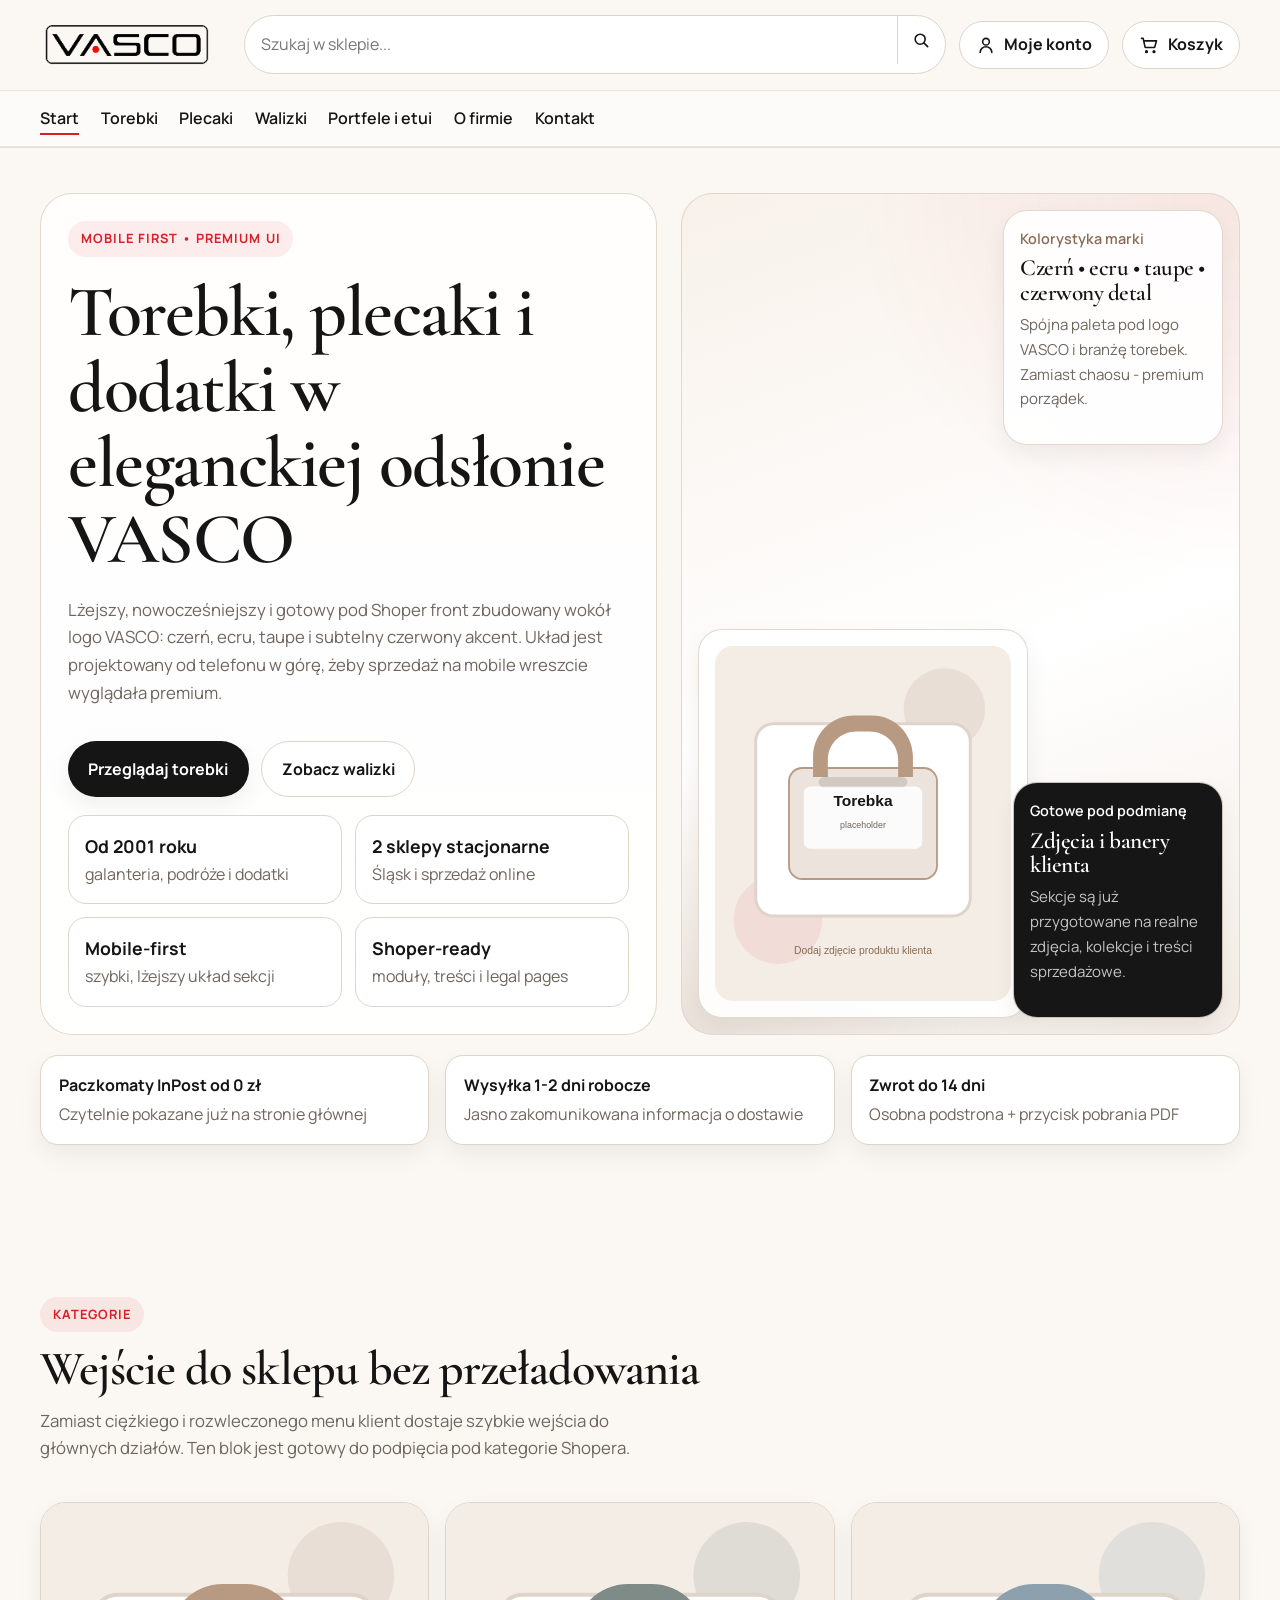
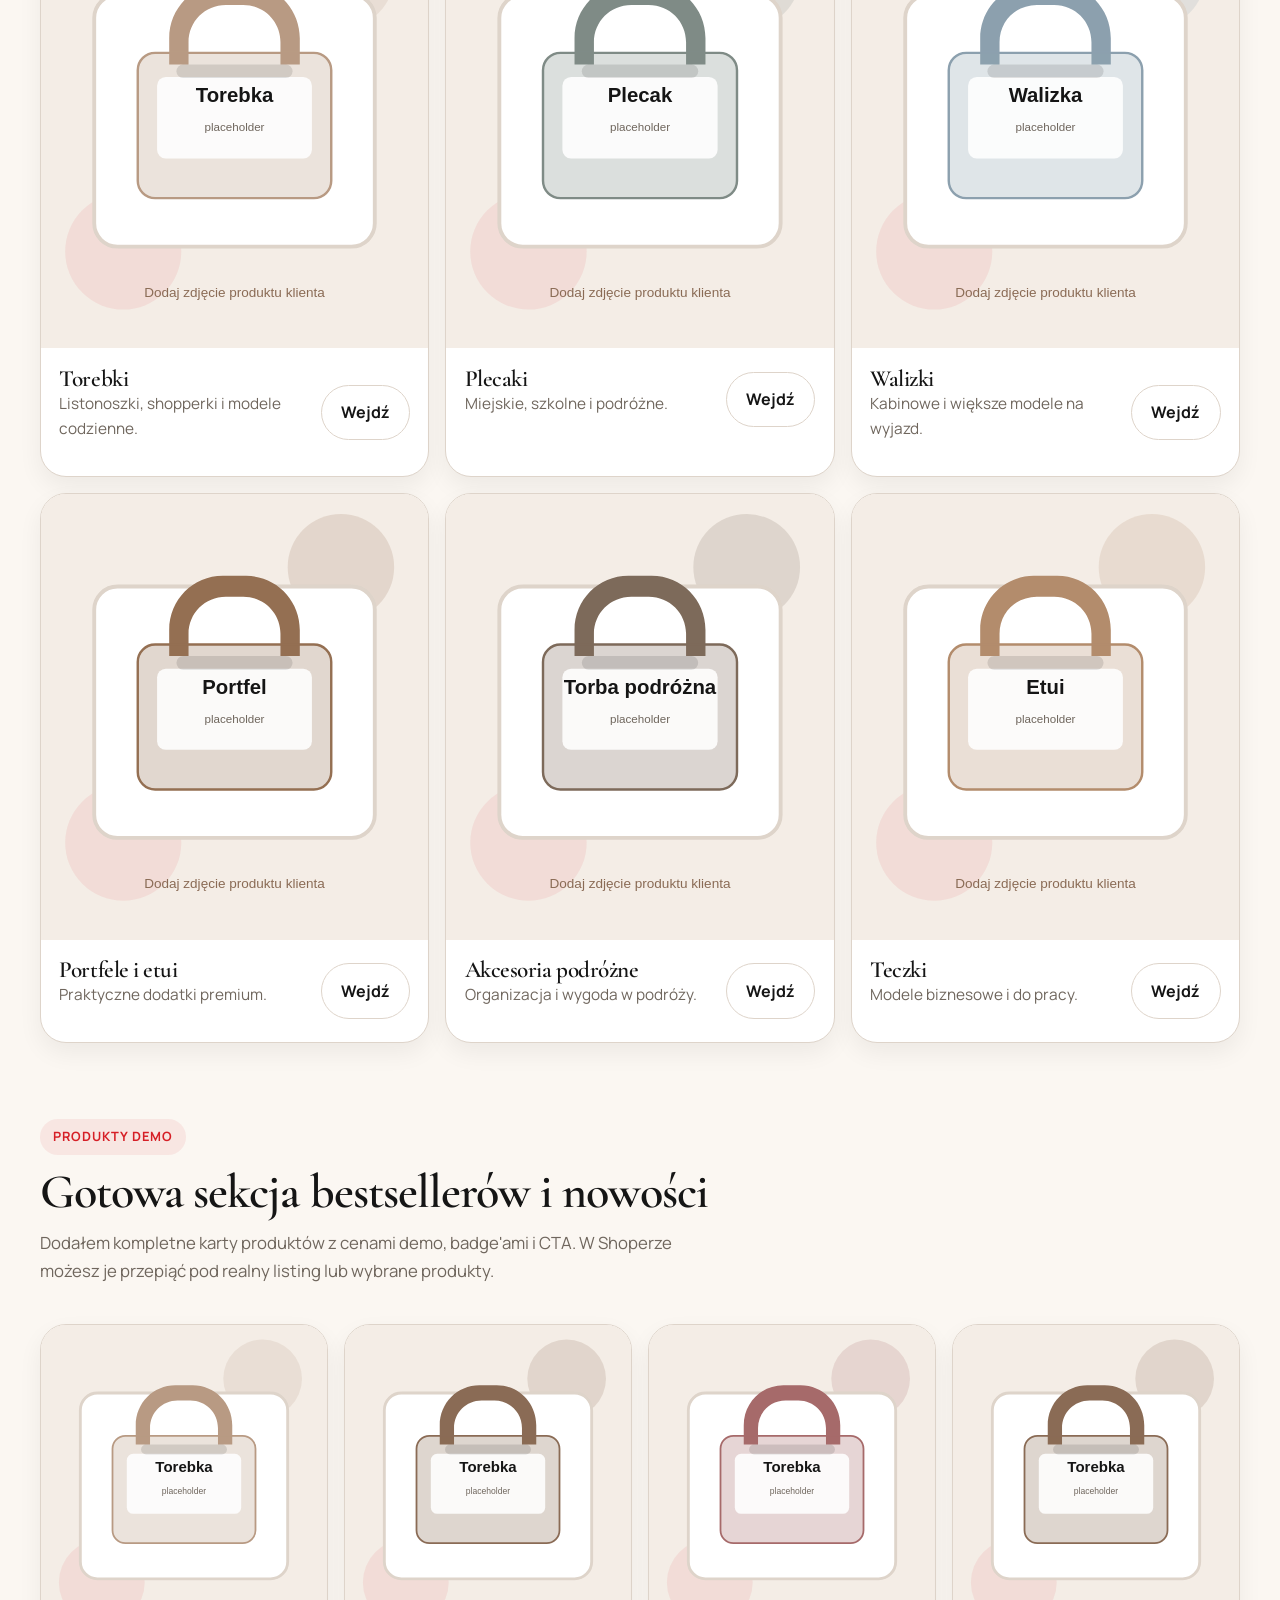
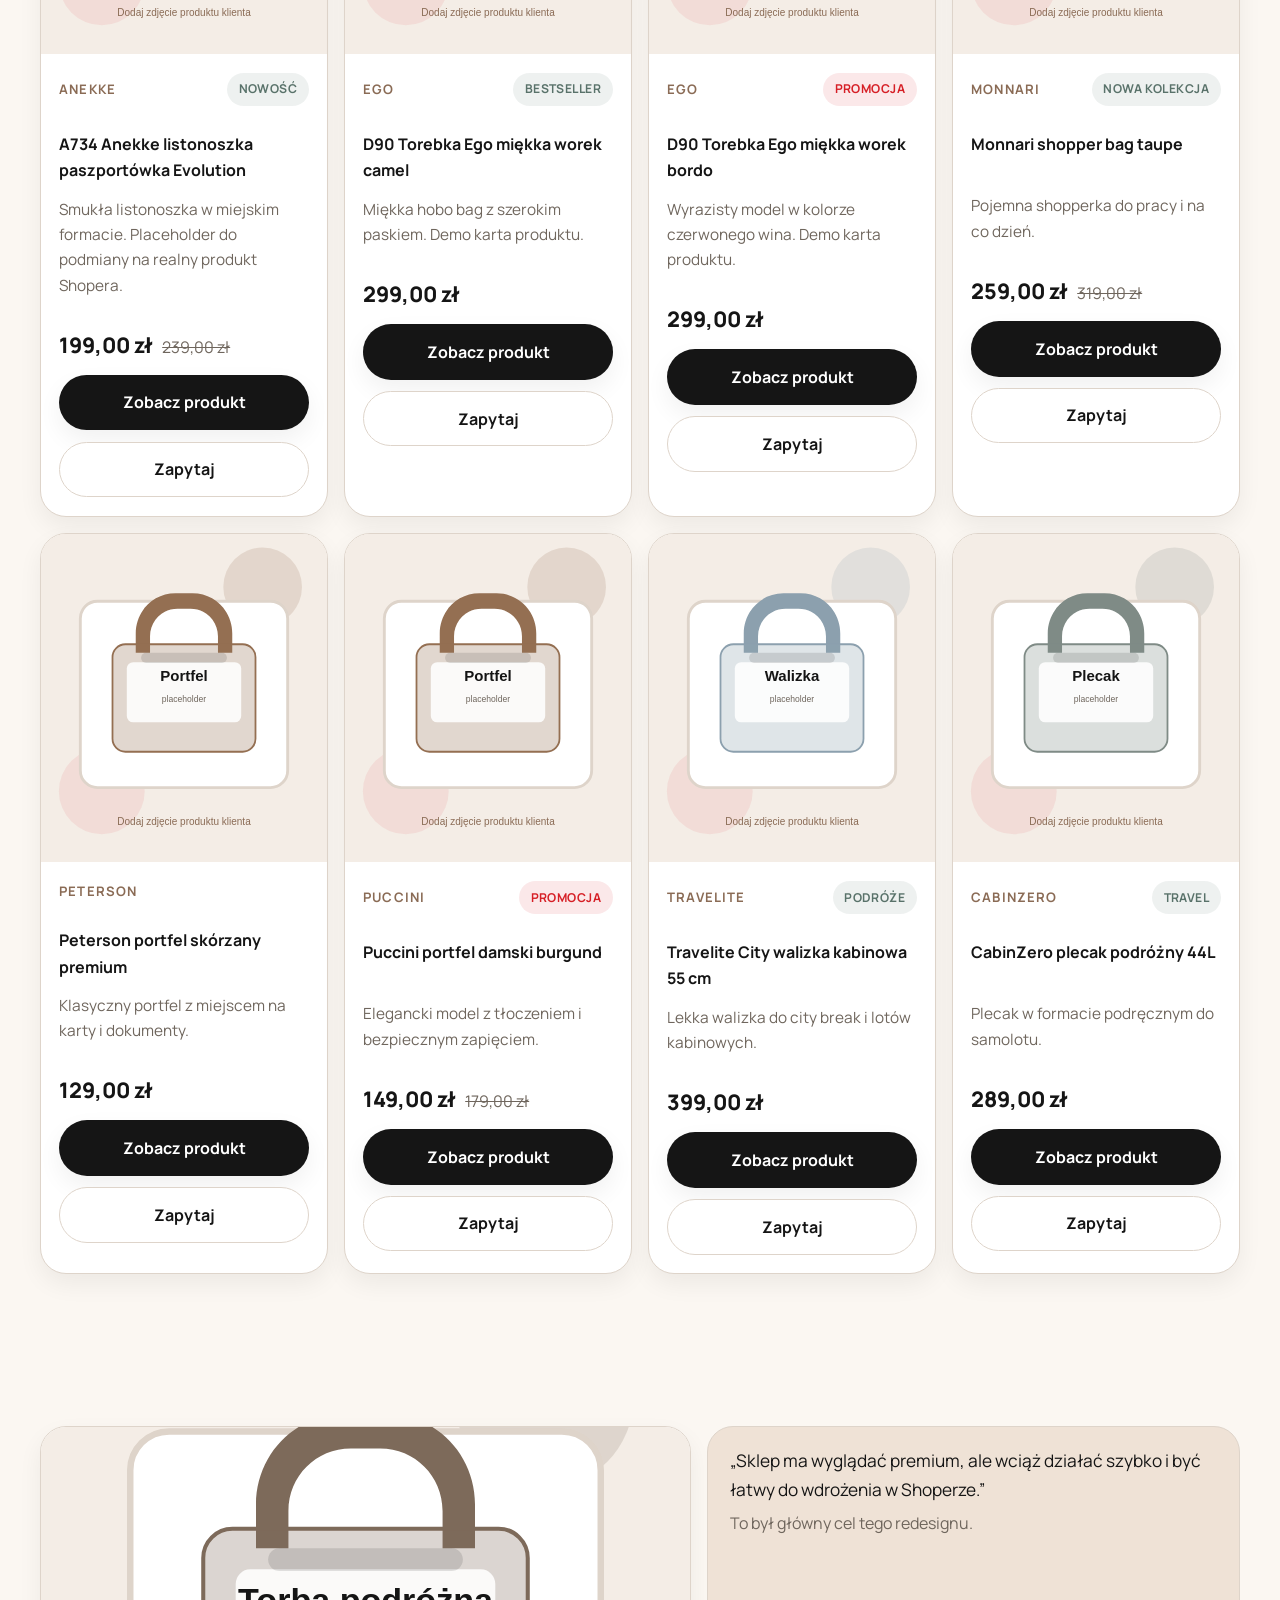
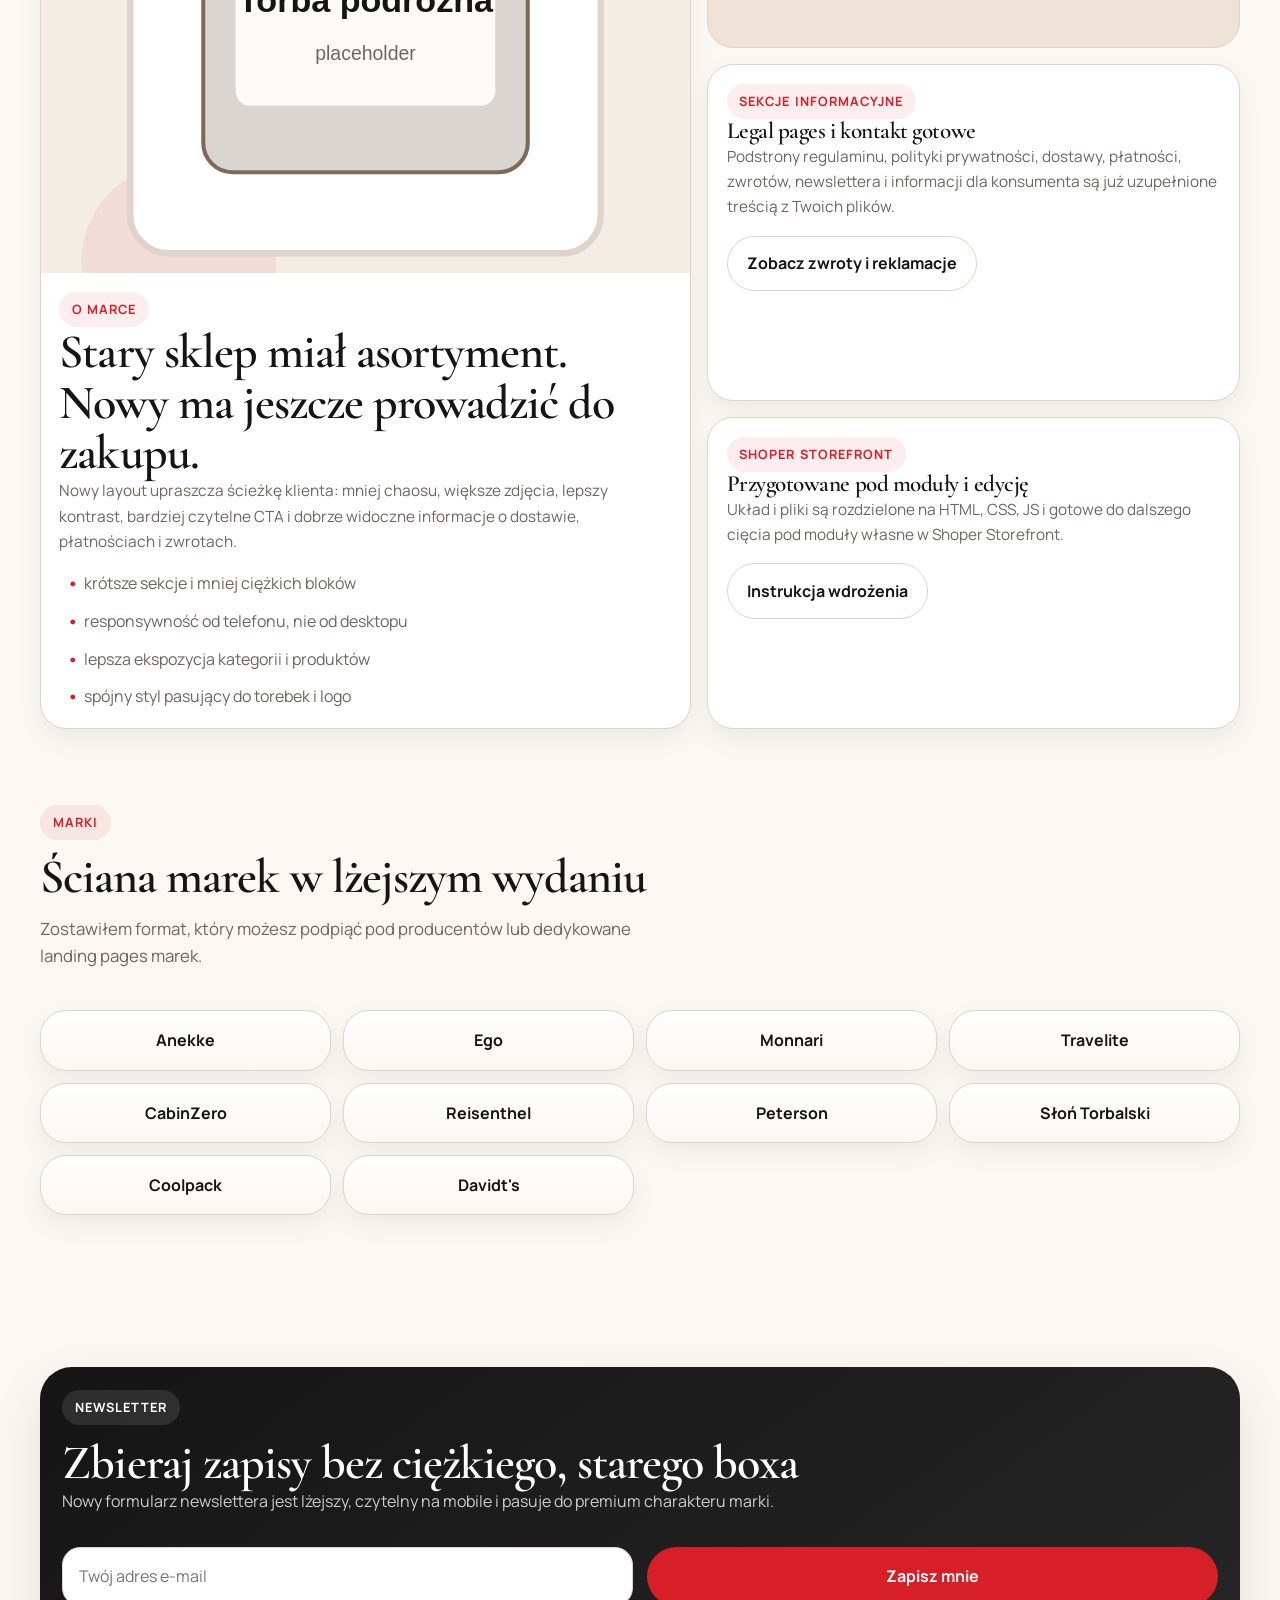
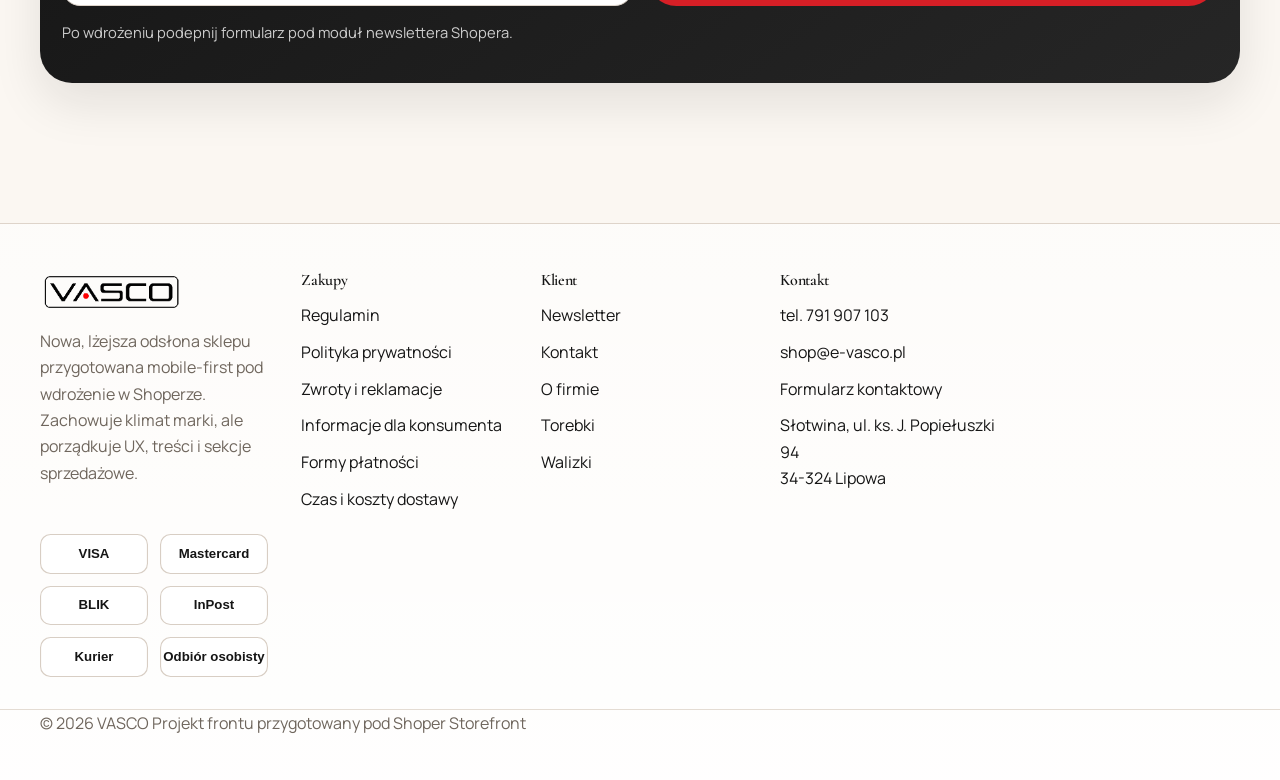
<file: index.html>
<!doctype html>
<html lang="pl">
<head>
  <meta charset="utf-8">
  <meta name="viewport" content="width=device-width, initial-scale=1">
  <title>VASCO - nowy front sklepu</title>
  <meta name="description" content="Nowoczesny, mobile-first projekt sklepu VASCO przygotowany pod wdrożenie w Shoperze.">
  <link rel="stylesheet" href="assets/css/style.css">
</head>
<body>

<div class="drawer-overlay" data-drawer-overlay></div>
<aside class="mobile-drawer" data-mobile-drawer>
  <div class="drawer-head">
    <img src="assets/img/logo-transparent.png" alt="VASCO" style="width:130px; background:transparent">
    <button class="btn btn-secondary" type="button" data-drawer-close>Zamknij</button>
  </div>
  <nav class="drawer-nav" aria-label="Mobilne menu">
    <a href="index.html">Start</a><a href="kategoria.html?category=Torebki">Torebki</a><a href="kategoria.html?category=Plecaki">Plecaki</a><a href="kategoria.html?category=Walizki">Walizki</a><a href="kategoria.html?category=Portfele%20i%20etui">Portfele i etui</a><a href="o-firmie.html">O firmie</a><a href="kontakt.html">Kontakt</a><a href="platnosci.html">Płatności</a><a href="dostawa.html">Dostawa</a><a href="zwroty-i-reklamacje.html">Zwroty i reklamacje</a><a href="regulamin.html">Regulamin</a>
  </nav>
  <div class="drawer-footer" style="margin-top:1rem">
    <a href="tel:+48791907103">791 907 103</a>
    <a href="mailto:shop@e-vasco.pl">shop@e-vasco.pl</a>
  </div>
</aside>

<header class="site-header">
  <div class="site-header-main">
    <div class="container">
      <div class="header-bar">
        <button class="burger" type="button" aria-label="Otwórz menu" data-nav-toggle>
          <span class="burger-lines"></span>
        </button>

        <a class="site-logo-link" href="index.html" aria-label="VASCO - strona główna">
          <img class="site-logo" src="assets/img/logo-transparent.png" alt="VASCO">
        </a>

        <div class="header-mobile-icons">
          <a class="icon-action" href="#" aria-label="Moje konto">
            <svg viewBox="0 0 24 24" aria-hidden="true"><path d="M19 21a7 7 0 0 0-14 0"/><circle cx="12" cy="8" r="4"/></svg>
          </a>
          <a class="icon-action" href="#" aria-label="Koszyk">
            <svg viewBox="0 0 24 24" aria-hidden="true"><circle cx="9" cy="20" r="1"/><circle cx="18" cy="20" r="1"/><path d="M3 4h2l2.2 10.2a1 1 0 0 0 1 .8h9.8a1 1 0 0 0 1-.8L21 7H7"/></svg>
          </a>
        </div>
      </div>

      <div class="header-tools">
        <form class="search-form" action="#" method="get" role="search">
          <input type="search" placeholder="Szukaj w sklepie..." aria-label="Szukaj w sklepie">
          <button type="submit" aria-label="Szukaj">
            <svg viewBox="0 0 24 24" aria-hidden="true"><circle cx="11" cy="11" r="6"/><path d="M20 20l-4.2-4.2"/></svg>
          </button>
        </form>
        <a class="header-action header-action--account" href="#" aria-label="Moje konto">
          <svg viewBox="0 0 24 24" aria-hidden="true"><path d="M19 21a7 7 0 0 0-14 0"/><circle cx="12" cy="8" r="4"/></svg>
          <span class="label">Moje konto</span>
        </a>
        <a class="header-action" href="#" aria-label="Koszyk">
          <svg viewBox="0 0 24 24" aria-hidden="true"><circle cx="9" cy="20" r="1"/><circle cx="18" cy="20" r="1"/><path d="M3 4h2l2.2 10.2a1 1 0 0 0 1 .8h9.8a1 1 0 0 0 1-.8L21 7H7"/></svg>
          <span class="label">Koszyk</span>
        </a>
      </div>
    </div>
  </div>
  <nav class="main-nav" aria-label="Główne menu">
    <div class="container">
      <ul class="main-nav-list">
        <li><a href="index.html" class="nav-link-home">Start</a></li>
        <li><a href="kategoria.html?category=Torebki">Torebki</a></li>
        <li><a href="kategoria.html?category=Plecaki">Plecaki</a></li>
        <li><a href="kategoria.html?category=Walizki">Walizki</a></li>
        <li><a href="kategoria.html?category=Portfele%20i%20etui">Portfele i etui</a></li>
        <li><a href="o-firmie.html">O firmie</a></li>
        <li><a href="kontakt.html">Kontakt</a></li>
      </ul>
    </div>
  </nav>
</header>

<main>

<section class="hero">
  <div class="container hero-grid">
    <div class="hero-copy">
      <span class="eyebrow">Mobile first • premium UI</span>
      <h1>Torebki, plecaki i dodatki w eleganckiej odsłonie VASCO</h1>
      <p class="lead">Lżejszy, nowocześniejszy i gotowy pod Shoper front zbudowany wokół logo VASCO: czerń, ecru, taupe i subtelny czerwony akcent. Układ jest projektowany od telefonu w górę, żeby sprzedaż na mobile wreszcie wyglądała premium.</p>
      <div class="hero-actions">
        <a class="btn btn-primary" href="kategoria.html?category=Torebki">Przeglądaj torebki</a>
        <a class="btn btn-secondary" href="kategoria.html?category=Walizki">Zobacz walizki</a>
      </div>
      <div class="hero-stats">
        <div class="hero-stat">
          <strong>Od 2001 roku</strong>
          <span class="muted">galanteria, podróże i dodatki</span>
        </div>
        <div class="hero-stat">
          <strong>2 sklepy stacjonarne</strong>
          <span class="muted">Śląsk i sprzedaż online</span>
        </div>
        <div class="hero-stat">
          <strong>Mobile-first</strong>
          <span class="muted">szybki, lżejszy układ sekcji</span>
        </div>
        <div class="hero-stat">
          <strong>Shoper-ready</strong>
          <span class="muted">moduły, treści i legal pages</span>
        </div>
      </div>
    </div>

    <div class="hero-visual">
      <div class="hero-card hero-card--bag">
        <img src="assets/img/placeholders/bag-1.svg" alt="Placeholder torebki">
      </div>
      <div class="hero-card hero-card--note">
        <div class="kicker">Kolorystyka marki</div>
        <h3 style="margin:.35rem 0 .5rem">Czerń • ecru • taupe • czerwony detal</h3>
        <p class="small">Spójna paleta pod logo VASCO i branżę torebek. Zamiast chaosu - premium porządek.</p>
      </div>
      <div class="hero-card hero-card--accent">
        <div class="kicker" style="color:#fff">Gotowe pod podmianę</div>
        <h3 style="margin:.35rem 0 .5rem">Zdjęcia i banery klienta</h3>
        <p class="small">Sekcje są już przygotowane na realne zdjęcia, kolekcje i treści sprzedażowe.</p>
      </div>
    </div>
  </div>

  <div class="container metric-strip">
    <div class="metric-item">
      <strong>Paczkomaty InPost od 0 zł</strong>
      <span class="muted">Czytelnie pokazane już na stronie głównej</span>
    </div>
    <div class="metric-item">
      <strong>Wysyłka 1-2 dni robocze</strong>
      <span class="muted">Jasno zakomunikowana informacja o dostawie</span>
    </div>
    <div class="metric-item">
      <strong>Zwrot do 14 dni</strong>
      <span class="muted">Osobna podstrona + przycisk pobrania PDF</span>
    </div>
  </div>
</section>

<section class="section">
  <div class="container">
    <div class="section-head">
      <span class="eyebrow">Kategorie</span>
      <h2>Wejście do sklepu bez przeładowania</h2>
      <p class="lead">Zamiast ciężkiego i rozwleczonego menu klient dostaje szybkie wejścia do głównych działów. Ten blok jest gotowy do podpięcia pod kategorie Shopera.</p>
    </div>
    <div class="card-grid categories">
      <article class="category-card">
        <img src="assets/img/placeholders/bag-1.svg" alt="Torebki">
        <div class="category-card-body"><div><h3>Torebki</h3><p>Listonoszki, shopperki i modele codzienne.</p></div><a class="btn btn-secondary" href="kategoria.html?category=Torebki">Wejdź</a></div>
      </article>
      <article class="category-card">
        <img src="assets/img/placeholders/backpack.svg" alt="Plecaki">
        <div class="category-card-body"><div><h3>Plecaki</h3><p>Miejskie, szkolne i podróżne.</p></div><a class="btn btn-secondary" href="kategoria.html?category=Plecaki">Wejdź</a></div>
      </article>
      <article class="category-card">
        <img src="assets/img/placeholders/suitcase.svg" alt="Walizki">
        <div class="category-card-body"><div><h3>Walizki</h3><p>Kabinowe i większe modele na wyjazd.</p></div><a class="btn btn-secondary" href="kategoria.html?category=Walizki">Wejdź</a></div>
      </article>
      <article class="category-card">
        <img src="assets/img/placeholders/wallet.svg" alt="Portfele i etui">
        <div class="category-card-body"><div><h3>Portfele i etui</h3><p>Praktyczne dodatki premium.</p></div><a class="btn btn-secondary" href="kategoria.html?category=Portfele%20i%20etui">Wejdź</a></div>
      </article>
      <article class="category-card">
        <img src="assets/img/placeholders/travel-bag.svg" alt="Akcesoria podróżne">
        <div class="category-card-body"><div><h3>Akcesoria podróżne</h3><p>Organizacja i wygoda w podróży.</p></div><a class="btn btn-secondary" href="kategoria.html?category=Akcesoria%20podr%C3%B3%C5%BCne">Wejdź</a></div>
      </article>
      <article class="category-card">
        <img src="assets/img/placeholders/case.svg" alt="Teczki">
        <div class="category-card-body"><div><h3>Teczki</h3><p>Modele biznesowe i do pracy.</p></div><a class="btn btn-secondary" href="kategoria.html?category=Teczki">Wejdź</a></div>
      </article>
    </div>
  </div>
</section>

<section class="section" style="padding-top:0">
  <div class="container">
    <div class="section-head">
      <span class="eyebrow">Produkty demo</span>
      <h2>Gotowa sekcja bestsellerów i nowości</h2>
      <p class="lead">Dodałem kompletne karty produktów z cenami demo, badge'ami i CTA. W Shoperze możesz je przepiąć pod realny listing lub wybrane produkty.</p>
    </div>
    <div class="card-grid products" data-products="featured"></div>
  </div>
</section>

<section class="section">
  <div class="container story-grid">
    <article class="story-card">
      <img src="assets/img/placeholders/travel-bag.svg" alt="Styl VASCO">
      <div class="story-card-body">
        <span class="eyebrow">O marce</span>
        <h2>Stary sklep miał asortyment. Nowy ma jeszcze prowadzić do zakupu.</h2>
        <p>Nowy layout upraszcza ścieżkę klienta: mniej chaosu, większe zdjęcia, lepszy kontrast, bardziej czytelne CTA i dobrze widoczne informacje o dostawie, płatnościach i zwrotach.</p>
        <ul class="check-list">
          <li>krótsze sekcje i mniej ciężkich bloków</li>
          <li>responsywność od telefonu, nie od desktopu</li>
          <li>lepsza ekspozycja kategorii i produktów</li>
          <li>spójny styl pasujący do torebek i logo</li>
        </ul>
      </div>
    </article>
    <div style="display:grid; gap:1rem">
      <div class="quote">
        <p>„Sklep ma wyglądać premium, ale wciąż działać szybko i być łatwy do wdrożenia w Shoperze.”</p>
        <span class="muted">To był główny cel tego redesignu.</span>
      </div>
      <article class="info-card">
        <div class="info-card-body">
          <span class="eyebrow">Sekcje informacyjne</span>
          <h3>Legal pages i kontakt gotowe</h3>
          <p>Podstrony regulaminu, polityki prywatności, dostawy, płatności, zwrotów, newslettera i informacji dla konsumenta są już uzupełnione treścią z Twoich plików.</p>
          <a class="btn btn-secondary" href="zwroty-i-reklamacje.html">Zobacz zwroty i reklamacje</a>
        </div>
      </article>
      <article class="info-card">
        <div class="info-card-body">
          <span class="eyebrow">Shoper Storefront</span>
          <h3>Przygotowane pod moduły i edycję</h3>
          <p>Układ i pliki są rozdzielone na HTML, CSS, JS i gotowe do dalszego cięcia pod moduły własne w Shoper Storefront.</p>
          <a class="btn btn-secondary" href="README-WDROZENIE-SHOPER.md">Instrukcja wdrożenia</a>
        </div>
      </article>
    </div>
  </div>
</section>

<section class="section" style="padding-top:0">
  <div class="container">
    <div class="section-head">
      <span class="eyebrow">Marki</span>
      <h2>Ściana marek w lżejszym wydaniu</h2>
      <p class="lead">Zostawiłem format, który możesz podpiąć pod producentów lub dedykowane landing pages marek.</p>
    </div>
    <div class="brand-wall" data-brand-wall></div>
  </div>
</section>

<section class="section">
  <div class="container">
    <div class="cta-banner">
      <div>
        <span class="eyebrow" style="background:rgba(255,255,255,.1); color:#fff">Newsletter</span>
        <h2 style="margin-top:.8rem">Zbieraj zapisy bez ciężkiego, starego boxa</h2>
        <p>Nowy formularz newslettera jest lżejszy, czytelny na mobile i pasuje do premium charakteru marki.</p>
      </div>
      <form class="newsletter-form" data-newsletter-form>
        <div class="form-row">
          <input class="field" type="email" placeholder="Twój adres e-mail" aria-label="Adres e-mail">
          <button class="btn btn-accent" type="submit">Zapisz mnie</button>
        </div>
        <p class="form-note" data-form-feedback>Po wdrożeniu podepnij formularz pod moduł newslettera Shopera.</p>
      </form>
    </div>
  </div>
</section>

</main>

<footer class="site-footer">
  <div class="footer-main">
    <div class="container footer-grid">
      <div class="footer-brand">
        <img src="assets/img/logo-transparent.png" alt="VASCO">
        <p>Nowa, lżejsza odsłona sklepu przygotowana mobile-first pod wdrożenie w Shoperze. Zachowuje klimat marki, ale porządkuje UX, treści i sekcje sprzedażowe.</p>
        <div class="footer-logos"><img src="assets/img/badges/payment-visa.svg" alt="Visa"><img src="assets/img/badges/payment-mastercard.svg" alt="Mastercard"><img src="assets/img/badges/payment-blik.svg" alt="BLIK"><img src="assets/img/badges/shipping-inpost.svg" alt="InPost"><img src="assets/img/badges/shipping-courier.svg" alt="Kurier"><img src="assets/img/badges/shipping-pickup.svg" alt="Odbiór osobisty"></div>
      </div>
      <div class="footer-col"><h3>Zakupy</h3><nav class="footer-nav"><a href="regulamin.html">Regulamin</a><a href="polityka-prywatnosci.html">Polityka prywatności</a><a href="zwroty-i-reklamacje.html">Zwroty i reklamacje</a><a href="informacja-dla-konsumenta.html">Informacje dla konsumenta</a><a href="platnosci.html">Formy płatności</a><a href="dostawa.html">Czas i koszty dostawy</a></nav></div><div class="footer-col"><h3>Klient</h3><nav class="footer-nav"><a href="newsletter.html">Newsletter</a><a href="kontakt.html">Kontakt</a><a href="o-firmie.html">O firmie</a><a href="kategoria.html?category=Torebki">Torebki</a><a href="kategoria.html?category=Walizki">Walizki</a></nav></div>
      <div class="footer-col">
        <h3>Kontakt</h3>
        <nav class="footer-nav">
          <a href="tel:+48791907103">tel. 791 907 103</a>
          <a href="mailto:shop@e-vasco.pl">shop@e-vasco.pl</a>
          <a href="kontakt.html">Formularz kontaktowy</a>
          <span>Słotwina, ul. ks. J. Popiełuszki 94<br>34-324 Lipowa</span>
        </nav>
      </div>
    </div>
  </div>
  <div class="footer-bottom">
    <div class="container">
      <span>© <span data-current-year></span> VASCO</span>
      <span>Projekt frontu przygotowany pod Shoper Storefront</span>
    </div>
  </div>
</footer>

<script src="assets/js/products.js"></script>
<script src="assets/js/main.js"></script>
</body>
</html>
</file>
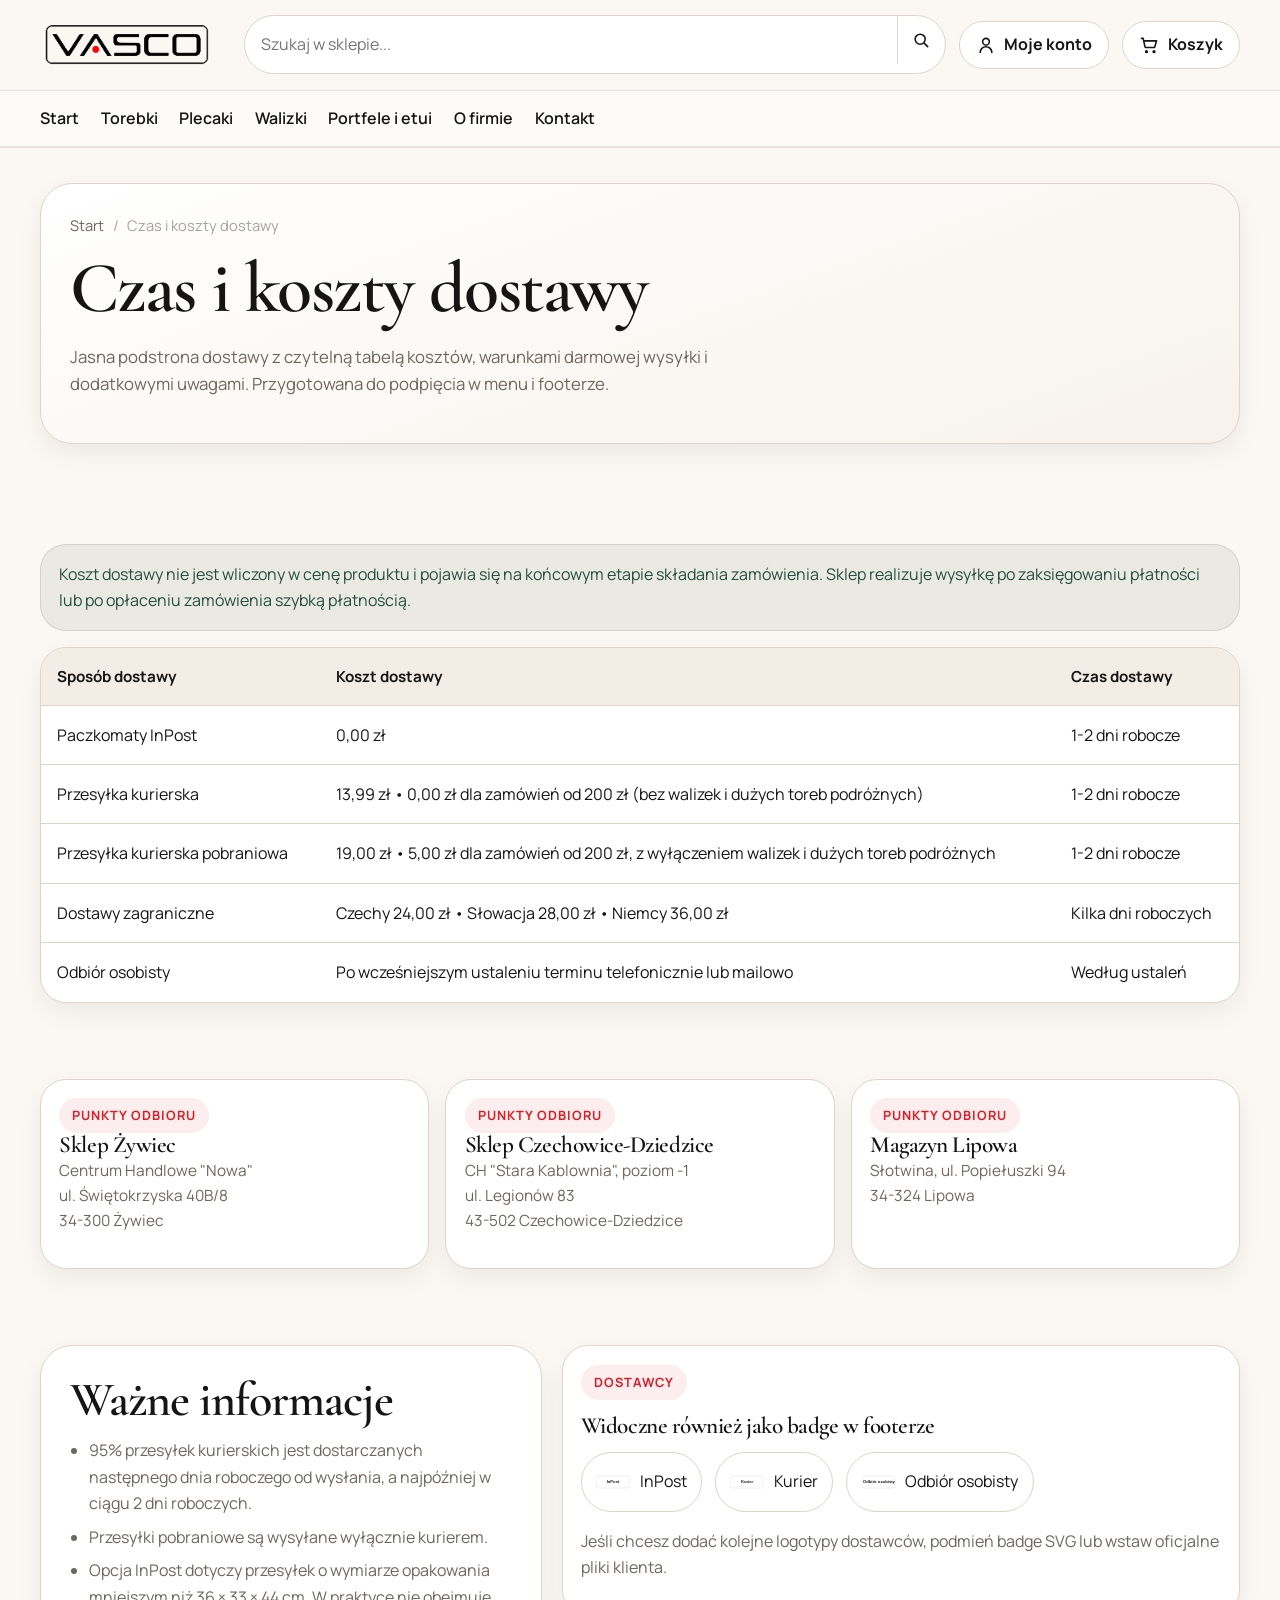
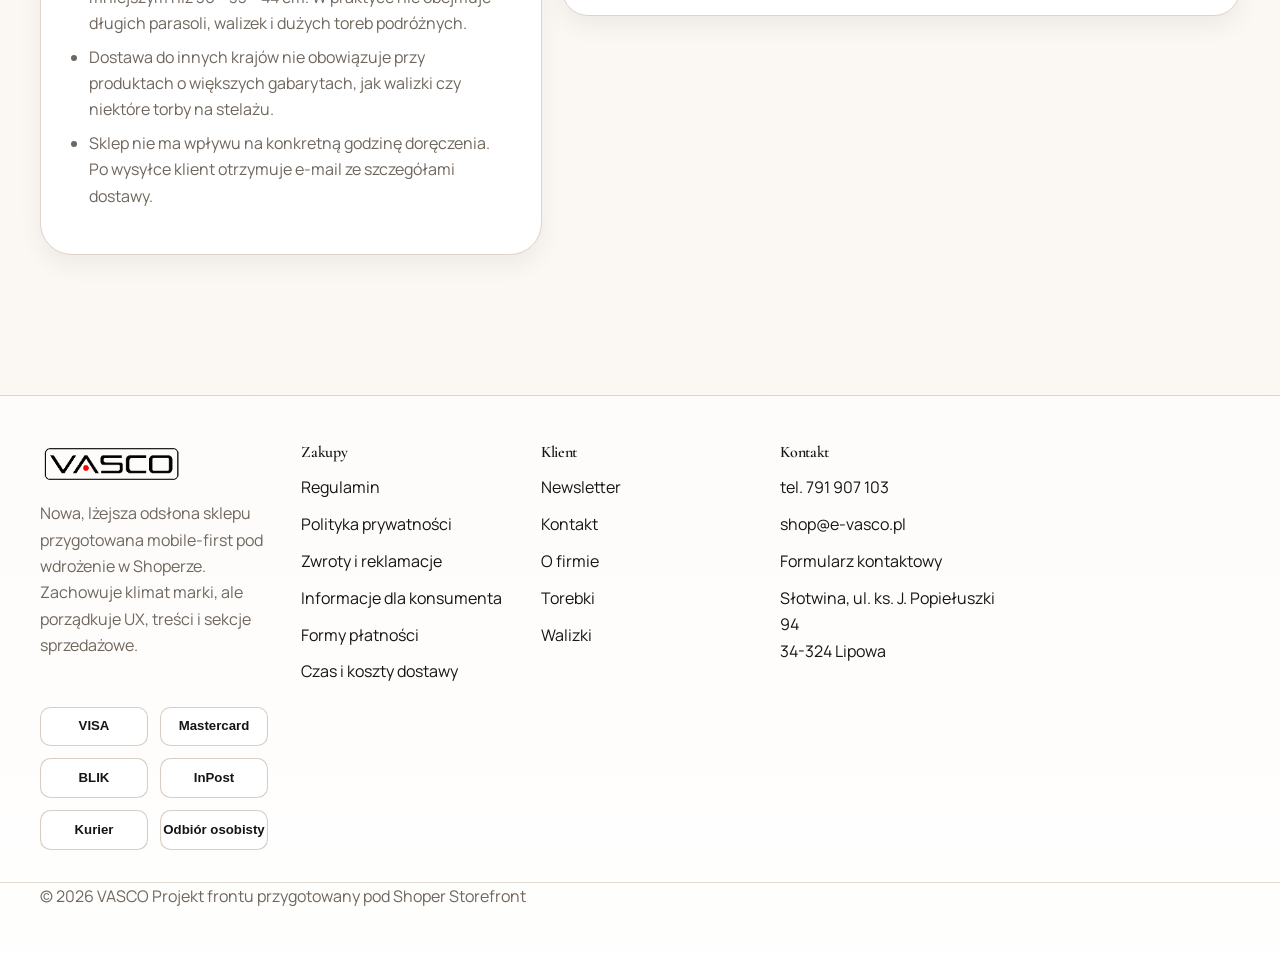
<file: dostawa.html>
<!doctype html>
<html lang="pl">
<head>
  <meta charset="utf-8">
  <meta name="viewport" content="width=device-width, initial-scale=1">
  <title>VASCO - czas i koszty dostawy</title>
  <meta name="description" content="Podstrona dostawy VASCO z tabelą kosztów, czasami realizacji i punktami odbioru.">
  <link rel="stylesheet" href="assets/css/style.css">
</head>
<body>

<div class="drawer-overlay" data-drawer-overlay></div>
<aside class="mobile-drawer" data-mobile-drawer>
  <div class="drawer-head">
    <img src="assets/img/logo-transparent.png" alt="VASCO" style="width:130px; background:transparent">
    <button class="btn btn-secondary" type="button" data-drawer-close>Zamknij</button>
  </div>
  <nav class="drawer-nav" aria-label="Mobilne menu">
    <a href="index.html">Start</a><a href="kategoria.html?category=Torebki">Torebki</a><a href="kategoria.html?category=Plecaki">Plecaki</a><a href="kategoria.html?category=Walizki">Walizki</a><a href="kategoria.html?category=Portfele%20i%20etui">Portfele i etui</a><a href="o-firmie.html">O firmie</a><a href="kontakt.html">Kontakt</a><a href="platnosci.html">Płatności</a><a href="dostawa.html">Dostawa</a><a href="zwroty-i-reklamacje.html">Zwroty i reklamacje</a><a href="regulamin.html">Regulamin</a>
  </nav>
  <div class="drawer-footer" style="margin-top:1rem">
    <a href="tel:+48791907103">791 907 103</a>
    <a href="mailto:shop@e-vasco.pl">shop@e-vasco.pl</a>
  </div>
</aside>

<header class="site-header">
  <div class="site-header-main">
    <div class="container">
      <div class="header-bar">
        <button class="burger" type="button" aria-label="Otwórz menu" data-nav-toggle>
          <span class="burger-lines"></span>
        </button>

        <a class="site-logo-link" href="index.html" aria-label="VASCO - strona główna">
          <img class="site-logo" src="assets/img/logo-transparent.png" alt="VASCO">
        </a>

        <div class="header-mobile-icons">
          <a class="icon-action" href="#" aria-label="Moje konto">
            <svg viewBox="0 0 24 24" aria-hidden="true"><path d="M19 21a7 7 0 0 0-14 0"/><circle cx="12" cy="8" r="4"/></svg>
          </a>
          <a class="icon-action" href="#" aria-label="Koszyk">
            <svg viewBox="0 0 24 24" aria-hidden="true"><circle cx="9" cy="20" r="1"/><circle cx="18" cy="20" r="1"/><path d="M3 4h2l2.2 10.2a1 1 0 0 0 1 .8h9.8a1 1 0 0 0 1-.8L21 7H7"/></svg>
          </a>
        </div>
      </div>

      <div class="header-tools">
        <form class="search-form" action="#" method="get" role="search">
          <input type="search" placeholder="Szukaj w sklepie..." aria-label="Szukaj w sklepie">
          <button type="submit" aria-label="Szukaj">
            <svg viewBox="0 0 24 24" aria-hidden="true"><circle cx="11" cy="11" r="6"/><path d="M20 20l-4.2-4.2"/></svg>
          </button>
        </form>
        <a class="header-action header-action--account" href="#" aria-label="Moje konto">
          <svg viewBox="0 0 24 24" aria-hidden="true"><path d="M19 21a7 7 0 0 0-14 0"/><circle cx="12" cy="8" r="4"/></svg>
          <span class="label">Moje konto</span>
        </a>
        <a class="header-action" href="#" aria-label="Koszyk">
          <svg viewBox="0 0 24 24" aria-hidden="true"><circle cx="9" cy="20" r="1"/><circle cx="18" cy="20" r="1"/><path d="M3 4h2l2.2 10.2a1 1 0 0 0 1 .8h9.8a1 1 0 0 0 1-.8L21 7H7"/></svg>
          <span class="label">Koszyk</span>
        </a>
      </div>
    </div>
  </div>
  <nav class="main-nav" aria-label="Główne menu">
    <div class="container">
      <ul class="main-nav-list">
        <li><a href="index.html" class="nav-link-home">Start</a></li>
        <li><a href="kategoria.html?category=Torebki">Torebki</a></li>
        <li><a href="kategoria.html?category=Plecaki">Plecaki</a></li>
        <li><a href="kategoria.html?category=Walizki">Walizki</a></li>
        <li><a href="kategoria.html?category=Portfele%20i%20etui">Portfele i etui</a></li>
        <li><a href="o-firmie.html">O firmie</a></li>
        <li><a href="kontakt.html">Kontakt</a></li>
      </ul>
    </div>
  </nav>
</header>

<main>

<section class="page-hero">
  <div class="container">
    <div class="page-hero-card">
      <nav class="breadcrumbs" aria-label="Breadcrumbs">
        <a href="index.html">Start</a>
        <span>/</span>
        <span>Czas i koszty dostawy</span>
      </nav>
      <h1>Czas i koszty dostawy</h1>
      <p class="lead" style="margin-top:1rem">Jasna podstrona dostawy z czytelną tabelą kosztów, warunkami darmowej wysyłki i dodatkowymi uwagami. Przygotowana do podpięcia w menu i footerze.</p>
    </div>
  </div>
</section>

<section class="section section-sm">
  <div class="container">
    <div class="notice-strip" style="margin-bottom:1rem">
      Koszt dostawy nie jest wliczony w cenę produktu i pojawia się na końcowym etapie składania zamówienia. Sklep realizuje wysyłkę po zaksięgowaniu płatności lub po opłaceniu zamówienia szybką płatnością.
    </div>
    <div class="table-wrap">
      <table>
        <thead>
          <tr>
            <th>Sposób dostawy</th>
            <th>Koszt dostawy</th>
            <th>Czas dostawy</th>
          </tr>
        </thead>
        <tbody>
          <tr>
            <td>Paczkomaty InPost</td>
            <td>0,00 zł</td>
            <td>1-2 dni robocze</td>
          </tr>
          <tr>
            <td>Przesyłka kurierska</td>
            <td>13,99 zł • 0,00 zł dla zamówień od 200 zł (bez walizek i dużych toreb podróżnych)</td>
            <td>1-2 dni robocze</td>
          </tr>
          <tr>
            <td>Przesyłka kurierska pobraniowa</td>
            <td>19,00 zł • 5,00 zł dla zamówień od 200 zł, z wyłączeniem walizek i dużych toreb podróżnych</td>
            <td>1-2 dni robocze</td>
          </tr>
          <tr>
            <td>Dostawy zagraniczne</td>
            <td>Czechy 24,00 zł • Słowacja 28,00 zł • Niemcy 36,00 zł</td>
            <td>Kilka dni roboczych</td>
          </tr>
          <tr>
            <td>Odbiór osobisty</td>
            <td>Po wcześniejszym ustaleniu terminu telefonicznie lub mailowo</td>
            <td>Według ustaleń</td>
          </tr>
        </tbody>
      </table>
    </div>
  </div>
</section>

<section class="section section-sm" style="padding-top:0">
  <div class="container delivery-grid">
    <article class="delivery-card">
      <div class="delivery-card-body">
        <span class="eyebrow">Punkty odbioru</span>
        <h3>Sklep Żywiec</h3>
        <p>Centrum Handlowe "Nowa"<br>ul. Świętokrzyska 40B/8<br>34-300 Żywiec</p>
      </div>
    </article>
    <article class="delivery-card">
      <div class="delivery-card-body">
        <span class="eyebrow">Punkty odbioru</span>
        <h3>Sklep Czechowice-Dziedzice</h3>
        <p>CH "Stara Kablownia", poziom -1<br>ul. Legionów 83<br>43-502 Czechowice-Dziedzice</p>
      </div>
    </article>
    <article class="delivery-card">
      <div class="delivery-card-body">
        <span class="eyebrow">Punkty odbioru</span>
        <h3>Magazyn Lipowa</h3>
        <p>Słotwina, ul. Popiełuszki 94<br>34-324 Lipowa</p>
      </div>
    </article>
  </div>
</section>

<section class="section section-sm" style="padding-top:0">
  <div class="container split-layout">
    <article class="content-prose">
      <h2>Ważne informacje</h2>
      <ul>
        <li>95% przesyłek kurierskich jest dostarczanych następnego dnia roboczego od wysłania, a najpóźniej w ciągu 2 dni roboczych.</li>
        <li>Przesyłki pobraniowe są wysyłane wyłącznie kurierem.</li>
        <li>Opcja InPost dotyczy przesyłek o wymiarze opakowania mniejszym niż 36 × 33 × 44 cm. W praktyce nie obejmuje długich parasoli, walizek i dużych toreb podróżnych.</li>
        <li>Dostawa do innych krajów nie obowiązuje przy produktach o większych gabarytach, jak walizki czy niektóre torby na stelażu.</li>
        <li>Sklep nie ma wpływu na konkretną godzinę doręczenia. Po wysyłce klient otrzymuje e-mail ze szczegółami dostawy.</li>
      </ul>
    </article>
    <aside class="sidebar-card">
      <span class="eyebrow">Dostawcy</span>
      <h3 style="margin:.9rem 0 .8rem">Widoczne również jako badge w footerze</h3>
      <div class="icon-badges">
        <span class="icon-badge"><img src="assets/img/badges/shipping-inpost.svg" alt="InPost"><span>InPost</span></span>
        <span class="icon-badge"><img src="assets/img/badges/shipping-courier.svg" alt="Kurier"><span>Kurier</span></span>
        <span class="icon-badge"><img src="assets/img/badges/shipping-pickup.svg" alt="Odbiór osobisty"><span>Odbiór osobisty</span></span>
      </div>
      <p style="margin-top:1rem">Jeśli chcesz dodać kolejne logotypy dostawców, podmień badge SVG lub wstaw oficjalne pliki klienta.</p>
    </aside>
  </div>
</section>

</main>

<footer class="site-footer">
  <div class="footer-main">
    <div class="container footer-grid">
      <div class="footer-brand">
        <img src="assets/img/logo-transparent.png" alt="VASCO">
        <p>Nowa, lżejsza odsłona sklepu przygotowana mobile-first pod wdrożenie w Shoperze. Zachowuje klimat marki, ale porządkuje UX, treści i sekcje sprzedażowe.</p>
        <div class="footer-logos"><img src="assets/img/badges/payment-visa.svg" alt="Visa"><img src="assets/img/badges/payment-mastercard.svg" alt="Mastercard"><img src="assets/img/badges/payment-blik.svg" alt="BLIK"><img src="assets/img/badges/shipping-inpost.svg" alt="InPost"><img src="assets/img/badges/shipping-courier.svg" alt="Kurier"><img src="assets/img/badges/shipping-pickup.svg" alt="Odbiór osobisty"></div>
      </div>
      <div class="footer-col"><h3>Zakupy</h3><nav class="footer-nav"><a href="regulamin.html">Regulamin</a><a href="polityka-prywatnosci.html">Polityka prywatności</a><a href="zwroty-i-reklamacje.html">Zwroty i reklamacje</a><a href="informacja-dla-konsumenta.html">Informacje dla konsumenta</a><a href="platnosci.html">Formy płatności</a><a href="dostawa.html">Czas i koszty dostawy</a></nav></div><div class="footer-col"><h3>Klient</h3><nav class="footer-nav"><a href="newsletter.html">Newsletter</a><a href="kontakt.html">Kontakt</a><a href="o-firmie.html">O firmie</a><a href="kategoria.html?category=Torebki">Torebki</a><a href="kategoria.html?category=Walizki">Walizki</a></nav></div>
      <div class="footer-col">
        <h3>Kontakt</h3>
        <nav class="footer-nav">
          <a href="tel:+48791907103">tel. 791 907 103</a>
          <a href="mailto:shop@e-vasco.pl">shop@e-vasco.pl</a>
          <a href="kontakt.html">Formularz kontaktowy</a>
          <span>Słotwina, ul. ks. J. Popiełuszki 94<br>34-324 Lipowa</span>
        </nav>
      </div>
    </div>
  </div>
  <div class="footer-bottom">
    <div class="container">
      <span>© <span data-current-year></span> VASCO</span>
      <span>Projekt frontu przygotowany pod Shoper Storefront</span>
    </div>
  </div>
</footer>

<script src="assets/js/products.js"></script>
<script src="assets/js/main.js"></script>
</body>
</html>
</file>
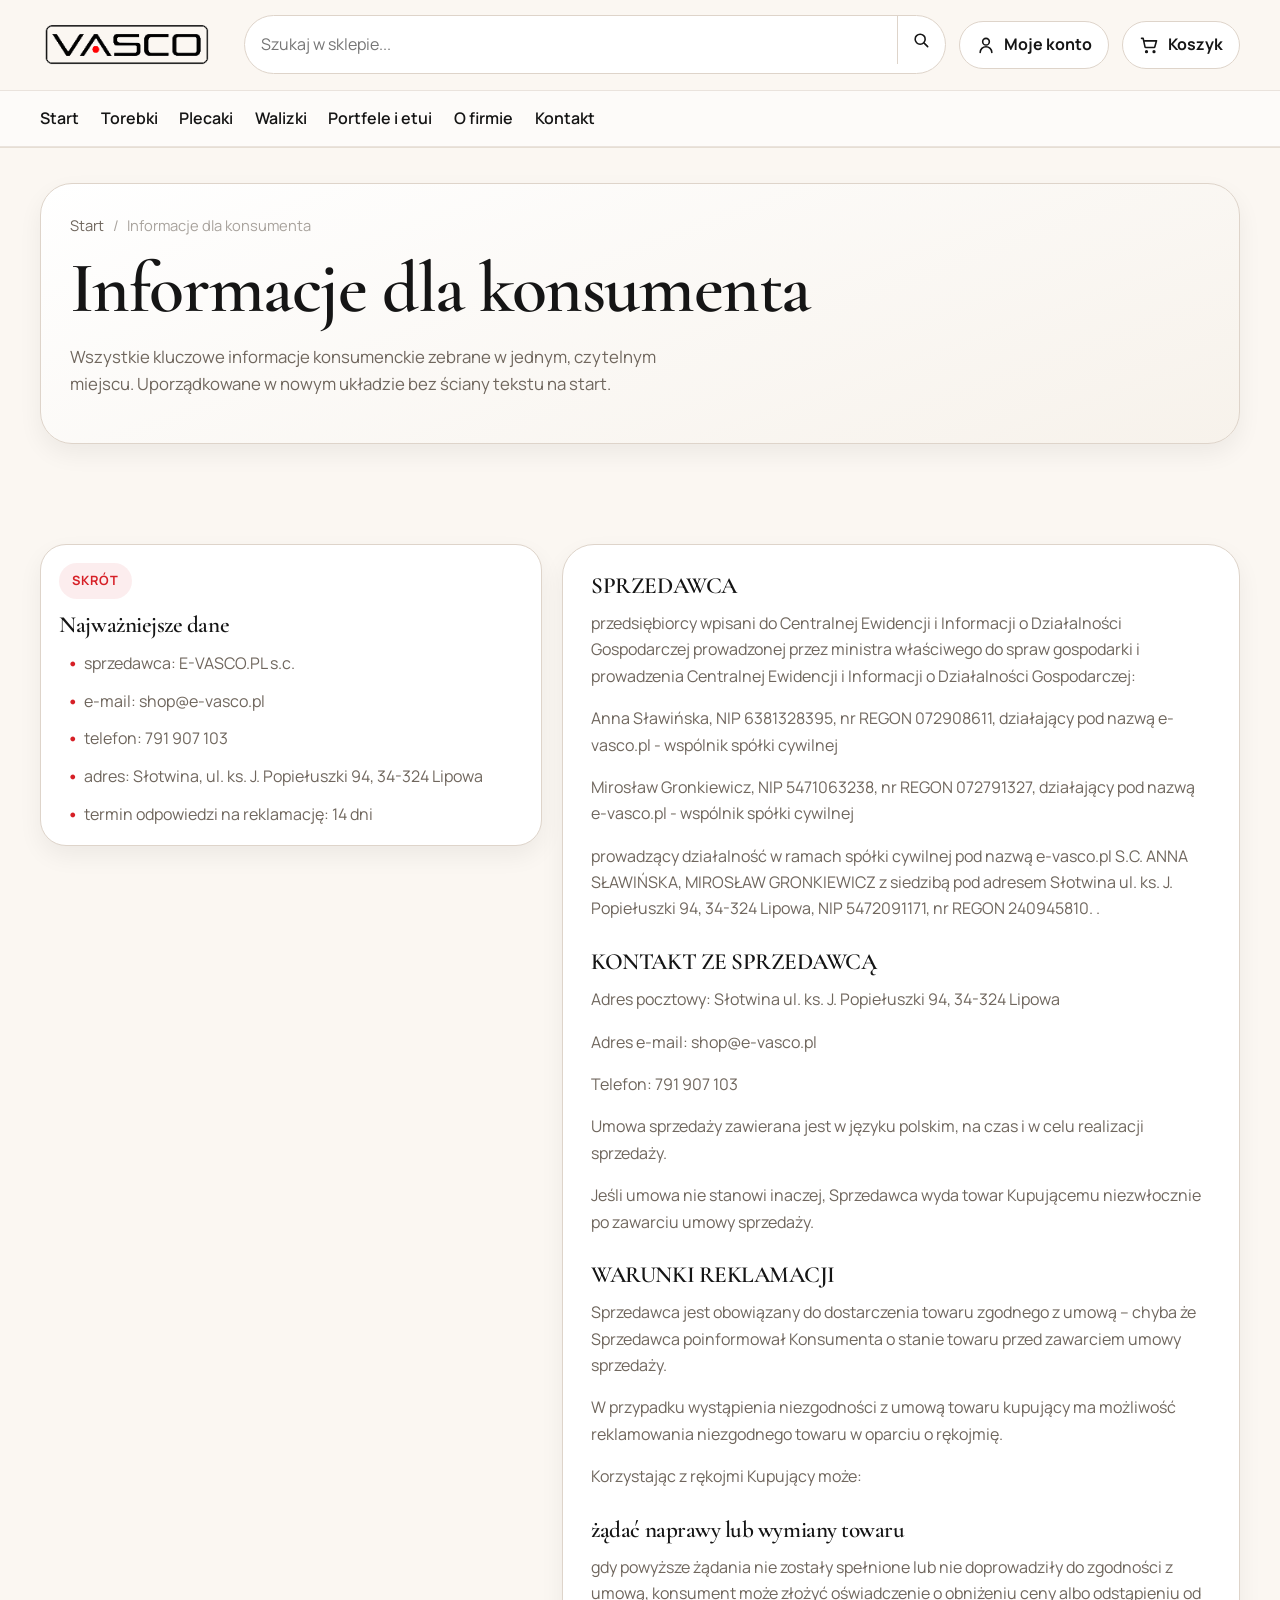
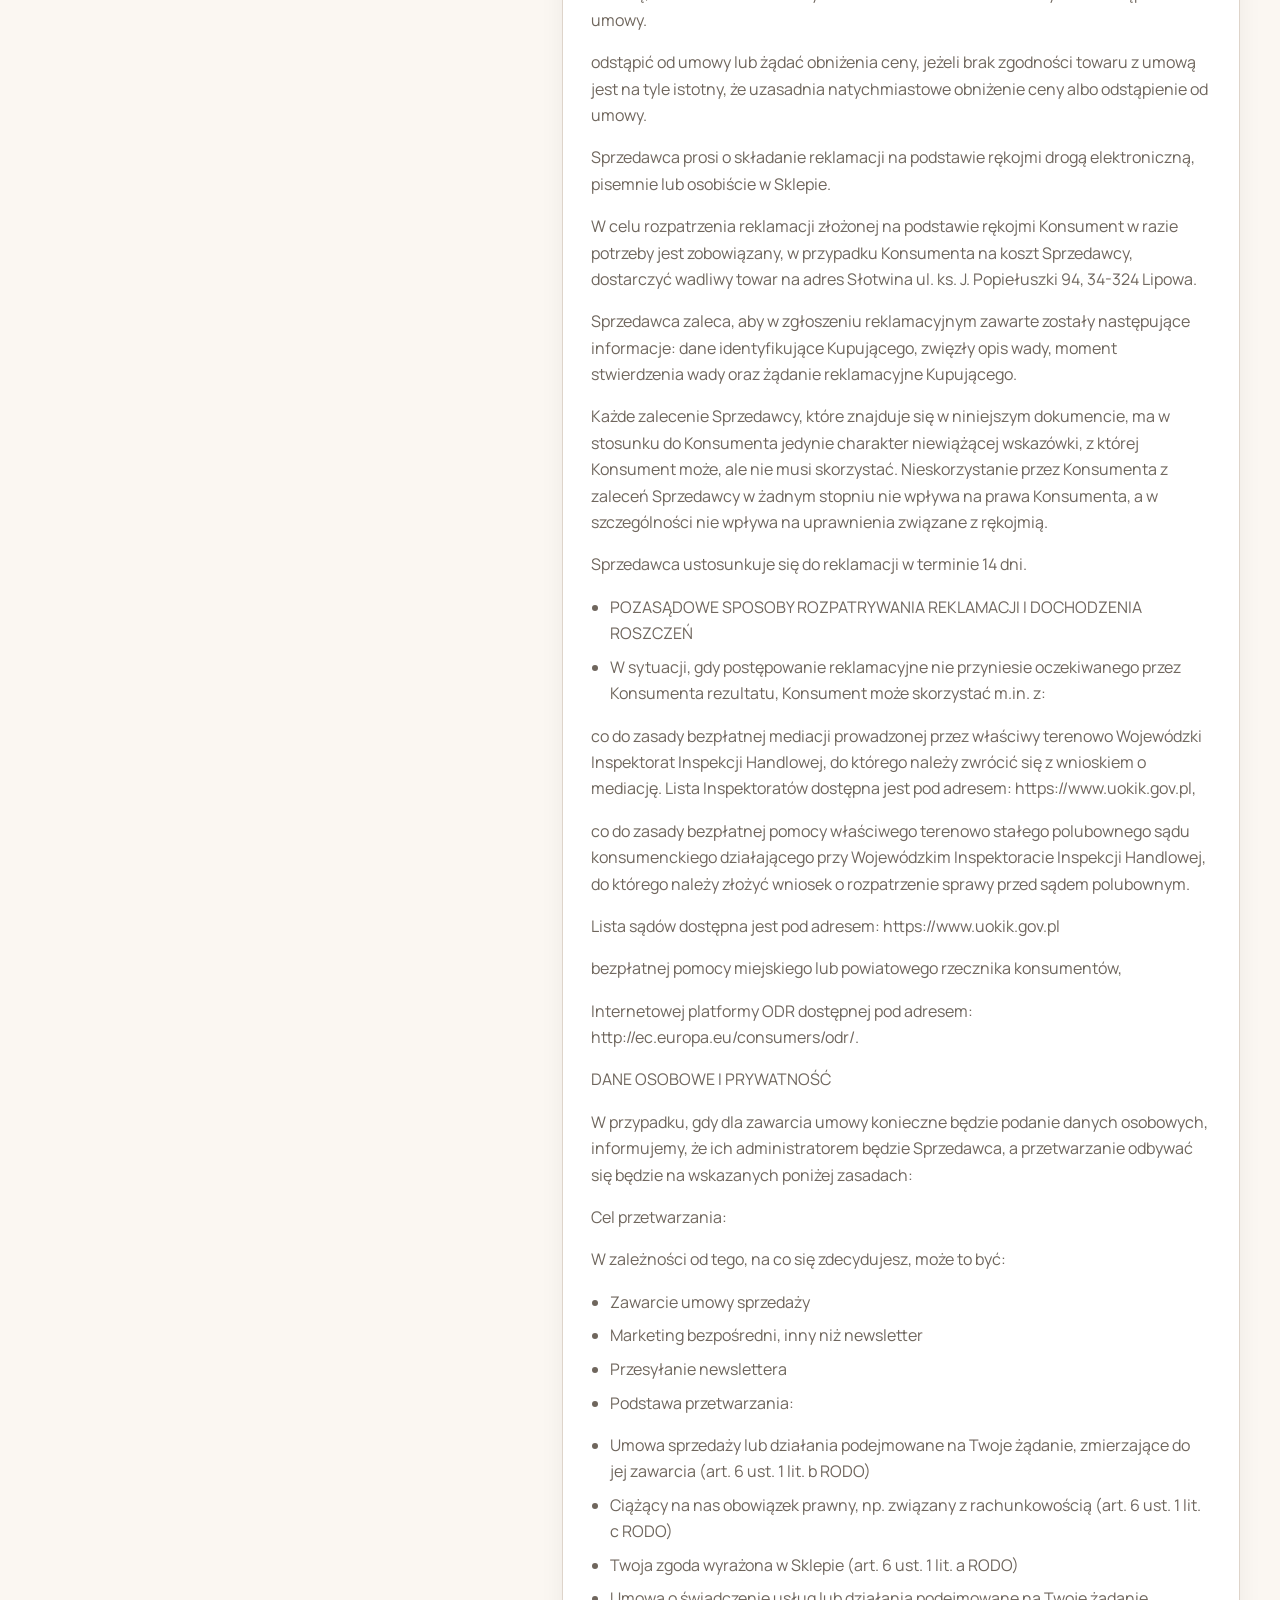
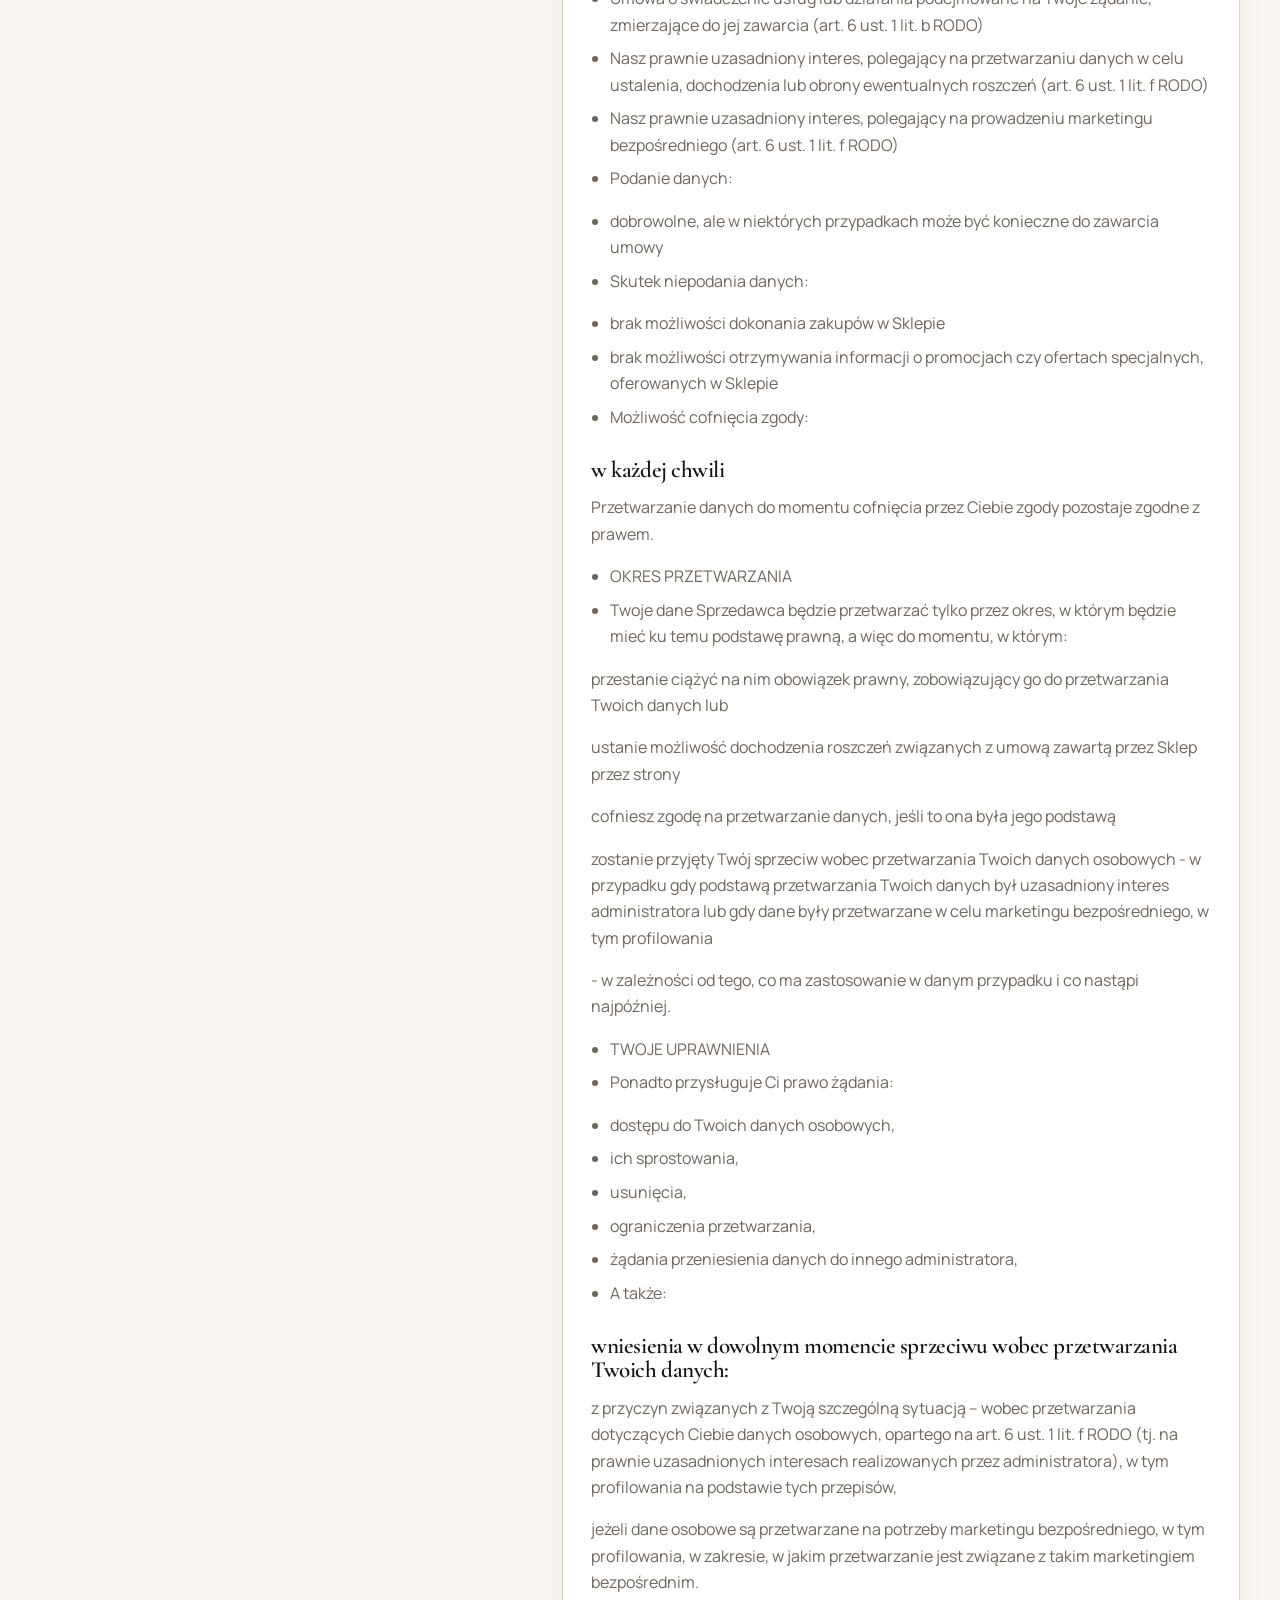
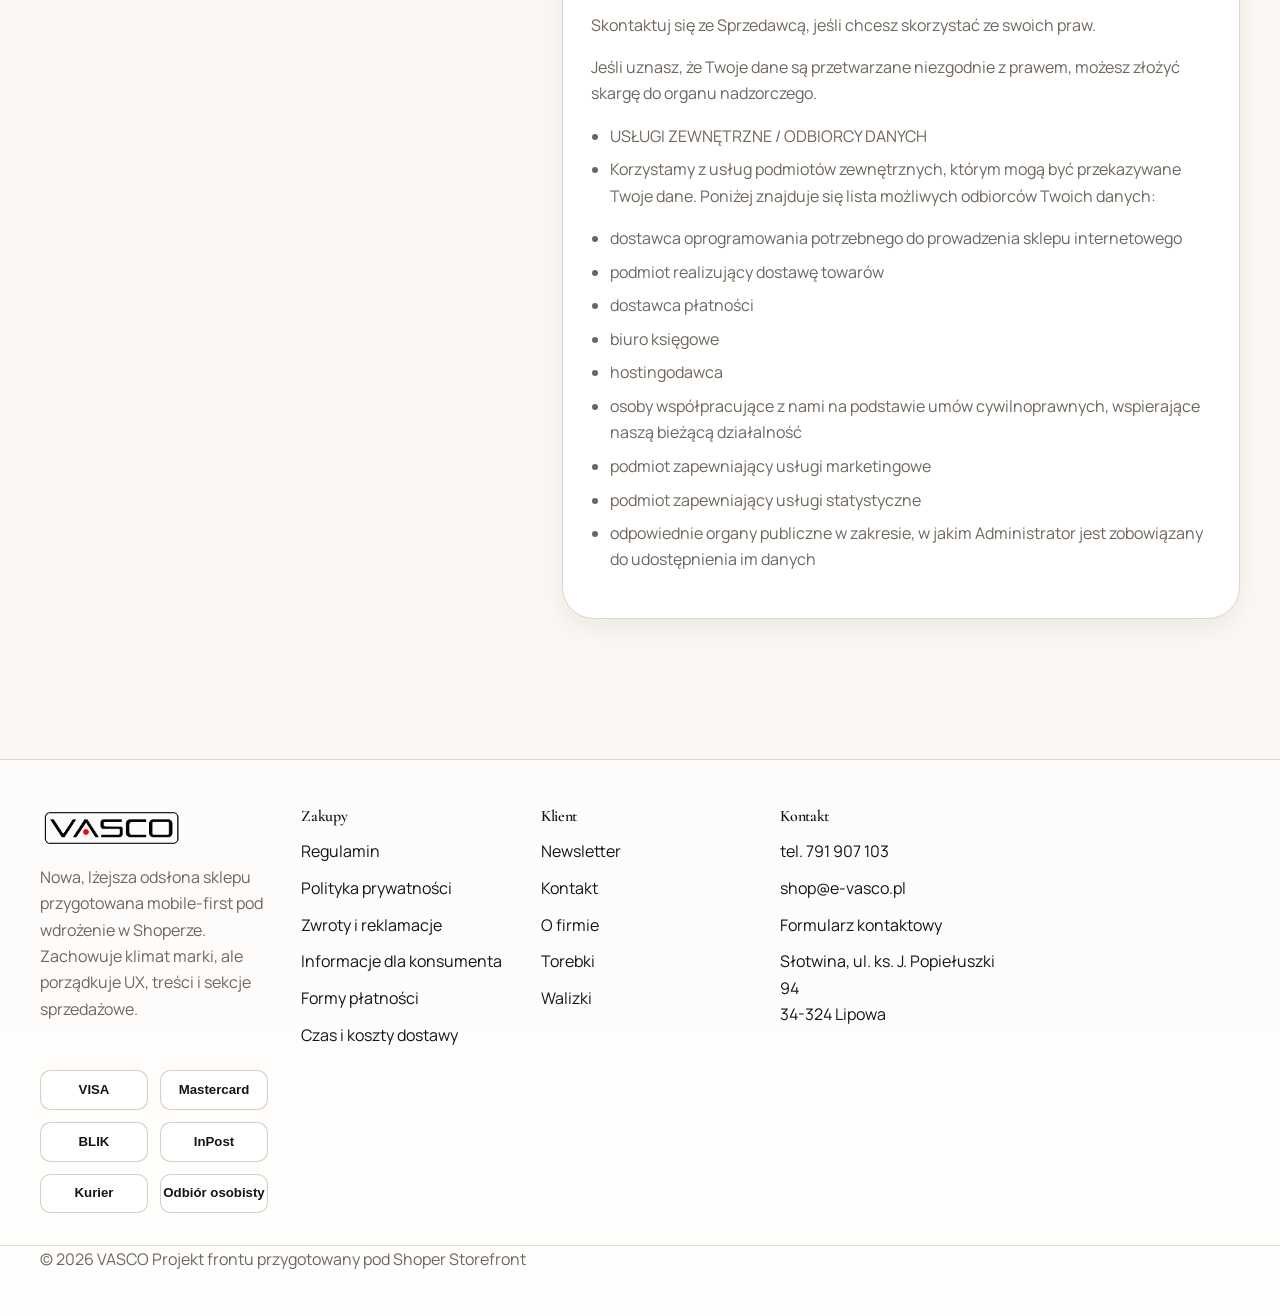
<file: informacja-dla-konsumenta.html>
<!doctype html>
<html lang="pl">
<head>
  <meta charset="utf-8">
  <meta name="viewport" content="width=device-width, initial-scale=1">
  <title>VASCO - informacje dla konsumenta</title>
  <meta name="description" content="Informacje dla konsumenta, reklamacje, dane osobowe i kontakt ze sprzedawcą.">
  <link rel="stylesheet" href="assets/css/style.css">
</head>
<body>

<div class="drawer-overlay" data-drawer-overlay></div>
<aside class="mobile-drawer" data-mobile-drawer>
  <div class="drawer-head">
    <img src="assets/img/logo-transparent.png" alt="VASCO" style="width:130px; background:transparent">
    <button class="btn btn-secondary" type="button" data-drawer-close>Zamknij</button>
  </div>
  <nav class="drawer-nav" aria-label="Mobilne menu">
    <a href="index.html">Start</a><a href="kategoria.html?category=Torebki">Torebki</a><a href="kategoria.html?category=Plecaki">Plecaki</a><a href="kategoria.html?category=Walizki">Walizki</a><a href="kategoria.html?category=Portfele%20i%20etui">Portfele i etui</a><a href="o-firmie.html">O firmie</a><a href="kontakt.html">Kontakt</a><a href="platnosci.html">Płatności</a><a href="dostawa.html">Dostawa</a><a href="zwroty-i-reklamacje.html">Zwroty i reklamacje</a><a href="regulamin.html">Regulamin</a>
  </nav>
  <div class="drawer-footer" style="margin-top:1rem">
    <a href="tel:+48791907103">791 907 103</a>
    <a href="mailto:shop@e-vasco.pl">shop@e-vasco.pl</a>
  </div>
</aside>

<header class="site-header">
  <div class="site-header-main">
    <div class="container">
      <div class="header-bar">
        <button class="burger" type="button" aria-label="Otwórz menu" data-nav-toggle>
          <span class="burger-lines"></span>
        </button>

        <a class="site-logo-link" href="index.html" aria-label="VASCO - strona główna">
          <img class="site-logo" src="assets/img/logo-transparent.png" alt="VASCO">
        </a>

        <div class="header-mobile-icons">
          <a class="icon-action" href="#" aria-label="Moje konto">
            <svg viewBox="0 0 24 24" aria-hidden="true"><path d="M19 21a7 7 0 0 0-14 0"/><circle cx="12" cy="8" r="4"/></svg>
          </a>
          <a class="icon-action" href="#" aria-label="Koszyk">
            <svg viewBox="0 0 24 24" aria-hidden="true"><circle cx="9" cy="20" r="1"/><circle cx="18" cy="20" r="1"/><path d="M3 4h2l2.2 10.2a1 1 0 0 0 1 .8h9.8a1 1 0 0 0 1-.8L21 7H7"/></svg>
          </a>
        </div>
      </div>

      <div class="header-tools">
        <form class="search-form" action="#" method="get" role="search">
          <input type="search" placeholder="Szukaj w sklepie..." aria-label="Szukaj w sklepie">
          <button type="submit" aria-label="Szukaj">
            <svg viewBox="0 0 24 24" aria-hidden="true"><circle cx="11" cy="11" r="6"/><path d="M20 20l-4.2-4.2"/></svg>
          </button>
        </form>
        <a class="header-action header-action--account" href="#" aria-label="Moje konto">
          <svg viewBox="0 0 24 24" aria-hidden="true"><path d="M19 21a7 7 0 0 0-14 0"/><circle cx="12" cy="8" r="4"/></svg>
          <span class="label">Moje konto</span>
        </a>
        <a class="header-action" href="#" aria-label="Koszyk">
          <svg viewBox="0 0 24 24" aria-hidden="true"><circle cx="9" cy="20" r="1"/><circle cx="18" cy="20" r="1"/><path d="M3 4h2l2.2 10.2a1 1 0 0 0 1 .8h9.8a1 1 0 0 0 1-.8L21 7H7"/></svg>
          <span class="label">Koszyk</span>
        </a>
      </div>
    </div>
  </div>
  <nav class="main-nav" aria-label="Główne menu">
    <div class="container">
      <ul class="main-nav-list">
        <li><a href="index.html" class="nav-link-home">Start</a></li>
        <li><a href="kategoria.html?category=Torebki">Torebki</a></li>
        <li><a href="kategoria.html?category=Plecaki">Plecaki</a></li>
        <li><a href="kategoria.html?category=Walizki">Walizki</a></li>
        <li><a href="kategoria.html?category=Portfele%20i%20etui">Portfele i etui</a></li>
        <li><a href="o-firmie.html">O firmie</a></li>
        <li><a href="kontakt.html">Kontakt</a></li>
      </ul>
    </div>
  </nav>
</header>

<main>

<section class="page-hero">
  <div class="container">
    <div class="page-hero-card">
      <nav class="breadcrumbs" aria-label="Breadcrumbs">
        <a href="index.html">Start</a>
        <span>/</span>
        <span>Informacje dla konsumenta</span>
      </nav>
      <h1>Informacje dla konsumenta</h1>
      <p class="lead" style="margin-top:1rem">Wszystkie kluczowe informacje konsumenckie zebrane w jednym, czytelnym miejscu. Uporządkowane w nowym układzie bez ściany tekstu na start.</p>
    </div>
  </div>
</section>

<section class="section section-sm">
  <div class="container split-layout">
    <aside class="sidebar-card">
      <span class="eyebrow">Skrót</span>
      <h3 style="margin:.9rem 0 .8rem">Najważniejsze dane</h3>
      <ul class="check-list">
        <li>sprzedawca: E-VASCO.PL s.c.</li>
        <li>e-mail: shop@e-vasco.pl</li>
        <li>telefon: 791 907 103</li>
        <li>adres: Słotwina, ul. ks. J. Popiełuszki 94, 34-324 Lipowa</li>
        <li>termin odpowiedzi na reklamację: 14 dni</li>
      </ul>
    </aside>
    <article class="content-prose">
      <h3>SPRZEDAWCA</h3><p>przedsiębiorcy wpisani do Centralnej Ewidencji i Informacji o Działalności Gospodarczej prowadzonej przez ministra właściwego do spraw gospodarki i prowadzenia Centralnej Ewidencji i Informacji o Działalności Gospodarczej:</p>
<p>Anna Sławińska, NIP 6381328395, nr REGON 072908611, działający pod nazwą e-vasco.pl - wspólnik spółki cywilnej</p><p>Mirosław Gronkiewicz, NIP 5471063238, nr REGON 072791327, działający pod nazwą e-vasco.pl - wspólnik spółki cywilnej</p><p>prowadzący działalność w ramach spółki cywilnej pod nazwą e-vasco.pl S.C. ANNA SŁAWIŃSKA, MIROSŁAW GRONKIEWICZ z siedzibą pod adresem Słotwina ul. ks. J. Popiełuszki 94, 34-324 Lipowa, NIP 5472091171, nr REGON 240945810. .</p>
<h3>KONTAKT ZE SPRZEDAWCĄ</h3><p>Adres pocztowy: Słotwina ul. ks. J. Popiełuszki 94, 34-324 Lipowa</p><p>Adres e-mail: shop@e-vasco.pl</p><p>Telefon: 791 907 103</p><p>Umowa sprzedaży zawierana jest w języku polskim, na czas i w celu realizacji sprzedaży.</p>
<p>Jeśli umowa nie stanowi inaczej, Sprzedawca wyda towar Kupującemu niezwłocznie po zawarciu umowy sprzedaży.</p>
<h3>WARUNKI REKLAMACJI</h3><p>Sprzedawca jest obowiązany do dostarczenia towaru zgodnego z umową – chyba że Sprzedawca poinformował Konsumenta o stanie towaru przed zawarciem umowy sprzedaży.</p>
<p>W przypadku wystąpienia niezgodności z umową towaru kupujący ma możliwość reklamowania niezgodnego towaru w oparciu o rękojmię.</p>
<p>Korzystając z rękojmi Kupujący może:</p>
<h3>żądać naprawy lub wymiany towaru</h3><p>gdy powyższe żądania nie zostały spełnione lub nie doprowadziły do zgodności z umową, konsument może złożyć oświadczenie o obniżeniu ceny albo odstąpieniu od umowy.</p><p>odstąpić od umowy lub żądać obniżenia ceny, jeżeli brak zgodności towaru z umową jest na tyle istotny, że uzasadnia natychmiastowe obniżenie ceny albo odstąpienie od umowy.</p><p>Sprzedawca prosi o składanie reklamacji na podstawie rękojmi drogą elektroniczną, pisemnie lub osobiście w Sklepie.</p>
<p>W celu rozpatrzenia reklamacji złożonej na podstawie rękojmi Konsument w razie potrzeby jest zobowiązany, w przypadku Konsumenta na koszt Sprzedawcy, dostarczyć wadliwy towar na adres Słotwina ul. ks. J. Popiełuszki 94, 34-324 Lipowa.</p>
<p>Sprzedawca zaleca, aby w zgłoszeniu reklamacyjnym zawarte zostały następujące informacje: dane identyfikujące Kupującego, zwięzły opis wady, moment stwierdzenia wady oraz żądanie reklamacyjne Kupującego.</p>
<p>Każde zalecenie Sprzedawcy, które znajduje się w niniejszym dokumencie, ma w stosunku do Konsumenta jedynie charakter niewiążącej wskazówki, z której Konsument może, ale nie musi skorzystać. Nieskorzystanie przez Konsumenta z zaleceń Sprzedawcy w żadnym stopniu nie wpływa na prawa Konsumenta, a w szczególności nie wpływa na uprawnienia związane z rękojmią.</p>
<p>Sprzedawca ustosunkuje się do reklamacji w terminie 14 dni.</p>
<ul><li>POZASĄDOWE SPOSOBY ROZPATRYWANIA REKLAMACJI I DOCHODZENIA ROSZCZEŃ</li><li>W sytuacji, gdy postępowanie reklamacyjne nie przyniesie oczekiwanego przez Konsumenta rezultatu, Konsument może skorzystać m.in. z:</li></ul>
<p>co do zasady bezpłatnej mediacji prowadzonej przez właściwy terenowo Wojewódzki Inspektorat Inspekcji Handlowej, do którego należy zwrócić się z wnioskiem o mediację. Lista Inspektoratów dostępna jest pod adresem: https://www.uokik.gov.pl,</p><p>co do zasady bezpłatnej pomocy właściwego terenowo stałego polubownego sądu konsumenckiego działającego przy Wojewódzkim Inspektoracie Inspekcji Handlowej, do którego należy złożyć wniosek o rozpatrzenie sprawy przed sądem polubownym.</p><p>Lista sądów dostępna jest pod adresem: https://www.uokik.gov.pl</p><p>bezpłatnej pomocy miejskiego lub powiatowego rzecznika konsumentów,</p><p>Internetowej platformy ODR dostępnej pod adresem: http://ec.europa.eu/consumers/odr/.</p><p>DANE OSOBOWE I PRYWATNOŚĆ</p><p>W przypadku, gdy dla zawarcia umowy konieczne będzie podanie danych osobowych, informujemy, że ich administratorem będzie Sprzedawca, a przetwarzanie odbywać się będzie na wskazanych poniżej zasadach:</p>
<p>Cel przetwarzania:</p>
<p>W zależności od tego, na co się zdecydujesz, może to być:</p>
<ul><li>Zawarcie umowy sprzedaży</li><li>Marketing bezpośredni, inny niż newsletter</li><li>Przesyłanie newslettera</li><li>Podstawa przetwarzania:</li></ul>
<ul><li>Umowa sprzedaży lub działania podejmowane na Twoje żądanie, zmierzające do jej zawarcia (art. 6 ust. 1 lit. b RODO)</li><li>Ciążący na nas obowiązek prawny, np. związany z rachunkowością (art. 6 ust. 1 lit. c RODO)</li><li>Twoja zgoda wyrażona w Sklepie (art. 6 ust. 1 lit. a RODO)</li><li>Umowa o świadczenie usług lub działania podejmowane na Twoje żądanie, zmierzające do jej zawarcia (art. 6 ust. 1 lit. b RODO)</li><li>Nasz prawnie uzasadniony interes, polegający na przetwarzaniu danych w celu ustalenia, dochodzenia lub obrony ewentualnych roszczeń (art. 6 ust. 1 lit. f RODO)</li><li>Nasz prawnie uzasadniony interes, polegający na prowadzeniu marketingu bezpośredniego (art. 6 ust. 1 lit. f RODO)</li><li>Podanie danych:</li></ul>
<ul><li>dobrowolne, ale w niektórych przypadkach może być konieczne do zawarcia umowy</li><li>Skutek niepodania danych:</li></ul>
<ul><li>brak możliwości dokonania zakupów w Sklepie</li><li>brak możliwości otrzymywania informacji o promocjach czy ofertach specjalnych, oferowanych w Sklepie</li><li>Możliwość cofnięcia zgody:</li></ul>
<h3>w każdej chwili</h3><p>Przetwarzanie danych do momentu cofnięcia przez Ciebie zgody pozostaje zgodne z prawem.</p>
<ul><li>OKRES PRZETWARZANIA</li><li>Twoje dane Sprzedawca będzie przetwarzać tylko przez okres, w którym będzie mieć ku temu podstawę prawną, a więc do momentu, w którym:</li></ul>
<p>przestanie ciążyć na nim obowiązek prawny, zobowiązujący go do przetwarzania Twoich danych lub</p><p>ustanie możliwość dochodzenia roszczeń związanych z umową zawartą przez Sklep przez strony</p><p>cofniesz zgodę na przetwarzanie danych, jeśli to ona była jego podstawą</p><p>zostanie przyjęty Twój sprzeciw wobec przetwarzania Twoich danych osobowych - w przypadku gdy podstawą przetwarzania Twoich danych był uzasadniony interes administratora lub gdy dane były przetwarzane w celu marketingu bezpośredniego, w tym profilowania</p><p>- w zależności od tego, co ma zastosowanie w danym przypadku i co nastąpi najpóźniej.</p>
<ul><li>TWOJE UPRAWNIENIA</li><li>Ponadto przysługuje Ci prawo żądania:</li></ul>
<ul><li>dostępu do Twoich danych osobowych,</li><li>ich sprostowania,</li><li>usunięcia,</li><li>ograniczenia przetwarzania,</li><li>żądania przeniesienia danych do innego administratora,</li><li>A także:</li></ul>
<h3>wniesienia w dowolnym momencie sprzeciwu wobec przetwarzania Twoich danych:</h3><p>z przyczyn związanych z Twoją szczególną sytuacją – wobec przetwarzania dotyczących Ciebie danych osobowych, opartego na art. 6 ust. 1 lit. f RODO (tj. na prawnie uzasadnionych interesach realizowanych przez administratora), w tym profilowania na podstawie tych przepisów,</p><p>jeżeli dane osobowe są przetwarzane na potrzeby marketingu bezpośredniego, w tym profilowania, w zakresie, w jakim przetwarzanie jest związane z takim marketingiem bezpośrednim.</p><p>Skontaktuj się ze Sprzedawcą, jeśli chcesz skorzystać ze swoich praw.</p>
<p>Jeśli uznasz, że Twoje dane są przetwarzane niezgodnie z prawem, możesz złożyć skargę do organu nadzorczego.</p>
<ul><li>USŁUGI ZEWNĘTRZNE / ODBIORCY DANYCH</li><li>Korzystamy z usług podmiotów zewnętrznych, którym mogą być przekazywane Twoje dane. Poniżej znajduje się lista możliwych odbiorców Twoich danych:</li></ul>
<ul><li>dostawca oprogramowania potrzebnego do prowadzenia sklepu internetowego</li><li>podmiot realizujący dostawę towarów</li><li>dostawca płatności</li><li>biuro księgowe</li><li>hostingodawca</li><li>osoby współpracujące z nami na podstawie umów cywilnoprawnych, wspierające naszą bieżącą działalność</li><li>podmiot zapewniający usługi marketingowe</li><li>podmiot zapewniający usługi statystyczne</li><li>odpowiednie organy publiczne w zakresie, w jakim Administrator jest zobowiązany do udostępnienia im danych</li></ul>
    </article>
  </div>
</section>

</main>

<footer class="site-footer">
  <div class="footer-main">
    <div class="container footer-grid">
      <div class="footer-brand">
        <img src="assets/img/logo-transparent.png" alt="VASCO">
        <p>Nowa, lżejsza odsłona sklepu przygotowana mobile-first pod wdrożenie w Shoperze. Zachowuje klimat marki, ale porządkuje UX, treści i sekcje sprzedażowe.</p>
        <div class="footer-logos"><img src="assets/img/badges/payment-visa.svg" alt="Visa"><img src="assets/img/badges/payment-mastercard.svg" alt="Mastercard"><img src="assets/img/badges/payment-blik.svg" alt="BLIK"><img src="assets/img/badges/shipping-inpost.svg" alt="InPost"><img src="assets/img/badges/shipping-courier.svg" alt="Kurier"><img src="assets/img/badges/shipping-pickup.svg" alt="Odbiór osobisty"></div>
      </div>
      <div class="footer-col"><h3>Zakupy</h3><nav class="footer-nav"><a href="regulamin.html">Regulamin</a><a href="polityka-prywatnosci.html">Polityka prywatności</a><a href="zwroty-i-reklamacje.html">Zwroty i reklamacje</a><a href="informacja-dla-konsumenta.html">Informacje dla konsumenta</a><a href="platnosci.html">Formy płatności</a><a href="dostawa.html">Czas i koszty dostawy</a></nav></div><div class="footer-col"><h3>Klient</h3><nav class="footer-nav"><a href="newsletter.html">Newsletter</a><a href="kontakt.html">Kontakt</a><a href="o-firmie.html">O firmie</a><a href="kategoria.html?category=Torebki">Torebki</a><a href="kategoria.html?category=Walizki">Walizki</a></nav></div>
      <div class="footer-col">
        <h3>Kontakt</h3>
        <nav class="footer-nav">
          <a href="tel:+48791907103">tel. 791 907 103</a>
          <a href="mailto:shop@e-vasco.pl">shop@e-vasco.pl</a>
          <a href="kontakt.html">Formularz kontaktowy</a>
          <span>Słotwina, ul. ks. J. Popiełuszki 94<br>34-324 Lipowa</span>
        </nav>
      </div>
    </div>
  </div>
  <div class="footer-bottom">
    <div class="container">
      <span>© <span data-current-year></span> VASCO</span>
      <span>Projekt frontu przygotowany pod Shoper Storefront</span>
    </div>
  </div>
</footer>

<script src="assets/js/products.js"></script>
<script src="assets/js/main.js"></script>
</body>
</html>
</file>
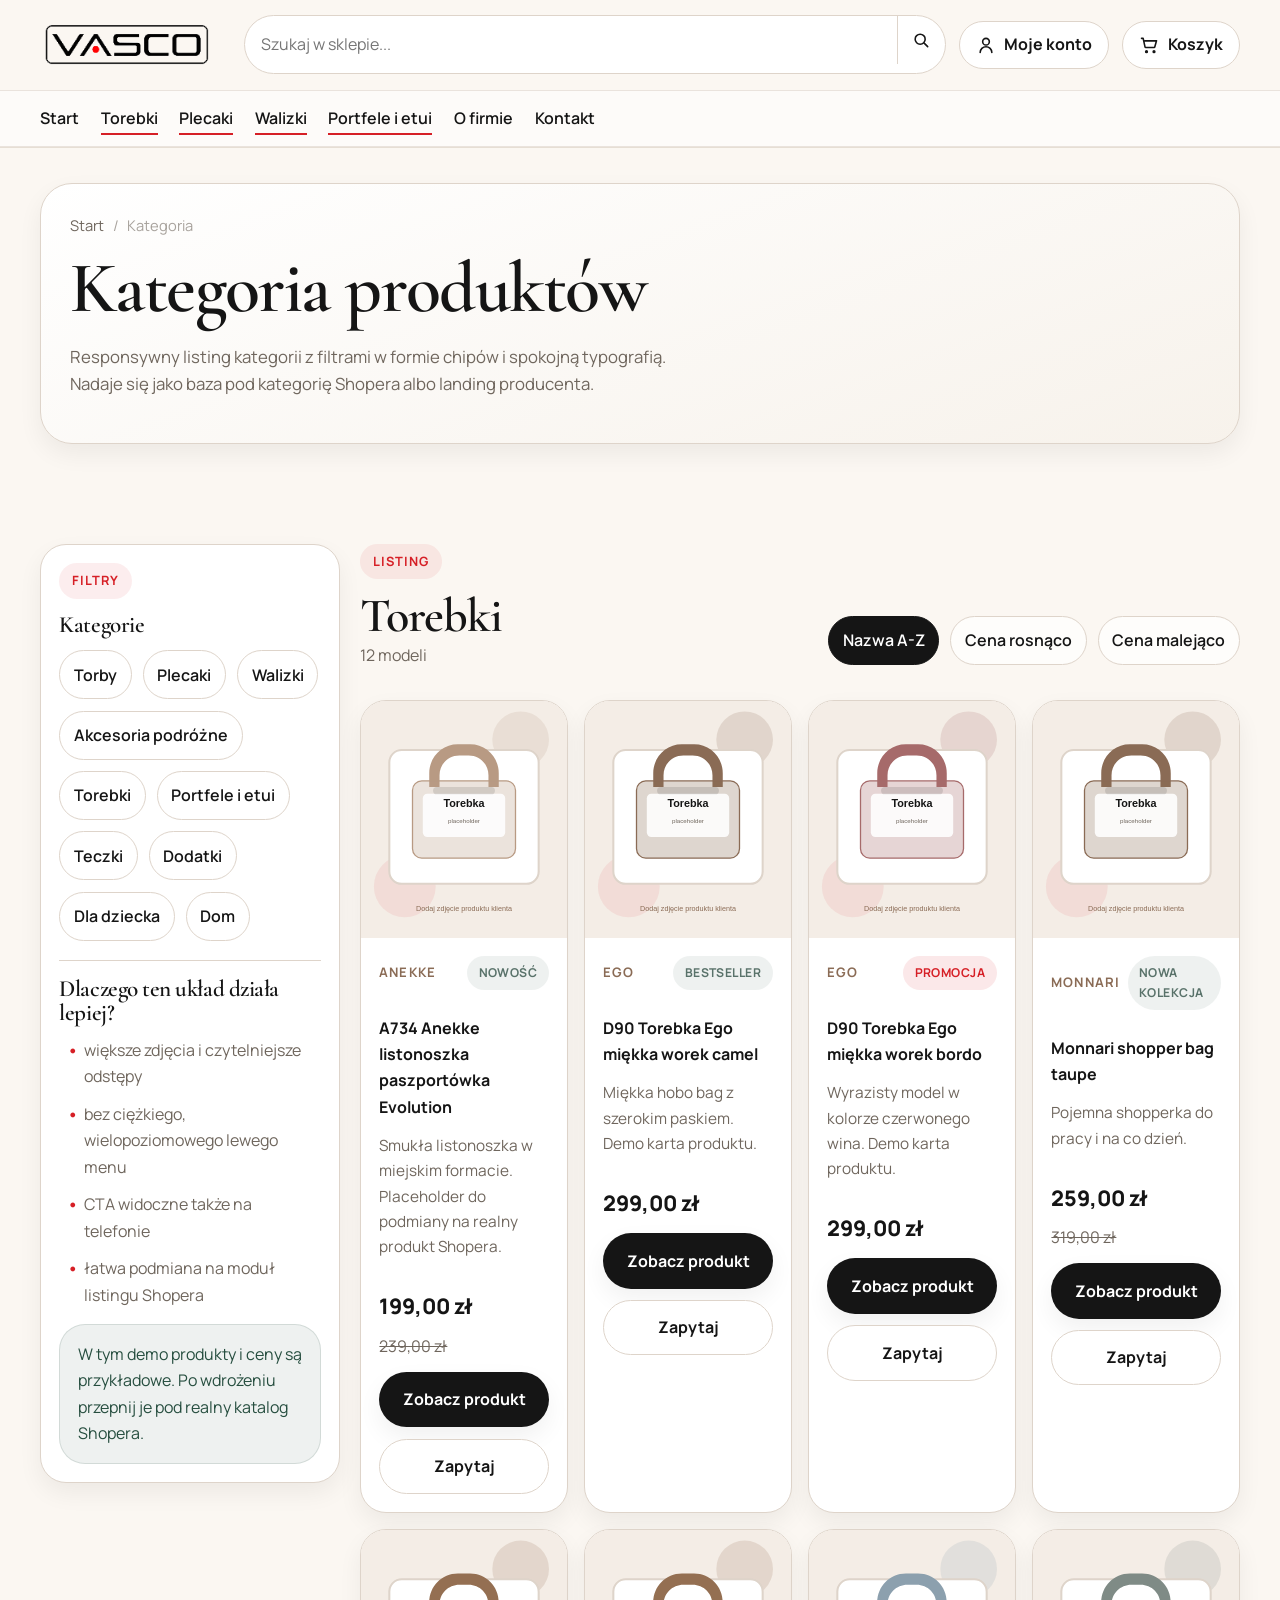
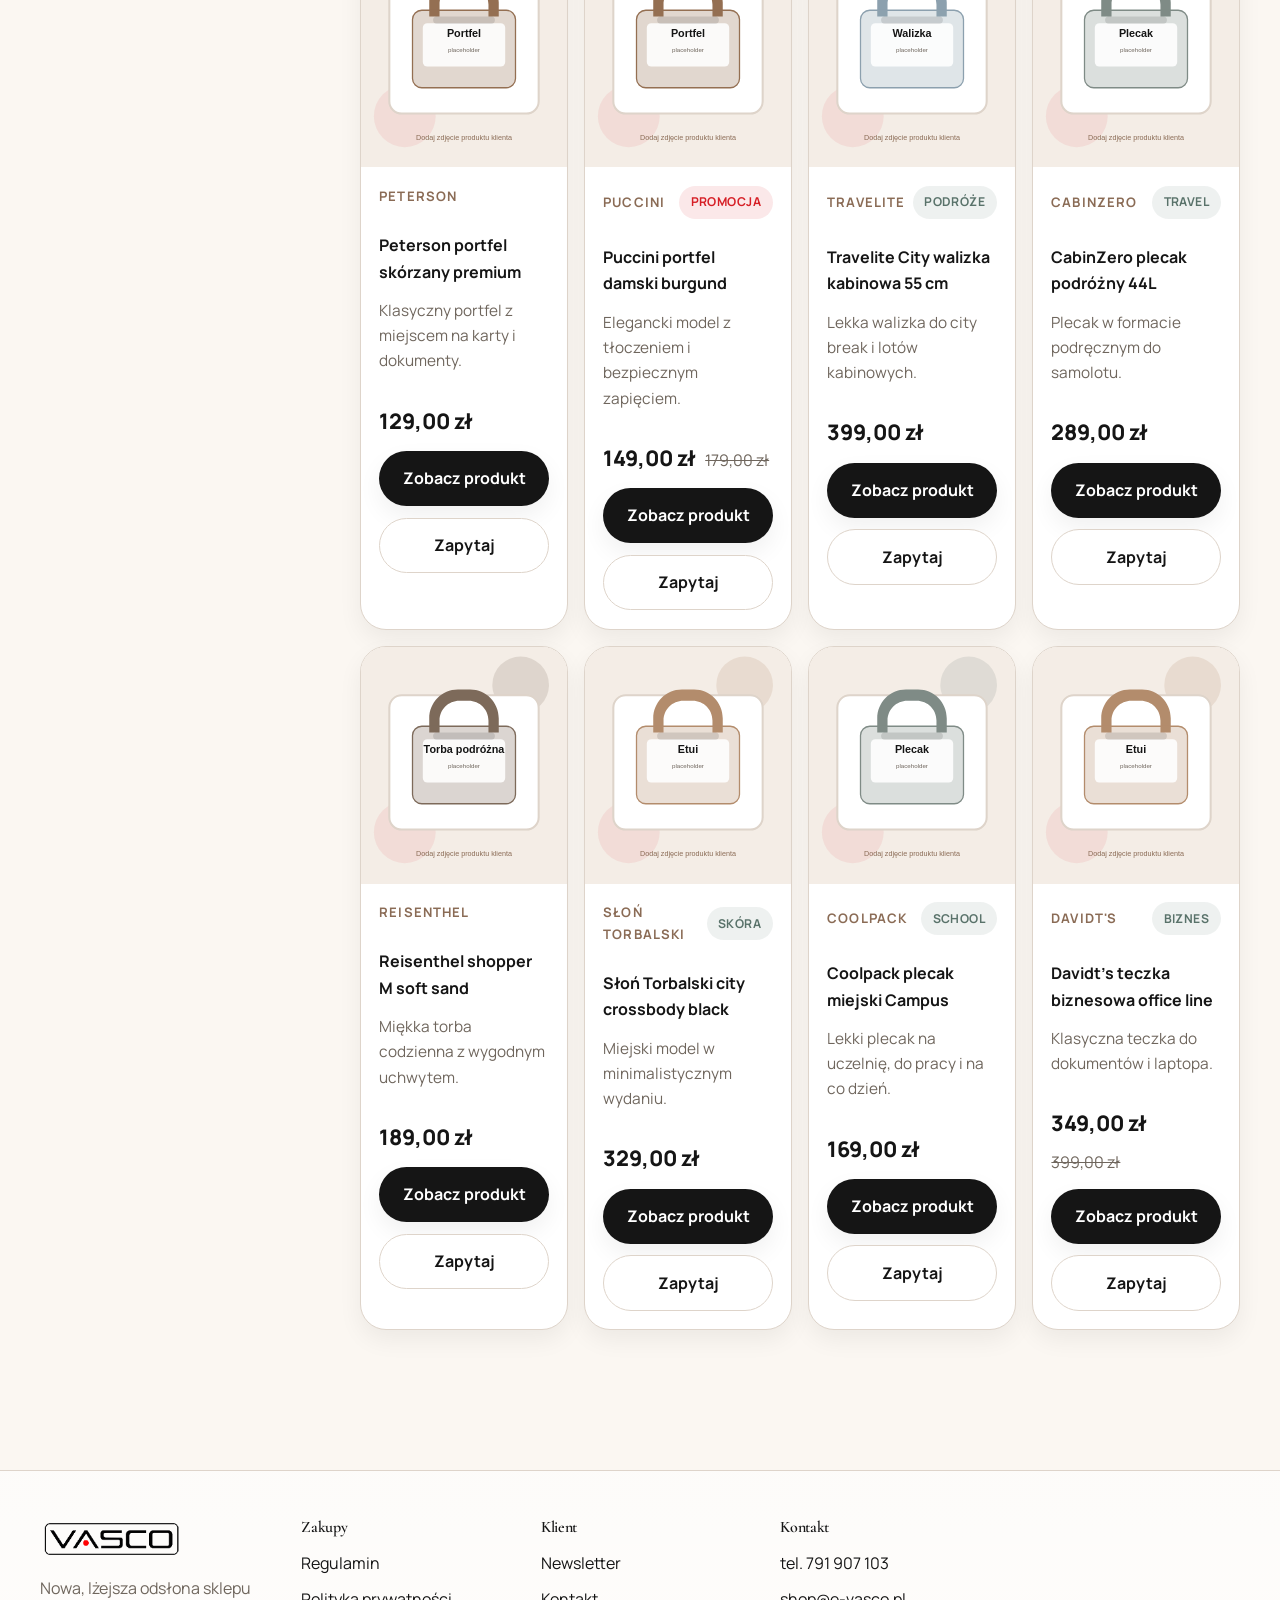
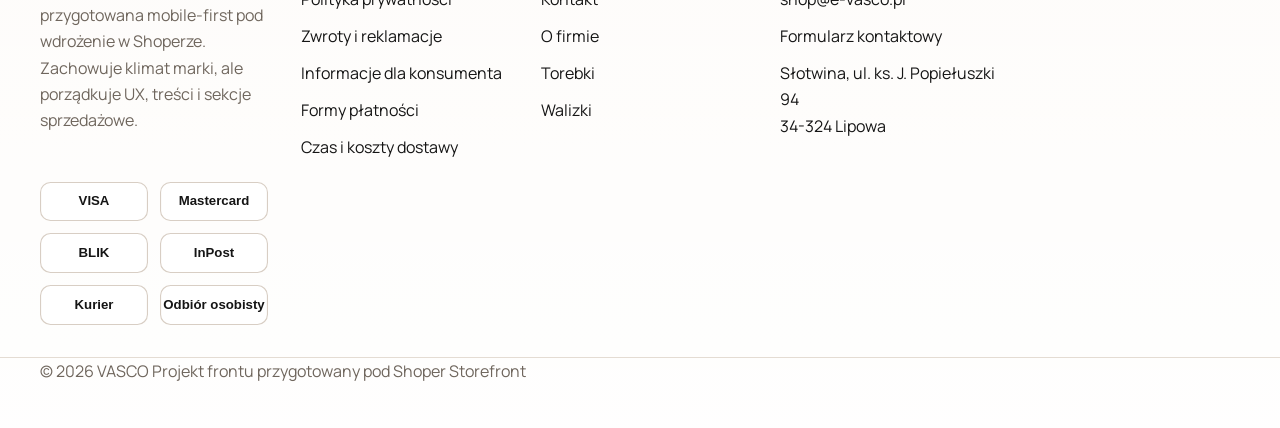
<file: kategoria.html>
<!doctype html>
<html lang="pl">
<head>
  <meta charset="utf-8">
  <meta name="viewport" content="width=device-width, initial-scale=1">
  <title>VASCO - kategoria produktów</title>
  <meta name="description" content="Listing kategorii produktów w nowoczesnym, lekkim układzie mobile-first.">
  <link rel="stylesheet" href="assets/css/style.css">
</head>
<body>

<div class="drawer-overlay" data-drawer-overlay></div>
<aside class="mobile-drawer" data-mobile-drawer>
  <div class="drawer-head">
    <img src="assets/img/logo-transparent.png" alt="VASCO" style="width:130px; background:transparent">
    <button class="btn btn-secondary" type="button" data-drawer-close>Zamknij</button>
  </div>
  <nav class="drawer-nav" aria-label="Mobilne menu">
    <a href="index.html">Start</a><a href="kategoria.html?category=Torebki">Torebki</a><a href="kategoria.html?category=Plecaki">Plecaki</a><a href="kategoria.html?category=Walizki">Walizki</a><a href="kategoria.html?category=Portfele%20i%20etui">Portfele i etui</a><a href="o-firmie.html">O firmie</a><a href="kontakt.html">Kontakt</a><a href="platnosci.html">Płatności</a><a href="dostawa.html">Dostawa</a><a href="zwroty-i-reklamacje.html">Zwroty i reklamacje</a><a href="regulamin.html">Regulamin</a>
  </nav>
  <div class="drawer-footer" style="margin-top:1rem">
    <a href="tel:+48791907103">791 907 103</a>
    <a href="mailto:shop@e-vasco.pl">shop@e-vasco.pl</a>
  </div>
</aside>

<header class="site-header">
  <div class="site-header-main">
    <div class="container">
      <div class="header-bar">
        <button class="burger" type="button" aria-label="Otwórz menu" data-nav-toggle>
          <span class="burger-lines"></span>
        </button>

        <a class="site-logo-link" href="index.html" aria-label="VASCO - strona główna">
          <img class="site-logo" src="assets/img/logo-transparent.png" alt="VASCO">
        </a>

        <div class="header-mobile-icons">
          <a class="icon-action" href="#" aria-label="Moje konto">
            <svg viewBox="0 0 24 24" aria-hidden="true"><path d="M19 21a7 7 0 0 0-14 0"/><circle cx="12" cy="8" r="4"/></svg>
          </a>
          <a class="icon-action" href="#" aria-label="Koszyk">
            <svg viewBox="0 0 24 24" aria-hidden="true"><circle cx="9" cy="20" r="1"/><circle cx="18" cy="20" r="1"/><path d="M3 4h2l2.2 10.2a1 1 0 0 0 1 .8h9.8a1 1 0 0 0 1-.8L21 7H7"/></svg>
          </a>
        </div>
      </div>

      <div class="header-tools">
        <form class="search-form" action="#" method="get" role="search">
          <input type="search" placeholder="Szukaj w sklepie..." aria-label="Szukaj w sklepie">
          <button type="submit" aria-label="Szukaj">
            <svg viewBox="0 0 24 24" aria-hidden="true"><circle cx="11" cy="11" r="6"/><path d="M20 20l-4.2-4.2"/></svg>
          </button>
        </form>
        <a class="header-action header-action--account" href="#" aria-label="Moje konto">
          <svg viewBox="0 0 24 24" aria-hidden="true"><path d="M19 21a7 7 0 0 0-14 0"/><circle cx="12" cy="8" r="4"/></svg>
          <span class="label">Moje konto</span>
        </a>
        <a class="header-action" href="#" aria-label="Koszyk">
          <svg viewBox="0 0 24 24" aria-hidden="true"><circle cx="9" cy="20" r="1"/><circle cx="18" cy="20" r="1"/><path d="M3 4h2l2.2 10.2a1 1 0 0 0 1 .8h9.8a1 1 0 0 0 1-.8L21 7H7"/></svg>
          <span class="label">Koszyk</span>
        </a>
      </div>
    </div>
  </div>
  <nav class="main-nav" aria-label="Główne menu">
    <div class="container">
      <ul class="main-nav-list">
        <li><a href="index.html" class="nav-link-home">Start</a></li>
        <li><a href="kategoria.html?category=Torebki">Torebki</a></li>
        <li><a href="kategoria.html?category=Plecaki">Plecaki</a></li>
        <li><a href="kategoria.html?category=Walizki">Walizki</a></li>
        <li><a href="kategoria.html?category=Portfele%20i%20etui">Portfele i etui</a></li>
        <li><a href="o-firmie.html">O firmie</a></li>
        <li><a href="kontakt.html">Kontakt</a></li>
      </ul>
    </div>
  </nav>
</header>

<main>

<section class="page-hero">
  <div class="container">
    <div class="page-hero-card">
      <nav class="breadcrumbs" aria-label="Breadcrumbs">
        <a href="index.html">Start</a>
        <span>/</span>
        <span>Kategoria</span>
      </nav>
      <h1>Kategoria produktów</h1>
      <p class="lead" style="margin-top:1rem">Responsywny listing kategorii z filtrami w formie chipów i spokojną typografią. Nadaje się jako baza pod kategorię Shopera albo landing producenta.</p>
    </div>
  </div>
</section>

<section class="section section-sm">
  <div class="container split-layout category-layout">
    <aside class="sidebar-card">
      <span class="eyebrow">Filtry</span>
      <h3 style="margin: .9rem 0 .8rem">Kategorie</h3>
      <div class="filters" data-category-chips></div>
      <hr class="soft" style="margin:1rem 0">
      <h3 style="margin-bottom:.7rem">Dlaczego ten układ działa lepiej?</h3>
      <ul class="check-list">
        <li>większe zdjęcia i czytelniejsze odstępy</li>
        <li>bez ciężkiego, wielopoziomowego lewego menu</li>
        <li>CTA widoczne także na telefonie</li>
        <li>łatwa podmiana na moduł listingu Shopera</li>
      </ul>
      <div class="notice-strip" style="margin-top:1rem">
        W tym demo produkty i ceny są przykładowe. Po wdrożeniu przepnij je pod realny katalog Shopera.
      </div>
    </aside>

    <div>
      <div class="section-head" style="margin-bottom:1rem">
        <span class="eyebrow">Listing</span>
        <div style="display:flex; align-items:end; justify-content:space-between; gap:1rem; flex-wrap:wrap">
          <div>
            <h2 data-listing-title>Torebki</h2>
            <p class="muted" data-listing-count>0 modeli</p>
          </div>
          <div class="filters">
            <span class="filter-chip is-active">Nazwa A-Z</span>
            <span class="filter-chip">Cena rosnąco</span>
            <span class="filter-chip">Cena malejąco</span>
          </div>
        </div>
      </div>
      <div class="card-grid products" data-products="listing"></div>
    </div>
  </div>
</section>

</main>

<footer class="site-footer">
  <div class="footer-main">
    <div class="container footer-grid">
      <div class="footer-brand">
        <img src="assets/img/logo-transparent.png" alt="VASCO">
        <p>Nowa, lżejsza odsłona sklepu przygotowana mobile-first pod wdrożenie w Shoperze. Zachowuje klimat marki, ale porządkuje UX, treści i sekcje sprzedażowe.</p>
        <div class="footer-logos"><img src="assets/img/badges/payment-visa.svg" alt="Visa"><img src="assets/img/badges/payment-mastercard.svg" alt="Mastercard"><img src="assets/img/badges/payment-blik.svg" alt="BLIK"><img src="assets/img/badges/shipping-inpost.svg" alt="InPost"><img src="assets/img/badges/shipping-courier.svg" alt="Kurier"><img src="assets/img/badges/shipping-pickup.svg" alt="Odbiór osobisty"></div>
      </div>
      <div class="footer-col"><h3>Zakupy</h3><nav class="footer-nav"><a href="regulamin.html">Regulamin</a><a href="polityka-prywatnosci.html">Polityka prywatności</a><a href="zwroty-i-reklamacje.html">Zwroty i reklamacje</a><a href="informacja-dla-konsumenta.html">Informacje dla konsumenta</a><a href="platnosci.html">Formy płatności</a><a href="dostawa.html">Czas i koszty dostawy</a></nav></div><div class="footer-col"><h3>Klient</h3><nav class="footer-nav"><a href="newsletter.html">Newsletter</a><a href="kontakt.html">Kontakt</a><a href="o-firmie.html">O firmie</a><a href="kategoria.html?category=Torebki">Torebki</a><a href="kategoria.html?category=Walizki">Walizki</a></nav></div>
      <div class="footer-col">
        <h3>Kontakt</h3>
        <nav class="footer-nav">
          <a href="tel:+48791907103">tel. 791 907 103</a>
          <a href="mailto:shop@e-vasco.pl">shop@e-vasco.pl</a>
          <a href="kontakt.html">Formularz kontaktowy</a>
          <span>Słotwina, ul. ks. J. Popiełuszki 94<br>34-324 Lipowa</span>
        </nav>
      </div>
    </div>
  </div>
  <div class="footer-bottom">
    <div class="container">
      <span>© <span data-current-year></span> VASCO</span>
      <span>Projekt frontu przygotowany pod Shoper Storefront</span>
    </div>
  </div>
</footer>

<script src="assets/js/products.js"></script>
<script src="assets/js/main.js"></script>
</body>
</html>
</file>
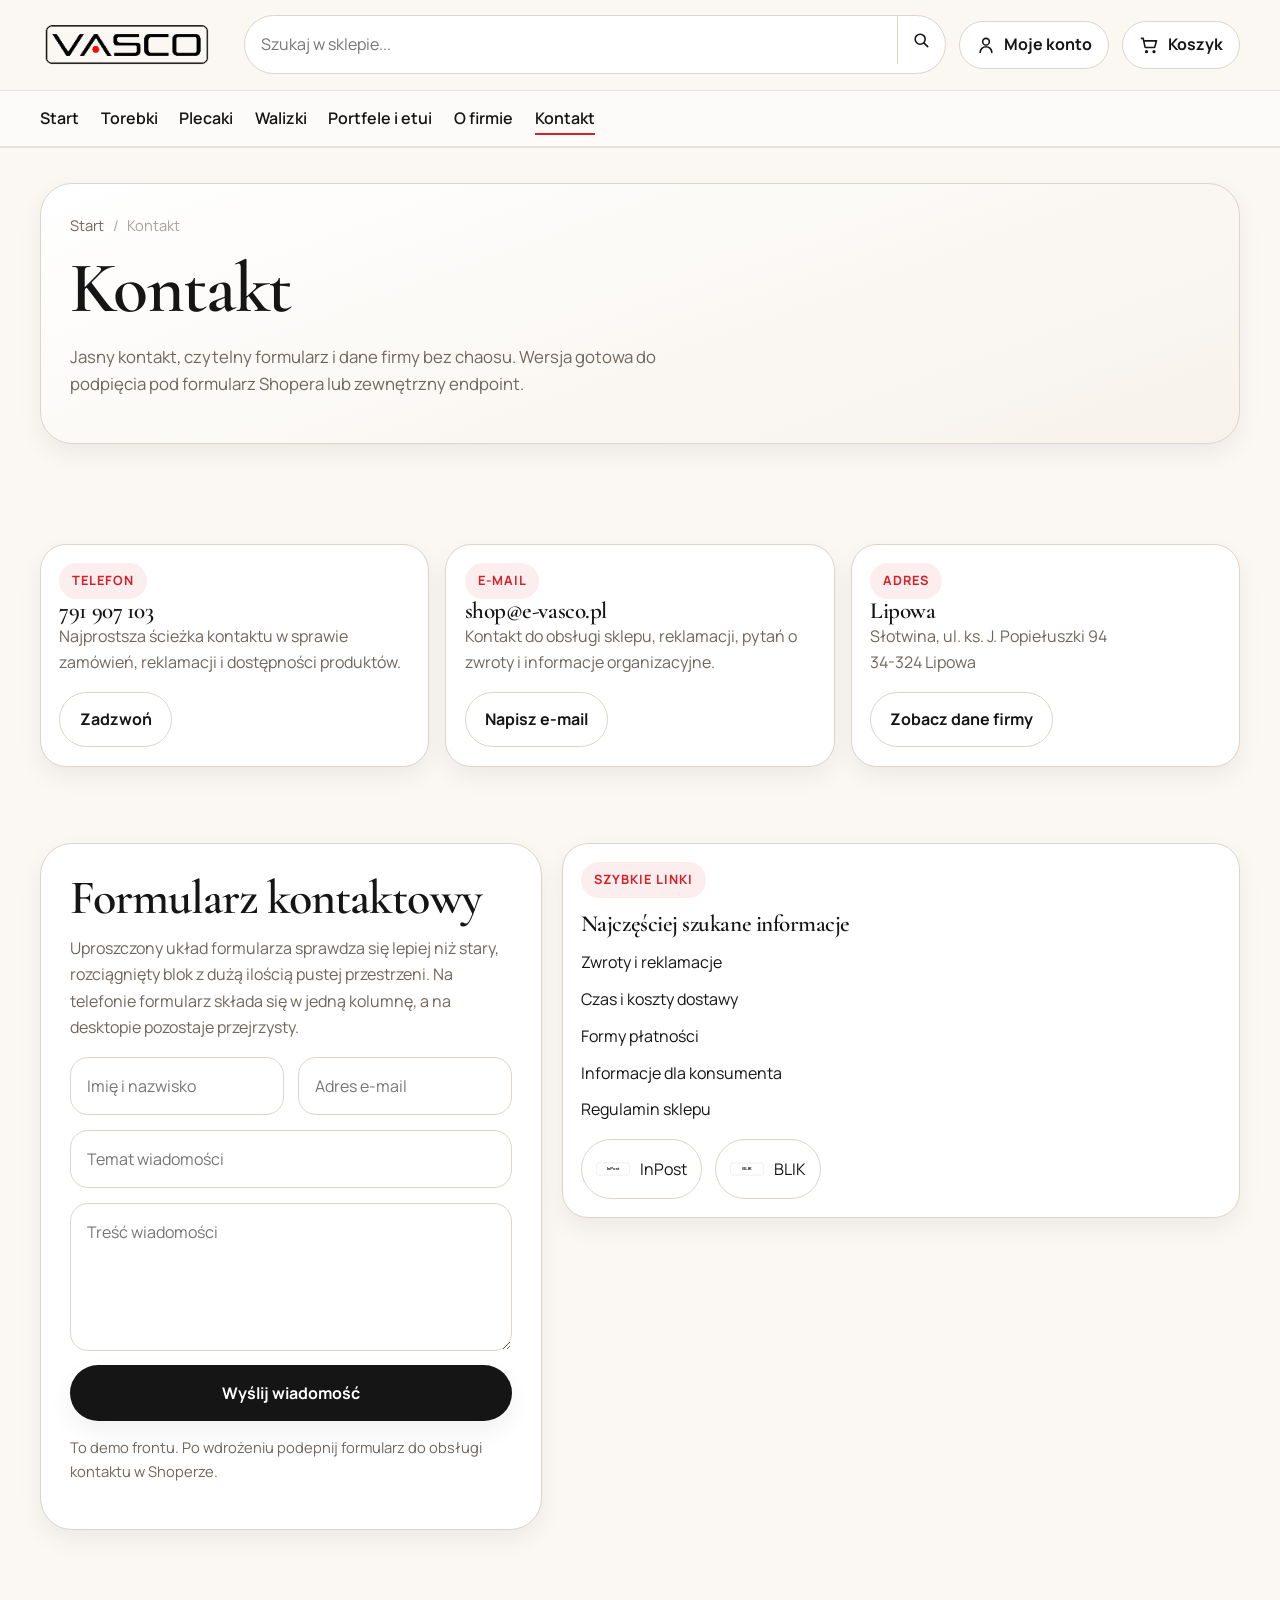
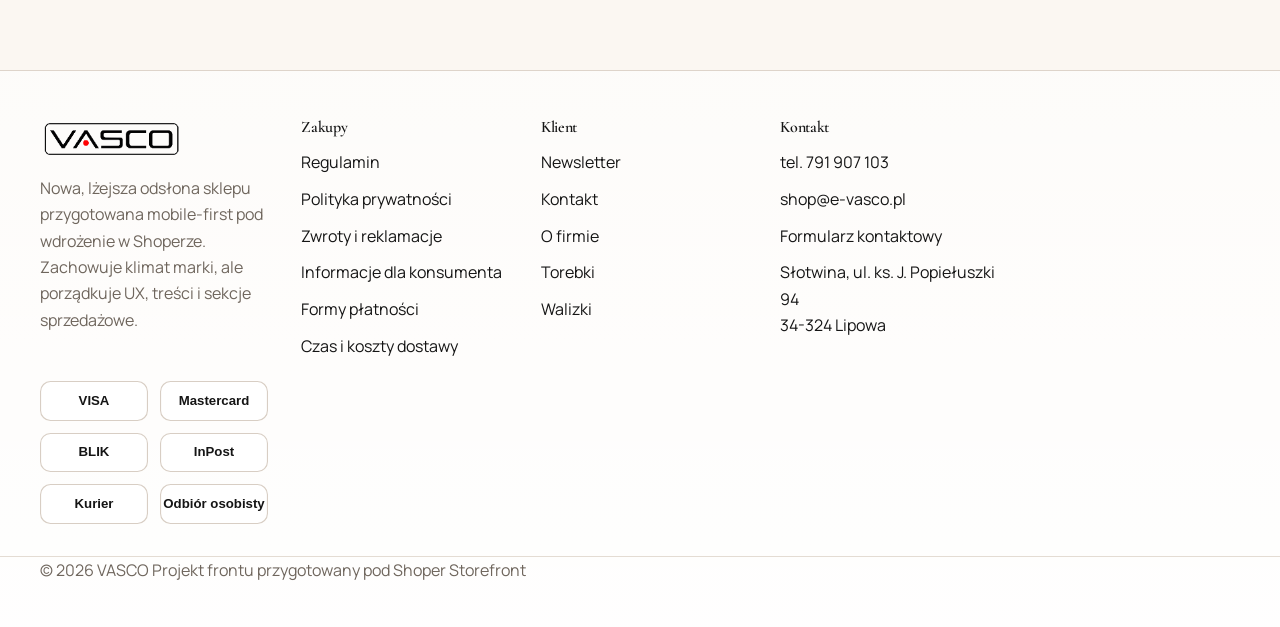
<file: kontakt.html>
<!doctype html>
<html lang="pl">
<head>
  <meta charset="utf-8">
  <meta name="viewport" content="width=device-width, initial-scale=1">
  <title>VASCO - kontakt</title>
  <meta name="description" content="Strona kontaktowa sklepu VASCO z formularzem i danymi firmy.">
  <link rel="stylesheet" href="assets/css/style.css">
</head>
<body>

<div class="drawer-overlay" data-drawer-overlay></div>
<aside class="mobile-drawer" data-mobile-drawer>
  <div class="drawer-head">
    <img src="assets/img/logo-transparent.png" alt="VASCO" style="width:130px; background:transparent">
    <button class="btn btn-secondary" type="button" data-drawer-close>Zamknij</button>
  </div>
  <nav class="drawer-nav" aria-label="Mobilne menu">
    <a href="index.html">Start</a><a href="kategoria.html?category=Torebki">Torebki</a><a href="kategoria.html?category=Plecaki">Plecaki</a><a href="kategoria.html?category=Walizki">Walizki</a><a href="kategoria.html?category=Portfele%20i%20etui">Portfele i etui</a><a href="o-firmie.html">O firmie</a><a href="kontakt.html">Kontakt</a><a href="platnosci.html">Płatności</a><a href="dostawa.html">Dostawa</a><a href="zwroty-i-reklamacje.html">Zwroty i reklamacje</a><a href="regulamin.html">Regulamin</a>
  </nav>
  <div class="drawer-footer" style="margin-top:1rem">
    <a href="tel:+48791907103">791 907 103</a>
    <a href="mailto:shop@e-vasco.pl">shop@e-vasco.pl</a>
  </div>
</aside>

<header class="site-header">
  <div class="site-header-main">
    <div class="container">
      <div class="header-bar">
        <button class="burger" type="button" aria-label="Otwórz menu" data-nav-toggle>
          <span class="burger-lines"></span>
        </button>

        <a class="site-logo-link" href="index.html" aria-label="VASCO - strona główna">
          <img class="site-logo" src="assets/img/logo-transparent.png" alt="VASCO">
        </a>

        <div class="header-mobile-icons">
          <a class="icon-action" href="#" aria-label="Moje konto">
            <svg viewBox="0 0 24 24" aria-hidden="true"><path d="M19 21a7 7 0 0 0-14 0"/><circle cx="12" cy="8" r="4"/></svg>
          </a>
          <a class="icon-action" href="#" aria-label="Koszyk">
            <svg viewBox="0 0 24 24" aria-hidden="true"><circle cx="9" cy="20" r="1"/><circle cx="18" cy="20" r="1"/><path d="M3 4h2l2.2 10.2a1 1 0 0 0 1 .8h9.8a1 1 0 0 0 1-.8L21 7H7"/></svg>
          </a>
        </div>
      </div>

      <div class="header-tools">
        <form class="search-form" action="#" method="get" role="search">
          <input type="search" placeholder="Szukaj w sklepie..." aria-label="Szukaj w sklepie">
          <button type="submit" aria-label="Szukaj">
            <svg viewBox="0 0 24 24" aria-hidden="true"><circle cx="11" cy="11" r="6"/><path d="M20 20l-4.2-4.2"/></svg>
          </button>
        </form>
        <a class="header-action header-action--account" href="#" aria-label="Moje konto">
          <svg viewBox="0 0 24 24" aria-hidden="true"><path d="M19 21a7 7 0 0 0-14 0"/><circle cx="12" cy="8" r="4"/></svg>
          <span class="label">Moje konto</span>
        </a>
        <a class="header-action" href="#" aria-label="Koszyk">
          <svg viewBox="0 0 24 24" aria-hidden="true"><circle cx="9" cy="20" r="1"/><circle cx="18" cy="20" r="1"/><path d="M3 4h2l2.2 10.2a1 1 0 0 0 1 .8h9.8a1 1 0 0 0 1-.8L21 7H7"/></svg>
          <span class="label">Koszyk</span>
        </a>
      </div>
    </div>
  </div>
  <nav class="main-nav" aria-label="Główne menu">
    <div class="container">
      <ul class="main-nav-list">
        <li><a href="index.html" class="nav-link-home">Start</a></li>
        <li><a href="kategoria.html?category=Torebki">Torebki</a></li>
        <li><a href="kategoria.html?category=Plecaki">Plecaki</a></li>
        <li><a href="kategoria.html?category=Walizki">Walizki</a></li>
        <li><a href="kategoria.html?category=Portfele%20i%20etui">Portfele i etui</a></li>
        <li><a href="o-firmie.html">O firmie</a></li>
        <li><a href="kontakt.html">Kontakt</a></li>
      </ul>
    </div>
  </nav>
</header>

<main>

<section class="page-hero">
  <div class="container">
    <div class="page-hero-card">
      <nav class="breadcrumbs" aria-label="Breadcrumbs">
        <a href="index.html">Start</a>
        <span>/</span>
        <span>Kontakt</span>
      </nav>
      <h1>Kontakt</h1>
      <p class="lead" style="margin-top:1rem">Jasny kontakt, czytelny formularz i dane firmy bez chaosu. Wersja gotowa do podpięcia pod formularz Shopera lub zewnętrzny endpoint.</p>
    </div>
  </div>
</section>

<section class="section section-sm">
  <div class="container contact-grid">
    <article class="contact-card">
      <div class="contact-card-body">
        <span class="eyebrow">Telefon</span>
        <h3>791 907 103</h3>
        <p>Najprostsza ścieżka kontaktu w sprawie zamówień, reklamacji i dostępności produktów.</p>
        <a class="btn btn-secondary" href="tel:+48791907103">Zadzwoń</a>
      </div>
    </article>
    <article class="contact-card">
      <div class="contact-card-body">
        <span class="eyebrow">E-mail</span>
        <h3>shop@e-vasco.pl</h3>
        <p>Kontakt do obsługi sklepu, reklamacji, pytań o zwroty i informacje organizacyjne.</p>
        <a class="btn btn-secondary" href="mailto:shop@e-vasco.pl">Napisz e-mail</a>
      </div>
    </article>
    <article class="contact-card">
      <div class="contact-card-body">
        <span class="eyebrow">Adres</span>
        <h3>Lipowa</h3>
        <p>Słotwina, ul. ks. J. Popiełuszki 94<br>34-324 Lipowa</p>
        <a class="btn btn-secondary" href="o-firmie.html">Zobacz dane firmy</a>
      </div>
    </article>
  </div>
</section>

<section class="section section-sm" style="padding-top:0">
  <div class="container split-layout">
    <article class="content-prose">
      <h2>Formularz kontaktowy</h2>
      <p>Uproszczony układ formularza sprawdza się lepiej niż stary, rozciągnięty blok z dużą ilością pustej przestrzeni. Na telefonie formularz składa się w jedną kolumnę, a na desktopie pozostaje przejrzysty.</p>
      <form class="contact-form" data-contact-form>
        <div class="form-row">
          <input class="field" type="text" placeholder="Imię i nazwisko" aria-label="Imię i nazwisko">
          <input class="field" type="email" placeholder="Adres e-mail" aria-label="Adres e-mail">
        </div>
        <input class="field" type="text" placeholder="Temat wiadomości" aria-label="Temat">
        <textarea class="field" placeholder="Treść wiadomości" aria-label="Treść wiadomości"></textarea>
        <button class="btn btn-primary" type="submit">Wyślij wiadomość</button>
        <p class="form-note" data-form-feedback>To demo frontu. Po wdrożeniu podepnij formularz do obsługi kontaktu w Shoperze.</p>
      </form>
    </article>
    <aside class="sidebar-card">
      <span class="eyebrow">Szybkie linki</span>
      <h3 style="margin:.9rem 0 .8rem">Najczęściej szukane informacje</h3>
      <nav class="footer-nav">
        <a href="zwroty-i-reklamacje.html">Zwroty i reklamacje</a>
        <a href="dostawa.html">Czas i koszty dostawy</a>
        <a href="platnosci.html">Formy płatności</a>
        <a href="informacja-dla-konsumenta.html">Informacje dla konsumenta</a>
        <a href="regulamin.html">Regulamin sklepu</a>
      </nav>
      <div class="icon-badges" style="margin-top:1rem">
        <span class="icon-badge"><img src="assets/img/badges/shipping-inpost.svg" alt="InPost"><span>InPost</span></span>
        <span class="icon-badge"><img src="assets/img/badges/payment-blik.svg" alt="BLIK"><span>BLIK</span></span>
      </div>
    </aside>
  </div>
</section>

</main>

<footer class="site-footer">
  <div class="footer-main">
    <div class="container footer-grid">
      <div class="footer-brand">
        <img src="assets/img/logo-transparent.png" alt="VASCO">
        <p>Nowa, lżejsza odsłona sklepu przygotowana mobile-first pod wdrożenie w Shoperze. Zachowuje klimat marki, ale porządkuje UX, treści i sekcje sprzedażowe.</p>
        <div class="footer-logos"><img src="assets/img/badges/payment-visa.svg" alt="Visa"><img src="assets/img/badges/payment-mastercard.svg" alt="Mastercard"><img src="assets/img/badges/payment-blik.svg" alt="BLIK"><img src="assets/img/badges/shipping-inpost.svg" alt="InPost"><img src="assets/img/badges/shipping-courier.svg" alt="Kurier"><img src="assets/img/badges/shipping-pickup.svg" alt="Odbiór osobisty"></div>
      </div>
      <div class="footer-col"><h3>Zakupy</h3><nav class="footer-nav"><a href="regulamin.html">Regulamin</a><a href="polityka-prywatnosci.html">Polityka prywatności</a><a href="zwroty-i-reklamacje.html">Zwroty i reklamacje</a><a href="informacja-dla-konsumenta.html">Informacje dla konsumenta</a><a href="platnosci.html">Formy płatności</a><a href="dostawa.html">Czas i koszty dostawy</a></nav></div><div class="footer-col"><h3>Klient</h3><nav class="footer-nav"><a href="newsletter.html">Newsletter</a><a href="kontakt.html">Kontakt</a><a href="o-firmie.html">O firmie</a><a href="kategoria.html?category=Torebki">Torebki</a><a href="kategoria.html?category=Walizki">Walizki</a></nav></div>
      <div class="footer-col">
        <h3>Kontakt</h3>
        <nav class="footer-nav">
          <a href="tel:+48791907103">tel. 791 907 103</a>
          <a href="mailto:shop@e-vasco.pl">shop@e-vasco.pl</a>
          <a href="kontakt.html">Formularz kontaktowy</a>
          <span>Słotwina, ul. ks. J. Popiełuszki 94<br>34-324 Lipowa</span>
        </nav>
      </div>
    </div>
  </div>
  <div class="footer-bottom">
    <div class="container">
      <span>© <span data-current-year></span> VASCO</span>
      <span>Projekt frontu przygotowany pod Shoper Storefront</span>
    </div>
  </div>
</footer>

<script src="assets/js/products.js"></script>
<script src="assets/js/main.js"></script>
</body>
</html>
</file>
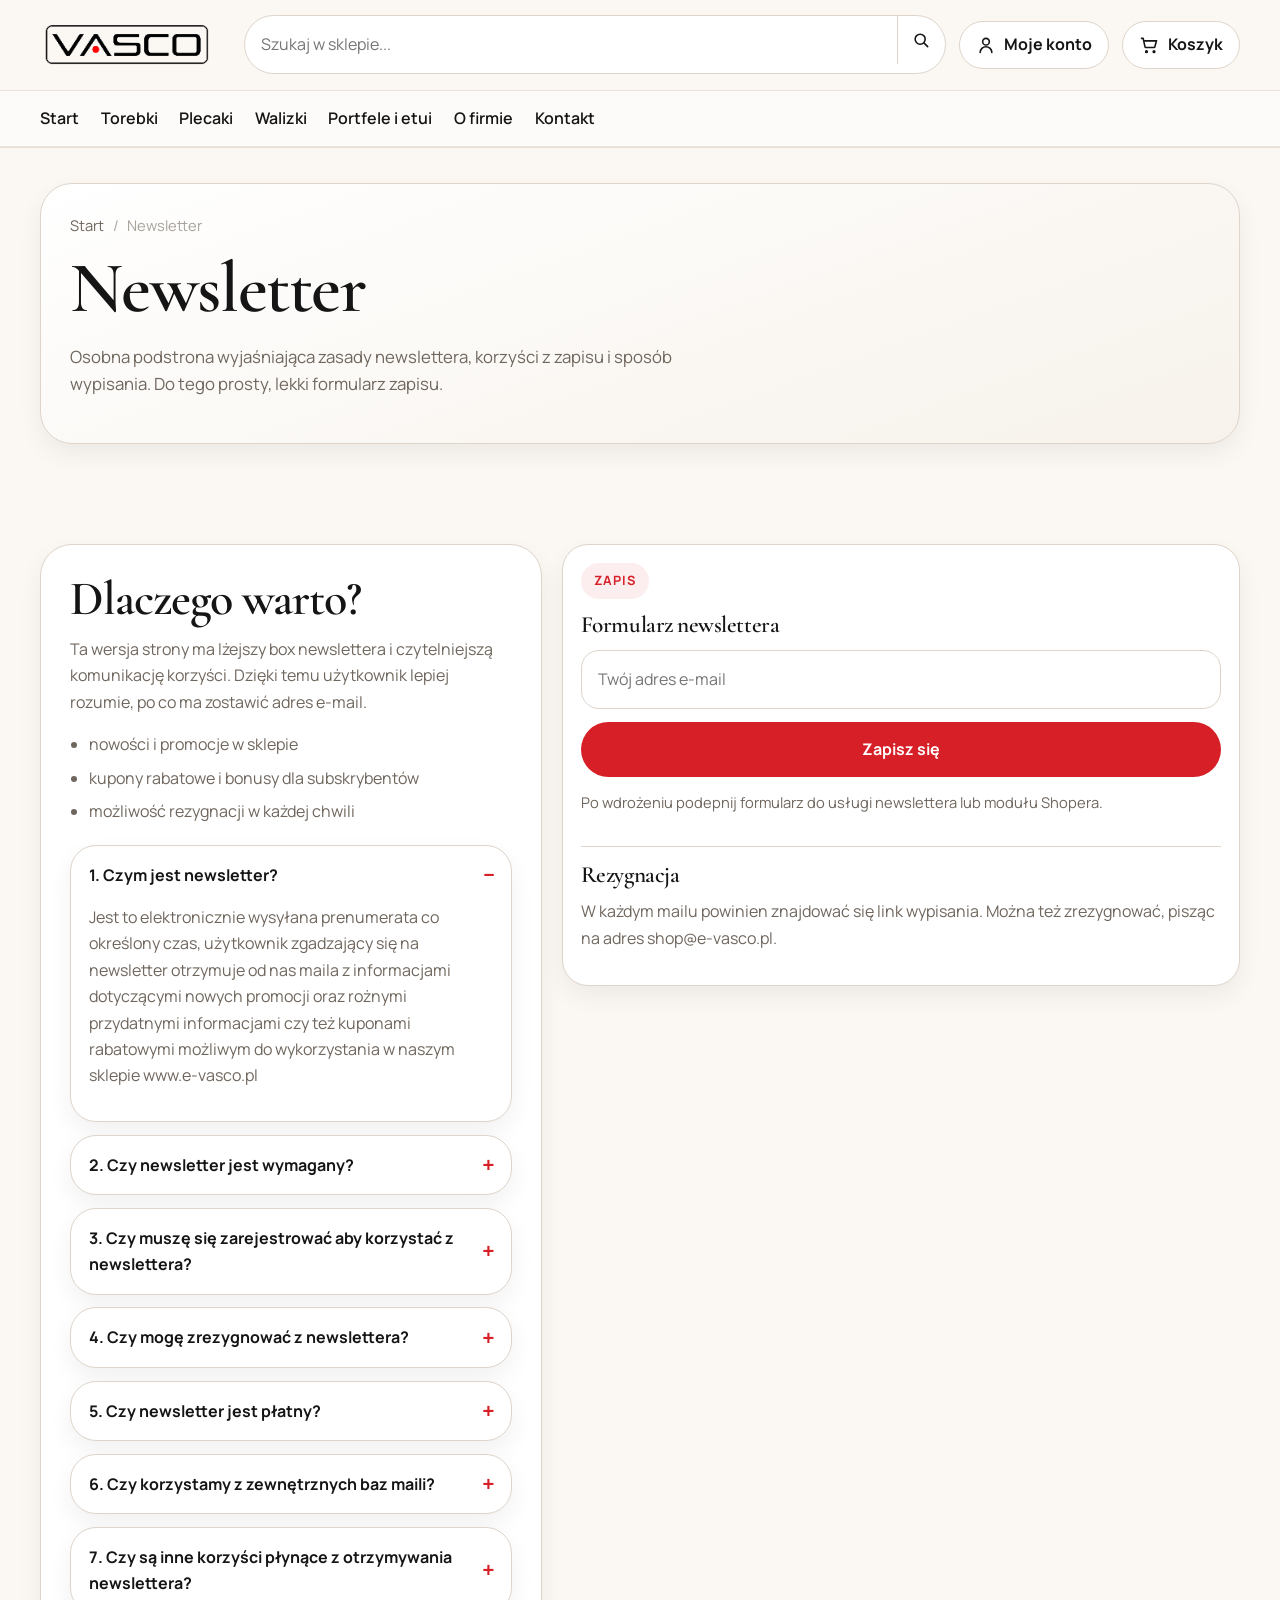
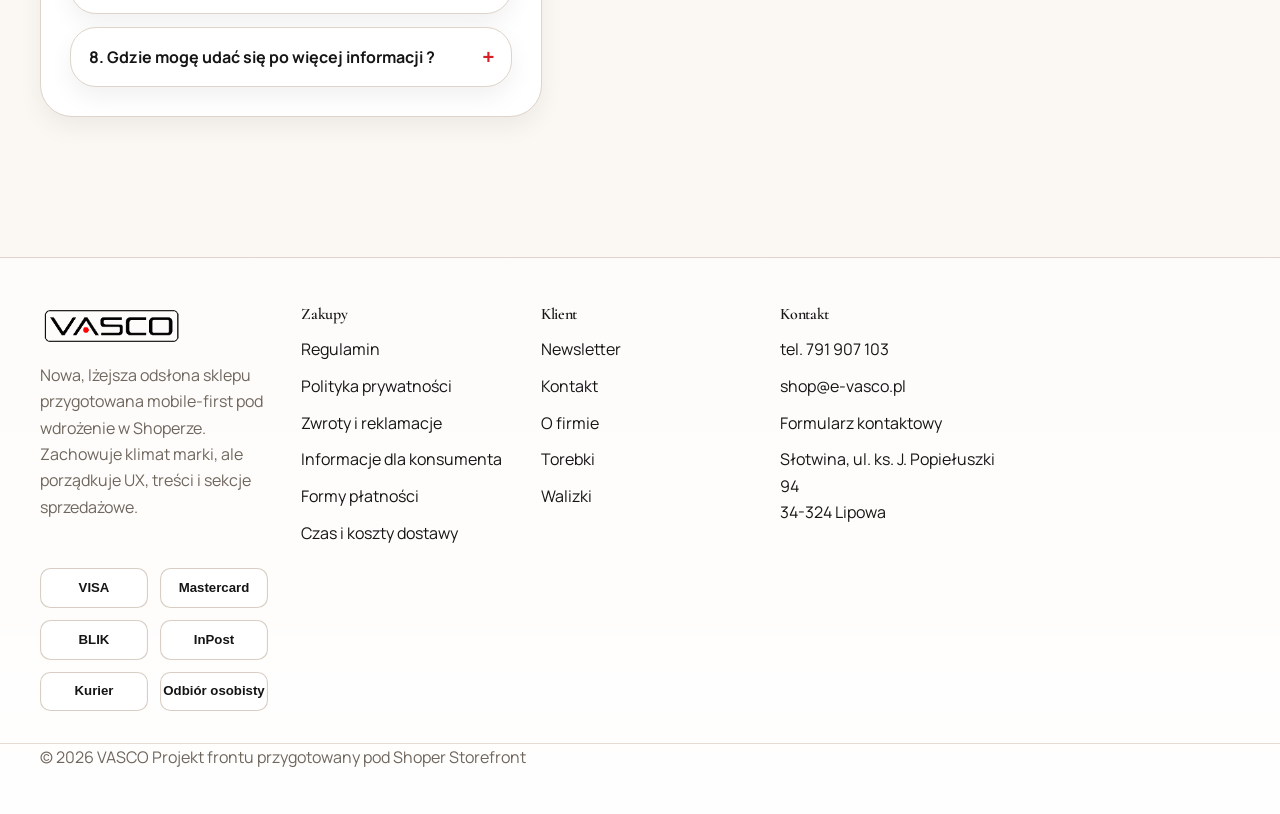
<file: newsletter.html>
<!doctype html>
<html lang="pl">
<head>
  <meta charset="utf-8">
  <meta name="viewport" content="width=device-width, initial-scale=1">
  <title>VASCO - newsletter</title>
  <meta name="description" content="Strona informacyjna newslettera VASCO z FAQ i formularzem zapisu.">
  <link rel="stylesheet" href="assets/css/style.css">
</head>
<body>

<div class="drawer-overlay" data-drawer-overlay></div>
<aside class="mobile-drawer" data-mobile-drawer>
  <div class="drawer-head">
    <img src="assets/img/logo-transparent.png" alt="VASCO" style="width:130px; background:transparent">
    <button class="btn btn-secondary" type="button" data-drawer-close>Zamknij</button>
  </div>
  <nav class="drawer-nav" aria-label="Mobilne menu">
    <a href="index.html">Start</a><a href="kategoria.html?category=Torebki">Torebki</a><a href="kategoria.html?category=Plecaki">Plecaki</a><a href="kategoria.html?category=Walizki">Walizki</a><a href="kategoria.html?category=Portfele%20i%20etui">Portfele i etui</a><a href="o-firmie.html">O firmie</a><a href="kontakt.html">Kontakt</a><a href="platnosci.html">Płatności</a><a href="dostawa.html">Dostawa</a><a href="zwroty-i-reklamacje.html">Zwroty i reklamacje</a><a href="regulamin.html">Regulamin</a>
  </nav>
  <div class="drawer-footer" style="margin-top:1rem">
    <a href="tel:+48791907103">791 907 103</a>
    <a href="mailto:shop@e-vasco.pl">shop@e-vasco.pl</a>
  </div>
</aside>

<header class="site-header">
  <div class="site-header-main">
    <div class="container">
      <div class="header-bar">
        <button class="burger" type="button" aria-label="Otwórz menu" data-nav-toggle>
          <span class="burger-lines"></span>
        </button>

        <a class="site-logo-link" href="index.html" aria-label="VASCO - strona główna">
          <img class="site-logo" src="assets/img/logo-transparent.png" alt="VASCO">
        </a>

        <div class="header-mobile-icons">
          <a class="icon-action" href="#" aria-label="Moje konto">
            <svg viewBox="0 0 24 24" aria-hidden="true"><path d="M19 21a7 7 0 0 0-14 0"/><circle cx="12" cy="8" r="4"/></svg>
          </a>
          <a class="icon-action" href="#" aria-label="Koszyk">
            <svg viewBox="0 0 24 24" aria-hidden="true"><circle cx="9" cy="20" r="1"/><circle cx="18" cy="20" r="1"/><path d="M3 4h2l2.2 10.2a1 1 0 0 0 1 .8h9.8a1 1 0 0 0 1-.8L21 7H7"/></svg>
          </a>
        </div>
      </div>

      <div class="header-tools">
        <form class="search-form" action="#" method="get" role="search">
          <input type="search" placeholder="Szukaj w sklepie..." aria-label="Szukaj w sklepie">
          <button type="submit" aria-label="Szukaj">
            <svg viewBox="0 0 24 24" aria-hidden="true"><circle cx="11" cy="11" r="6"/><path d="M20 20l-4.2-4.2"/></svg>
          </button>
        </form>
        <a class="header-action header-action--account" href="#" aria-label="Moje konto">
          <svg viewBox="0 0 24 24" aria-hidden="true"><path d="M19 21a7 7 0 0 0-14 0"/><circle cx="12" cy="8" r="4"/></svg>
          <span class="label">Moje konto</span>
        </a>
        <a class="header-action" href="#" aria-label="Koszyk">
          <svg viewBox="0 0 24 24" aria-hidden="true"><circle cx="9" cy="20" r="1"/><circle cx="18" cy="20" r="1"/><path d="M3 4h2l2.2 10.2a1 1 0 0 0 1 .8h9.8a1 1 0 0 0 1-.8L21 7H7"/></svg>
          <span class="label">Koszyk</span>
        </a>
      </div>
    </div>
  </div>
  <nav class="main-nav" aria-label="Główne menu">
    <div class="container">
      <ul class="main-nav-list">
        <li><a href="index.html" class="nav-link-home">Start</a></li>
        <li><a href="kategoria.html?category=Torebki">Torebki</a></li>
        <li><a href="kategoria.html?category=Plecaki">Plecaki</a></li>
        <li><a href="kategoria.html?category=Walizki">Walizki</a></li>
        <li><a href="kategoria.html?category=Portfele%20i%20etui">Portfele i etui</a></li>
        <li><a href="o-firmie.html">O firmie</a></li>
        <li><a href="kontakt.html">Kontakt</a></li>
      </ul>
    </div>
  </nav>
</header>

<main>

<section class="page-hero">
  <div class="container">
    <div class="page-hero-card">
      <nav class="breadcrumbs" aria-label="Breadcrumbs">
        <a href="index.html">Start</a>
        <span>/</span>
        <span>Newsletter</span>
      </nav>
      <h1>Newsletter</h1>
      <p class="lead" style="margin-top:1rem">Osobna podstrona wyjaśniająca zasady newslettera, korzyści z zapisu i sposób wypisania. Do tego prosty, lekki formularz zapisu.</p>
    </div>
  </div>
</section>

<section class="section section-sm">
  <div class="container split-layout">
    <article class="content-prose">
      <h2>Dlaczego warto?</h2>
      <p>Ta wersja strony ma lżejszy box newslettera i czytelniejszą komunikację korzyści. Dzięki temu użytkownik lepiej rozumie, po co ma zostawić adres e-mail.</p>
      <ul>
        <li>nowości i promocje w sklepie</li>
        <li>kupony rabatowe i bonusy dla subskrybentów</li>
        <li>możliwość rezygnacji w każdej chwili</li>
      </ul>

      <div class="faq-list" style="margin-top:1.25rem">
        <details class="faq-item" open>
<summary>1. Czym jest newsletter?</summary>
<div class="faq-answer"><p>Jest to elektronicznie wysyłana prenumerata co określony czas, użytkownik zgadzający się na newsletter otrzymuje od nas maila z informacjami dotyczącymi nowych promocji oraz rożnymi przydatnymi informacjami czy też kuponami rabatowymi możliwym do wykorzystania w naszym sklepie www.e-vasco.pl</p></div>
</details>
<details class="faq-item">
<summary>2. Czy newsletter jest wymagany?</summary>
<div class="faq-answer"><p>Oczywiście że nie, jest to opcjonalna możliwość, jako osoba dokonująca rejestracji nie musisz zgadzać się na włączenie newslettera.</p></div>
</details>
<details class="faq-item">
<summary>3. Czy muszę się zarejestrować aby korzystać z newslettera?</summary>
<div class="faq-answer"><p>Nie trzeba dokonywać pełnej rejestracji aby korzystać z newslettera, wystarczy że, dodasz swój adres email do bazy poprzez formularz dostępny u dołu strony.</p></div>
</details>
<details class="faq-item">
<summary>4. Czy mogę zrezygnować z newslettera?</summary>
<div class="faq-answer"><p>Oczywiście że tak, wystarczy wejść [TUTAJ] aby dokonać usunięcia twojego adresu email z bazy, również w każdym mailu z newslettera znajduje się link pozwalający w każdej chwili usunąć twój email z bazy.</p></div>
</details>
<details class="faq-item">
<summary>5. Czy newsletter jest płatny?</summary>
<div class="faq-answer"><p>Użytkownik zarejestrowany w naszym sklepie, oraz osoba która tylko dodała sam adres email do bazy nie ponosi żadnych opłat z dodania / korzystania / oraz wyłączenia newslettera.</p></div>
</details>
<details class="faq-item">
<summary>6. Czy korzystamy z zewnętrznych baz maili?</summary>
<div class="faq-answer"><p>Nie, wszystkie maile jakie znajdują się w naszej bazie są zbierane tylko i wyłącznie za pośrednictwem naszej strony po przez rejestrację użytkownika, czy też samodzielne dodanie maila po przez formularz newslettera.</p></div>
</details>
<details class="faq-item">
<summary>7. Czy są inne korzyści płynące z otrzymywania newslettera?</summary>
<div class="faq-answer"><p>Oczywiście, po za otrzymywaniem wiadomości dotyczących nowości czy też promocji, osoby korzystające z newslettera mogą otrzymywać dodatkowe kupony rabatowe, oraz innego rodzaju bonusy.</p></div>
</details>
<details class="faq-item">
<summary>8. Gdzie mogę udać się po więcej informacji ?</summary>
<div class="faq-answer"><p>Jeżeli masz jeszcze jakieś pytania skontaktuj się z nami, u góry strony jak i na dole widnieje przycisk kontakt.</p></div>
</details>
      </div>
    </article>
    <aside class="sidebar-card">
      <span class="eyebrow">Zapis</span>
      <h3 style="margin:.9rem 0 .8rem">Formularz newslettera</h3>
      <form class="newsletter-inline" data-newsletter-form>
        <input class="field" type="email" placeholder="Twój adres e-mail" aria-label="Adres e-mail">
        <button class="btn btn-accent" type="submit">Zapisz się</button>
        <p class="form-note" data-form-feedback>Po wdrożeniu podepnij formularz do usługi newslettera lub modułu Shopera.</p>
      </form>
      <hr class="soft" style="margin:1rem 0">
      <h3 style="margin-bottom:.65rem">Rezygnacja</h3>
      <p>W każdym mailu powinien znajdować się link wypisania. Można też zrezygnować, pisząc na adres shop@e-vasco.pl.</p>
    </aside>
  </div>
</section>

</main>

<footer class="site-footer">
  <div class="footer-main">
    <div class="container footer-grid">
      <div class="footer-brand">
        <img src="assets/img/logo-transparent.png" alt="VASCO">
        <p>Nowa, lżejsza odsłona sklepu przygotowana mobile-first pod wdrożenie w Shoperze. Zachowuje klimat marki, ale porządkuje UX, treści i sekcje sprzedażowe.</p>
        <div class="footer-logos"><img src="assets/img/badges/payment-visa.svg" alt="Visa"><img src="assets/img/badges/payment-mastercard.svg" alt="Mastercard"><img src="assets/img/badges/payment-blik.svg" alt="BLIK"><img src="assets/img/badges/shipping-inpost.svg" alt="InPost"><img src="assets/img/badges/shipping-courier.svg" alt="Kurier"><img src="assets/img/badges/shipping-pickup.svg" alt="Odbiór osobisty"></div>
      </div>
      <div class="footer-col"><h3>Zakupy</h3><nav class="footer-nav"><a href="regulamin.html">Regulamin</a><a href="polityka-prywatnosci.html">Polityka prywatności</a><a href="zwroty-i-reklamacje.html">Zwroty i reklamacje</a><a href="informacja-dla-konsumenta.html">Informacje dla konsumenta</a><a href="platnosci.html">Formy płatności</a><a href="dostawa.html">Czas i koszty dostawy</a></nav></div><div class="footer-col"><h3>Klient</h3><nav class="footer-nav"><a href="newsletter.html">Newsletter</a><a href="kontakt.html">Kontakt</a><a href="o-firmie.html">O firmie</a><a href="kategoria.html?category=Torebki">Torebki</a><a href="kategoria.html?category=Walizki">Walizki</a></nav></div>
      <div class="footer-col">
        <h3>Kontakt</h3>
        <nav class="footer-nav">
          <a href="tel:+48791907103">tel. 791 907 103</a>
          <a href="mailto:shop@e-vasco.pl">shop@e-vasco.pl</a>
          <a href="kontakt.html">Formularz kontaktowy</a>
          <span>Słotwina, ul. ks. J. Popiełuszki 94<br>34-324 Lipowa</span>
        </nav>
      </div>
    </div>
  </div>
  <div class="footer-bottom">
    <div class="container">
      <span>© <span data-current-year></span> VASCO</span>
      <span>Projekt frontu przygotowany pod Shoper Storefront</span>
    </div>
  </div>
</footer>

<script src="assets/js/products.js"></script>
<script src="assets/js/main.js"></script>
</body>
</html>
</file>
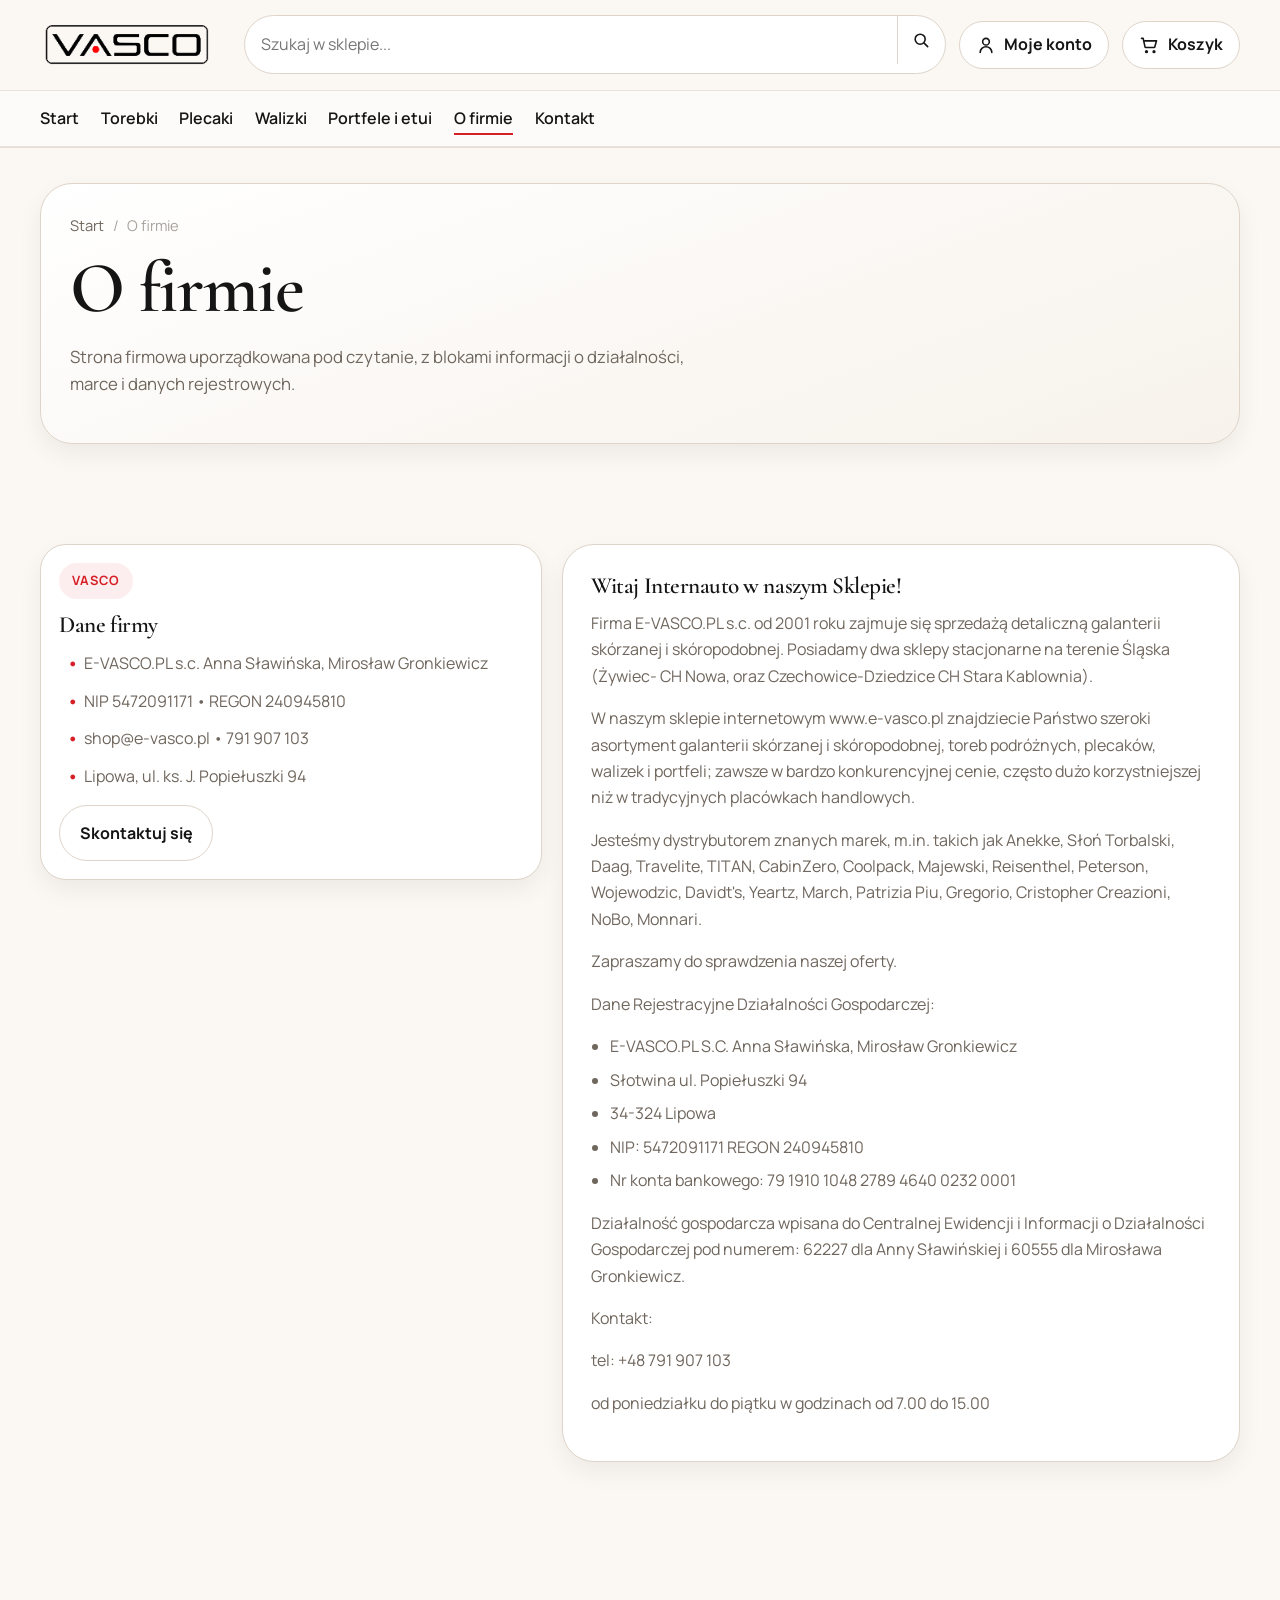
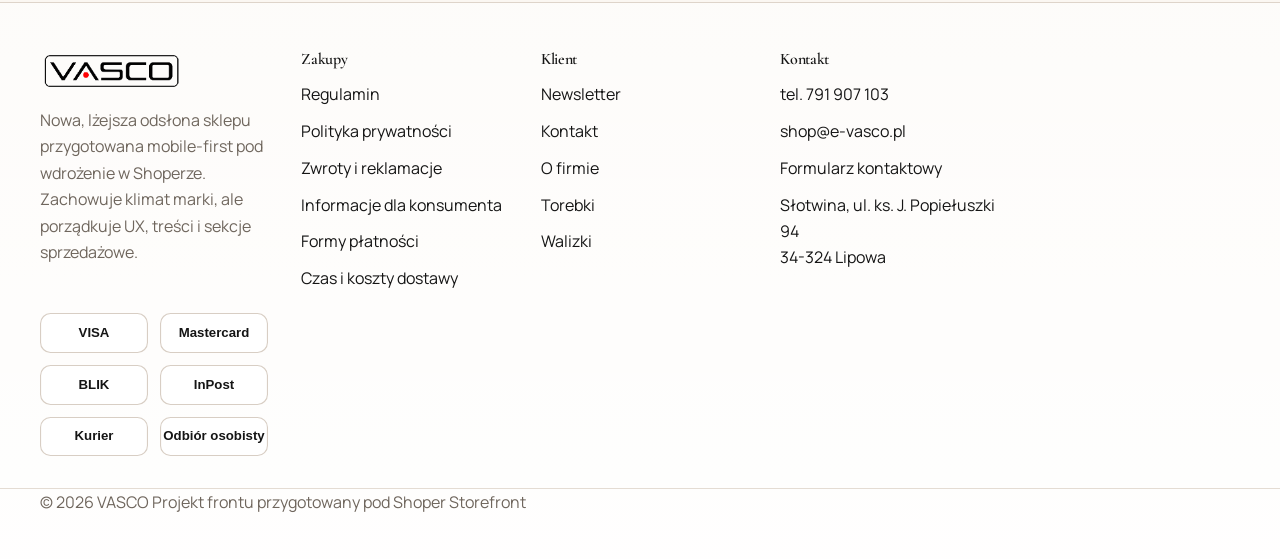
<file: o-firmie.html>
<!doctype html>
<html lang="pl">
<head>
  <meta charset="utf-8">
  <meta name="viewport" content="width=device-width, initial-scale=1">
  <title>VASCO - o firmie</title>
  <meta name="description" content="Informacje o działalności VASCO, dane firmy i tło marki.">
  <link rel="stylesheet" href="assets/css/style.css">
</head>
<body>

<div class="drawer-overlay" data-drawer-overlay></div>
<aside class="mobile-drawer" data-mobile-drawer>
  <div class="drawer-head">
    <img src="assets/img/logo-transparent.png" alt="VASCO" style="width:130px; background:transparent">
    <button class="btn btn-secondary" type="button" data-drawer-close>Zamknij</button>
  </div>
  <nav class="drawer-nav" aria-label="Mobilne menu">
    <a href="index.html">Start</a><a href="kategoria.html?category=Torebki">Torebki</a><a href="kategoria.html?category=Plecaki">Plecaki</a><a href="kategoria.html?category=Walizki">Walizki</a><a href="kategoria.html?category=Portfele%20i%20etui">Portfele i etui</a><a href="o-firmie.html">O firmie</a><a href="kontakt.html">Kontakt</a><a href="platnosci.html">Płatności</a><a href="dostawa.html">Dostawa</a><a href="zwroty-i-reklamacje.html">Zwroty i reklamacje</a><a href="regulamin.html">Regulamin</a>
  </nav>
  <div class="drawer-footer" style="margin-top:1rem">
    <a href="tel:+48791907103">791 907 103</a>
    <a href="mailto:shop@e-vasco.pl">shop@e-vasco.pl</a>
  </div>
</aside>

<header class="site-header">
  <div class="site-header-main">
    <div class="container">
      <div class="header-bar">
        <button class="burger" type="button" aria-label="Otwórz menu" data-nav-toggle>
          <span class="burger-lines"></span>
        </button>

        <a class="site-logo-link" href="index.html" aria-label="VASCO - strona główna">
          <img class="site-logo" src="assets/img/logo-transparent.png" alt="VASCO">
        </a>

        <div class="header-mobile-icons">
          <a class="icon-action" href="#" aria-label="Moje konto">
            <svg viewBox="0 0 24 24" aria-hidden="true"><path d="M19 21a7 7 0 0 0-14 0"/><circle cx="12" cy="8" r="4"/></svg>
          </a>
          <a class="icon-action" href="#" aria-label="Koszyk">
            <svg viewBox="0 0 24 24" aria-hidden="true"><circle cx="9" cy="20" r="1"/><circle cx="18" cy="20" r="1"/><path d="M3 4h2l2.2 10.2a1 1 0 0 0 1 .8h9.8a1 1 0 0 0 1-.8L21 7H7"/></svg>
          </a>
        </div>
      </div>

      <div class="header-tools">
        <form class="search-form" action="#" method="get" role="search">
          <input type="search" placeholder="Szukaj w sklepie..." aria-label="Szukaj w sklepie">
          <button type="submit" aria-label="Szukaj">
            <svg viewBox="0 0 24 24" aria-hidden="true"><circle cx="11" cy="11" r="6"/><path d="M20 20l-4.2-4.2"/></svg>
          </button>
        </form>
        <a class="header-action header-action--account" href="#" aria-label="Moje konto">
          <svg viewBox="0 0 24 24" aria-hidden="true"><path d="M19 21a7 7 0 0 0-14 0"/><circle cx="12" cy="8" r="4"/></svg>
          <span class="label">Moje konto</span>
        </a>
        <a class="header-action" href="#" aria-label="Koszyk">
          <svg viewBox="0 0 24 24" aria-hidden="true"><circle cx="9" cy="20" r="1"/><circle cx="18" cy="20" r="1"/><path d="M3 4h2l2.2 10.2a1 1 0 0 0 1 .8h9.8a1 1 0 0 0 1-.8L21 7H7"/></svg>
          <span class="label">Koszyk</span>
        </a>
      </div>
    </div>
  </div>
  <nav class="main-nav" aria-label="Główne menu">
    <div class="container">
      <ul class="main-nav-list">
        <li><a href="index.html" class="nav-link-home">Start</a></li>
        <li><a href="kategoria.html?category=Torebki">Torebki</a></li>
        <li><a href="kategoria.html?category=Plecaki">Plecaki</a></li>
        <li><a href="kategoria.html?category=Walizki">Walizki</a></li>
        <li><a href="kategoria.html?category=Portfele%20i%20etui">Portfele i etui</a></li>
        <li><a href="o-firmie.html">O firmie</a></li>
        <li><a href="kontakt.html">Kontakt</a></li>
      </ul>
    </div>
  </nav>
</header>

<main>

<section class="page-hero">
  <div class="container">
    <div class="page-hero-card">
      <nav class="breadcrumbs" aria-label="Breadcrumbs">
        <a href="index.html">Start</a>
        <span>/</span>
        <span>O firmie</span>
      </nav>
      <h1>O firmie</h1>
      <p class="lead" style="margin-top:1rem">Strona firmowa uporządkowana pod czytanie, z blokami informacji o działalności, marce i danych rejestrowych.</p>
    </div>
  </div>
</section>

<section class="section section-sm">
  <div class="container split-layout">
    <aside class="sidebar-card">
      <span class="eyebrow">VASCO</span>
      <h3 style="margin:.9rem 0 .8rem">Dane firmy</h3>
      <ul class="check-list">
        <li>E-VASCO.PL s.c. Anna Sławińska, Mirosław Gronkiewicz</li>
        <li>NIP 5472091171 • REGON 240945810</li>
        <li>shop@e-vasco.pl • 791 907 103</li>
        <li>Lipowa, ul. ks. J. Popiełuszki 94</li>
      </ul>
      <a class="btn btn-secondary" style="margin-top:1rem" href="kontakt.html">Skontaktuj się</a>
    </aside>
    <article class="content-prose">
      <h3>Witaj Internauto w naszym Sklepie!</h3>
<p>Firma E-VASCO.PL s.c. od 2001 roku zajmuje się sprzedażą detaliczną galanterii skórzanej i skóropodobnej. Posiadamy dwa sklepy stacjonarne na terenie Śląska (Żywiec- CH Nowa, oraz Czechowice-Dziedzice CH Stara Kablownia).</p>
<p>W naszym sklepie internetowym www.e-vasco.pl znajdziecie Państwo szeroki asortyment galanterii skórzanej i skóropodobnej, toreb podróżnych, plecaków, walizek i portfeli; zawsze w bardzo konkurencyjnej cenie, często dużo korzystniejszej niż w tradycyjnych placówkach handlowych.</p>
<p>Jesteśmy dystrybutorem znanych marek, m.in. takich jak Anekke, Słoń Torbalski, Daag, Travelite, TITAN, CabinZero, Coolpack, Majewski, Reisenthel, Peterson, Wojewodzic, Davidt&#x27;s, Yeartz, March, Patrizia Piu, Gregorio, Cristopher Creazioni, NoBo, Monnari.</p>
<p>Zapraszamy do sprawdzenia naszej oferty.</p>
<p>Dane Rejestracyjne Działalności Gospodarczej:</p>
<ul><li>E-VASCO.PL  S.C. Anna Sławińska, Mirosław Gronkiewicz</li><li>Słotwina ul. Popiełuszki 94</li><li>34-324 Lipowa</li><li>NIP: 5472091171   REGON 240945810</li><li>Nr konta bankowego: 79 1910 1048 2789 4640 0232 0001</li></ul>
<p>Działalność gospodarcza wpisana do Centralnej Ewidencji i Informacji o Działalności Gospodarczej  pod numerem: 62227 dla Anny Sławińskiej i 60555 dla Mirosława Gronkiewicz.</p><p>Kontakt:</p>
<p>tel: +48 791 907 103</p>
<p>od poniedziałku do piątku w godzinach od 7.00 do 15.00</p>
    </article>
  </div>
</section>

</main>

<footer class="site-footer">
  <div class="footer-main">
    <div class="container footer-grid">
      <div class="footer-brand">
        <img src="assets/img/logo-transparent.png" alt="VASCO">
        <p>Nowa, lżejsza odsłona sklepu przygotowana mobile-first pod wdrożenie w Shoperze. Zachowuje klimat marki, ale porządkuje UX, treści i sekcje sprzedażowe.</p>
        <div class="footer-logos"><img src="assets/img/badges/payment-visa.svg" alt="Visa"><img src="assets/img/badges/payment-mastercard.svg" alt="Mastercard"><img src="assets/img/badges/payment-blik.svg" alt="BLIK"><img src="assets/img/badges/shipping-inpost.svg" alt="InPost"><img src="assets/img/badges/shipping-courier.svg" alt="Kurier"><img src="assets/img/badges/shipping-pickup.svg" alt="Odbiór osobisty"></div>
      </div>
      <div class="footer-col"><h3>Zakupy</h3><nav class="footer-nav"><a href="regulamin.html">Regulamin</a><a href="polityka-prywatnosci.html">Polityka prywatności</a><a href="zwroty-i-reklamacje.html">Zwroty i reklamacje</a><a href="informacja-dla-konsumenta.html">Informacje dla konsumenta</a><a href="platnosci.html">Formy płatności</a><a href="dostawa.html">Czas i koszty dostawy</a></nav></div><div class="footer-col"><h3>Klient</h3><nav class="footer-nav"><a href="newsletter.html">Newsletter</a><a href="kontakt.html">Kontakt</a><a href="o-firmie.html">O firmie</a><a href="kategoria.html?category=Torebki">Torebki</a><a href="kategoria.html?category=Walizki">Walizki</a></nav></div>
      <div class="footer-col">
        <h3>Kontakt</h3>
        <nav class="footer-nav">
          <a href="tel:+48791907103">tel. 791 907 103</a>
          <a href="mailto:shop@e-vasco.pl">shop@e-vasco.pl</a>
          <a href="kontakt.html">Formularz kontaktowy</a>
          <span>Słotwina, ul. ks. J. Popiełuszki 94<br>34-324 Lipowa</span>
        </nav>
      </div>
    </div>
  </div>
  <div class="footer-bottom">
    <div class="container">
      <span>© <span data-current-year></span> VASCO</span>
      <span>Projekt frontu przygotowany pod Shoper Storefront</span>
    </div>
  </div>
</footer>

<script src="assets/js/products.js"></script>
<script src="assets/js/main.js"></script>
</body>
</html>
</file>
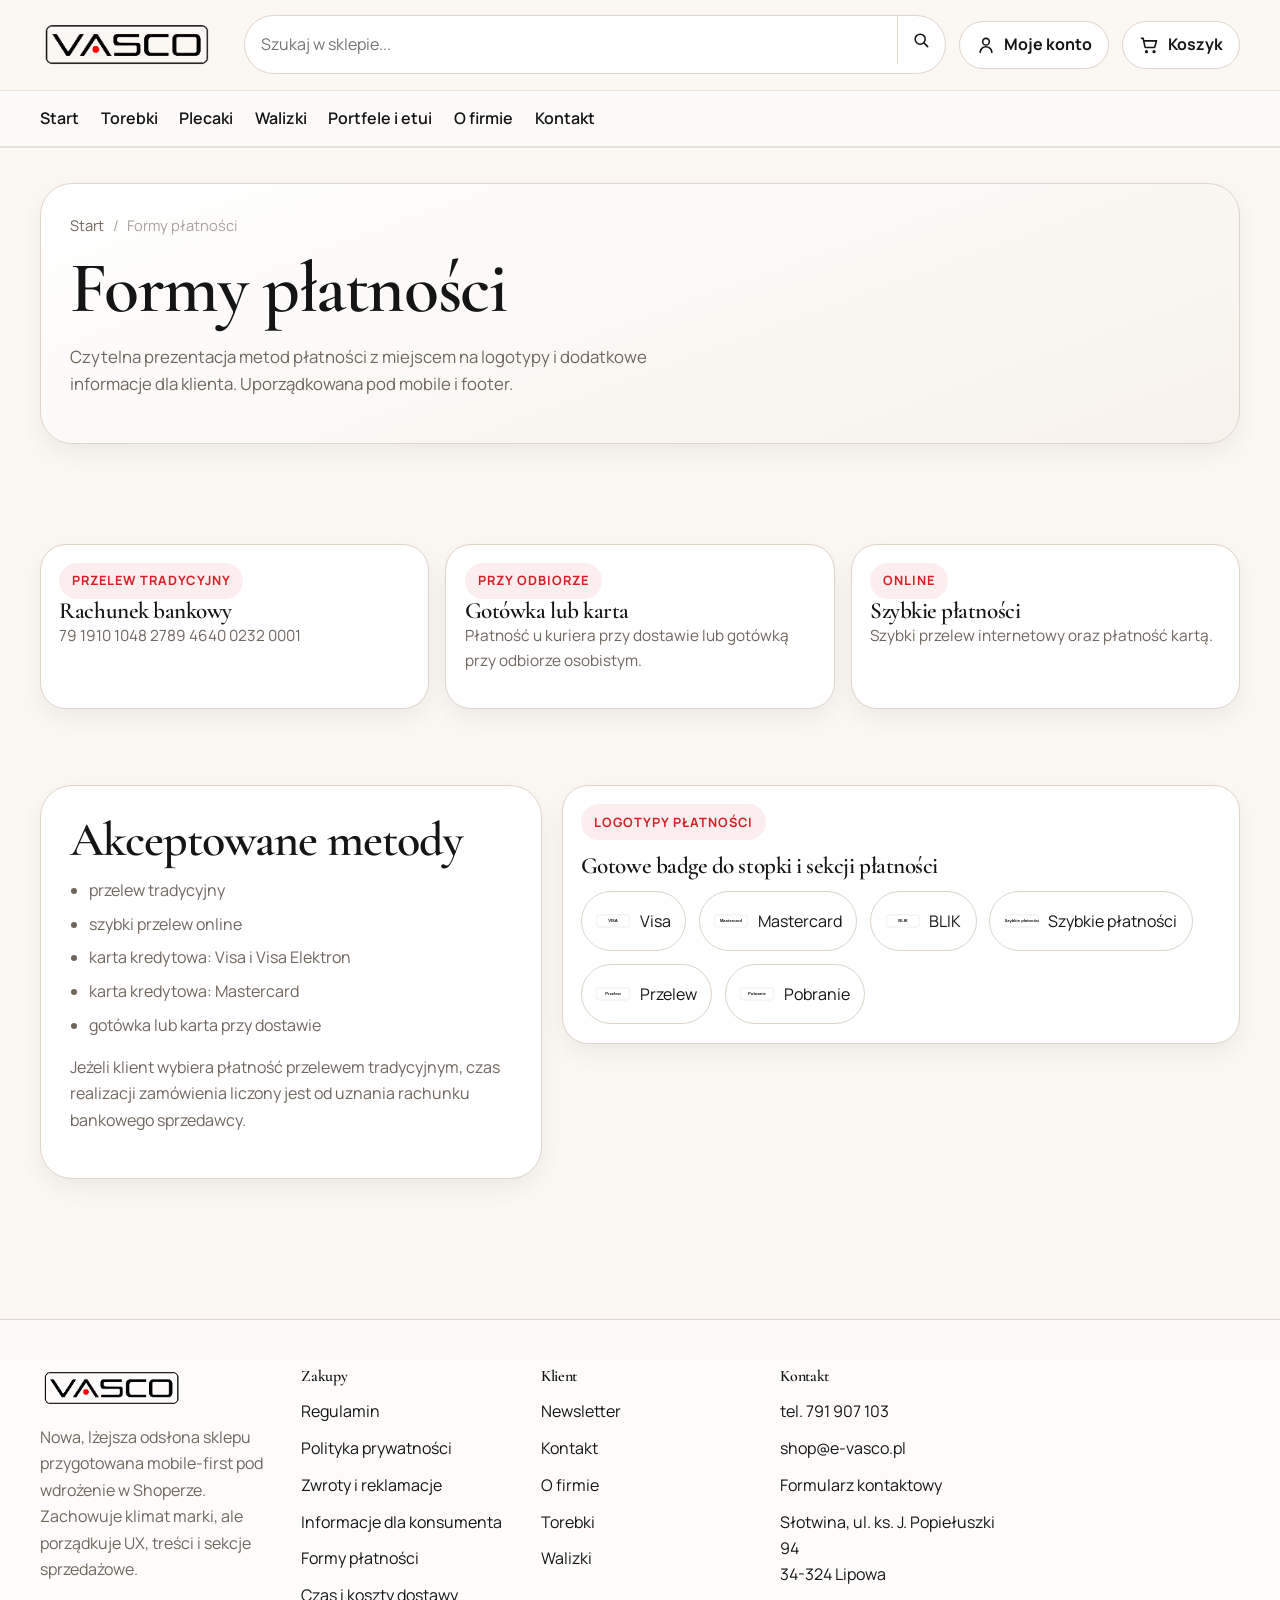
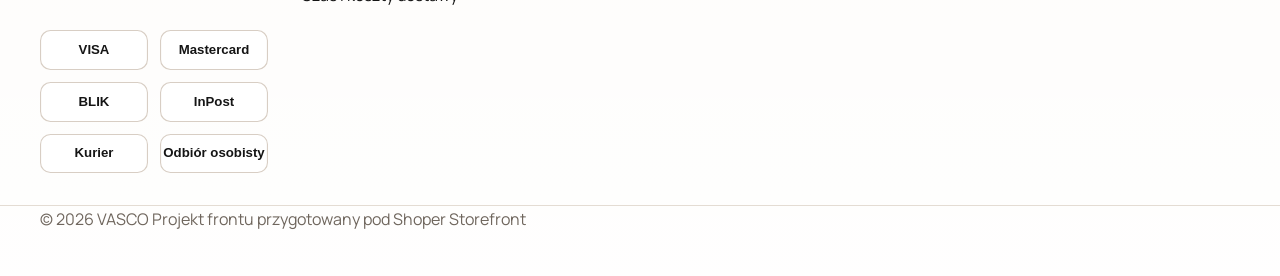
<file: platnosci.html>
<!doctype html>
<html lang="pl">
<head>
  <meta charset="utf-8">
  <meta name="viewport" content="width=device-width, initial-scale=1">
  <title>VASCO - formy płatności</title>
  <meta name="description" content="Podstrona płatności sklepu VASCO z metodami płatności i badge logotypów.">
  <link rel="stylesheet" href="assets/css/style.css">
</head>
<body>

<div class="drawer-overlay" data-drawer-overlay></div>
<aside class="mobile-drawer" data-mobile-drawer>
  <div class="drawer-head">
    <img src="assets/img/logo-transparent.png" alt="VASCO" style="width:130px; background:transparent">
    <button class="btn btn-secondary" type="button" data-drawer-close>Zamknij</button>
  </div>
  <nav class="drawer-nav" aria-label="Mobilne menu">
    <a href="index.html">Start</a><a href="kategoria.html?category=Torebki">Torebki</a><a href="kategoria.html?category=Plecaki">Plecaki</a><a href="kategoria.html?category=Walizki">Walizki</a><a href="kategoria.html?category=Portfele%20i%20etui">Portfele i etui</a><a href="o-firmie.html">O firmie</a><a href="kontakt.html">Kontakt</a><a href="platnosci.html">Płatności</a><a href="dostawa.html">Dostawa</a><a href="zwroty-i-reklamacje.html">Zwroty i reklamacje</a><a href="regulamin.html">Regulamin</a>
  </nav>
  <div class="drawer-footer" style="margin-top:1rem">
    <a href="tel:+48791907103">791 907 103</a>
    <a href="mailto:shop@e-vasco.pl">shop@e-vasco.pl</a>
  </div>
</aside>

<header class="site-header">
  <div class="site-header-main">
    <div class="container">
      <div class="header-bar">
        <button class="burger" type="button" aria-label="Otwórz menu" data-nav-toggle>
          <span class="burger-lines"></span>
        </button>

        <a class="site-logo-link" href="index.html" aria-label="VASCO - strona główna">
          <img class="site-logo" src="assets/img/logo-transparent.png" alt="VASCO">
        </a>

        <div class="header-mobile-icons">
          <a class="icon-action" href="#" aria-label="Moje konto">
            <svg viewBox="0 0 24 24" aria-hidden="true"><path d="M19 21a7 7 0 0 0-14 0"/><circle cx="12" cy="8" r="4"/></svg>
          </a>
          <a class="icon-action" href="#" aria-label="Koszyk">
            <svg viewBox="0 0 24 24" aria-hidden="true"><circle cx="9" cy="20" r="1"/><circle cx="18" cy="20" r="1"/><path d="M3 4h2l2.2 10.2a1 1 0 0 0 1 .8h9.8a1 1 0 0 0 1-.8L21 7H7"/></svg>
          </a>
        </div>
      </div>

      <div class="header-tools">
        <form class="search-form" action="#" method="get" role="search">
          <input type="search" placeholder="Szukaj w sklepie..." aria-label="Szukaj w sklepie">
          <button type="submit" aria-label="Szukaj">
            <svg viewBox="0 0 24 24" aria-hidden="true"><circle cx="11" cy="11" r="6"/><path d="M20 20l-4.2-4.2"/></svg>
          </button>
        </form>
        <a class="header-action header-action--account" href="#" aria-label="Moje konto">
          <svg viewBox="0 0 24 24" aria-hidden="true"><path d="M19 21a7 7 0 0 0-14 0"/><circle cx="12" cy="8" r="4"/></svg>
          <span class="label">Moje konto</span>
        </a>
        <a class="header-action" href="#" aria-label="Koszyk">
          <svg viewBox="0 0 24 24" aria-hidden="true"><circle cx="9" cy="20" r="1"/><circle cx="18" cy="20" r="1"/><path d="M3 4h2l2.2 10.2a1 1 0 0 0 1 .8h9.8a1 1 0 0 0 1-.8L21 7H7"/></svg>
          <span class="label">Koszyk</span>
        </a>
      </div>
    </div>
  </div>
  <nav class="main-nav" aria-label="Główne menu">
    <div class="container">
      <ul class="main-nav-list">
        <li><a href="index.html" class="nav-link-home">Start</a></li>
        <li><a href="kategoria.html?category=Torebki">Torebki</a></li>
        <li><a href="kategoria.html?category=Plecaki">Plecaki</a></li>
        <li><a href="kategoria.html?category=Walizki">Walizki</a></li>
        <li><a href="kategoria.html?category=Portfele%20i%20etui">Portfele i etui</a></li>
        <li><a href="o-firmie.html">O firmie</a></li>
        <li><a href="kontakt.html">Kontakt</a></li>
      </ul>
    </div>
  </nav>
</header>

<main>

<section class="page-hero">
  <div class="container">
    <div class="page-hero-card">
      <nav class="breadcrumbs" aria-label="Breadcrumbs">
        <a href="index.html">Start</a>
        <span>/</span>
        <span>Formy płatności</span>
      </nav>
      <h1>Formy płatności</h1>
      <p class="lead" style="margin-top:1rem">Czytelna prezentacja metod płatności z miejscem na logotypy i dodatkowe informacje dla klienta. Uporządkowana pod mobile i footer.</p>
    </div>
  </div>
</section>

<section class="section section-sm">
  <div class="container payment-grid">
    <article class="payment-card">
      <div class="payment-card-body">
        <span class="eyebrow">Przelew tradycyjny</span>
        <h3>Rachunek bankowy</h3>
        <p>79 1910 1048 2789 4640 0232 0001</p>
      </div>
    </article>
    <article class="payment-card">
      <div class="payment-card-body">
        <span class="eyebrow">Przy odbiorze</span>
        <h3>Gotówka lub karta</h3>
        <p>Płatność u kuriera przy dostawie lub gotówką przy odbiorze osobistym.</p>
      </div>
    </article>
    <article class="payment-card">
      <div class="payment-card-body">
        <span class="eyebrow">Online</span>
        <h3>Szybkie płatności</h3>
        <p>Szybki przelew internetowy oraz płatność kartą.</p>
      </div>
    </article>
  </div>
</section>

<section class="section section-sm" style="padding-top:0">
  <div class="container split-layout">
    <article class="content-prose">
      <h2>Akceptowane metody</h2>
      <ul>
        <li>przelew tradycyjny</li>
        <li>szybki przelew online</li>
        <li>karta kredytowa: Visa i Visa Elektron</li>
        <li>karta kredytowa: Mastercard</li>
        <li>gotówka lub karta przy dostawie</li>
      </ul>
      <p>Jeżeli klient wybiera płatność przelewem tradycyjnym, czas realizacji zamówienia liczony jest od uznania rachunku bankowego sprzedawcy.</p>
    </article>
    <aside class="sidebar-card">
      <span class="eyebrow">Logotypy płatności</span>
      <h3 style="margin:.9rem 0 .8rem">Gotowe badge do stopki i sekcji płatności</h3>
      <div class="icon-badges">
        <span class="icon-badge"><img src="assets/img/badges/payment-visa.svg" alt="Visa"><span>Visa</span></span>
        <span class="icon-badge"><img src="assets/img/badges/payment-mastercard.svg" alt="Mastercard"><span>Mastercard</span></span>
        <span class="icon-badge"><img src="assets/img/badges/payment-blik.svg" alt="BLIK"><span>BLIK</span></span>
        <span class="icon-badge"><img src="assets/img/badges/payment-fastpay.svg" alt="Szybkie płatności"><span>Szybkie płatności</span></span>
        <span class="icon-badge"><img src="assets/img/badges/payment-transfer.svg" alt="Przelew"><span>Przelew</span></span>
        <span class="icon-badge"><img src="assets/img/badges/payment-cod.svg" alt="Pobranie"><span>Pobranie</span></span>
      </div>
    </aside>
  </div>
</section>

</main>

<footer class="site-footer">
  <div class="footer-main">
    <div class="container footer-grid">
      <div class="footer-brand">
        <img src="assets/img/logo-transparent.png" alt="VASCO">
        <p>Nowa, lżejsza odsłona sklepu przygotowana mobile-first pod wdrożenie w Shoperze. Zachowuje klimat marki, ale porządkuje UX, treści i sekcje sprzedażowe.</p>
        <div class="footer-logos"><img src="assets/img/badges/payment-visa.svg" alt="Visa"><img src="assets/img/badges/payment-mastercard.svg" alt="Mastercard"><img src="assets/img/badges/payment-blik.svg" alt="BLIK"><img src="assets/img/badges/shipping-inpost.svg" alt="InPost"><img src="assets/img/badges/shipping-courier.svg" alt="Kurier"><img src="assets/img/badges/shipping-pickup.svg" alt="Odbiór osobisty"></div>
      </div>
      <div class="footer-col"><h3>Zakupy</h3><nav class="footer-nav"><a href="regulamin.html">Regulamin</a><a href="polityka-prywatnosci.html">Polityka prywatności</a><a href="zwroty-i-reklamacje.html">Zwroty i reklamacje</a><a href="informacja-dla-konsumenta.html">Informacje dla konsumenta</a><a href="platnosci.html">Formy płatności</a><a href="dostawa.html">Czas i koszty dostawy</a></nav></div><div class="footer-col"><h3>Klient</h3><nav class="footer-nav"><a href="newsletter.html">Newsletter</a><a href="kontakt.html">Kontakt</a><a href="o-firmie.html">O firmie</a><a href="kategoria.html?category=Torebki">Torebki</a><a href="kategoria.html?category=Walizki">Walizki</a></nav></div>
      <div class="footer-col">
        <h3>Kontakt</h3>
        <nav class="footer-nav">
          <a href="tel:+48791907103">tel. 791 907 103</a>
          <a href="mailto:shop@e-vasco.pl">shop@e-vasco.pl</a>
          <a href="kontakt.html">Formularz kontaktowy</a>
          <span>Słotwina, ul. ks. J. Popiełuszki 94<br>34-324 Lipowa</span>
        </nav>
      </div>
    </div>
  </div>
  <div class="footer-bottom">
    <div class="container">
      <span>© <span data-current-year></span> VASCO</span>
      <span>Projekt frontu przygotowany pod Shoper Storefront</span>
    </div>
  </div>
</footer>

<script src="assets/js/products.js"></script>
<script src="assets/js/main.js"></script>
</body>
</html>
</file>
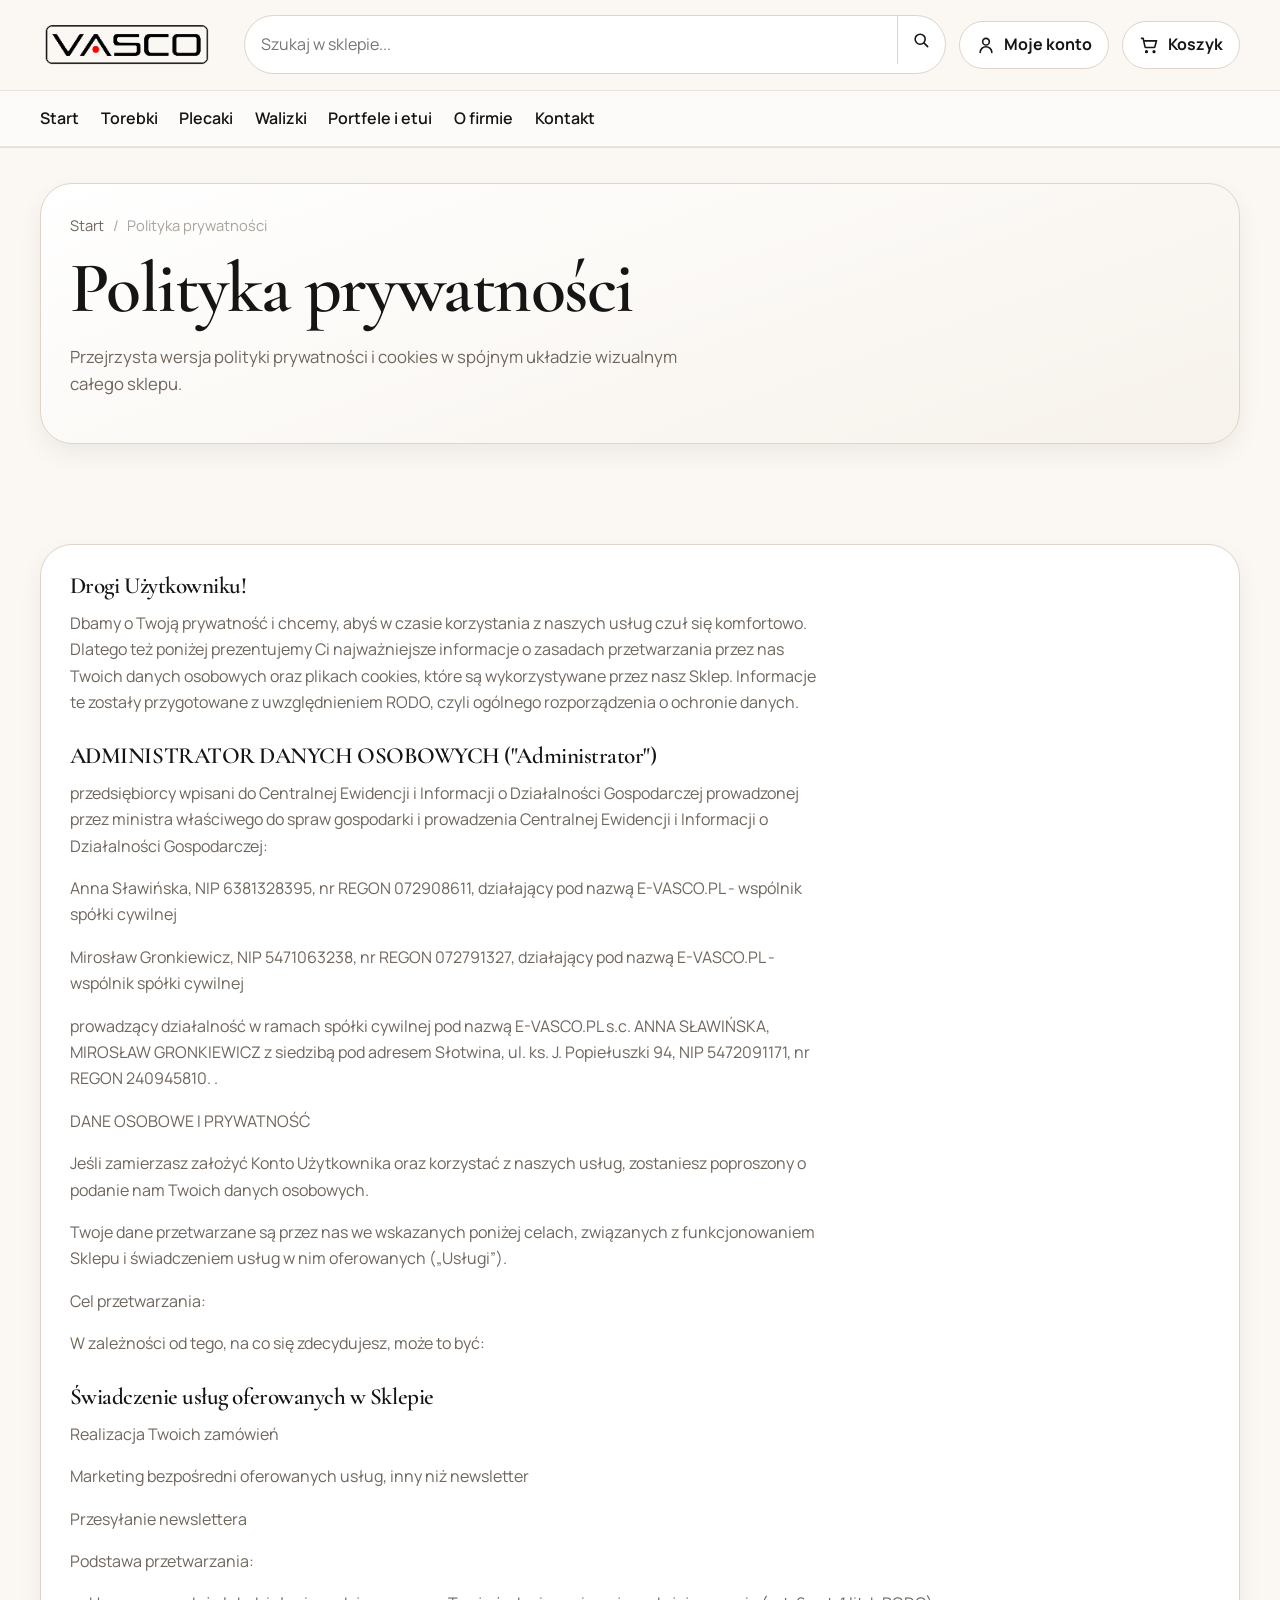
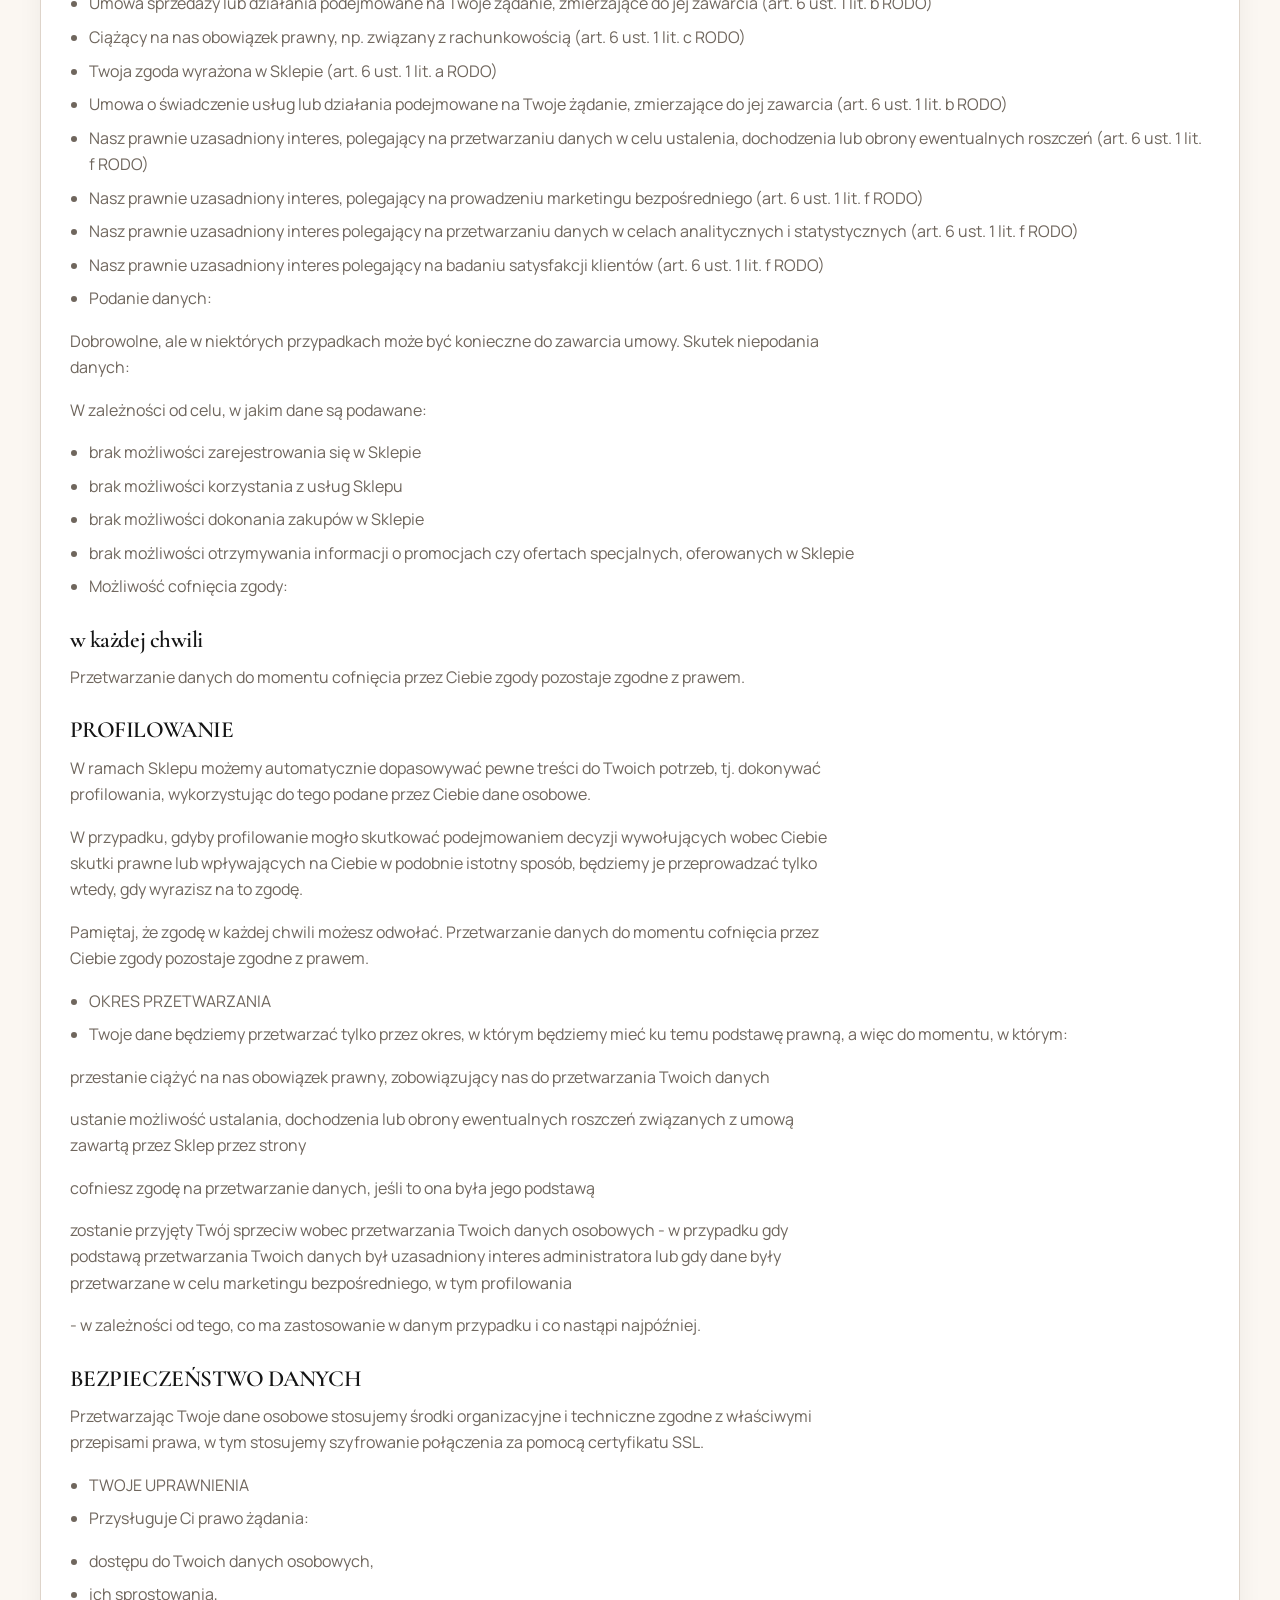
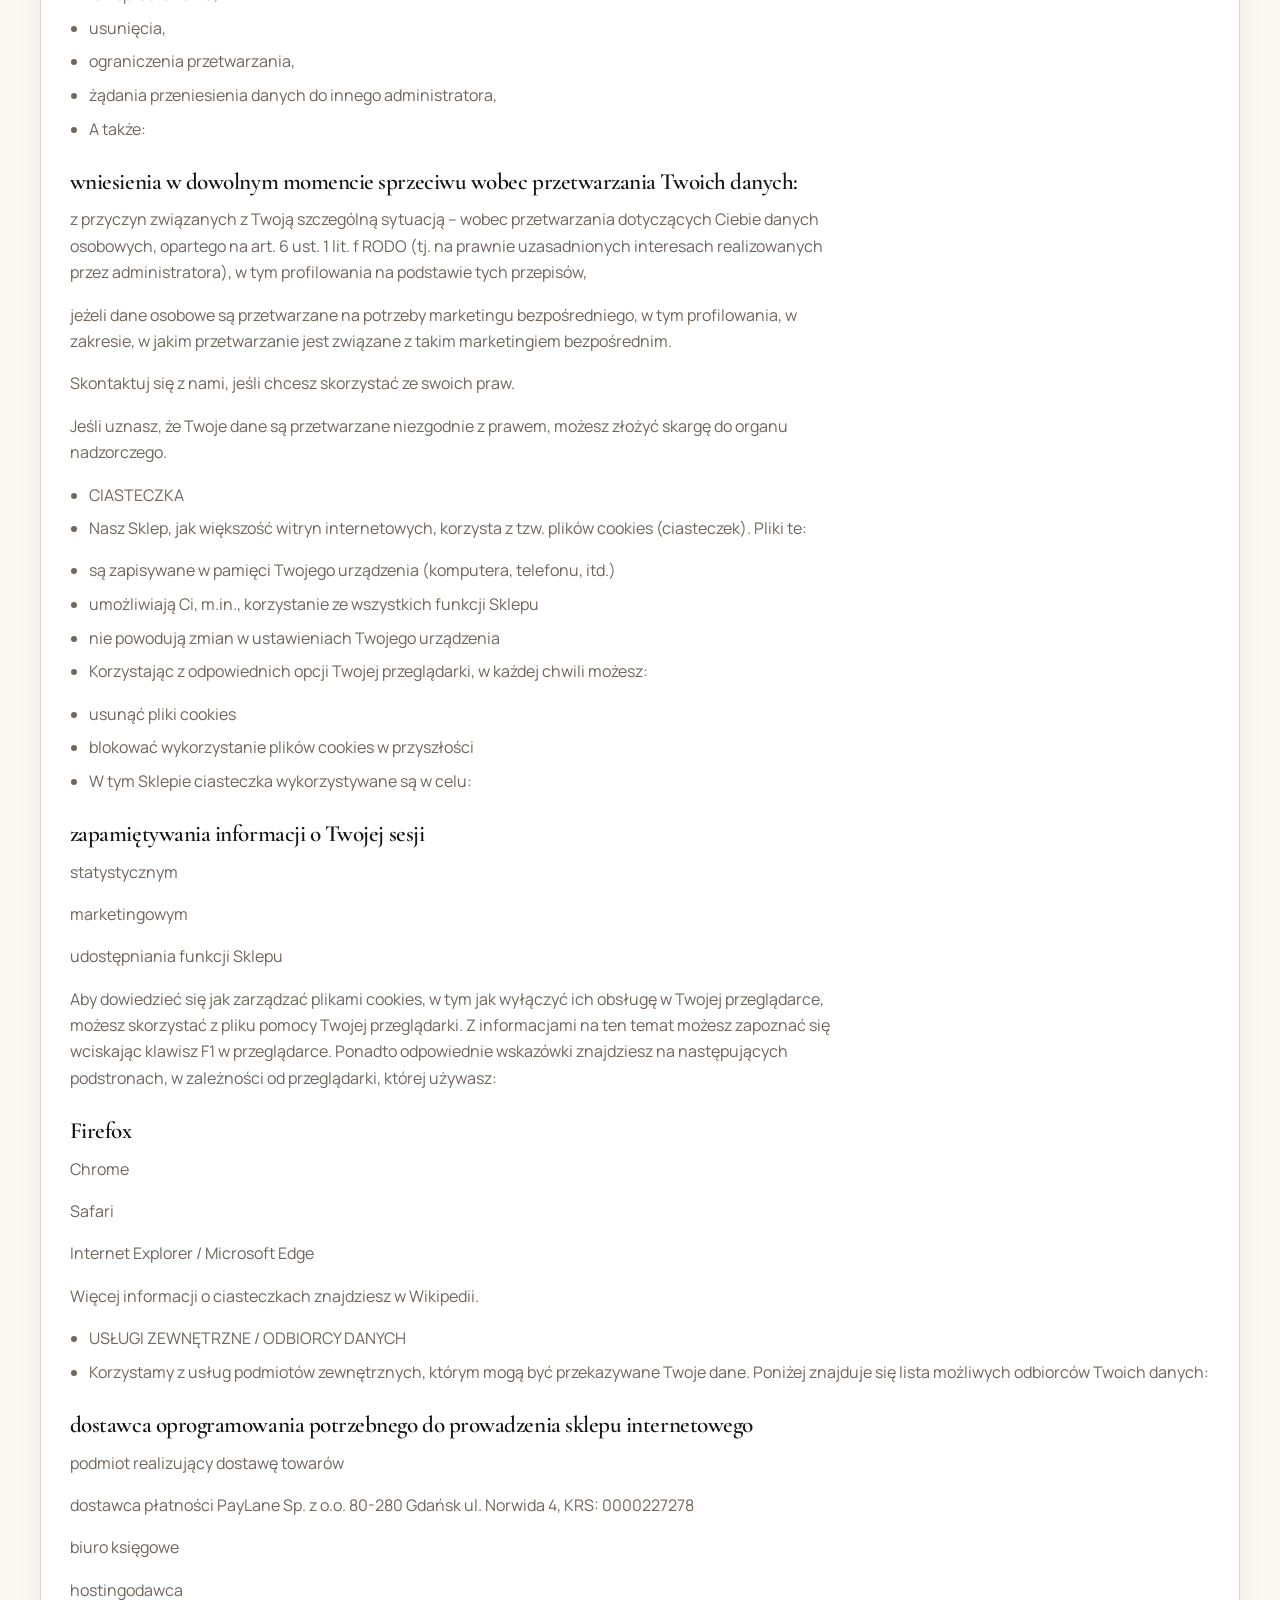
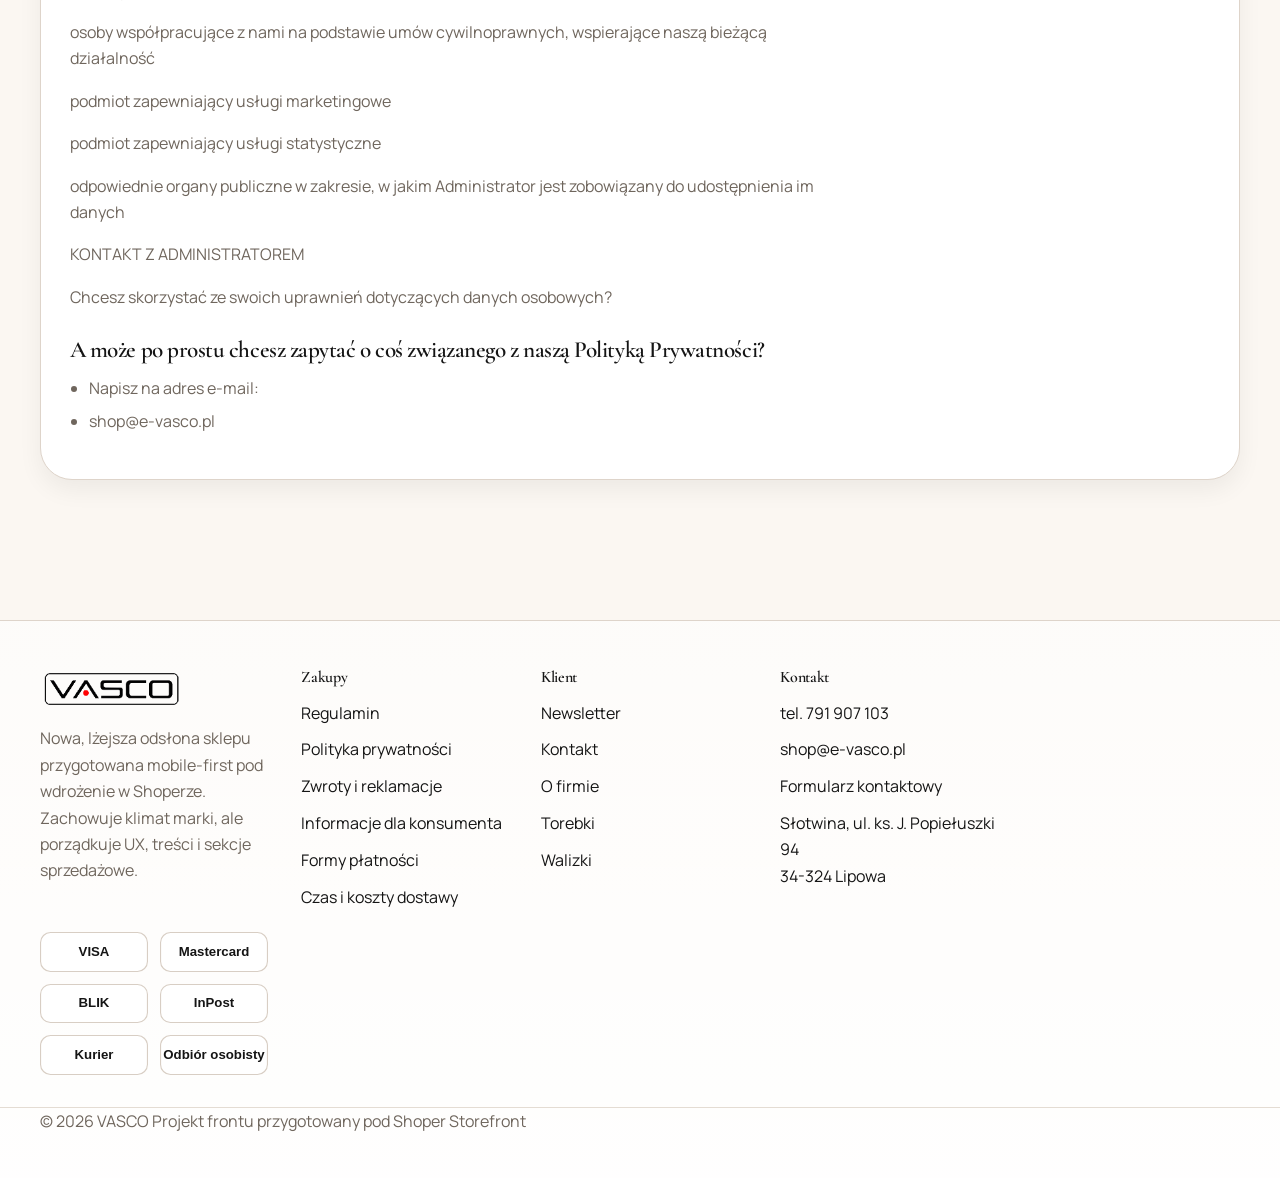
<file: polityka-prywatnosci.html>
<!doctype html>
<html lang="pl">
<head>
  <meta charset="utf-8">
  <meta name="viewport" content="width=device-width, initial-scale=1">
  <title>VASCO - polityka prywatności</title>
  <meta name="description" content="Polityka prywatności i cookies sklepu VASCO.">
  <link rel="stylesheet" href="assets/css/style.css">
</head>
<body>

<div class="drawer-overlay" data-drawer-overlay></div>
<aside class="mobile-drawer" data-mobile-drawer>
  <div class="drawer-head">
    <img src="assets/img/logo-transparent.png" alt="VASCO" style="width:130px; background:transparent">
    <button class="btn btn-secondary" type="button" data-drawer-close>Zamknij</button>
  </div>
  <nav class="drawer-nav" aria-label="Mobilne menu">
    <a href="index.html">Start</a><a href="kategoria.html?category=Torebki">Torebki</a><a href="kategoria.html?category=Plecaki">Plecaki</a><a href="kategoria.html?category=Walizki">Walizki</a><a href="kategoria.html?category=Portfele%20i%20etui">Portfele i etui</a><a href="o-firmie.html">O firmie</a><a href="kontakt.html">Kontakt</a><a href="platnosci.html">Płatności</a><a href="dostawa.html">Dostawa</a><a href="zwroty-i-reklamacje.html">Zwroty i reklamacje</a><a href="regulamin.html">Regulamin</a>
  </nav>
  <div class="drawer-footer" style="margin-top:1rem">
    <a href="tel:+48791907103">791 907 103</a>
    <a href="mailto:shop@e-vasco.pl">shop@e-vasco.pl</a>
  </div>
</aside>

<header class="site-header">
  <div class="site-header-main">
    <div class="container">
      <div class="header-bar">
        <button class="burger" type="button" aria-label="Otwórz menu" data-nav-toggle>
          <span class="burger-lines"></span>
        </button>

        <a class="site-logo-link" href="index.html" aria-label="VASCO - strona główna">
          <img class="site-logo" src="assets/img/logo-transparent.png" alt="VASCO">
        </a>

        <div class="header-mobile-icons">
          <a class="icon-action" href="#" aria-label="Moje konto">
            <svg viewBox="0 0 24 24" aria-hidden="true"><path d="M19 21a7 7 0 0 0-14 0"/><circle cx="12" cy="8" r="4"/></svg>
          </a>
          <a class="icon-action" href="#" aria-label="Koszyk">
            <svg viewBox="0 0 24 24" aria-hidden="true"><circle cx="9" cy="20" r="1"/><circle cx="18" cy="20" r="1"/><path d="M3 4h2l2.2 10.2a1 1 0 0 0 1 .8h9.8a1 1 0 0 0 1-.8L21 7H7"/></svg>
          </a>
        </div>
      </div>

      <div class="header-tools">
        <form class="search-form" action="#" method="get" role="search">
          <input type="search" placeholder="Szukaj w sklepie..." aria-label="Szukaj w sklepie">
          <button type="submit" aria-label="Szukaj">
            <svg viewBox="0 0 24 24" aria-hidden="true"><circle cx="11" cy="11" r="6"/><path d="M20 20l-4.2-4.2"/></svg>
          </button>
        </form>
        <a class="header-action header-action--account" href="#" aria-label="Moje konto">
          <svg viewBox="0 0 24 24" aria-hidden="true"><path d="M19 21a7 7 0 0 0-14 0"/><circle cx="12" cy="8" r="4"/></svg>
          <span class="label">Moje konto</span>
        </a>
        <a class="header-action" href="#" aria-label="Koszyk">
          <svg viewBox="0 0 24 24" aria-hidden="true"><circle cx="9" cy="20" r="1"/><circle cx="18" cy="20" r="1"/><path d="M3 4h2l2.2 10.2a1 1 0 0 0 1 .8h9.8a1 1 0 0 0 1-.8L21 7H7"/></svg>
          <span class="label">Koszyk</span>
        </a>
      </div>
    </div>
  </div>
  <nav class="main-nav" aria-label="Główne menu">
    <div class="container">
      <ul class="main-nav-list">
        <li><a href="index.html" class="nav-link-home">Start</a></li>
        <li><a href="kategoria.html?category=Torebki">Torebki</a></li>
        <li><a href="kategoria.html?category=Plecaki">Plecaki</a></li>
        <li><a href="kategoria.html?category=Walizki">Walizki</a></li>
        <li><a href="kategoria.html?category=Portfele%20i%20etui">Portfele i etui</a></li>
        <li><a href="o-firmie.html">O firmie</a></li>
        <li><a href="kontakt.html">Kontakt</a></li>
      </ul>
    </div>
  </nav>
</header>

<main>

<section class="page-hero">
  <div class="container">
    <div class="page-hero-card">
      <nav class="breadcrumbs" aria-label="Breadcrumbs">
        <a href="index.html">Start</a>
        <span>/</span>
        <span>Polityka prywatności</span>
      </nav>
      <h1>Polityka prywatności</h1>
      <p class="lead" style="margin-top:1rem">Przejrzysta wersja polityki prywatności i cookies w spójnym układzie wizualnym całego sklepu.</p>
    </div>
  </div>
</section>

<section class="section section-sm">
  <div class="container">
    <article class="legal-article">
      <h3>Drogi Użytkowniku!</h3><p>Dbamy o Twoją prywatność i chcemy, abyś w czasie korzystania z naszych usług czuł się komfortowo. Dlatego też poniżej prezentujemy Ci najważniejsze informacje o zasadach przetwarzania przez nas Twoich danych osobowych oraz plikach cookies, które są wykorzystywane przez nasz Sklep. Informacje te zostały przygotowane z uwzględnieniem RODO, czyli ogólnego rozporządzenia o ochronie danych.</p>
<h3>ADMINISTRATOR DANYCH OSOBOWYCH (&quot;Administrator&quot;)</h3><p>przedsiębiorcy wpisani do Centralnej Ewidencji i Informacji o Działalności Gospodarczej prowadzonej przez ministra właściwego do spraw gospodarki i prowadzenia Centralnej Ewidencji i Informacji o Działalności Gospodarczej:</p><p>Anna Sławińska, NIP 6381328395, nr REGON 072908611, działający pod nazwą E-VASCO.PL - wspólnik spółki cywilnej</p><p>Mirosław Gronkiewicz, NIP 5471063238, nr REGON 072791327, działający pod nazwą E-VASCO.PL - wspólnik spółki cywilnej</p><p>prowadzący działalność w ramach spółki cywilnej pod nazwą E-VASCO.PL s.c. ANNA SŁAWIŃSKA, MIROSŁAW GRONKIEWICZ z siedzibą pod adresem Słotwina, ul. ks. J. Popiełuszki 94, NIP 5472091171, nr REGON 240945810. .</p><p>DANE OSOBOWE I PRYWATNOŚĆ</p><p>Jeśli zamierzasz założyć Konto Użytkownika oraz korzystać z naszych usług, zostaniesz poproszony o podanie nam Twoich danych osobowych.</p><p>Twoje dane przetwarzane są przez nas we wskazanych poniżej celach, związanych z funkcjonowaniem Sklepu i świadczeniem usług w nim oferowanych („Usługi”).</p>
<p>Cel przetwarzania:</p>
<p>W zależności od tego, na co się zdecydujesz, może to być:</p>
<h3>Świadczenie usług oferowanych w Sklepie</h3><p>Realizacja Twoich zamówień</p><p>Marketing bezpośredni oferowanych usług, inny niż newsletter</p><p>Przesyłanie newslettera</p><p>Podstawa przetwarzania:</p>
<ul><li>Umowa sprzedaży lub działania podejmowane na Twoje żądanie, zmierzające do jej zawarcia (art. 6 ust. 1 lit. b RODO)</li><li>Ciążący na nas obowiązek prawny, np. związany z rachunkowością (art. 6 ust. 1 lit. c RODO)</li><li>Twoja zgoda wyrażona w Sklepie (art. 6 ust. 1 lit. a RODO)</li><li>Umowa o świadczenie usług lub działania podejmowane na Twoje żądanie, zmierzające do jej zawarcia (art. 6 ust. 1 lit. b RODO)</li><li>Nasz prawnie uzasadniony interes, polegający na przetwarzaniu danych w celu ustalenia, dochodzenia lub obrony ewentualnych roszczeń (art. 6 ust. 1 lit. f RODO)</li><li>Nasz prawnie uzasadniony interes, polegający na prowadzeniu marketingu bezpośredniego (art. 6 ust. 1 lit. f RODO)</li><li>Nasz prawnie uzasadniony interes polegający na przetwarzaniu danych w celach analitycznych i statystycznych (art. 6 ust. 1 lit. f RODO)</li><li>Nasz prawnie uzasadniony interes polegający na badaniu satysfakcji klientów (art. 6 ust. 1 lit. f RODO)</li><li>Podanie danych:</li></ul>
<p>Dobrowolne, ale w niektórych przypadkach może być konieczne do zawarcia umowy. Skutek niepodania danych:</p>
<p>W zależności od celu, w jakim dane są podawane:</p>
<ul><li>brak możliwości zarejestrowania się w Sklepie</li><li>brak możliwości korzystania z usług Sklepu</li><li>brak możliwości dokonania zakupów w Sklepie</li><li>brak możliwości otrzymywania informacji o promocjach czy ofertach specjalnych, oferowanych w Sklepie</li><li>Możliwość cofnięcia zgody:</li></ul>
<h3>w każdej chwili</h3><p>Przetwarzanie danych do momentu cofnięcia przez Ciebie zgody pozostaje zgodne z prawem.</p>
<h3>PROFILOWANIE</h3><p>W ramach Sklepu możemy automatycznie dopasowywać pewne treści do Twoich potrzeb, tj. dokonywać profilowania, wykorzystując do tego podane przez Ciebie dane osobowe.</p>
<p>W przypadku, gdyby profilowanie mogło skutkować podejmowaniem decyzji wywołujących wobec Ciebie skutki prawne lub wpływających na Ciebie w podobnie istotny sposób, będziemy je przeprowadzać tylko wtedy, gdy wyrazisz na to zgodę.</p>
<p>Pamiętaj, że zgodę w każdej chwili możesz odwołać. Przetwarzanie danych do momentu cofnięcia przez Ciebie zgody pozostaje zgodne z prawem.</p>
<ul><li>OKRES PRZETWARZANIA</li><li>Twoje dane będziemy przetwarzać tylko przez okres, w którym będziemy mieć ku temu podstawę prawną, a więc do momentu, w którym:</li></ul>
<p>przestanie ciążyć na nas obowiązek prawny, zobowiązujący nas do przetwarzania Twoich danych</p><p>ustanie możliwość ustalania, dochodzenia lub obrony ewentualnych roszczeń związanych z umową zawartą przez Sklep przez strony</p><p>cofniesz zgodę na przetwarzanie danych, jeśli to ona była jego podstawą</p><p>zostanie przyjęty Twój sprzeciw wobec przetwarzania Twoich danych osobowych - w przypadku gdy podstawą przetwarzania Twoich danych był uzasadniony interes administratora lub gdy dane były przetwarzane w celu marketingu bezpośredniego, w tym profilowania</p><p>- w zależności od tego, co ma zastosowanie w danym przypadku i co nastąpi najpóźniej.</p>
<h3>BEZPIECZEŃSTWO DANYCH</h3><p>Przetwarzając Twoje dane osobowe stosujemy środki organizacyjne i techniczne zgodne z właściwymi przepisami prawa, w tym stosujemy szyfrowanie połączenia za pomocą certyfikatu SSL.</p>
<ul><li>TWOJE UPRAWNIENIA</li><li>Przysługuje Ci prawo żądania:</li></ul>
<ul><li>dostępu do Twoich danych osobowych,</li><li>ich sprostowania,</li><li>usunięcia,</li><li>ograniczenia przetwarzania,</li><li>żądania przeniesienia danych do innego administratora,</li><li>A także:</li></ul>
<h3>wniesienia w dowolnym momencie sprzeciwu wobec przetwarzania Twoich danych:</h3><p>z przyczyn związanych z Twoją szczególną sytuacją – wobec przetwarzania dotyczących Ciebie danych osobowych, opartego na art. 6 ust. 1 lit. f RODO (tj. na prawnie uzasadnionych interesach realizowanych przez administratora), w tym profilowania na podstawie tych przepisów,</p><p>jeżeli dane osobowe są przetwarzane na potrzeby marketingu bezpośredniego, w tym profilowania, w zakresie, w jakim przetwarzanie jest związane z takim marketingiem bezpośrednim.</p><p>Skontaktuj się z nami, jeśli chcesz skorzystać ze swoich praw.</p>
<p>Jeśli uznasz, że Twoje dane są przetwarzane niezgodnie z prawem, możesz złożyć skargę do organu nadzorczego.</p>
<ul><li>CIASTECZKA</li><li>Nasz Sklep, jak większość witryn internetowych, korzysta z tzw. plików cookies (ciasteczek). Pliki te:</li></ul>
<ul><li>są zapisywane w pamięci Twojego urządzenia (komputera, telefonu, itd.)</li><li>umożliwiają Ci, m.in., korzystanie ze wszystkich funkcji Sklepu</li><li>nie powodują zmian w ustawieniach Twojego urządzenia</li><li>Korzystając z odpowiednich opcji Twojej przeglądarki, w każdej chwili możesz:</li></ul>
<ul><li>usunąć pliki cookies</li><li>blokować wykorzystanie plików cookies w przyszłości</li><li>W tym Sklepie ciasteczka wykorzystywane są w celu:</li></ul>
<h3>zapamiętywania informacji o Twojej sesji</h3><p>statystycznym</p><p>marketingowym</p><p>udostępniania funkcji Sklepu</p><p>Aby dowiedzieć się jak zarządzać plikami cookies, w tym jak wyłączyć ich obsługę w Twojej przeglądarce, możesz skorzystać z pliku pomocy Twojej przeglądarki. Z informacjami na ten temat możesz zapoznać się wciskając klawisz F1 w przeglądarce. Ponadto odpowiednie wskazówki znajdziesz na następujących podstronach, w zależności od przeglądarki, której używasz:</p>
<h3>Firefox</h3><p>Chrome</p><p>Safari</p><p>Internet Explorer / Microsoft Edge</p><p>Więcej informacji o ciasteczkach znajdziesz w Wikipedii.</p>
<ul><li>USŁUGI ZEWNĘTRZNE / ODBIORCY DANYCH</li><li>Korzystamy z usług podmiotów zewnętrznych, którym mogą być przekazywane Twoje dane. Poniżej znajduje się lista możliwych odbiorców Twoich danych:</li></ul>
<h3>dostawca oprogramowania potrzebnego do prowadzenia sklepu internetowego</h3><p>podmiot realizujący dostawę towarów</p><p>dostawca płatności PayLane Sp. z o.o. 80-280 Gdańsk ul. Norwida 4, KRS: 0000227278</p><p>biuro księgowe</p><p>hostingodawca</p><p>osoby współpracujące z nami na podstawie umów cywilnoprawnych, wspierające naszą bieżącą działalność</p><p>podmiot zapewniający usługi marketingowe</p><p>podmiot zapewniający usługi statystyczne</p><p>odpowiednie organy publiczne w zakresie, w jakim Administrator jest zobowiązany do udostępnienia im danych</p><p>KONTAKT Z ADMINISTRATOREM</p><p>Chcesz skorzystać ze swoich uprawnień dotyczących danych osobowych?</p>
<h3>A może po prostu chcesz zapytać o coś związanego z naszą Polityką Prywatności?</h3>
<ul><li>Napisz na adres e-mail:</li><li>shop@e-vasco.pl</li></ul>
    </article>
  </div>
</section>

</main>

<footer class="site-footer">
  <div class="footer-main">
    <div class="container footer-grid">
      <div class="footer-brand">
        <img src="assets/img/logo-transparent.png" alt="VASCO">
        <p>Nowa, lżejsza odsłona sklepu przygotowana mobile-first pod wdrożenie w Shoperze. Zachowuje klimat marki, ale porządkuje UX, treści i sekcje sprzedażowe.</p>
        <div class="footer-logos"><img src="assets/img/badges/payment-visa.svg" alt="Visa"><img src="assets/img/badges/payment-mastercard.svg" alt="Mastercard"><img src="assets/img/badges/payment-blik.svg" alt="BLIK"><img src="assets/img/badges/shipping-inpost.svg" alt="InPost"><img src="assets/img/badges/shipping-courier.svg" alt="Kurier"><img src="assets/img/badges/shipping-pickup.svg" alt="Odbiór osobisty"></div>
      </div>
      <div class="footer-col"><h3>Zakupy</h3><nav class="footer-nav"><a href="regulamin.html">Regulamin</a><a href="polityka-prywatnosci.html">Polityka prywatności</a><a href="zwroty-i-reklamacje.html">Zwroty i reklamacje</a><a href="informacja-dla-konsumenta.html">Informacje dla konsumenta</a><a href="platnosci.html">Formy płatności</a><a href="dostawa.html">Czas i koszty dostawy</a></nav></div><div class="footer-col"><h3>Klient</h3><nav class="footer-nav"><a href="newsletter.html">Newsletter</a><a href="kontakt.html">Kontakt</a><a href="o-firmie.html">O firmie</a><a href="kategoria.html?category=Torebki">Torebki</a><a href="kategoria.html?category=Walizki">Walizki</a></nav></div>
      <div class="footer-col">
        <h3>Kontakt</h3>
        <nav class="footer-nav">
          <a href="tel:+48791907103">tel. 791 907 103</a>
          <a href="mailto:shop@e-vasco.pl">shop@e-vasco.pl</a>
          <a href="kontakt.html">Formularz kontaktowy</a>
          <span>Słotwina, ul. ks. J. Popiełuszki 94<br>34-324 Lipowa</span>
        </nav>
      </div>
    </div>
  </div>
  <div class="footer-bottom">
    <div class="container">
      <span>© <span data-current-year></span> VASCO</span>
      <span>Projekt frontu przygotowany pod Shoper Storefront</span>
    </div>
  </div>
</footer>

<script src="assets/js/products.js"></script>
<script src="assets/js/main.js"></script>
</body>
</html>
</file>
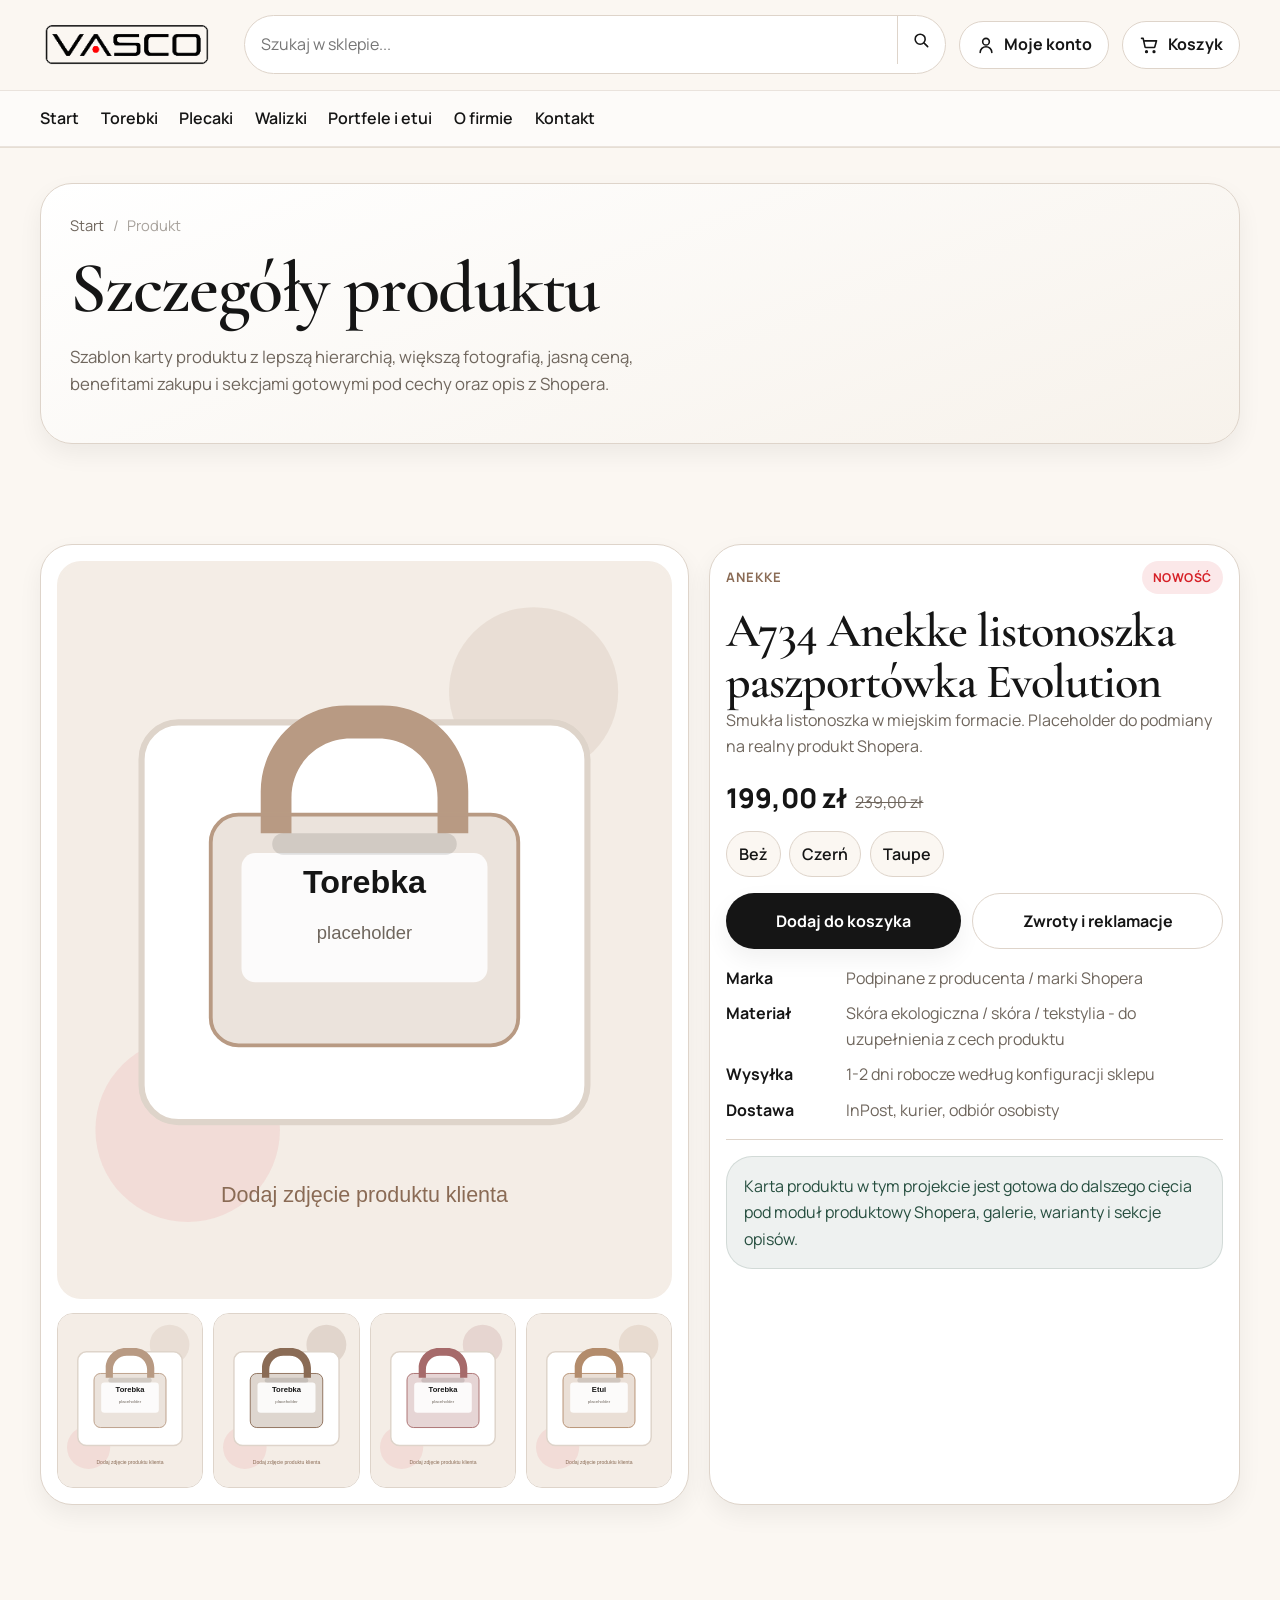
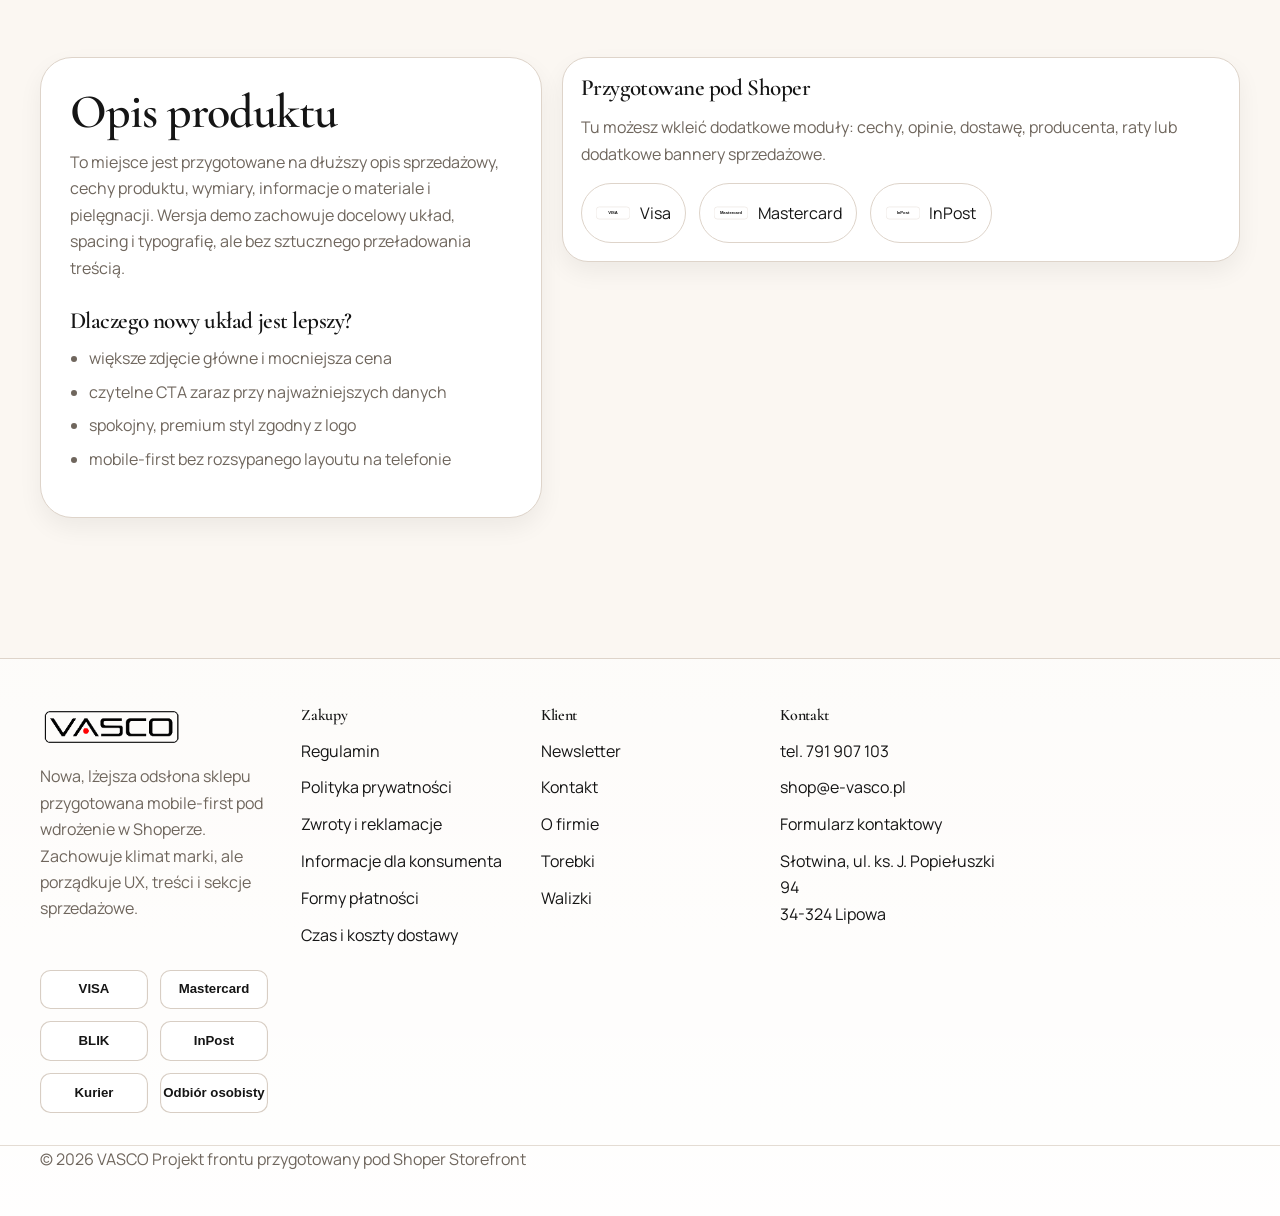
<file: produkt.html>
<!doctype html>
<html lang="pl">
<head>
  <meta charset="utf-8">
  <meta name="viewport" content="width=device-width, initial-scale=1">
  <title>VASCO - karta produktu</title>
  <meta name="description" content="Nowoczesny szablon karty produktu przygotowany do integracji z Shoperem.">
  <link rel="stylesheet" href="assets/css/style.css">
</head>
<body>

<div class="drawer-overlay" data-drawer-overlay></div>
<aside class="mobile-drawer" data-mobile-drawer>
  <div class="drawer-head">
    <img src="assets/img/logo-transparent.png" alt="VASCO" style="width:130px; background:transparent">
    <button class="btn btn-secondary" type="button" data-drawer-close>Zamknij</button>
  </div>
  <nav class="drawer-nav" aria-label="Mobilne menu">
    <a href="index.html">Start</a><a href="kategoria.html?category=Torebki">Torebki</a><a href="kategoria.html?category=Plecaki">Plecaki</a><a href="kategoria.html?category=Walizki">Walizki</a><a href="kategoria.html?category=Portfele%20i%20etui">Portfele i etui</a><a href="o-firmie.html">O firmie</a><a href="kontakt.html">Kontakt</a><a href="platnosci.html">Płatności</a><a href="dostawa.html">Dostawa</a><a href="zwroty-i-reklamacje.html">Zwroty i reklamacje</a><a href="regulamin.html">Regulamin</a>
  </nav>
  <div class="drawer-footer" style="margin-top:1rem">
    <a href="tel:+48791907103">791 907 103</a>
    <a href="mailto:shop@e-vasco.pl">shop@e-vasco.pl</a>
  </div>
</aside>

<header class="site-header">
  <div class="site-header-main">
    <div class="container">
      <div class="header-bar">
        <button class="burger" type="button" aria-label="Otwórz menu" data-nav-toggle>
          <span class="burger-lines"></span>
        </button>

        <a class="site-logo-link" href="index.html" aria-label="VASCO - strona główna">
          <img class="site-logo" src="assets/img/logo-transparent.png" alt="VASCO">
        </a>

        <div class="header-mobile-icons">
          <a class="icon-action" href="#" aria-label="Moje konto">
            <svg viewBox="0 0 24 24" aria-hidden="true"><path d="M19 21a7 7 0 0 0-14 0"/><circle cx="12" cy="8" r="4"/></svg>
          </a>
          <a class="icon-action" href="#" aria-label="Koszyk">
            <svg viewBox="0 0 24 24" aria-hidden="true"><circle cx="9" cy="20" r="1"/><circle cx="18" cy="20" r="1"/><path d="M3 4h2l2.2 10.2a1 1 0 0 0 1 .8h9.8a1 1 0 0 0 1-.8L21 7H7"/></svg>
          </a>
        </div>
      </div>

      <div class="header-tools">
        <form class="search-form" action="#" method="get" role="search">
          <input type="search" placeholder="Szukaj w sklepie..." aria-label="Szukaj w sklepie">
          <button type="submit" aria-label="Szukaj">
            <svg viewBox="0 0 24 24" aria-hidden="true"><circle cx="11" cy="11" r="6"/><path d="M20 20l-4.2-4.2"/></svg>
          </button>
        </form>
        <a class="header-action header-action--account" href="#" aria-label="Moje konto">
          <svg viewBox="0 0 24 24" aria-hidden="true"><path d="M19 21a7 7 0 0 0-14 0"/><circle cx="12" cy="8" r="4"/></svg>
          <span class="label">Moje konto</span>
        </a>
        <a class="header-action" href="#" aria-label="Koszyk">
          <svg viewBox="0 0 24 24" aria-hidden="true"><circle cx="9" cy="20" r="1"/><circle cx="18" cy="20" r="1"/><path d="M3 4h2l2.2 10.2a1 1 0 0 0 1 .8h9.8a1 1 0 0 0 1-.8L21 7H7"/></svg>
          <span class="label">Koszyk</span>
        </a>
      </div>
    </div>
  </div>
  <nav class="main-nav" aria-label="Główne menu">
    <div class="container">
      <ul class="main-nav-list">
        <li><a href="index.html" class="nav-link-home">Start</a></li>
        <li><a href="kategoria.html?category=Torebki">Torebki</a></li>
        <li><a href="kategoria.html?category=Plecaki">Plecaki</a></li>
        <li><a href="kategoria.html?category=Walizki">Walizki</a></li>
        <li><a href="kategoria.html?category=Portfele%20i%20etui">Portfele i etui</a></li>
        <li><a href="o-firmie.html">O firmie</a></li>
        <li><a href="kontakt.html">Kontakt</a></li>
      </ul>
    </div>
  </nav>
</header>

<main>

<section class="page-hero">
  <div class="container">
    <div class="page-hero-card">
      <nav class="breadcrumbs" aria-label="Breadcrumbs">
        <a href="index.html">Start</a>
        <span>/</span>
        <span>Produkt</span>
      </nav>
      <h1>Szczegóły produktu</h1>
      <p class="lead" style="margin-top:1rem">Szablon karty produktu z lepszą hierarchią, większą fotografią, jasną ceną, benefitami zakupu i sekcjami gotowymi pod cechy oraz opis z Shopera.</p>
    </div>
  </div>
</section>

<section class="section section-sm">
  <div class="container detail-layout" data-product-detail>
    <div class="gallery-card">
      <div class="gallery-main">
        <img data-product-image src="assets/img/placeholders/bag-1.svg" alt="Produkt VASCO">
      </div>
      <div class="thumbnail-row">
        <img src="assets/img/placeholders/bag-1.svg" alt="">
        <img src="assets/img/placeholders/bag-2.svg" alt="">
        <img src="assets/img/placeholders/bag-3.svg" alt="">
        <img src="assets/img/placeholders/case.svg" alt="">
      </div>
    </div>

    <article class="detail-card">
      <div class="card-topline">
        <span class="product-brand" data-product-brand>Anekke</span>
        <span class="badge accent" data-product-badge>Nowość</span>
      </div>
      <h1 data-product-title style="font-size:clamp(1.8rem,5vw,3rem)">A734 Anekke listonoszka</h1>
      <p data-product-summary>Opis demo produktu do podmiany przez realny opis z karty Shopera.</p>

      <div class="price-row" style="margin-top:.5rem">
        <span class="price" data-product-price>199,00 zł</span>
        <span class="price-old" data-product-old-price>239,00 zł</span>
      </div>

      <div class="option-row">
        <span class="option-chip">Beż</span>
        <span class="option-chip">Czerń</span>
        <span class="option-chip">Taupe</span>
      </div>

      <div class="product-actions">
        <a class="btn btn-primary" href="#">Dodaj do koszyka</a>
        <a class="btn btn-secondary" href="zwroty-i-reklamacje.html">Zwroty i reklamacje</a>
      </div>

      <ul class="feature-list">
        <li><strong>Marka</strong> <span>Podpinane z producenta / marki Shopera</span></li>
        <li><strong>Materiał</strong> <span>Skóra ekologiczna / skóra / tekstylia - do uzupełnienia z cech produktu</span></li>
        <li><strong>Wysyłka</strong> <span>1-2 dni robocze według konfiguracji sklepu</span></li>
        <li><strong>Dostawa</strong> <span>InPost, kurier, odbiór osobisty</span></li>
      </ul>

      <hr class="soft" style="margin:1rem 0">

      <div class="notice-strip">
        Karta produktu w tym projekcie jest gotowa do dalszego cięcia pod moduł produktowy Shopera, galerie, warianty i sekcje opisów.
      </div>
    </article>
  </div>
</section>

<section class="section section-sm">
  <div class="container split-layout">
    <article class="content-prose">
      <h2>Opis produktu</h2>
      <p>To miejsce jest przygotowane na dłuższy opis sprzedażowy, cechy produktu, wymiary, informacje o materiale i pielęgnacji. Wersja demo zachowuje docelowy układ, spacing i typografię, ale bez sztucznego przeładowania treścią.</p>
      <h3>Dlaczego nowy układ jest lepszy?</h3>
      <ul>
        <li>większe zdjęcie główne i mocniejsza cena</li>
        <li>czytelne CTA zaraz przy najważniejszych danych</li>
        <li>spokojny, premium styl zgodny z logo</li>
        <li>mobile-first bez rozsypanego layoutu na telefonie</li>
      </ul>
    </article>
    <aside class="sidebar-card">
      <h3 style="margin-bottom:.85rem">Przygotowane pod Shoper</h3>
      <p>Tu możesz wkleić dodatkowe moduły: cechy, opinie, dostawę, producenta, raty lub dodatkowe bannery sprzedażowe.</p>
      <div class="icon-badges" style="margin-top:1rem">
        <span class="icon-badge"><img src="assets/img/badges/payment-visa.svg" alt="Visa"><span>Visa</span></span>
        <span class="icon-badge"><img src="assets/img/badges/payment-mastercard.svg" alt="Mastercard"><span>Mastercard</span></span>
        <span class="icon-badge"><img src="assets/img/badges/shipping-inpost.svg" alt="InPost"><span>InPost</span></span>
      </div>
    </aside>
  </div>
</section>

</main>

<footer class="site-footer">
  <div class="footer-main">
    <div class="container footer-grid">
      <div class="footer-brand">
        <img src="assets/img/logo-transparent.png" alt="VASCO">
        <p>Nowa, lżejsza odsłona sklepu przygotowana mobile-first pod wdrożenie w Shoperze. Zachowuje klimat marki, ale porządkuje UX, treści i sekcje sprzedażowe.</p>
        <div class="footer-logos"><img src="assets/img/badges/payment-visa.svg" alt="Visa"><img src="assets/img/badges/payment-mastercard.svg" alt="Mastercard"><img src="assets/img/badges/payment-blik.svg" alt="BLIK"><img src="assets/img/badges/shipping-inpost.svg" alt="InPost"><img src="assets/img/badges/shipping-courier.svg" alt="Kurier"><img src="assets/img/badges/shipping-pickup.svg" alt="Odbiór osobisty"></div>
      </div>
      <div class="footer-col"><h3>Zakupy</h3><nav class="footer-nav"><a href="regulamin.html">Regulamin</a><a href="polityka-prywatnosci.html">Polityka prywatności</a><a href="zwroty-i-reklamacje.html">Zwroty i reklamacje</a><a href="informacja-dla-konsumenta.html">Informacje dla konsumenta</a><a href="platnosci.html">Formy płatności</a><a href="dostawa.html">Czas i koszty dostawy</a></nav></div><div class="footer-col"><h3>Klient</h3><nav class="footer-nav"><a href="newsletter.html">Newsletter</a><a href="kontakt.html">Kontakt</a><a href="o-firmie.html">O firmie</a><a href="kategoria.html?category=Torebki">Torebki</a><a href="kategoria.html?category=Walizki">Walizki</a></nav></div>
      <div class="footer-col">
        <h3>Kontakt</h3>
        <nav class="footer-nav">
          <a href="tel:+48791907103">tel. 791 907 103</a>
          <a href="mailto:shop@e-vasco.pl">shop@e-vasco.pl</a>
          <a href="kontakt.html">Formularz kontaktowy</a>
          <span>Słotwina, ul. ks. J. Popiełuszki 94<br>34-324 Lipowa</span>
        </nav>
      </div>
    </div>
  </div>
  <div class="footer-bottom">
    <div class="container">
      <span>© <span data-current-year></span> VASCO</span>
      <span>Projekt frontu przygotowany pod Shoper Storefront</span>
    </div>
  </div>
</footer>

<script src="assets/js/products.js"></script>
<script src="assets/js/main.js"></script>
</body>
</html>
</file>
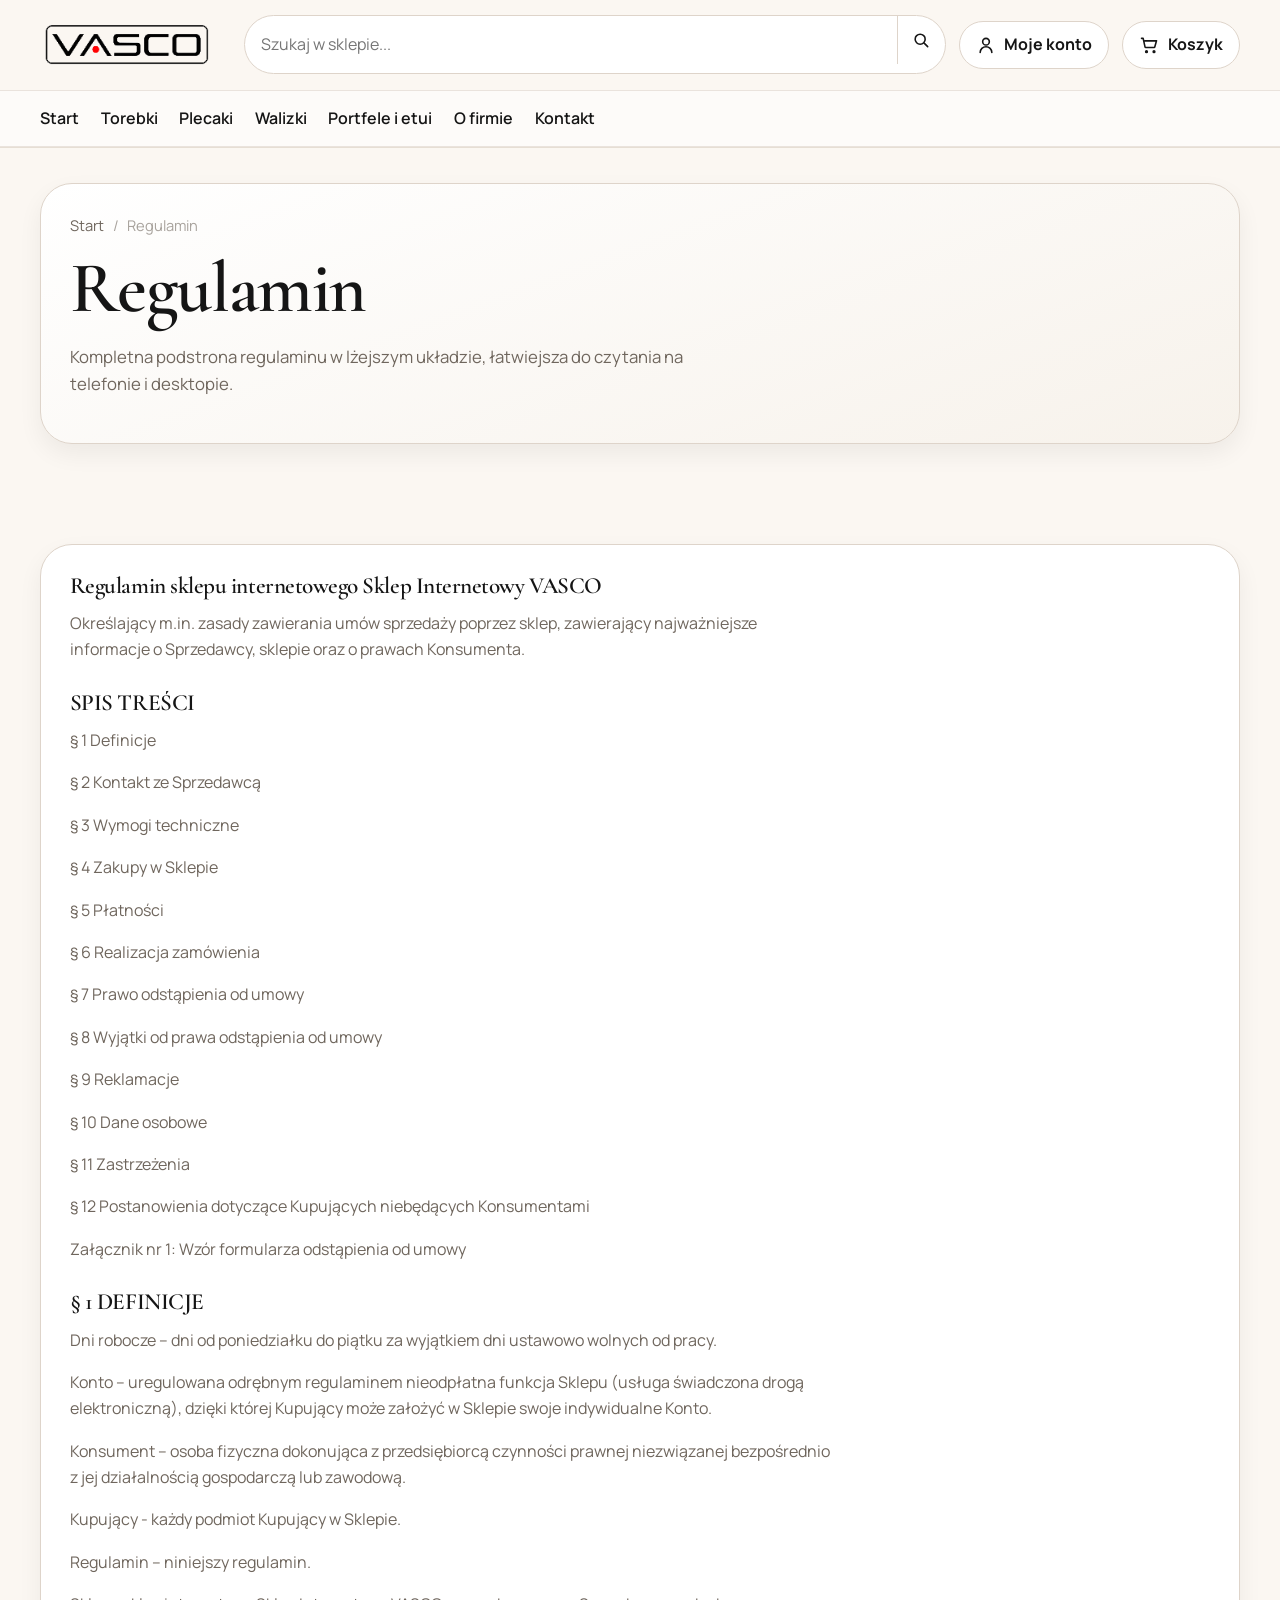
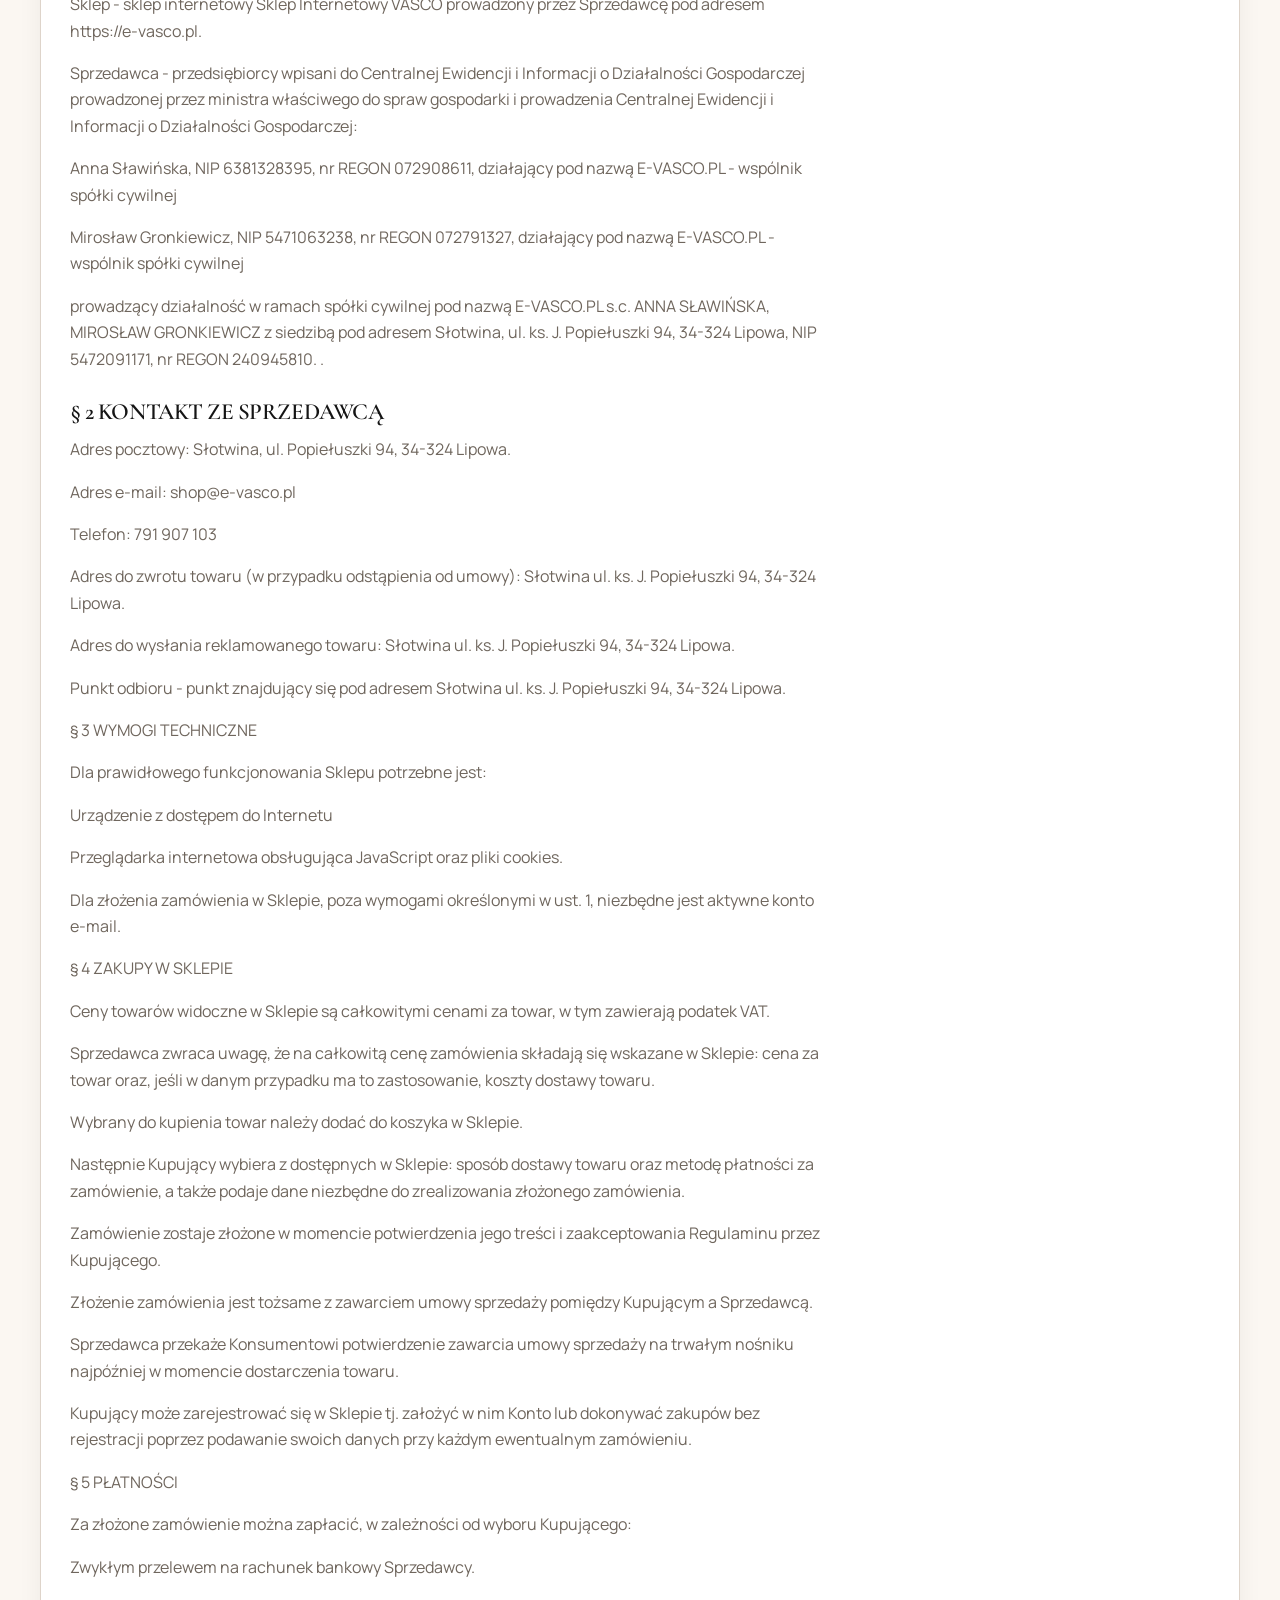
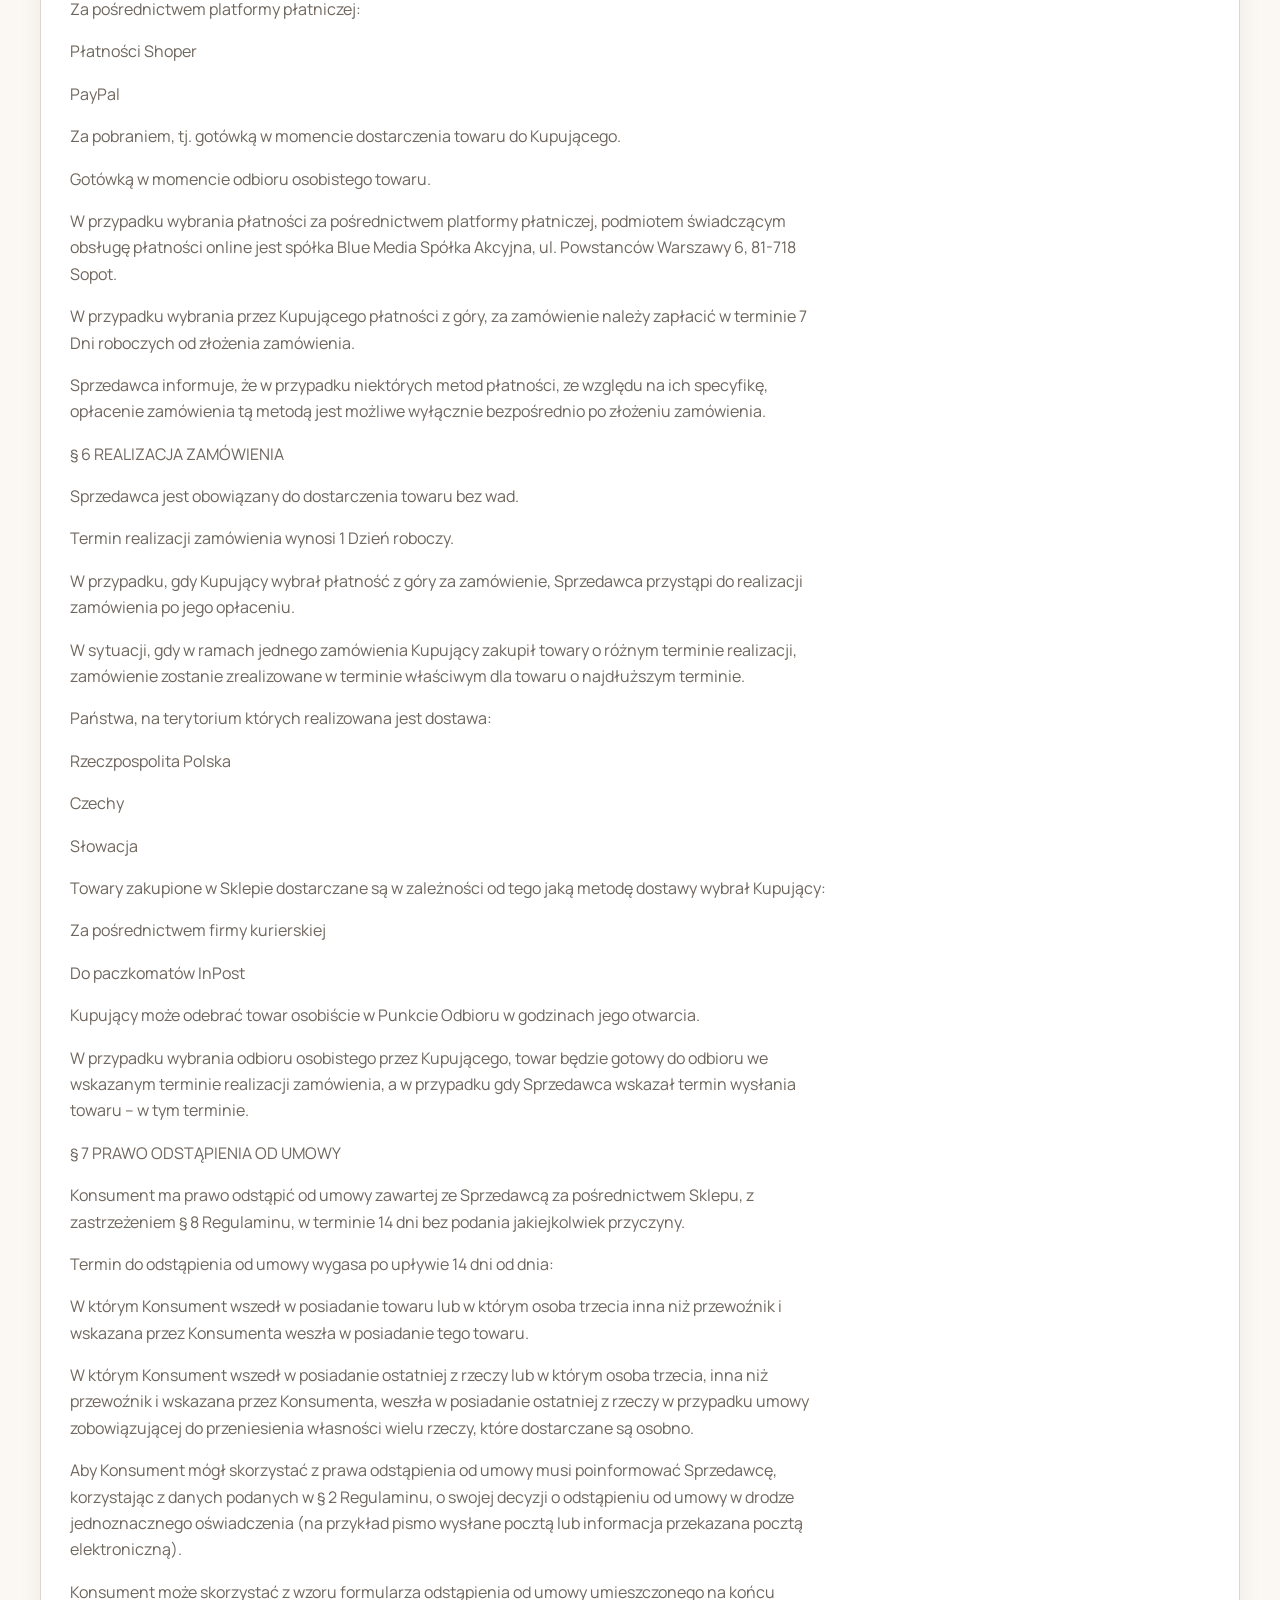
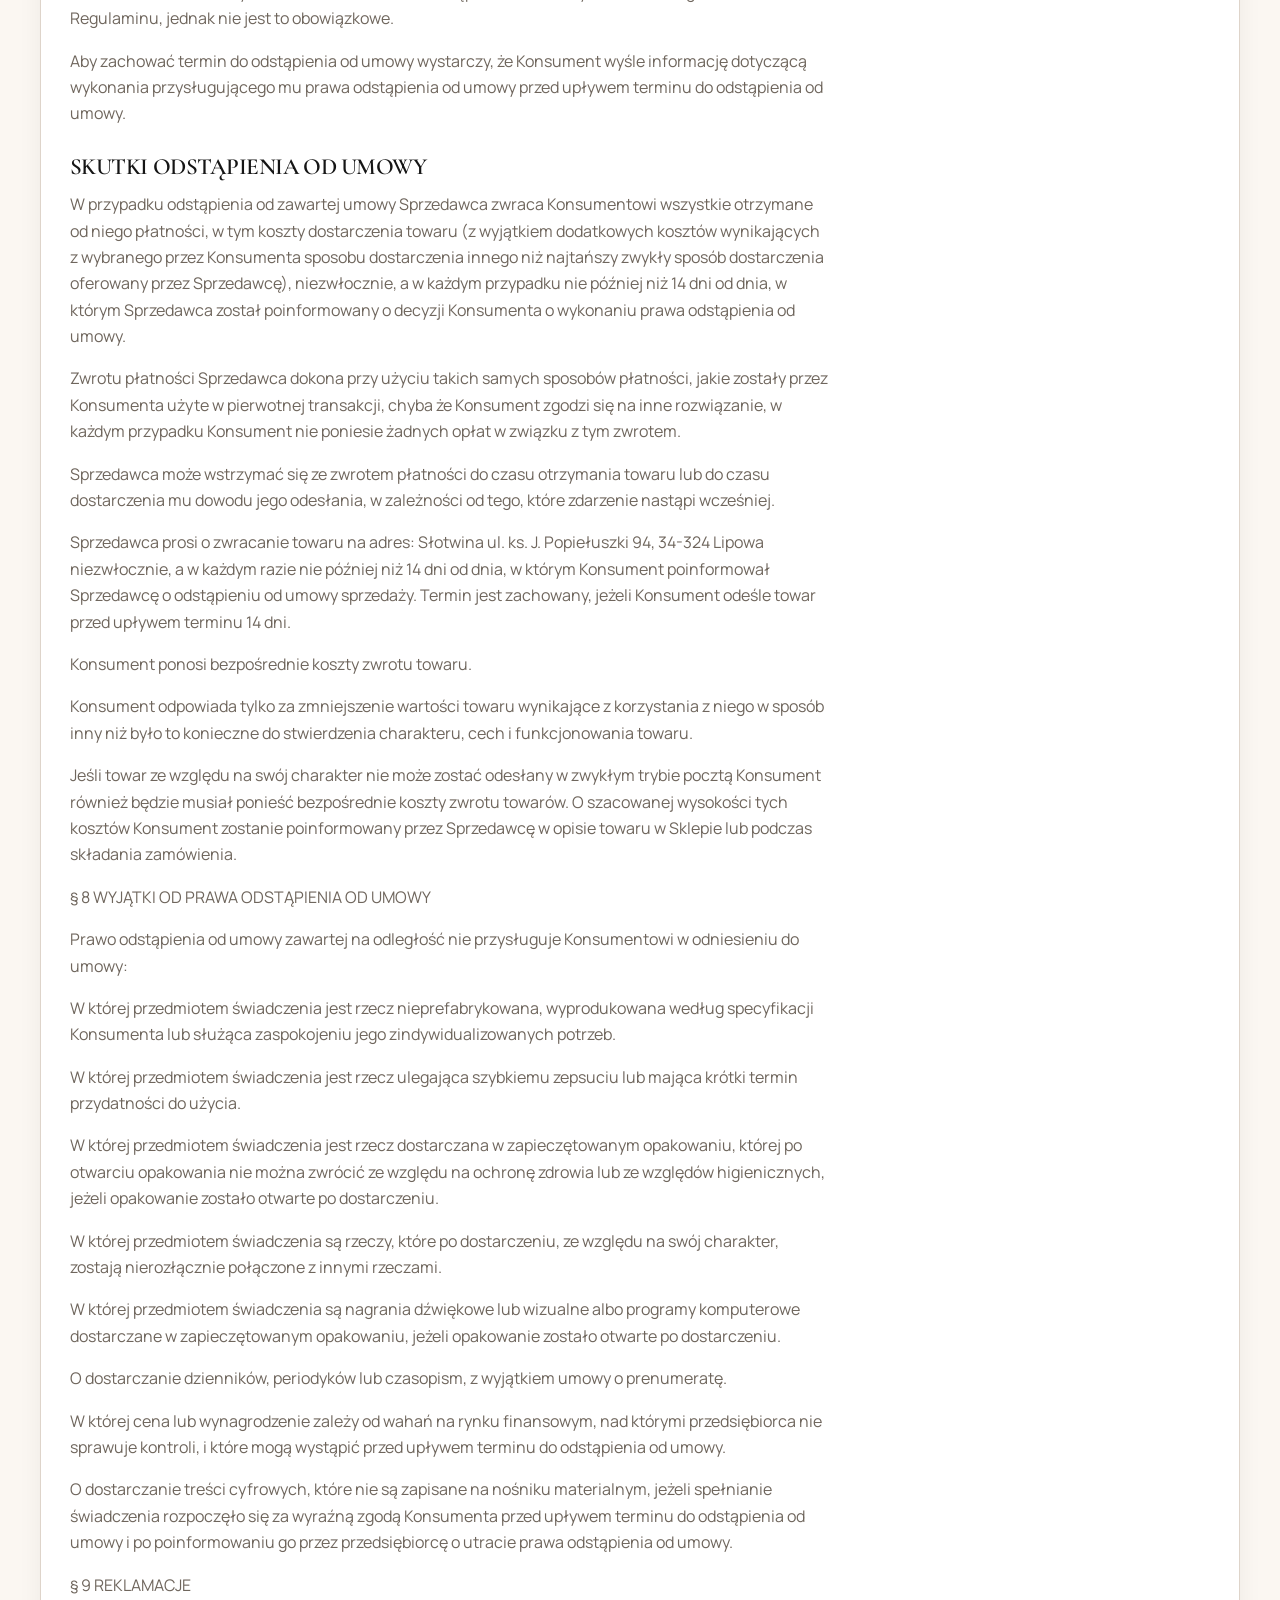
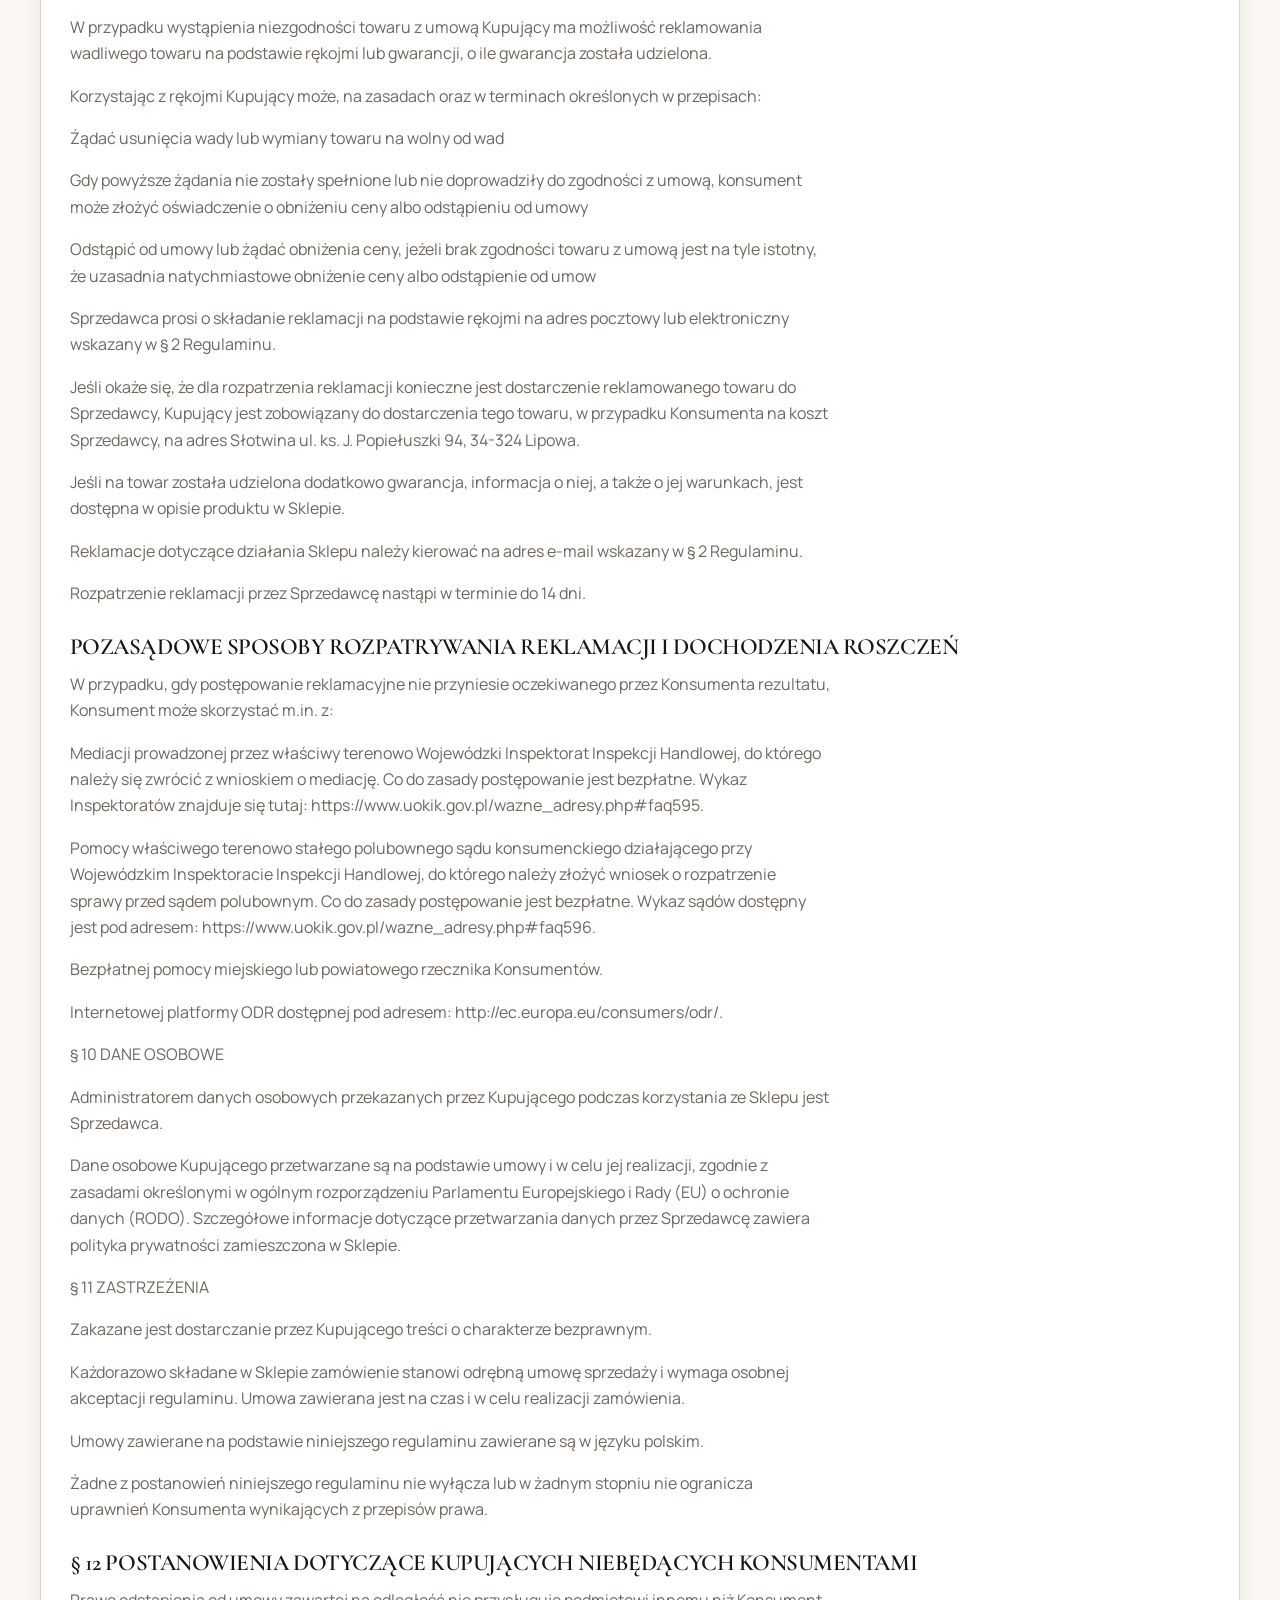
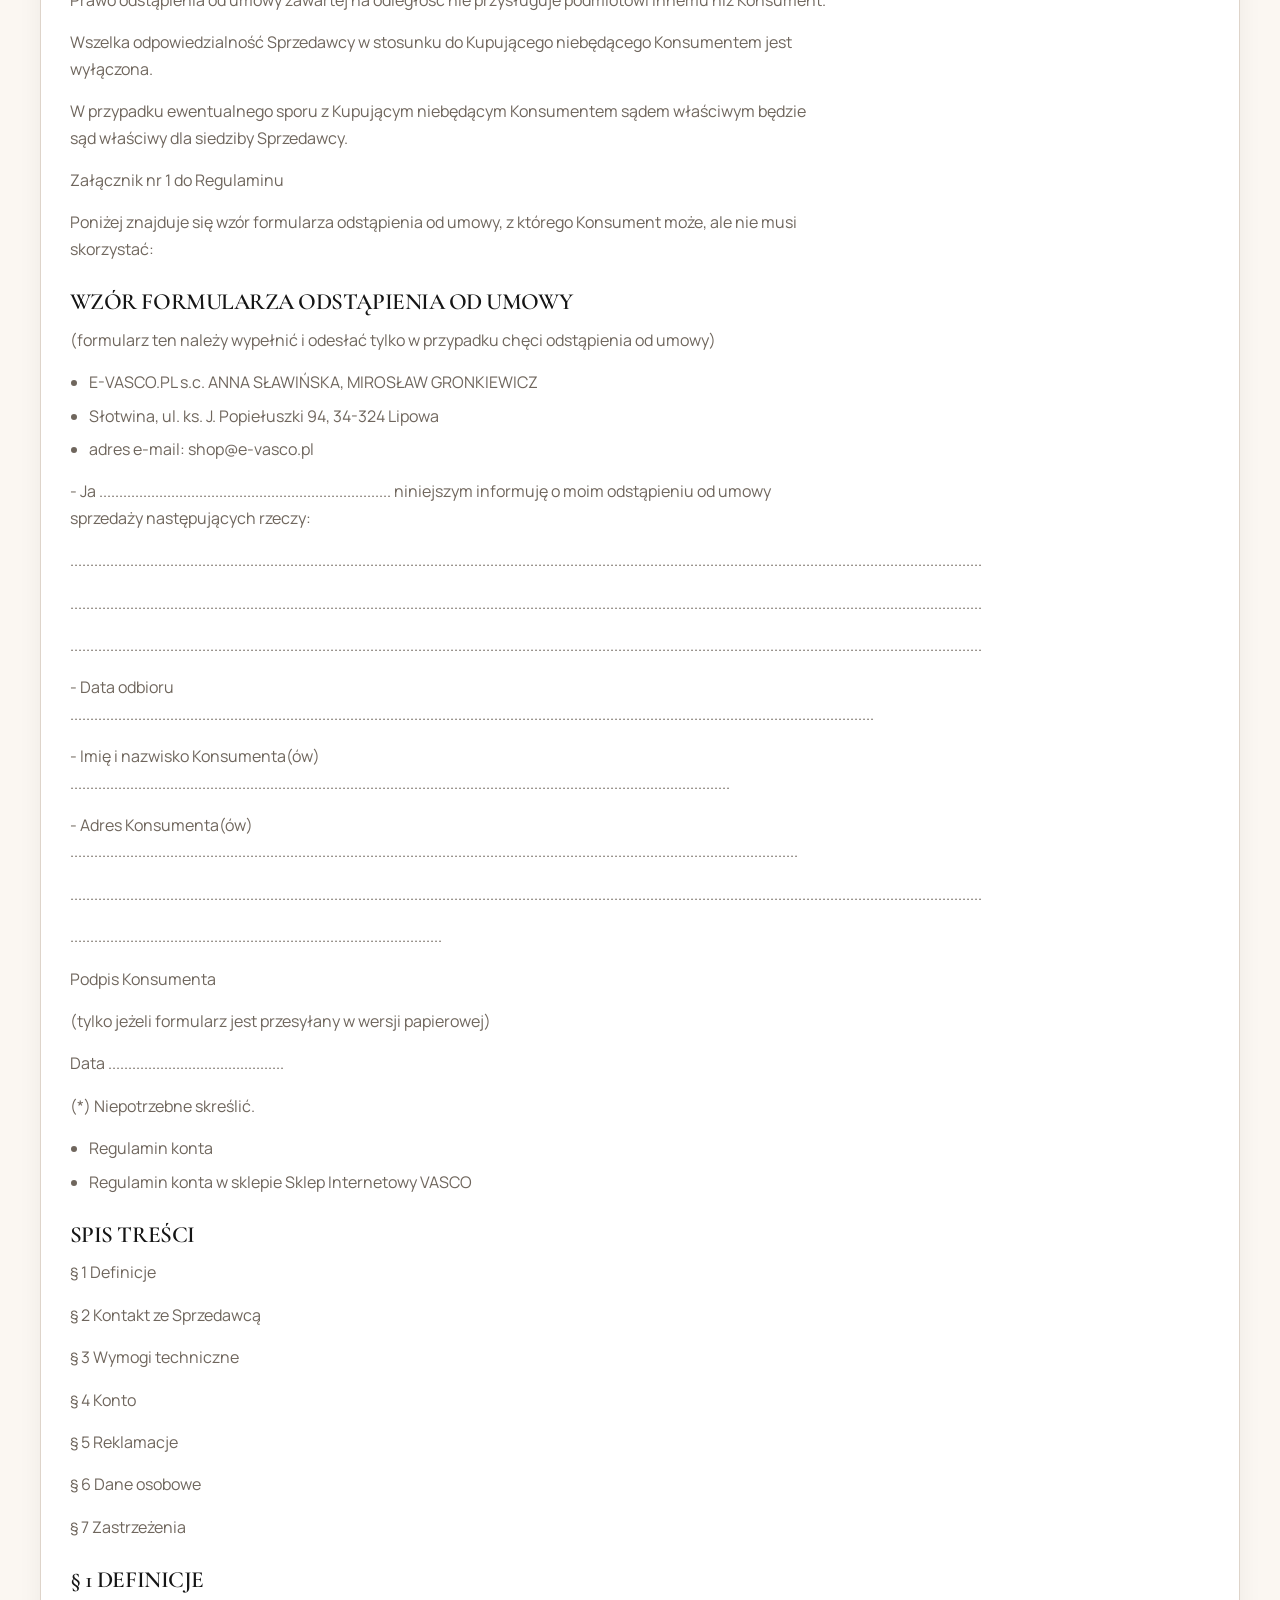
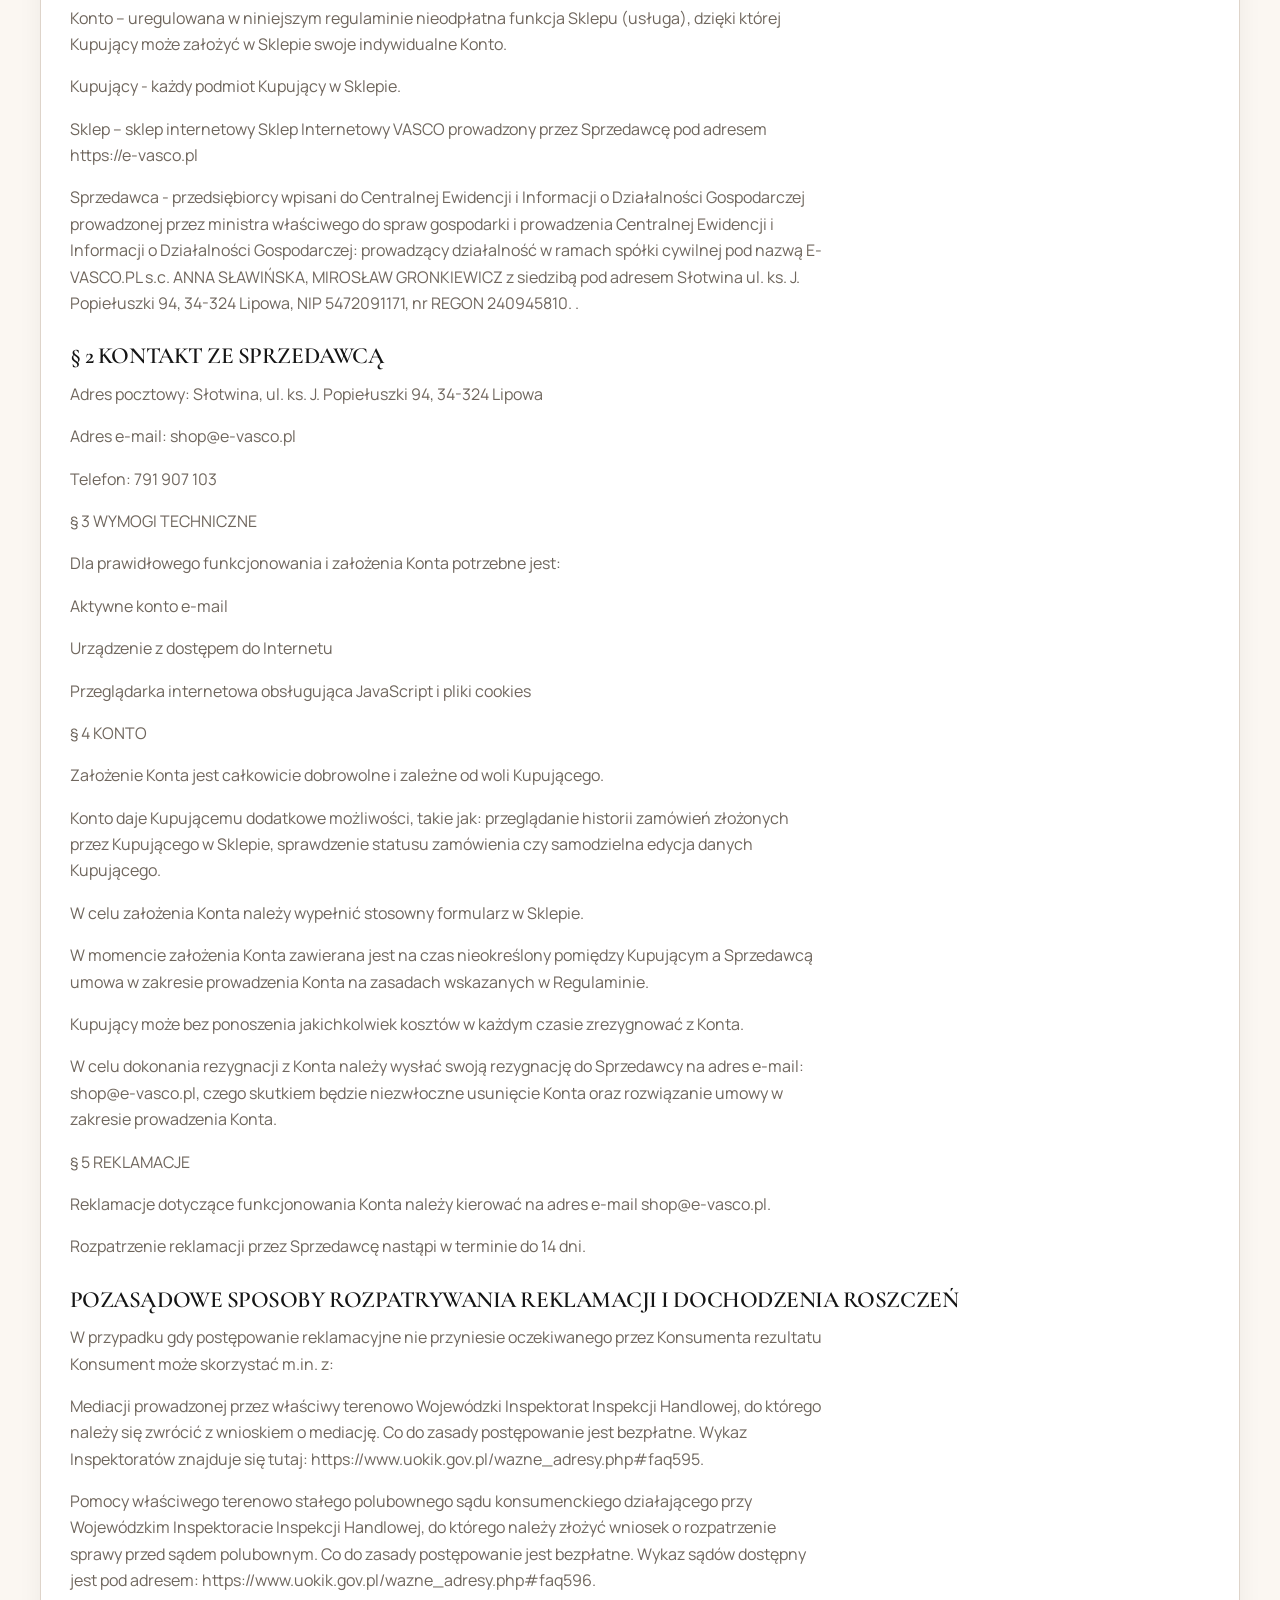
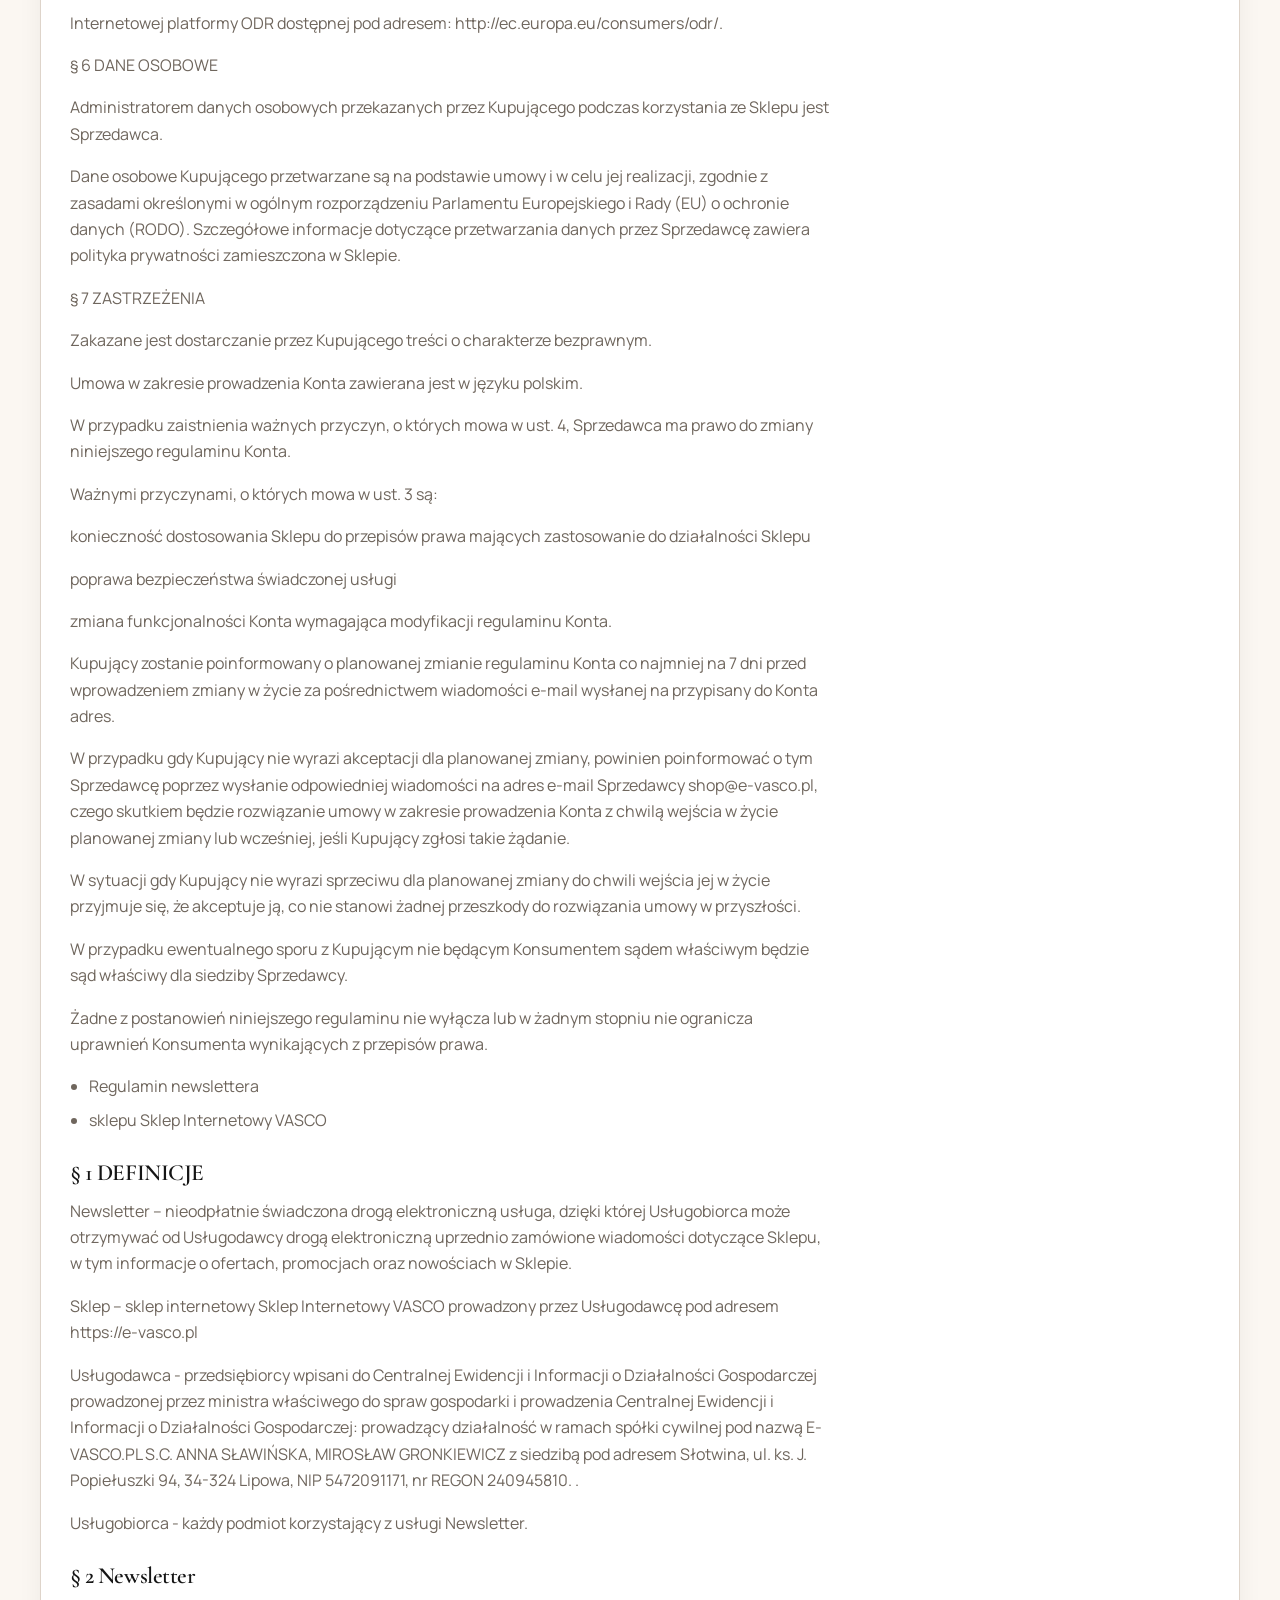
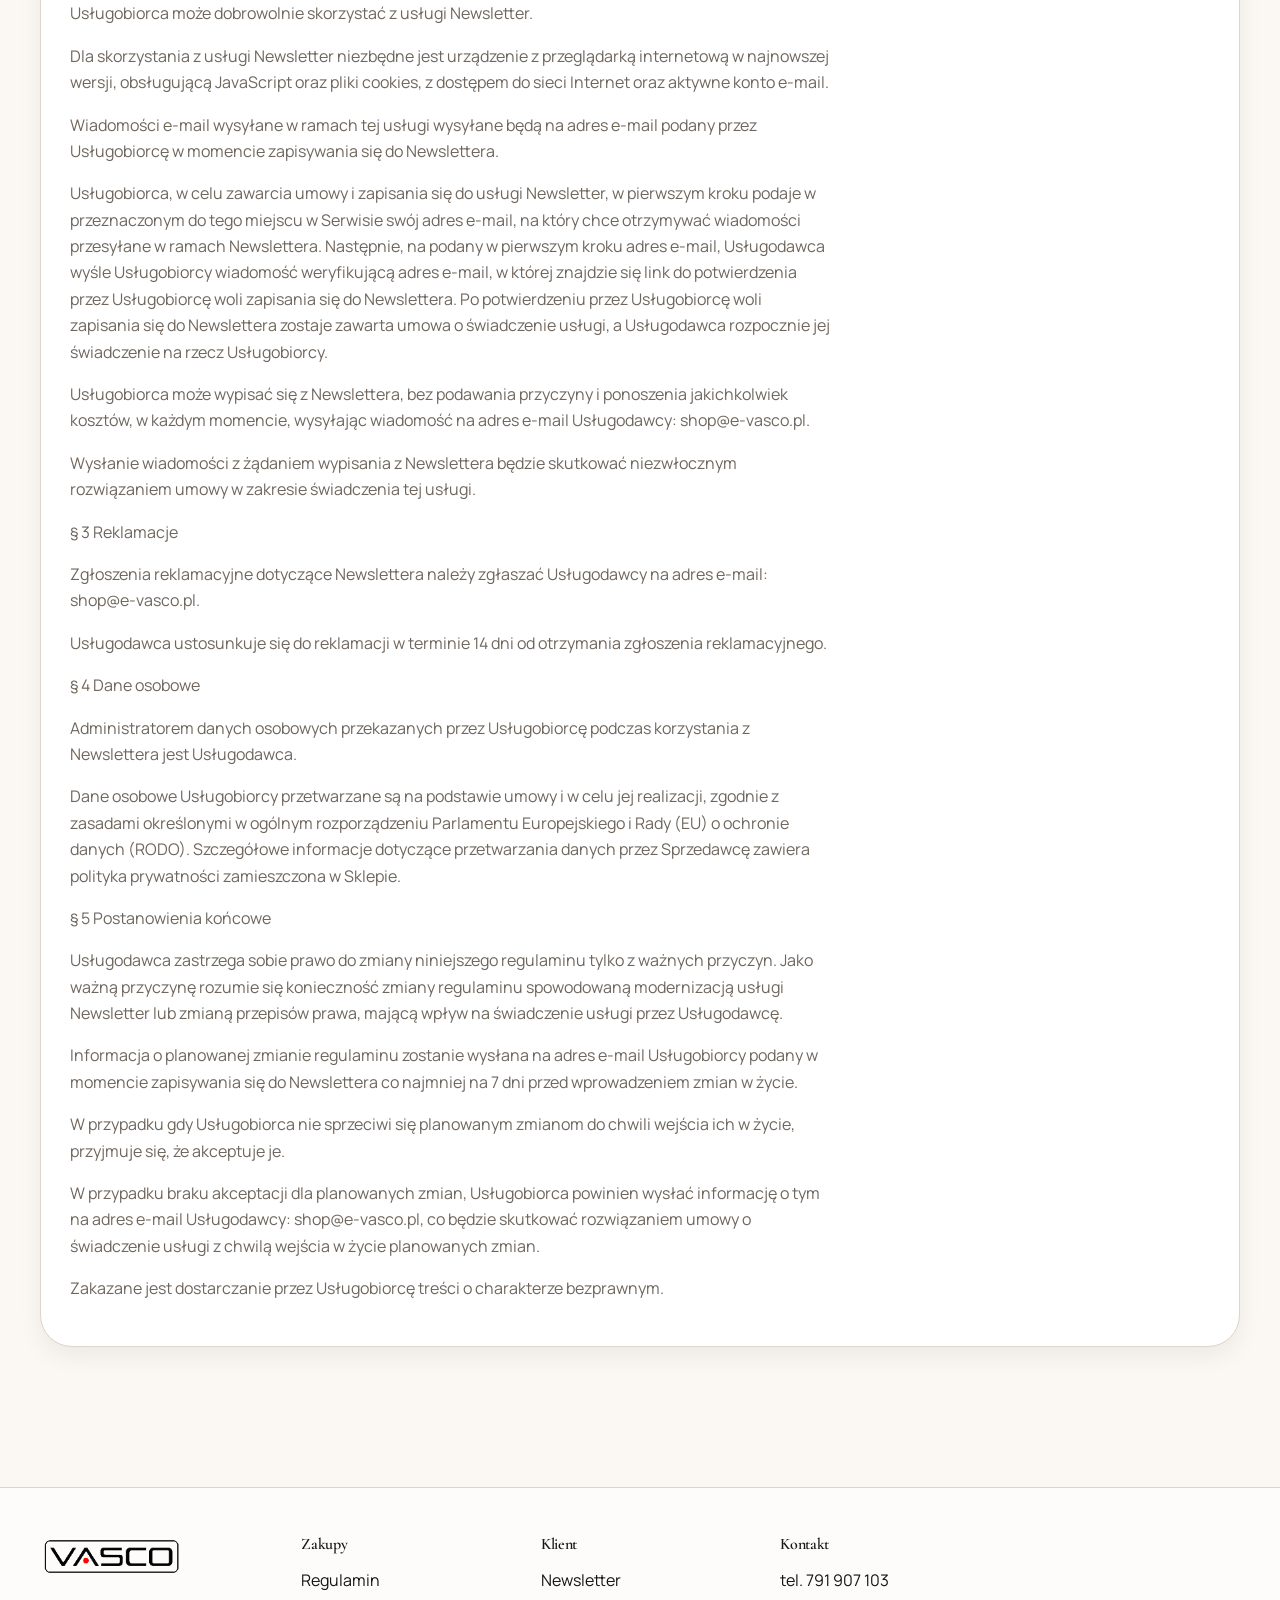
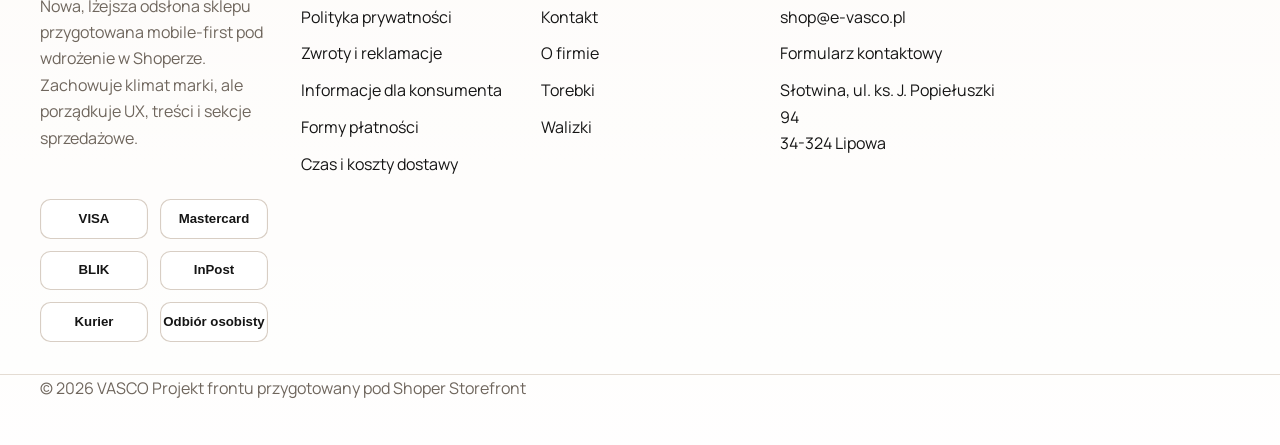
<file: regulamin.html>
<!doctype html>
<html lang="pl">
<head>
  <meta charset="utf-8">
  <meta name="viewport" content="width=device-width, initial-scale=1">
  <title>VASCO - regulamin sklepu</title>
  <meta name="description" content="Regulamin sklepu internetowego VASCO w nowym układzie.">
  <link rel="stylesheet" href="assets/css/style.css">
</head>
<body>

<div class="drawer-overlay" data-drawer-overlay></div>
<aside class="mobile-drawer" data-mobile-drawer>
  <div class="drawer-head">
    <img src="assets/img/logo-transparent.png" alt="VASCO" style="width:130px; background:transparent">
    <button class="btn btn-secondary" type="button" data-drawer-close>Zamknij</button>
  </div>
  <nav class="drawer-nav" aria-label="Mobilne menu">
    <a href="index.html">Start</a><a href="kategoria.html?category=Torebki">Torebki</a><a href="kategoria.html?category=Plecaki">Plecaki</a><a href="kategoria.html?category=Walizki">Walizki</a><a href="kategoria.html?category=Portfele%20i%20etui">Portfele i etui</a><a href="o-firmie.html">O firmie</a><a href="kontakt.html">Kontakt</a><a href="platnosci.html">Płatności</a><a href="dostawa.html">Dostawa</a><a href="zwroty-i-reklamacje.html">Zwroty i reklamacje</a><a href="regulamin.html">Regulamin</a>
  </nav>
  <div class="drawer-footer" style="margin-top:1rem">
    <a href="tel:+48791907103">791 907 103</a>
    <a href="mailto:shop@e-vasco.pl">shop@e-vasco.pl</a>
  </div>
</aside>

<header class="site-header">
  <div class="site-header-main">
    <div class="container">
      <div class="header-bar">
        <button class="burger" type="button" aria-label="Otwórz menu" data-nav-toggle>
          <span class="burger-lines"></span>
        </button>

        <a class="site-logo-link" href="index.html" aria-label="VASCO - strona główna">
          <img class="site-logo" src="assets/img/logo-transparent.png" alt="VASCO">
        </a>

        <div class="header-mobile-icons">
          <a class="icon-action" href="#" aria-label="Moje konto">
            <svg viewBox="0 0 24 24" aria-hidden="true"><path d="M19 21a7 7 0 0 0-14 0"/><circle cx="12" cy="8" r="4"/></svg>
          </a>
          <a class="icon-action" href="#" aria-label="Koszyk">
            <svg viewBox="0 0 24 24" aria-hidden="true"><circle cx="9" cy="20" r="1"/><circle cx="18" cy="20" r="1"/><path d="M3 4h2l2.2 10.2a1 1 0 0 0 1 .8h9.8a1 1 0 0 0 1-.8L21 7H7"/></svg>
          </a>
        </div>
      </div>

      <div class="header-tools">
        <form class="search-form" action="#" method="get" role="search">
          <input type="search" placeholder="Szukaj w sklepie..." aria-label="Szukaj w sklepie">
          <button type="submit" aria-label="Szukaj">
            <svg viewBox="0 0 24 24" aria-hidden="true"><circle cx="11" cy="11" r="6"/><path d="M20 20l-4.2-4.2"/></svg>
          </button>
        </form>
        <a class="header-action header-action--account" href="#" aria-label="Moje konto">
          <svg viewBox="0 0 24 24" aria-hidden="true"><path d="M19 21a7 7 0 0 0-14 0"/><circle cx="12" cy="8" r="4"/></svg>
          <span class="label">Moje konto</span>
        </a>
        <a class="header-action" href="#" aria-label="Koszyk">
          <svg viewBox="0 0 24 24" aria-hidden="true"><circle cx="9" cy="20" r="1"/><circle cx="18" cy="20" r="1"/><path d="M3 4h2l2.2 10.2a1 1 0 0 0 1 .8h9.8a1 1 0 0 0 1-.8L21 7H7"/></svg>
          <span class="label">Koszyk</span>
        </a>
      </div>
    </div>
  </div>
  <nav class="main-nav" aria-label="Główne menu">
    <div class="container">
      <ul class="main-nav-list">
        <li><a href="index.html" class="nav-link-home">Start</a></li>
        <li><a href="kategoria.html?category=Torebki">Torebki</a></li>
        <li><a href="kategoria.html?category=Plecaki">Plecaki</a></li>
        <li><a href="kategoria.html?category=Walizki">Walizki</a></li>
        <li><a href="kategoria.html?category=Portfele%20i%20etui">Portfele i etui</a></li>
        <li><a href="o-firmie.html">O firmie</a></li>
        <li><a href="kontakt.html">Kontakt</a></li>
      </ul>
    </div>
  </nav>
</header>

<main>

<section class="page-hero">
  <div class="container">
    <div class="page-hero-card">
      <nav class="breadcrumbs" aria-label="Breadcrumbs">
        <a href="index.html">Start</a>
        <span>/</span>
        <span>Regulamin</span>
      </nav>
      <h1>Regulamin</h1>
      <p class="lead" style="margin-top:1rem">Kompletna podstrona regulaminu w lżejszym układzie, łatwiejsza do czytania na telefonie i desktopie.</p>
    </div>
  </div>
</section>

<section class="section section-sm">
  <div class="container">
    <article class="legal-article">
      <h3>Regulamin sklepu internetowego Sklep Internetowy VASCO</h3><p>Określający m.in. zasady zawierania umów sprzedaży poprzez sklep, zawierający najważniejsze informacje o Sprzedawcy, sklepie oraz o prawach Konsumenta.</p>
<h3>SPIS TREŚCI</h3><p>§ 1 Definicje</p><p>§ 2 Kontakt ze Sprzedawcą</p><p>§ 3 Wymogi techniczne</p><p>§ 4 Zakupy w Sklepie</p><p>§ 5 Płatności</p><p>§ 6 Realizacja zamówienia</p><p>§ 7 Prawo odstąpienia od umowy</p><p>§ 8 Wyjątki od prawa odstąpienia od umowy</p><p>§ 9 Reklamacje</p><p>§ 10 Dane osobowe</p><p>§ 11 Zastrzeżenia</p><p>§ 12 Postanowienia dotyczące Kupujących niebędących Konsumentami</p><p>Załącznik nr 1: Wzór formularza odstąpienia od umowy</p>
<h3>§ 1 DEFINICJE</h3><p>Dni robocze – dni od poniedziałku do piątku za wyjątkiem dni ustawowo wolnych od pracy.</p><p>Konto – uregulowana odrębnym regulaminem nieodpłatna funkcja Sklepu (usługa świadczona drogą elektroniczną), dzięki której Kupujący może założyć w Sklepie swoje indywidualne Konto.</p><p>Konsument – osoba fizyczna dokonująca z przedsiębiorcą czynności prawnej niezwiązanej bezpośrednio z jej działalnością gospodarczą lub zawodową.</p><p>Kupujący - każdy podmiot Kupujący w Sklepie.</p><p>Regulamin – niniejszy regulamin.</p><p>Sklep - sklep internetowy Sklep Internetowy VASCO prowadzony przez Sprzedawcę pod adresem https://e-vasco.pl.</p><p>Sprzedawca - przedsiębiorcy wpisani do Centralnej Ewidencji i Informacji o Działalności Gospodarczej prowadzonej przez ministra właściwego do spraw gospodarki i prowadzenia Centralnej Ewidencji i Informacji o Działalności Gospodarczej:</p>
<p>Anna Sławińska, NIP 6381328395, nr REGON 072908611, działający pod nazwą E-VASCO.PL - wspólnik spółki cywilnej</p><p>Mirosław Gronkiewicz, NIP 5471063238, nr REGON 072791327, działający pod nazwą E-VASCO.PL - wspólnik spółki cywilnej</p><p>prowadzący działalność w ramach spółki cywilnej pod nazwą E-VASCO.PL s.c. ANNA SŁAWIŃSKA, MIROSŁAW GRONKIEWICZ z siedzibą pod adresem Słotwina, ul. ks. J. Popiełuszki 94, 34-324 Lipowa, NIP 5472091171, nr REGON 240945810. .</p>
<h3>§ 2 KONTAKT ZE SPRZEDAWCĄ</h3><p>Adres pocztowy: Słotwina, ul. Popiełuszki 94, 34-324 Lipowa.</p><p>Adres e-mail: shop@e-vasco.pl</p><p>Telefon: 791 907 103</p><p>Adres do zwrotu towaru (w przypadku odstąpienia od umowy): Słotwina ul. ks. J. Popiełuszki 94, 34-324 Lipowa.</p><p>Adres do wysłania reklamowanego towaru: Słotwina ul. ks. J. Popiełuszki 94, 34-324 Lipowa.</p><p>Punkt odbioru - punkt znajdujący się pod adresem Słotwina ul. ks. J. Popiełuszki 94, 34-324 Lipowa.</p><p>§ 3 WYMOGI TECHNICZNE</p><p>Dla prawidłowego funkcjonowania Sklepu potrzebne jest:</p><p>Urządzenie z dostępem do Internetu</p><p>Przeglądarka internetowa obsługująca JavaScript oraz pliki cookies.</p><p>Dla złożenia zamówienia w Sklepie, poza wymogami określonymi w ust. 1, niezbędne jest aktywne konto e-mail.</p><p>§ 4 ZAKUPY W SKLEPIE</p><p>Ceny towarów widoczne w Sklepie są całkowitymi cenami za towar, w tym zawierają podatek VAT.</p><p>Sprzedawca zwraca uwagę, że na całkowitą cenę zamówienia składają się wskazane w Sklepie: cena za towar oraz, jeśli w danym przypadku ma to zastosowanie, koszty dostawy towaru.</p><p>Wybrany do kupienia towar należy dodać do koszyka w Sklepie.</p><p>Następnie Kupujący wybiera z dostępnych w Sklepie: sposób dostawy towaru oraz metodę płatności za zamówienie, a także podaje dane niezbędne do zrealizowania złożonego zamówienia.</p><p>Zamówienie zostaje złożone w momencie potwierdzenia jego treści i zaakceptowania Regulaminu przez Kupującego.</p><p>Złożenie zamówienia jest tożsame z zawarciem umowy sprzedaży pomiędzy Kupującym a Sprzedawcą.</p><p>Sprzedawca przekaże Konsumentowi potwierdzenie zawarcia umowy sprzedaży na trwałym nośniku najpóźniej w momencie dostarczenia towaru.</p><p>Kupujący może zarejestrować się w Sklepie tj. założyć w nim Konto lub dokonywać zakupów bez rejestracji poprzez podawanie swoich danych przy każdym ewentualnym zamówieniu.</p><p>§ 5 PŁATNOŚCI</p><p>Za złożone zamówienie można zapłacić, w zależności od wyboru Kupującego:</p><p>Zwykłym przelewem na rachunek bankowy Sprzedawcy.</p><p>Za pośrednictwem platformy płatniczej:</p><p>Płatności Shoper</p><p>PayPal</p><p>Za pobraniem, tj. gotówką w momencie dostarczenia towaru do Kupującego.</p><p>Gotówką w momencie odbioru osobistego towaru.</p><p>W przypadku wybrania płatności za pośrednictwem platformy płatniczej, podmiotem świadczącym obsługę płatności online jest spółka Blue Media Spółka Akcyjna, ul. Powstanców Warszawy 6, 81-718 Sopot.</p><p>W przypadku wybrania przez Kupującego płatności z góry, za zamówienie należy zapłacić w terminie 7 Dni roboczych od złożenia zamówienia.</p><p>Sprzedawca informuje, że w przypadku niektórych metod płatności, ze względu na ich specyfikę, opłacenie zamówienia tą metodą jest możliwe wyłącznie bezpośrednio po złożeniu zamówienia.</p><p>§ 6 REALIZACJA ZAMÓWIENIA</p><p>Sprzedawca jest obowiązany do dostarczenia towaru bez wad.</p><p>Termin realizacji zamówienia wynosi 1 Dzień roboczy.</p><p>W przypadku, gdy Kupujący wybrał płatność z góry za zamówienie, Sprzedawca przystąpi do realizacji zamówienia po jego opłaceniu.</p><p>W sytuacji, gdy w ramach jednego zamówienia Kupujący zakupił towary o różnym terminie realizacji, zamówienie zostanie zrealizowane w terminie właściwym dla towaru o najdłuższym terminie.</p><p>Państwa, na terytorium których realizowana jest dostawa:</p><p>Rzeczpospolita Polska</p><p>Czechy</p><p>Słowacja</p><p>Towary zakupione w Sklepie dostarczane są w zależności od tego jaką metodę dostawy wybrał Kupujący:</p><p>Za pośrednictwem firmy kurierskiej</p><p>Do paczkomatów InPost</p><p>Kupujący może odebrać towar osobiście w Punkcie Odbioru w godzinach jego otwarcia.</p><p>W przypadku wybrania odbioru osobistego przez Kupującego, towar będzie gotowy do odbioru we wskazanym terminie realizacji zamówienia, a w przypadku gdy Sprzedawca wskazał termin wysłania towaru – w tym terminie.</p><p>§ 7 PRAWO ODSTĄPIENIA OD UMOWY</p><p>Konsument ma prawo odstąpić od umowy zawartej ze Sprzedawcą za pośrednictwem Sklepu, z zastrzeżeniem § 8 Regulaminu, w terminie 14 dni bez podania jakiejkolwiek przyczyny.</p><p>Termin do odstąpienia od umowy wygasa po upływie 14 dni od dnia:</p><p>W którym Konsument wszedł w posiadanie towaru lub w którym osoba trzecia inna niż przewoźnik i wskazana przez Konsumenta weszła w posiadanie tego towaru.</p><p>W którym Konsument wszedł w posiadanie ostatniej z rzeczy lub w którym osoba trzecia, inna niż przewoźnik i wskazana przez Konsumenta, weszła w posiadanie ostatniej z rzeczy w przypadku umowy zobowiązującej do przeniesienia własności wielu rzeczy, które dostarczane są osobno.</p><p>Aby Konsument mógł skorzystać z prawa odstąpienia od umowy musi poinformować Sprzedawcę, korzystając z danych podanych w § 2 Regulaminu, o swojej decyzji o odstąpieniu od umowy w drodze jednoznacznego oświadczenia (na przykład pismo wysłane pocztą lub informacja przekazana pocztą elektroniczną).</p><p>Konsument może skorzystać z wzoru formularza odstąpienia od umowy umieszczonego na końcu Regulaminu, jednak nie jest to obowiązkowe.</p><p>Aby zachować termin do odstąpienia od umowy wystarczy, że Konsument wyśle informację dotyczącą wykonania przysługującego mu prawa odstąpienia od umowy przed upływem terminu do odstąpienia od umowy.</p>
<h3>SKUTKI ODSTĄPIENIA OD UMOWY</h3><p>W przypadku odstąpienia od zawartej umowy Sprzedawca zwraca Konsumentowi wszystkie otrzymane od niego płatności, w tym koszty dostarczenia towaru (z wyjątkiem dodatkowych kosztów wynikających z wybranego przez Konsumenta sposobu dostarczenia innego niż najtańszy zwykły sposób dostarczenia oferowany przez Sprzedawcę), niezwłocznie, a w każdym przypadku nie później niż 14 dni od dnia, w którym Sprzedawca został poinformowany o decyzji Konsumenta o wykonaniu prawa odstąpienia od umowy.</p><p>Zwrotu płatności Sprzedawca dokona przy użyciu takich samych sposobów płatności, jakie zostały przez Konsumenta użyte w pierwotnej transakcji, chyba że Konsument zgodzi się na inne rozwiązanie, w każdym przypadku Konsument nie poniesie żadnych opłat w związku z tym zwrotem.</p><p>Sprzedawca może wstrzymać się ze zwrotem płatności do czasu otrzymania towaru lub do czasu dostarczenia mu dowodu jego odesłania, w zależności od tego, które zdarzenie nastąpi wcześniej.</p><p>Sprzedawca prosi o zwracanie towaru na adres: Słotwina ul. ks. J. Popiełuszki 94, 34-324 Lipowa niezwłocznie, a w każdym razie nie później niż 14 dni od dnia, w którym Konsument poinformował Sprzedawcę o odstąpieniu od umowy sprzedaży. Termin jest zachowany, jeżeli Konsument odeśle towar przed upływem terminu 14 dni.</p><p>Konsument ponosi bezpośrednie koszty zwrotu towaru.</p><p>Konsument odpowiada tylko za zmniejszenie wartości towaru wynikające z korzystania z niego w sposób inny niż było to konieczne do stwierdzenia charakteru, cech i funkcjonowania towaru.</p><p>Jeśli towar ze względu na swój charakter nie może zostać odesłany w zwykłym trybie pocztą Konsument również będzie musiał ponieść bezpośrednie koszty zwrotu towarów. O szacowanej wysokości tych kosztów Konsument zostanie poinformowany przez Sprzedawcę w opisie towaru w Sklepie lub podczas składania zamówienia.</p><p>§ 8 WYJĄTKI OD PRAWA ODSTĄPIENIA OD UMOWY</p><p>Prawo odstąpienia od umowy zawartej na odległość nie przysługuje Konsumentowi w odniesieniu do umowy:</p><p>W której przedmiotem świadczenia jest rzecz nieprefabrykowana, wyprodukowana według specyfikacji Konsumenta lub służąca zaspokojeniu jego zindywidualizowanych potrzeb.</p><p>W której przedmiotem świadczenia jest rzecz ulegająca szybkiemu zepsuciu lub mająca krótki termin przydatności do użycia.</p><p>W której przedmiotem świadczenia jest rzecz dostarczana w zapieczętowanym opakowaniu, której po otwarciu opakowania nie można zwrócić ze względu na ochronę zdrowia lub ze względów higienicznych, jeżeli opakowanie zostało otwarte po dostarczeniu.</p><p>W której przedmiotem świadczenia są rzeczy, które po dostarczeniu, ze względu na swój charakter, zostają nierozłącznie połączone z innymi rzeczami.</p><p>W której przedmiotem świadczenia są nagrania dźwiękowe lub wizualne albo programy komputerowe dostarczane w zapieczętowanym opakowaniu, jeżeli opakowanie zostało otwarte po dostarczeniu.</p><p>O dostarczanie dzienników, periodyków lub czasopism, z wyjątkiem umowy o prenumeratę.</p><p>W której cena lub wynagrodzenie zależy od wahań na rynku finansowym, nad którymi przedsiębiorca nie sprawuje kontroli, i które mogą wystąpić przed upływem terminu do odstąpienia od umowy.</p><p>O dostarczanie treści cyfrowych, które nie są zapisane na nośniku materialnym, jeżeli spełnianie świadczenia rozpoczęło się za wyraźną zgodą Konsumenta przed upływem terminu do odstąpienia od umowy i po poinformowaniu go przez przedsiębiorcę o utracie prawa odstąpienia od umowy.</p><p>§ 9 REKLAMACJE</p><p>W przypadku wystąpienia niezgodności towaru z umową Kupujący ma możliwość reklamowania wadliwego towaru na podstawie rękojmi lub gwarancji, o ile gwarancja została udzielona.</p><p>Korzystając z rękojmi Kupujący może, na zasadach oraz w terminach określonych w przepisach:</p><p>Żądać usunięcia wady lub wymiany towaru na wolny od wad</p><p>Gdy powyższe żądania nie zostały spełnione lub nie doprowadziły do zgodności z umową, konsument może złożyć oświadczenie o obniżeniu ceny albo odstąpieniu od umowy</p><p>Odstąpić od umowy lub żądać obniżenia ceny, jeżeli brak zgodności towaru z umową jest na tyle istotny, że uzasadnia natychmiastowe obniżenie ceny albo odstąpienie od umow</p><p>Sprzedawca prosi o składanie reklamacji na podstawie rękojmi na adres pocztowy lub elektroniczny wskazany w § 2 Regulaminu.</p><p>Jeśli okaże się, że dla rozpatrzenia reklamacji konieczne jest dostarczenie reklamowanego towaru do Sprzedawcy, Kupujący jest zobowiązany do dostarczenia tego towaru, w przypadku Konsumenta na koszt Sprzedawcy, na adres Słotwina ul. ks. J. Popiełuszki 94, 34-324 Lipowa.</p><p>Jeśli na towar została udzielona dodatkowo gwarancja, informacja o niej, a także o jej warunkach, jest dostępna w opisie produktu w Sklepie.</p><p>Reklamacje dotyczące działania Sklepu należy kierować na adres e-mail wskazany w § 2 Regulaminu.</p><p>Rozpatrzenie reklamacji przez Sprzedawcę nastąpi w terminie do 14 dni.</p>
<h3>POZASĄDOWE SPOSOBY ROZPATRYWANIA REKLAMACJI I DOCHODZENIA ROSZCZEŃ</h3><p>W przypadku, gdy postępowanie reklamacyjne nie przyniesie oczekiwanego przez Konsumenta rezultatu, Konsument może skorzystać m.in. z:</p><p>Mediacji prowadzonej przez właściwy terenowo Wojewódzki Inspektorat Inspekcji Handlowej, do którego należy się zwrócić z wnioskiem o mediację. Co do zasady postępowanie jest bezpłatne. Wykaz Inspektoratów znajduje się tutaj: https://www.uokik.gov.pl/wazne_adresy.php#faq595.</p><p>Pomocy właściwego terenowo stałego polubownego sądu konsumenckiego działającego przy Wojewódzkim Inspektoracie Inspekcji Handlowej, do którego należy złożyć wniosek o rozpatrzenie sprawy przed sądem polubownym. Co do zasady postępowanie jest bezpłatne. Wykaz sądów dostępny jest pod adresem: https://www.uokik.gov.pl/wazne_adresy.php#faq596.</p><p>Bezpłatnej pomocy miejskiego lub powiatowego rzecznika Konsumentów.</p><p>Internetowej platformy ODR dostępnej pod adresem: http://ec.europa.eu/consumers/odr/.</p><p>§ 10 DANE OSOBOWE</p><p>Administratorem danych osobowych przekazanych przez Kupującego podczas korzystania ze Sklepu jest Sprzedawca.</p><p>Dane osobowe Kupującego przetwarzane są na podstawie umowy i w celu jej realizacji, zgodnie z zasadami określonymi w ogólnym rozporządzeniu Parlamentu Europejskiego i Rady (EU) o ochronie danych (RODO). Szczegółowe informacje dotyczące przetwarzania danych przez Sprzedawcę zawiera polityka prywatności zamieszczona w Sklepie.</p><p>§ 11 ZASTRZEŻENIA</p><p>Zakazane jest dostarczanie przez Kupującego treści o charakterze bezprawnym.</p><p>Każdorazowo składane w Sklepie zamówienie stanowi odrębną umowę sprzedaży i wymaga osobnej akceptacji regulaminu. Umowa zawierana jest na czas i w celu realizacji zamówienia.</p><p>Umowy zawierane na podstawie niniejszego regulaminu zawierane są w języku polskim.</p><p>Żadne z postanowień niniejszego regulaminu nie wyłącza lub w żadnym stopniu nie ogranicza uprawnień Konsumenta wynikających z przepisów prawa.</p>
<h3>§ 12 POSTANOWIENIA DOTYCZĄCE KUPUJĄCYCH NIEBĘDĄCYCH KONSUMENTAMI</h3><p>Prawo odstąpienia od umowy zawartej na odległość nie przysługuje podmiotowi innemu niż Konsument.</p><p>Wszelka odpowiedzialność Sprzedawcy w stosunku do Kupującego niebędącego Konsumentem jest wyłączona.</p><p>W przypadku ewentualnego sporu z Kupującym niebędącym Konsumentem sądem właściwym będzie sąd właściwy dla siedziby Sprzedawcy.</p><p>Załącznik nr 1 do Regulaminu</p>
<p>Poniżej znajduje się wzór formularza odstąpienia od umowy, z którego Konsument może, ale nie musi skorzystać:</p>
<h3>WZÓR FORMULARZA ODSTĄPIENIA OD UMOWY</h3><p>(formularz ten należy wypełnić i odesłać tylko w przypadku chęci odstąpienia od umowy)</p>
<ul><li>E-VASCO.PL s.c. ANNA SŁAWIŃSKA, MIROSŁAW GRONKIEWICZ</li><li>Słotwina, ul. ks. J. Popiełuszki 94, 34-324 Lipowa</li><li>adres e-mail: shop@e-vasco.pl</li></ul>
<p>- Ja ......................................................................... niniejszym informuję o moim odstąpieniu od umowy sprzedaży następujących rzeczy:</p>
<p>....................................................................................................................................................................................................................................</p>
<p>....................................................................................................................................................................................................................................</p>
<p>....................................................................................................................................................................................................................................</p>
<p>- Data odbioru .........................................................................................................................................................................................................</p>
<p>- Imię i nazwisko Konsumenta(ów) .....................................................................................................................................................................</p>
<p>- Adres Konsumenta(ów) ......................................................................................................................................................................................</p>
<p>....................................................................................................................................................................................................................................</p>
<p>.............................................................................................</p><p>Podpis Konsumenta</p><p>(tylko jeżeli formularz jest przesyłany w wersji papierowej)</p>
<p>Data ............................................</p>
<p>(*) Niepotrzebne skreślić.</p>
<ul><li>Regulamin konta</li><li>Regulamin konta w sklepie Sklep Internetowy VASCO</li></ul>
<h3>SPIS TREŚCI</h3><p>§ 1 Definicje</p><p>§ 2 Kontakt ze Sprzedawcą</p><p>§ 3 Wymogi techniczne</p><p>§ 4 Konto</p><p>§ 5 Reklamacje</p><p>§ 6 Dane osobowe</p><p>§ 7 Zastrzeżenia</p>
<h3>§ 1 DEFINICJE</h3><p>Konto – uregulowana w niniejszym regulaminie nieodpłatna funkcja Sklepu (usługa), dzięki której Kupujący może założyć w Sklepie swoje indywidualne Konto.</p><p>Kupujący - każdy podmiot Kupujący w Sklepie.</p><p>Sklep – sklep internetowy Sklep Internetowy VASCO prowadzony przez Sprzedawcę pod adresem https://e-vasco.pl</p><p>Sprzedawca - przedsiębiorcy wpisani do Centralnej Ewidencji i Informacji o Działalności Gospodarczej prowadzonej przez ministra właściwego do spraw gospodarki i prowadzenia Centralnej Ewidencji i Informacji o Działalności Gospodarczej: prowadzący działalność w ramach spółki cywilnej pod nazwą E-VASCO.PL s.c. ANNA SŁAWIŃSKA, MIROSŁAW GRONKIEWICZ z siedzibą pod adresem Słotwina ul. ks. J. Popiełuszki 94, 34-324 Lipowa, NIP 5472091171, nr REGON 240945810. .</p>
<h3>§ 2 KONTAKT ZE SPRZEDAWCĄ</h3><p>Adres pocztowy: Słotwina, ul. ks. J. Popiełuszki 94, 34-324 Lipowa</p><p>Adres e-mail: shop@e-vasco.pl</p><p>Telefon: 791 907 103</p><p>§ 3 WYMOGI TECHNICZNE</p><p>Dla prawidłowego funkcjonowania i założenia Konta potrzebne jest:</p><p>Aktywne konto e-mail</p><p>Urządzenie z dostępem do Internetu</p><p>Przeglądarka internetowa obsługująca JavaScript i pliki cookies</p><p>§ 4 KONTO</p><p>Założenie Konta jest całkowicie dobrowolne i zależne od woli Kupującego.</p><p>Konto daje Kupującemu dodatkowe możliwości, takie jak: przeglądanie historii zamówień złożonych przez Kupującego w Sklepie, sprawdzenie statusu zamówienia czy samodzielna edycja danych Kupującego.</p><p>W celu założenia Konta należy wypełnić stosowny formularz w Sklepie.</p><p>W momencie założenia Konta zawierana jest na czas nieokreślony pomiędzy Kupującym a Sprzedawcą umowa w zakresie prowadzenia Konta na zasadach wskazanych w Regulaminie.</p><p>Kupujący może bez ponoszenia jakichkolwiek kosztów w każdym czasie zrezygnować z Konta.</p><p>W celu dokonania rezygnacji z Konta należy wysłać swoją rezygnację do Sprzedawcy na adres e-mail: shop@e-vasco.pl, czego skutkiem będzie niezwłoczne usunięcie Konta oraz rozwiązanie umowy w zakresie prowadzenia Konta.</p><p>§ 5 REKLAMACJE</p><p>Reklamacje dotyczące funkcjonowania Konta należy kierować na adres e-mail shop@e-vasco.pl.</p><p>Rozpatrzenie reklamacji przez Sprzedawcę nastąpi w terminie do 14 dni.</p>
<h3>POZASĄDOWE SPOSOBY ROZPATRYWANIA REKLAMACJI I DOCHODZENIA ROSZCZEŃ</h3><p>W przypadku gdy postępowanie reklamacyjne nie przyniesie oczekiwanego przez Konsumenta rezultatu Konsument może skorzystać m.in. z:</p><p>Mediacji prowadzonej przez właściwy terenowo Wojewódzki Inspektorat Inspekcji Handlowej, do którego należy się zwrócić z wnioskiem o mediację. Co do zasady postępowanie jest bezpłatne. Wykaz Inspektoratów znajduje się tutaj: https://www.uokik.gov.pl/wazne_adresy.php#faq595.</p><p>Pomocy właściwego terenowo stałego polubownego sądu konsumenckiego działającego przy Wojewódzkim Inspektoracie Inspekcji Handlowej, do którego należy złożyć wniosek o rozpatrzenie sprawy przed sądem polubownym. Co do zasady postępowanie jest bezpłatne. Wykaz sądów dostępny jest pod adresem: https://www.uokik.gov.pl/wazne_adresy.php#faq596.</p><p>Internetowej platformy ODR dostępnej pod adresem: http://ec.europa.eu/consumers/odr/.</p><p>§ 6 DANE OSOBOWE</p><p>Administratorem danych osobowych przekazanych przez Kupującego podczas korzystania ze Sklepu jest Sprzedawca.</p><p>Dane osobowe Kupującego przetwarzane są na podstawie umowy i w celu jej realizacji, zgodnie z zasadami określonymi w ogólnym rozporządzeniu Parlamentu Europejskiego i Rady (EU) o ochronie danych (RODO). Szczegółowe informacje dotyczące przetwarzania danych przez Sprzedawcę zawiera polityka prywatności zamieszczona w Sklepie.</p><p>§ 7 ZASTRZEŻENIA</p><p>Zakazane jest dostarczanie przez Kupującego treści o charakterze bezprawnym.</p><p>Umowa w zakresie prowadzenia Konta zawierana jest w języku polskim.</p><p>W przypadku zaistnienia ważnych przyczyn, o których mowa w ust. 4, Sprzedawca ma prawo do zmiany niniejszego regulaminu Konta.</p><p>Ważnymi przyczynami, o których mowa w ust. 3 są:</p><p>konieczność dostosowania Sklepu do przepisów prawa mających zastosowanie do działalności Sklepu</p><p>poprawa bezpieczeństwa świadczonej usługi</p><p>zmiana funkcjonalności Konta wymagająca modyfikacji regulaminu Konta.</p><p>Kupujący zostanie poinformowany o planowanej zmianie regulaminu Konta co najmniej na 7 dni przed wprowadzeniem zmiany w życie za pośrednictwem wiadomości e-mail wysłanej na przypisany do Konta adres.</p><p>W przypadku gdy Kupujący nie wyrazi akceptacji dla planowanej zmiany, powinien poinformować o tym Sprzedawcę poprzez wysłanie odpowiedniej wiadomości na adres e-mail Sprzedawcy shop@e-vasco.pl, czego skutkiem będzie rozwiązanie umowy w zakresie prowadzenia Konta z chwilą wejścia w życie planowanej zmiany lub wcześniej, jeśli Kupujący zgłosi takie żądanie.</p><p>W sytuacji gdy Kupujący nie wyrazi sprzeciwu dla planowanej zmiany do chwili wejścia jej w życie przyjmuje się, że akceptuje ją, co nie stanowi żadnej przeszkody do rozwiązania umowy w przyszłości.</p><p>W przypadku ewentualnego sporu z Kupującym nie będącym Konsumentem sądem właściwym będzie sąd właściwy dla siedziby Sprzedawcy.</p><p>Żadne z postanowień niniejszego regulaminu nie wyłącza lub w żadnym stopniu nie ogranicza uprawnień Konsumenta wynikających z przepisów prawa.</p>
<ul><li>Regulamin newslettera</li><li>sklepu Sklep Internetowy VASCO</li></ul>
<h3>§ 1 DEFINICJE</h3><p>Newsletter – nieodpłatnie świadczona drogą elektroniczną usługa, dzięki której Usługobiorca może otrzymywać od Usługodawcy drogą elektroniczną uprzednio zamówione wiadomości dotyczące Sklepu, w tym informacje o ofertach, promocjach oraz nowościach w Sklepie.</p><p>Sklep – sklep internetowy Sklep Internetowy VASCO prowadzony przez Usługodawcę pod adresem https://e-vasco.pl</p><p>Usługodawca - przedsiębiorcy wpisani do Centralnej Ewidencji i Informacji o Działalności Gospodarczej prowadzonej przez ministra właściwego do spraw gospodarki i prowadzenia Centralnej Ewidencji i Informacji o Działalności Gospodarczej: prowadzący działalność w ramach spółki cywilnej pod nazwą E-VASCO.PL S.C. ANNA SŁAWIŃSKA, MIROSŁAW GRONKIEWICZ z siedzibą pod adresem Słotwina, ul. ks. J. Popiełuszki 94, 34-324 Lipowa, NIP 5472091171, nr REGON 240945810. .</p><p>Usługobiorca - każdy podmiot korzystający z usługi Newsletter.</p>
<h3>§ 2 Newsletter</h3><p>Usługobiorca może dobrowolnie skorzystać z usługi Newsletter.</p><p>Dla skorzystania z usługi Newsletter niezbędne jest urządzenie z przeglądarką internetową w najnowszej wersji, obsługującą JavaScript oraz pliki cookies, z dostępem do sieci Internet oraz aktywne konto e-mail.</p><p>Wiadomości e-mail wysyłane w ramach tej usługi wysyłane będą na adres e-mail podany przez Usługobiorcę w momencie zapisywania się do Newslettera.</p><p>Usługobiorca, w celu zawarcia umowy i zapisania się do usługi Newsletter, w pierwszym kroku podaje w przeznaczonym do tego miejscu w Serwisie swój adres e-mail, na który chce otrzymywać wiadomości przesyłane w ramach Newslettera. Następnie, na podany w pierwszym kroku adres e-mail, Usługodawca wyśle Usługobiorcy wiadomość weryfikującą adres e-mail, w której znajdzie się link do potwierdzenia przez Usługobiorcę woli zapisania się do Newslettera. Po potwierdzeniu przez Usługobiorcę woli zapisania się do Newslettera zostaje zawarta umowa o świadczenie usługi, a Usługodawca rozpocznie jej świadczenie na rzecz Usługobiorcy.</p><p>Usługobiorca może wypisać się z Newslettera, bez podawania przyczyny i ponoszenia jakichkolwiek kosztów, w każdym momencie, wysyłając wiadomość na adres e-mail Usługodawcy: shop@e-vasco.pl.</p><p>Wysłanie wiadomości z żądaniem wypisania z Newslettera będzie skutkować niezwłocznym rozwiązaniem umowy w zakresie świadczenia tej usługi.</p><p>§ 3 Reklamacje</p><p>Zgłoszenia reklamacyjne dotyczące Newslettera należy zgłaszać Usługodawcy na adres e-mail: shop@e-vasco.pl.</p><p>Usługodawca ustosunkuje się do reklamacji w terminie 14 dni od otrzymania zgłoszenia reklamacyjnego.</p><p>§ 4 Dane osobowe</p><p>Administratorem danych osobowych przekazanych przez Usługobiorcę podczas korzystania z Newslettera jest Usługodawca.</p><p>Dane osobowe Usługobiorcy przetwarzane są na podstawie umowy i w celu jej realizacji, zgodnie z zasadami określonymi w ogólnym rozporządzeniu Parlamentu Europejskiego i Rady (EU) o ochronie danych (RODO). Szczegółowe informacje dotyczące przetwarzania danych przez Sprzedawcę zawiera polityka prywatności zamieszczona w Sklepie.</p><p>§ 5 Postanowienia końcowe</p><p>Usługodawca zastrzega sobie prawo do zmiany niniejszego regulaminu tylko z ważnych przyczyn. Jako ważną przyczynę rozumie się konieczność zmiany regulaminu spowodowaną modernizacją usługi Newsletter lub zmianą przepisów prawa, mającą wpływ na świadczenie usługi przez Usługodawcę.</p><p>Informacja o planowanej zmianie regulaminu zostanie wysłana na adres e-mail Usługobiorcy podany w momencie zapisywania się do Newslettera co najmniej na 7 dni przed wprowadzeniem zmian w życie.</p><p>W przypadku gdy Usługobiorca nie sprzeciwi się planowanym zmianom do chwili wejścia ich w życie, przyjmuje się, że akceptuje je.</p><p>W przypadku braku akceptacji dla planowanych zmian, Usługobiorca powinien wysłać informację o tym na adres e-mail Usługodawcy: shop@e-vasco.pl, co będzie skutkować rozwiązaniem umowy o świadczenie usługi z chwilą wejścia w życie planowanych zmian.</p><p>Zakazane jest dostarczanie przez Usługobiorcę treści o charakterze bezprawnym.</p>
    </article>
  </div>
</section>

</main>

<footer class="site-footer">
  <div class="footer-main">
    <div class="container footer-grid">
      <div class="footer-brand">
        <img src="assets/img/logo-transparent.png" alt="VASCO">
        <p>Nowa, lżejsza odsłona sklepu przygotowana mobile-first pod wdrożenie w Shoperze. Zachowuje klimat marki, ale porządkuje UX, treści i sekcje sprzedażowe.</p>
        <div class="footer-logos"><img src="assets/img/badges/payment-visa.svg" alt="Visa"><img src="assets/img/badges/payment-mastercard.svg" alt="Mastercard"><img src="assets/img/badges/payment-blik.svg" alt="BLIK"><img src="assets/img/badges/shipping-inpost.svg" alt="InPost"><img src="assets/img/badges/shipping-courier.svg" alt="Kurier"><img src="assets/img/badges/shipping-pickup.svg" alt="Odbiór osobisty"></div>
      </div>
      <div class="footer-col"><h3>Zakupy</h3><nav class="footer-nav"><a href="regulamin.html">Regulamin</a><a href="polityka-prywatnosci.html">Polityka prywatności</a><a href="zwroty-i-reklamacje.html">Zwroty i reklamacje</a><a href="informacja-dla-konsumenta.html">Informacje dla konsumenta</a><a href="platnosci.html">Formy płatności</a><a href="dostawa.html">Czas i koszty dostawy</a></nav></div><div class="footer-col"><h3>Klient</h3><nav class="footer-nav"><a href="newsletter.html">Newsletter</a><a href="kontakt.html">Kontakt</a><a href="o-firmie.html">O firmie</a><a href="kategoria.html?category=Torebki">Torebki</a><a href="kategoria.html?category=Walizki">Walizki</a></nav></div>
      <div class="footer-col">
        <h3>Kontakt</h3>
        <nav class="footer-nav">
          <a href="tel:+48791907103">tel. 791 907 103</a>
          <a href="mailto:shop@e-vasco.pl">shop@e-vasco.pl</a>
          <a href="kontakt.html">Formularz kontaktowy</a>
          <span>Słotwina, ul. ks. J. Popiełuszki 94<br>34-324 Lipowa</span>
        </nav>
      </div>
    </div>
  </div>
  <div class="footer-bottom">
    <div class="container">
      <span>© <span data-current-year></span> VASCO</span>
      <span>Projekt frontu przygotowany pod Shoper Storefront</span>
    </div>
  </div>
</footer>

<script src="assets/js/products.js"></script>
<script src="assets/js/main.js"></script>
</body>
</html>
</file>
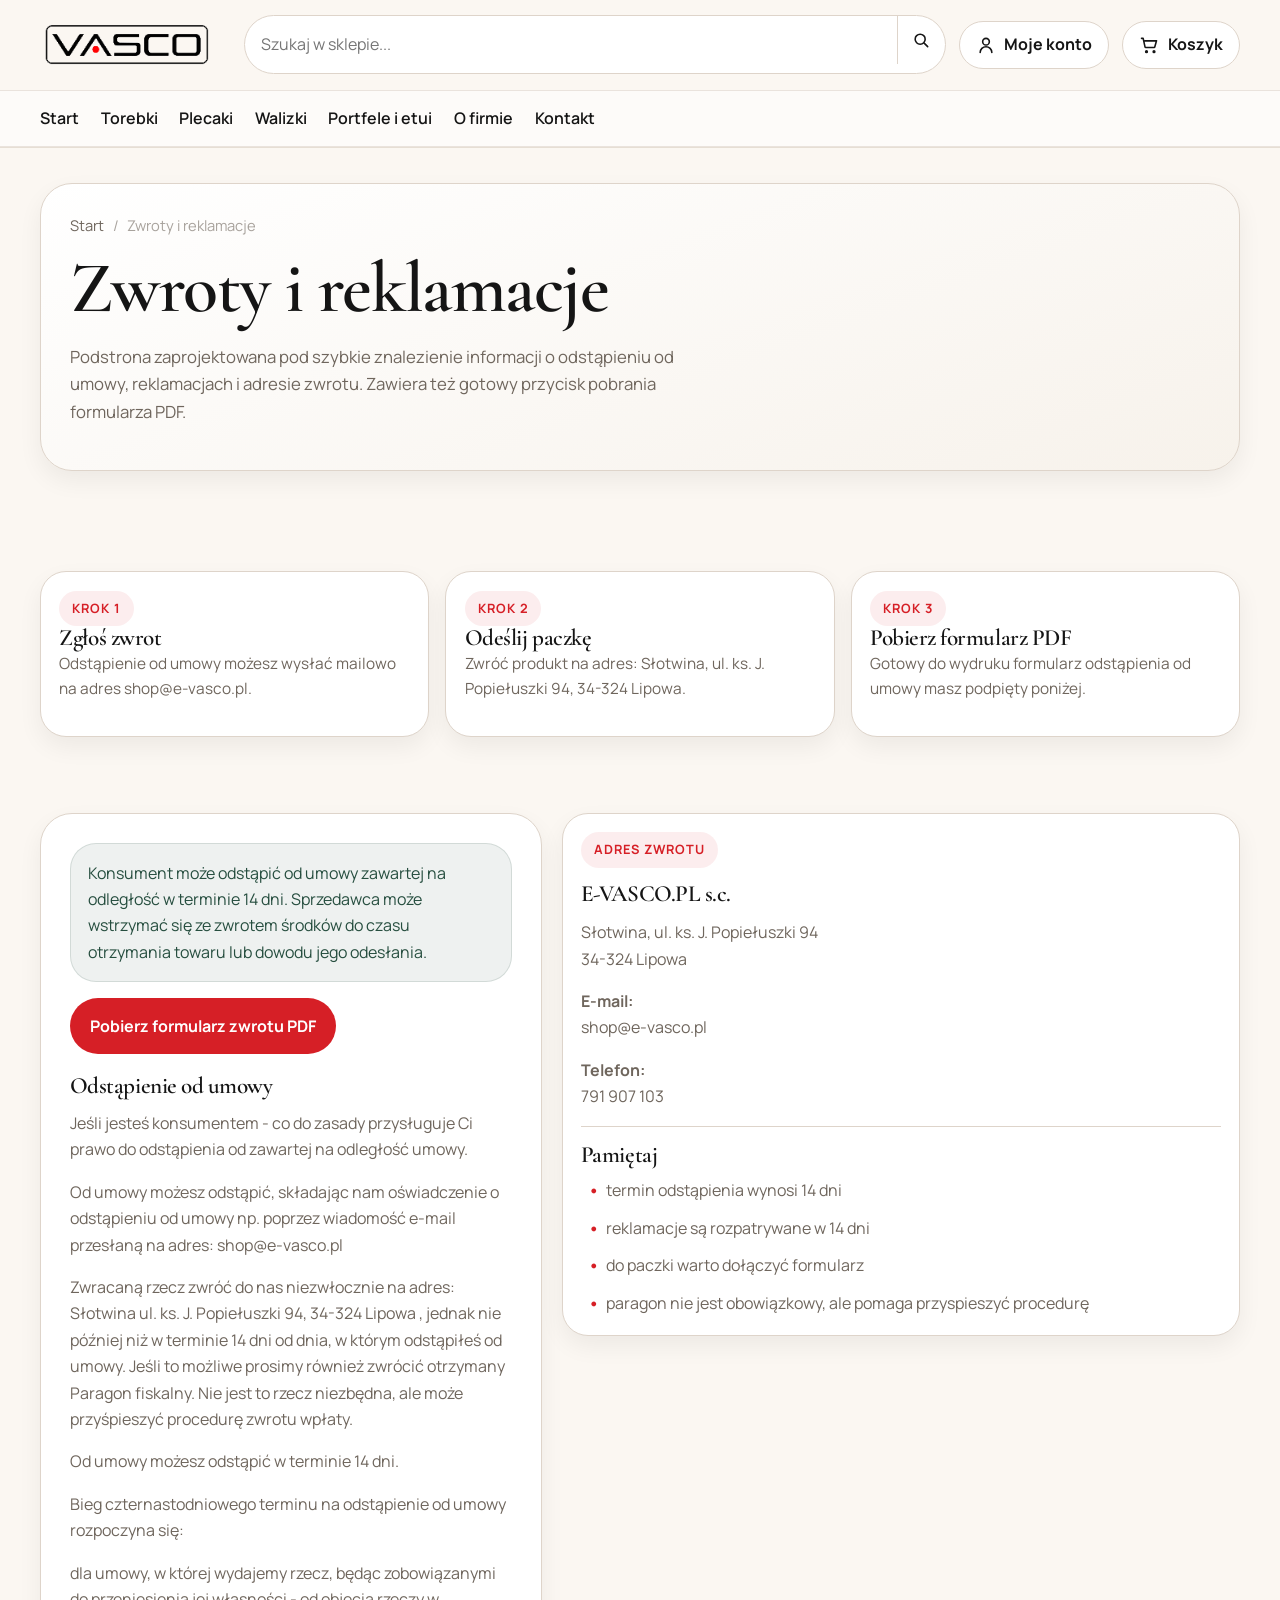
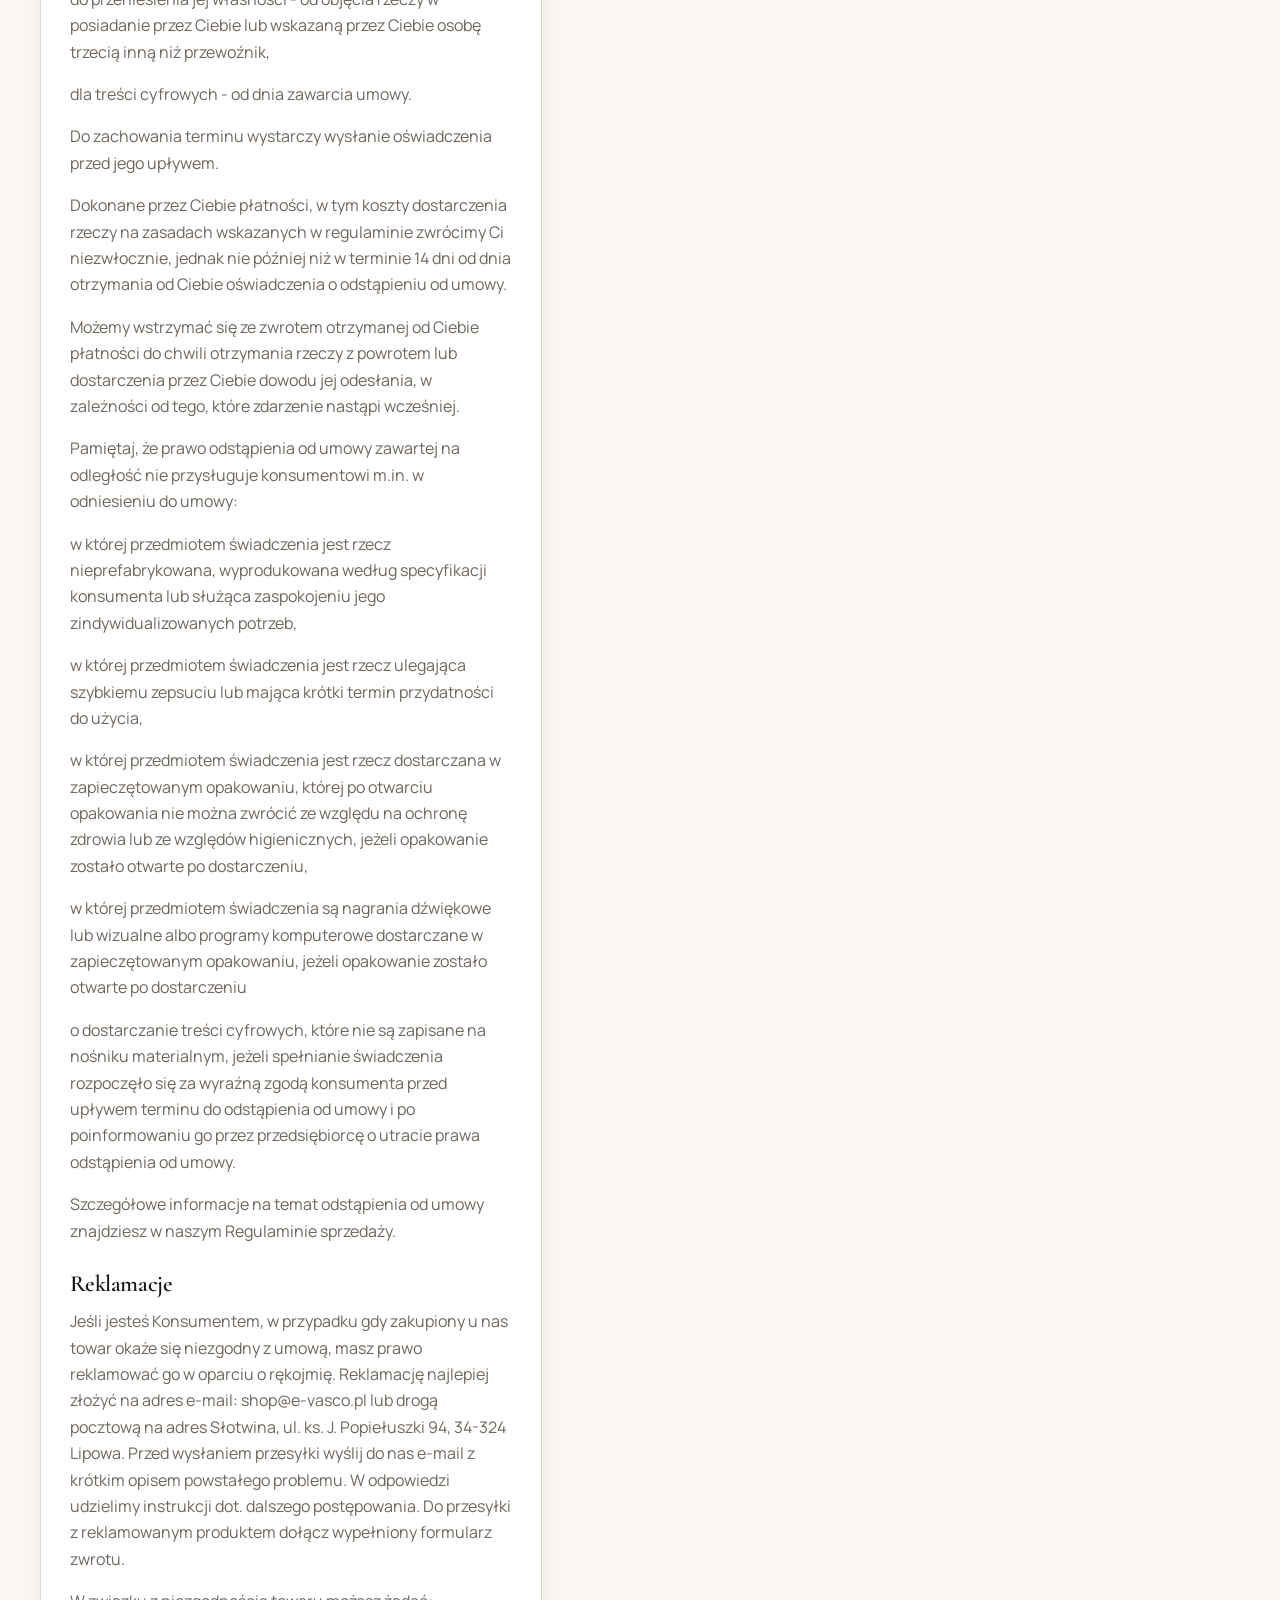
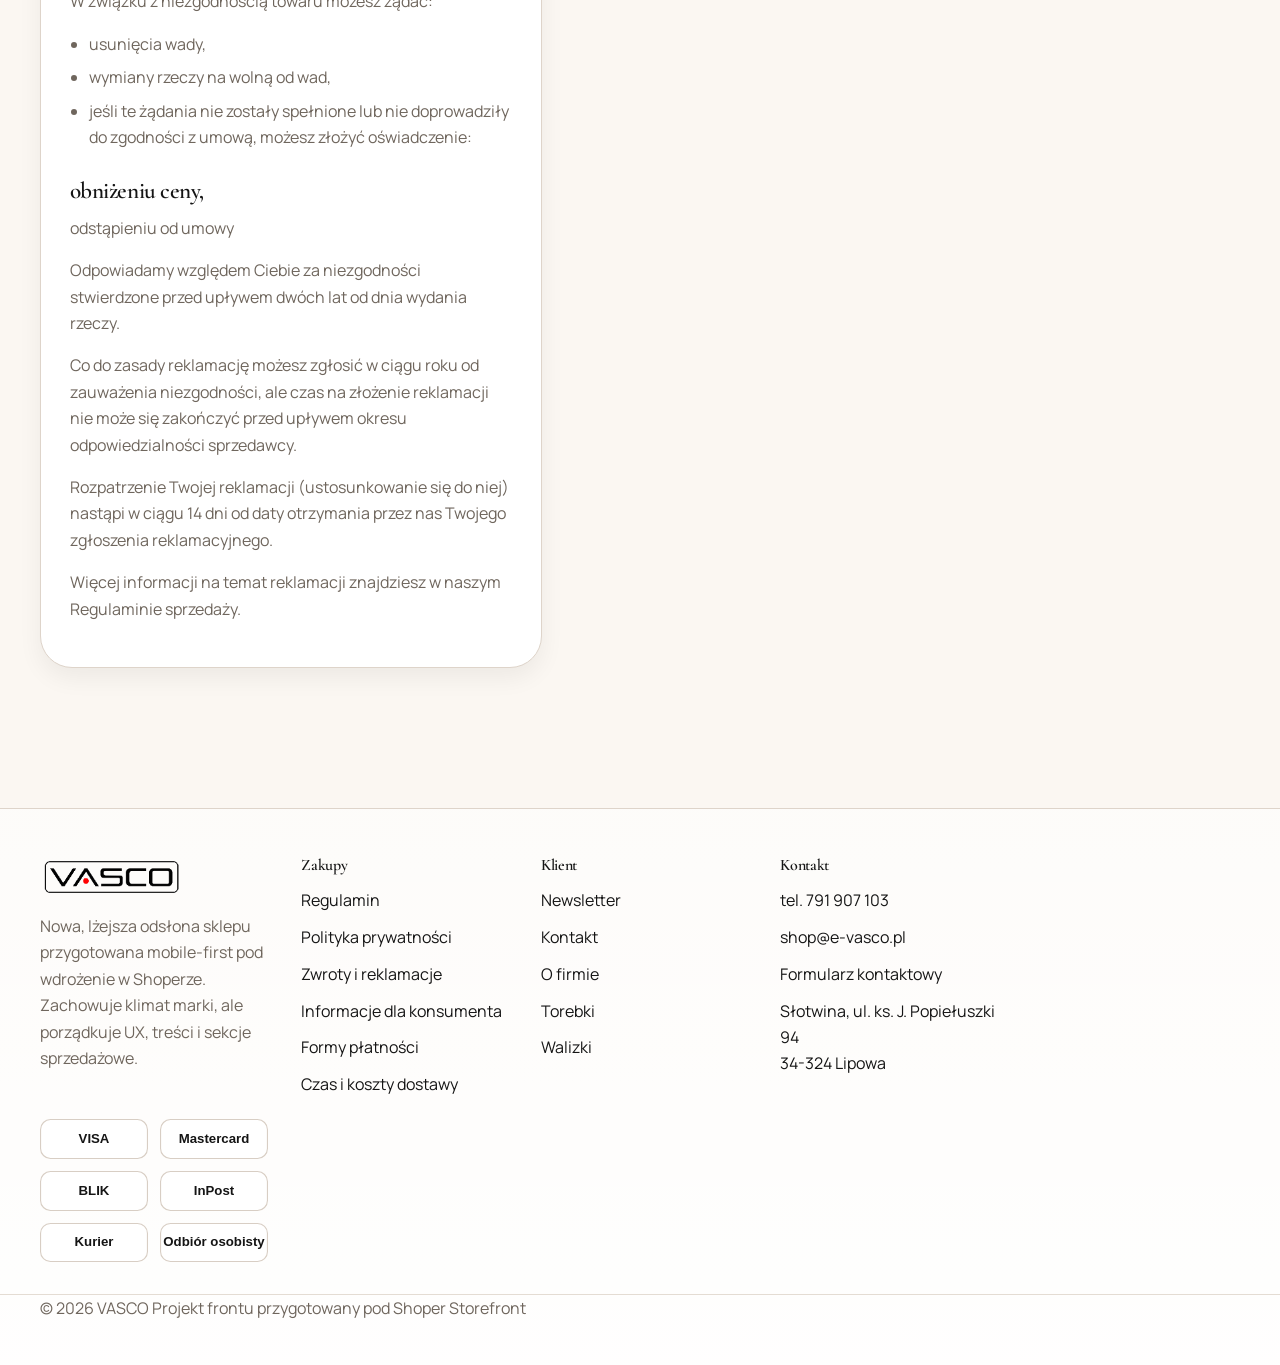
<file: zwroty-i-reklamacje.html>
<!doctype html>
<html lang="pl">
<head>
  <meta charset="utf-8">
  <meta name="viewport" content="width=device-width, initial-scale=1">
  <title>VASCO - zwroty i reklamacje</title>
  <meta name="description" content="Zwroty, reklamacje i formularz PDF do pobrania.">
  <link rel="stylesheet" href="assets/css/style.css">
</head>
<body>

<div class="drawer-overlay" data-drawer-overlay></div>
<aside class="mobile-drawer" data-mobile-drawer>
  <div class="drawer-head">
    <img src="assets/img/logo-transparent.png" alt="VASCO" style="width:130px; background:transparent">
    <button class="btn btn-secondary" type="button" data-drawer-close>Zamknij</button>
  </div>
  <nav class="drawer-nav" aria-label="Mobilne menu">
    <a href="index.html">Start</a><a href="kategoria.html?category=Torebki">Torebki</a><a href="kategoria.html?category=Plecaki">Plecaki</a><a href="kategoria.html?category=Walizki">Walizki</a><a href="kategoria.html?category=Portfele%20i%20etui">Portfele i etui</a><a href="o-firmie.html">O firmie</a><a href="kontakt.html">Kontakt</a><a href="platnosci.html">Płatności</a><a href="dostawa.html">Dostawa</a><a href="zwroty-i-reklamacje.html">Zwroty i reklamacje</a><a href="regulamin.html">Regulamin</a>
  </nav>
  <div class="drawer-footer" style="margin-top:1rem">
    <a href="tel:+48791907103">791 907 103</a>
    <a href="mailto:shop@e-vasco.pl">shop@e-vasco.pl</a>
  </div>
</aside>

<header class="site-header">
  <div class="site-header-main">
    <div class="container">
      <div class="header-bar">
        <button class="burger" type="button" aria-label="Otwórz menu" data-nav-toggle>
          <span class="burger-lines"></span>
        </button>

        <a class="site-logo-link" href="index.html" aria-label="VASCO - strona główna">
          <img class="site-logo" src="assets/img/logo-transparent.png" alt="VASCO">
        </a>

        <div class="header-mobile-icons">
          <a class="icon-action" href="#" aria-label="Moje konto">
            <svg viewBox="0 0 24 24" aria-hidden="true"><path d="M19 21a7 7 0 0 0-14 0"/><circle cx="12" cy="8" r="4"/></svg>
          </a>
          <a class="icon-action" href="#" aria-label="Koszyk">
            <svg viewBox="0 0 24 24" aria-hidden="true"><circle cx="9" cy="20" r="1"/><circle cx="18" cy="20" r="1"/><path d="M3 4h2l2.2 10.2a1 1 0 0 0 1 .8h9.8a1 1 0 0 0 1-.8L21 7H7"/></svg>
          </a>
        </div>
      </div>

      <div class="header-tools">
        <form class="search-form" action="#" method="get" role="search">
          <input type="search" placeholder="Szukaj w sklepie..." aria-label="Szukaj w sklepie">
          <button type="submit" aria-label="Szukaj">
            <svg viewBox="0 0 24 24" aria-hidden="true"><circle cx="11" cy="11" r="6"/><path d="M20 20l-4.2-4.2"/></svg>
          </button>
        </form>
        <a class="header-action header-action--account" href="#" aria-label="Moje konto">
          <svg viewBox="0 0 24 24" aria-hidden="true"><path d="M19 21a7 7 0 0 0-14 0"/><circle cx="12" cy="8" r="4"/></svg>
          <span class="label">Moje konto</span>
        </a>
        <a class="header-action" href="#" aria-label="Koszyk">
          <svg viewBox="0 0 24 24" aria-hidden="true"><circle cx="9" cy="20" r="1"/><circle cx="18" cy="20" r="1"/><path d="M3 4h2l2.2 10.2a1 1 0 0 0 1 .8h9.8a1 1 0 0 0 1-.8L21 7H7"/></svg>
          <span class="label">Koszyk</span>
        </a>
      </div>
    </div>
  </div>
  <nav class="main-nav" aria-label="Główne menu">
    <div class="container">
      <ul class="main-nav-list">
        <li><a href="index.html" class="nav-link-home">Start</a></li>
        <li><a href="kategoria.html?category=Torebki">Torebki</a></li>
        <li><a href="kategoria.html?category=Plecaki">Plecaki</a></li>
        <li><a href="kategoria.html?category=Walizki">Walizki</a></li>
        <li><a href="kategoria.html?category=Portfele%20i%20etui">Portfele i etui</a></li>
        <li><a href="o-firmie.html">O firmie</a></li>
        <li><a href="kontakt.html">Kontakt</a></li>
      </ul>
    </div>
  </nav>
</header>

<main>

<section class="page-hero">
  <div class="container">
    <div class="page-hero-card">
      <nav class="breadcrumbs" aria-label="Breadcrumbs">
        <a href="index.html">Start</a>
        <span>/</span>
        <span>Zwroty i reklamacje</span>
      </nav>
      <h1>Zwroty i reklamacje</h1>
      <p class="lead" style="margin-top:1rem">Podstrona zaprojektowana pod szybkie znalezienie informacji o odstąpieniu od umowy, reklamacjach i adresie zwrotu. Zawiera też gotowy przycisk pobrania formularza PDF.</p>
    </div>
  </div>
</section>

<section class="section section-sm">
  <div class="container info-grid">
    <article class="summary-card">
      <div class="summary-card-body">
        <span class="eyebrow">Krok 1</span>
        <h3>Zgłoś zwrot</h3>
        <p>Odstąpienie od umowy możesz wysłać mailowo na adres shop@e-vasco.pl.</p>
      </div>
    </article>
    <article class="summary-card">
      <div class="summary-card-body">
        <span class="eyebrow">Krok 2</span>
        <h3>Odeślij paczkę</h3>
        <p>Zwróć produkt na adres: Słotwina, ul. ks. J. Popiełuszki 94, 34-324 Lipowa.</p>
      </div>
    </article>
    <article class="summary-card">
      <div class="summary-card-body">
        <span class="eyebrow">Krok 3</span>
        <h3>Pobierz formularz PDF</h3>
        <p>Gotowy do wydruku formularz odstąpienia od umowy masz podpięty poniżej.</p>
      </div>
    </article>
  </div>
</section>

<section class="section section-sm" style="padding-top:0">
  <div class="container split-layout">
    <article class="content-prose">
      <div class="notice-strip" style="margin-bottom:1rem">
        Konsument może odstąpić od umowy zawartej na odległość w terminie 14 dni. Sprzedawca może wstrzymać się ze zwrotem środków do czasu otrzymania towaru lub dowodu jego odesłania.
      </div>
      <a class="btn btn-accent" href="assets/pdf/formularz-zwrotu-vasco.pdf" download>Pobierz formularz zwrotu PDF</a>
      <div style="margin-top:1.25rem">
        <h3>Odstąpienie od umowy</h3><p>Jeśli jesteś konsumentem - co do zasady przysługuje Ci prawo do odstąpienia od zawartej na odległość umowy.</p>
<p>Od umowy możesz odstąpić, składając nam oświadczenie o odstąpieniu od umowy np. poprzez wiadomość e-mail przesłaną na adres: shop@e-vasco.pl</p>
<p>Zwracaną rzecz zwróć do nas niezwłocznie na adres: Słotwina ul. ks. J. Popiełuszki 94, 34-324 Lipowa , jednak nie później niż w terminie 14 dni od dnia, w którym odstąpiłeś od umowy. Jeśli to możliwe prosimy również zwrócić otrzymany Paragon fiskalny. Nie jest to rzecz niezbędna, ale może przyśpieszyć procedurę zwrotu wpłaty.</p>
<p>Od umowy możesz odstąpić w terminie 14 dni.</p>
<p>Bieg czternastodniowego terminu na odstąpienie od umowy rozpoczyna się:</p>
<p>dla umowy, w której wydajemy rzecz, będąc zobowiązanymi do przeniesienia jej własności - od objęcia rzeczy w posiadanie przez Ciebie lub wskazaną przez Ciebie osobę trzecią inną niż przewoźnik,</p><p>dla treści cyfrowych - od dnia zawarcia umowy.</p><p>Do zachowania terminu wystarczy wysłanie oświadczenia przed jego upływem.</p>
<p>Dokonane przez Ciebie płatności, w tym koszty dostarczenia rzeczy na zasadach wskazanych w regulaminie zwrócimy Ci niezwłocznie, jednak nie później niż w terminie 14 dni od dnia otrzymania od Ciebie oświadczenia o odstąpieniu od umowy.</p>
<p>Możemy wstrzymać się ze zwrotem otrzymanej od Ciebie płatności do chwili otrzymania rzeczy z powrotem lub dostarczenia przez Ciebie dowodu jej odesłania, w zależności od tego, które zdarzenie nastąpi wcześniej.</p>
<p>Pamiętaj, że prawo odstąpienia od umowy zawartej na odległość nie przysługuje konsumentowi m.in. w odniesieniu do umowy:</p>
<p>w której przedmiotem świadczenia jest rzecz nieprefabrykowana, wyprodukowana według specyfikacji konsumenta lub służąca zaspokojeniu jego zindywidualizowanych potrzeb,</p><p>w której przedmiotem świadczenia jest rzecz ulegająca szybkiemu zepsuciu lub mająca krótki termin przydatności do użycia,</p><p>w której przedmiotem świadczenia jest rzecz dostarczana w zapieczętowanym opakowaniu, której po otwarciu opakowania nie można zwrócić ze względu na ochronę zdrowia lub ze względów higienicznych, jeżeli opakowanie zostało otwarte po dostarczeniu,</p><p>w której przedmiotem świadczenia są nagrania dźwiękowe lub wizualne albo programy komputerowe dostarczane w zapieczętowanym opakowaniu, jeżeli opakowanie zostało otwarte po dostarczeniu</p><p>o dostarczanie treści cyfrowych, które nie są zapisane na nośniku materialnym, jeżeli spełnianie świadczenia rozpoczęło się za wyraźną zgodą konsumenta przed upływem terminu do odstąpienia od umowy i po poinformowaniu go przez przedsiębiorcę o utracie prawa odstąpienia od umowy.</p><p>Szczegółowe informacje na temat odstąpienia od umowy znajdziesz w naszym Regulaminie sprzedaży.</p>
<h3>Reklamacje</h3><p>Jeśli jesteś Konsumentem, w przypadku gdy zakupiony u nas towar okaże się niezgodny z umową, masz prawo reklamować go w oparciu o rękojmię. Reklamację najlepiej złożyć na adres e-mail: shop@e-vasco.pl lub drogą pocztową na adres Słotwina, ul. ks. J. Popiełuszki 94, 34-324 Lipowa. Przed wysłaniem przesyłki wyślij do nas e-mail z krótkim opisem powstałego problemu. W odpowiedzi udzielimy instrukcji dot. dalszego postępowania. Do przesyłki z reklamowanym produktem dołącz wypełniony formularz zwrotu.</p>
<p>W związku z niezgodnością towaru możesz żądać:</p>
<ul><li>usunięcia wady,</li><li>wymiany rzeczy na wolną od wad,</li><li>jeśli te żądania nie zostały spełnione lub nie doprowadziły do zgodności z umową, możesz złożyć oświadczenie:</li></ul>
<h3>obniżeniu ceny,</h3><p>odstąpieniu od umowy</p><p>Odpowiadamy względem Ciebie za niezgodności stwierdzone przed upływem dwóch lat od dnia wydania rzeczy.</p>
<p>Co do zasady reklamację możesz zgłosić w ciągu roku od zauważenia niezgodności, ale czas na złożenie reklamacji nie może się zakończyć przed upływem okresu odpowiedzialności sprzedawcy.</p>
<p>Rozpatrzenie Twojej reklamacji (ustosunkowanie się do niej) nastąpi w ciągu 14 dni od daty otrzymania przez nas Twojego zgłoszenia reklamacyjnego.</p>
<p>Więcej informacji na temat reklamacji znajdziesz w naszym Regulaminie sprzedaży.</p>
      </div>
    </article>
    <aside class="sidebar-card">
      <span class="eyebrow">Adres zwrotu</span>
      <h3 style="margin:.9rem 0 .8rem">E-VASCO.PL s.c.</h3>
      <p>Słotwina, ul. ks. J. Popiełuszki 94<br>34-324 Lipowa</p>
      <p><strong>E-mail:</strong><br>shop@e-vasco.pl</p>
      <p><strong>Telefon:</strong><br>791 907 103</p>
      <hr class="soft" style="margin:1rem 0">
      <h3 style="margin-bottom:.65rem">Pamiętaj</h3>
      <ul class="check-list">
        <li>termin odstąpienia wynosi 14 dni</li>
        <li>reklamacje są rozpatrywane w 14 dni</li>
        <li>do paczki warto dołączyć formularz</li>
        <li>paragon nie jest obowiązkowy, ale pomaga przyspieszyć procedurę</li>
      </ul>
    </aside>
  </div>
</section>

</main>

<footer class="site-footer">
  <div class="footer-main">
    <div class="container footer-grid">
      <div class="footer-brand">
        <img src="assets/img/logo-transparent.png" alt="VASCO">
        <p>Nowa, lżejsza odsłona sklepu przygotowana mobile-first pod wdrożenie w Shoperze. Zachowuje klimat marki, ale porządkuje UX, treści i sekcje sprzedażowe.</p>
        <div class="footer-logos"><img src="assets/img/badges/payment-visa.svg" alt="Visa"><img src="assets/img/badges/payment-mastercard.svg" alt="Mastercard"><img src="assets/img/badges/payment-blik.svg" alt="BLIK"><img src="assets/img/badges/shipping-inpost.svg" alt="InPost"><img src="assets/img/badges/shipping-courier.svg" alt="Kurier"><img src="assets/img/badges/shipping-pickup.svg" alt="Odbiór osobisty"></div>
      </div>
      <div class="footer-col"><h3>Zakupy</h3><nav class="footer-nav"><a href="regulamin.html">Regulamin</a><a href="polityka-prywatnosci.html">Polityka prywatności</a><a href="zwroty-i-reklamacje.html">Zwroty i reklamacje</a><a href="informacja-dla-konsumenta.html">Informacje dla konsumenta</a><a href="platnosci.html">Formy płatności</a><a href="dostawa.html">Czas i koszty dostawy</a></nav></div><div class="footer-col"><h3>Klient</h3><nav class="footer-nav"><a href="newsletter.html">Newsletter</a><a href="kontakt.html">Kontakt</a><a href="o-firmie.html">O firmie</a><a href="kategoria.html?category=Torebki">Torebki</a><a href="kategoria.html?category=Walizki">Walizki</a></nav></div>
      <div class="footer-col">
        <h3>Kontakt</h3>
        <nav class="footer-nav">
          <a href="tel:+48791907103">tel. 791 907 103</a>
          <a href="mailto:shop@e-vasco.pl">shop@e-vasco.pl</a>
          <a href="kontakt.html">Formularz kontaktowy</a>
          <span>Słotwina, ul. ks. J. Popiełuszki 94<br>34-324 Lipowa</span>
        </nav>
      </div>
    </div>
  </div>
  <div class="footer-bottom">
    <div class="container">
      <span>© <span data-current-year></span> VASCO</span>
      <span>Projekt frontu przygotowany pod Shoper Storefront</span>
    </div>
  </div>
</footer>

<script src="assets/js/products.js"></script>
<script src="assets/js/main.js"></script>
</body>
</html>
</file>
<file: assets/css/style.css>
@import url("https://fonts.googleapis.com/css2?family=Cormorant+Garamond:wght@500;600;700&family=Manrope:wght@400;500;600;700;800&display=swap");

:root {
  --color-bg: #fbf7f2;
  --color-surface: #ffffff;
  --color-surface-alt: #efe2d6;
  --color-surface-soft: #f4ede6;
  --color-text: #151515;
  --color-text-muted: #6f665d;
  --color-border: #ded4ca;
  --color-taupe: #b89a83;
  --color-mocha: #8a6b55;
  --color-accent: #d61f26;
  --color-accent-hover: #b7181e;
  --color-success: #264e3f;
  --color-success-soft: #e8f0ec;
  --shadow-sm: 0 10px 24px rgba(18, 18, 18, 0.06);
  --shadow-md: 0 20px 50px rgba(18, 18, 18, 0.1);
  --radius-sm: 12px;
  --radius-md: 18px;
  --radius-lg: 26px;
  --radius-xl: 32px;
  --container: min(1200px, calc(100vw - 2rem));
  --transition: 220ms ease;
}

*,
*::before,
*::after {
  box-sizing: border-box;
}

html {
  scroll-behavior: smooth;
}

body {
  margin: 0;
  font-family: "Manrope", ui-sans-serif, system-ui, -apple-system, BlinkMacSystemFont, "Segoe UI", sans-serif;
  font-size: 16px;
  line-height: 1.65;
  background: var(--color-bg);
  color: var(--color-text);
  text-rendering: optimizeLegibility;
  overflow-x: hidden;
}

img {
  max-width: 100%;
  display: block;
}

a {
  color: inherit;
  text-decoration: none;
}

button,
input,
textarea,
select {
  font: inherit;
}

button {
  cursor: pointer;
}

.container {
  width: var(--container);
  margin-inline: auto;
}

.section {
  padding: 3.75rem 0;
}

.section-sm {
  padding: 2.5rem 0;
}

.section-head {
  display: grid;
  gap: .75rem;
  margin-bottom: 1.5rem;
}

.eyebrow {
  display: inline-flex;
  width: fit-content;
  align-items: center;
  gap: .55rem;
  padding: .45rem .8rem;
  border-radius: 999px;
  background: rgba(214, 31, 38, 0.08);
  color: var(--color-accent);
  font-size: .8rem;
  font-weight: 700;
  letter-spacing: .08em;
  text-transform: uppercase;
}

h1, h2, h3, h4 {
  margin: 0;
  line-height: 1.05;
  letter-spacing: -.02em;
  font-family: "Cormorant Garamond", Georgia, serif;
  font-weight: 600;
}

h1 {
  font-size: clamp(2.2rem, 8vw, 4.5rem);
}

h2 {
  font-size: clamp(1.65rem, 5vw, 3rem);
}

h3 {
  font-size: clamp(1.1rem, 3vw, 1.45rem);
}

p {
  margin: 0 0 1rem;
  color: var(--color-text-muted);
}

.lead {
  font-size: 1.05rem;
  max-width: 64ch;
}

.small {
  font-size: .94rem;
}

.muted {
  color: var(--color-text-muted);
}

.kicker {
  font-size: .9rem;
  font-weight: 600;
  color: var(--color-mocha);
}

.btn,
button.btn {
  display: inline-flex;
  align-items: center;
  justify-content: center;
  gap: .65rem;
  min-height: 48px;
  padding: .85rem 1.2rem;
  border-radius: 999px;
  border: 1px solid transparent;
  transition: transform var(--transition), background var(--transition), border-color var(--transition), color var(--transition), box-shadow var(--transition);
  font-weight: 700;
}

.btn:hover {
  transform: translateY(-1px);
}

.btn-primary {
  background: var(--color-text);
  color: #fff;
  box-shadow: var(--shadow-sm);
}

.btn-primary:hover {
  background: #000;
}

.btn-secondary {
  background: var(--color-surface);
  border-color: var(--color-border);
  color: var(--color-text);
}

.btn-secondary:hover {
  border-color: var(--color-taupe);
}

.btn-accent {
  background: var(--color-accent);
  color: #fff;
}

.btn-accent:hover {
  background: var(--color-accent-hover);
}

.btn-ghost {
  background: transparent;
  border-color: var(--color-border);
}

.site-topbar {
  display: none;
}

.site-header {
  position: sticky;
  top: 0;
  z-index: 40;
  background: rgba(251, 247, 242, 0.96);
  backdrop-filter: blur(12px);
  border-bottom: 1px solid rgba(222, 212, 202, 0.72);
}

.site-header-main {
  padding: .95rem 0 1rem;
}

.site-header-main .container {
  display: grid;
  gap: .8rem;
}

.header-bar {
  display: flex;
  align-items: center;
  justify-content: space-between;
  gap: .75rem;
}

.site-logo-link {
  display: inline-flex;
  align-items: center;
  justify-content: center;
  min-width: 0;
}

.site-logo {
  width: min(182px, 46vw);
  height: auto;
  background: transparent;
}

.header-mobile-icons {
  display: inline-flex;
  align-items: center;
  gap: .5rem;
  flex-shrink: 0;
}

.icon-action,
.search-form button {
  width: 48px;
  height: 48px;
  border-radius: 999px;
  border: 1px solid var(--color-border);
  background: var(--color-surface);
  color: var(--color-text);
  display: inline-flex;
  align-items: center;
  justify-content: center;
  box-shadow: none;
}

.icon-action svg,
.header-action svg,
.search-form svg {
  width: 20px;
  height: 20px;
  stroke: currentColor;
  fill: none;
  stroke-width: 1.9;
  stroke-linecap: round;
  stroke-linejoin: round;
  flex-shrink: 0;
}

.header-tools {
  display: grid;
  grid-template-columns: minmax(0, 1fr);
  gap: .7rem;
  width: 100%;
}

.search-form {
  display: flex;
  align-items: stretch;
  width: 100%;
  border: 1px solid var(--color-border);
  background: var(--color-surface);
  border-radius: 999px;
  overflow: hidden;
  min-width: 0;
}

.search-form input {
  flex: 1;
  min-width: 0;
  border: 0;
  padding: .95rem 1rem;
  background: transparent;
}

.search-form button {
  min-width: 48px;
  width: 48px;
  border: 0;
  border-left: 1px solid var(--color-border);
  border-radius: 0;
  background: transparent;
}

.header-action {
  display: none;
  align-items: center;
  gap: .55rem;
  min-height: 48px;
  padding: 0 1rem;
  border-radius: 999px;
  border: 1px solid var(--color-border);
  background: var(--color-surface);
  white-space: nowrap;
  font-weight: 700;
}

.header-action:hover,
.icon-action:hover,
.search-form button:hover {
  border-color: var(--color-taupe);
  transform: translateY(-1px);
}

.burger {
  border: 1px solid var(--color-border);
  background: var(--color-surface);
  width: 48px;
  height: 48px;
  border-radius: 50%;
  display: inline-grid;
  place-items: center;
  flex-shrink: 0;
}

.burger-lines,
.burger-lines::before,
.burger-lines::after {
  content: "";
  display: block;
  width: 18px;
  height: 2px;
  background: var(--color-text);
  border-radius: 999px;
  transition: transform var(--transition), opacity var(--transition);
}

.burger-lines::before {
  transform: translateY(-6px);
}

.burger-lines::after {
  transform: translateY(4px);
}

.mobile-nav-open .burger-lines {
  background: transparent;
}
.mobile-nav-open .burger-lines::before {
  transform: translateY(0) rotate(45deg);
}
.mobile-nav-open .burger-lines::after {
  transform: translateY(-2px) rotate(-45deg);
}

.main-nav {
  display: none;
  border-top: 1px solid rgba(222, 212, 202, 0.6);
  border-bottom: 1px solid rgba(222, 212, 202, 0.6);
  background: rgba(255,255,255,.6);
}

.main-nav-list {
  list-style: none;
  display: flex;
  gap: 1.35rem;
  padding: .9rem 0;
  margin: 0;
  align-items: center;
  flex-wrap: wrap;
}

.main-nav-list a {
  position: relative;
  font-weight: 600;
}

.main-nav-list a::after {
  content: "";
  position: absolute;
  left: 0;
  bottom: -.35rem;
  width: 100%;
  height: 2px;
  background: var(--color-accent);
  transform: scaleX(0);
  transform-origin: left;
  transition: transform var(--transition);
}

.main-nav-list a:hover::after,
.main-nav-list a.active::after {
  transform: scaleX(1);
}

.mobile-drawer {
  position: fixed;
  inset: 0 auto 0 0;
  width: min(100%, 360px);
  background: var(--color-surface);
  transform: translateX(-100%);
  transition: transform var(--transition);
  z-index: 60;
  padding: 1rem;
  overflow: auto;
  box-shadow: var(--shadow-md);
}

.mobile-nav-open .mobile-drawer {
  transform: translateX(0);
}

.drawer-overlay {
  position: fixed;
  inset: 0;
  background: rgba(18,18,18,.36);
  opacity: 0;
  pointer-events: none;
  transition: opacity var(--transition);
  z-index: 50;
}

.mobile-nav-open .drawer-overlay {
  opacity: 1;
  pointer-events: auto;
}

.drawer-head {
  display: flex;
  align-items: center;
  justify-content: space-between;
  gap: .75rem;
  margin-bottom: 1rem;
}

.drawer-head img,
.footer-brand img {
  background: transparent;
}

.drawer-nav,
.drawer-footer {
  display: grid;
  gap: .85rem;
}

.drawer-nav a,
.drawer-footer a {
  padding: .75rem .85rem;
  border: 1px solid var(--color-border);
  border-radius: var(--radius-md);
  background: var(--color-bg);
}

.hero {
  padding: 2rem 0 3.5rem;
}

.hero-grid {
  display: grid;
  gap: 1.5rem;
  align-items: stretch;
}

.hero-copy,
.hero-visual {
  padding: 1.35rem;
  border-radius: var(--radius-xl);
  background: linear-gradient(180deg, rgba(255,255,255,.82), rgba(255,255,255,.92));
  border: 1px solid rgba(222, 212, 202, 0.9);
}

.hero-copy {
  display: flex;
  flex-direction: column;
  justify-content: center;
  gap: 1.15rem;
}

.hero-actions {
  display: flex;
  flex-wrap: wrap;
  gap: .8rem;
}

.hero-stats {
  display: grid;
  grid-template-columns: repeat(2, minmax(0,1fr));
  gap: .8rem;
}

.hero-stat {
  padding: 1rem;
  border-radius: var(--radius-md);
  background: var(--color-surface);
  border: 1px solid var(--color-border);
}

.hero-stat strong {
  display: block;
  font-size: 1.1rem;
  color: var(--color-text);
}

.hero-visual {
  overflow: hidden;
  position: relative;
  min-height: 340px;
  background:
    radial-gradient(circle at top right, rgba(214,31,38,.08), transparent 24rem),
    radial-gradient(circle at bottom left, rgba(184,154,131,.22), transparent 18rem),
    linear-gradient(160deg, #f8f1ea 0%, #ffffff 56%, #f4ede6 100%);
}

.hero-card {
  position: absolute;
  background: rgba(255,255,255,.9);
  border: 1px solid rgba(222, 212, 202, 0.9);
  box-shadow: var(--shadow-sm);
  border-radius: 24px;
  padding: 1rem;
}

.hero-card--bag {
  width: min(68vw, 330px);
  left: 1rem;
  bottom: 1rem;
}

.hero-card--note {
  right: 1rem;
  top: 1rem;
  width: min(48vw, 220px);
}

.hero-card--accent {
  right: 1rem;
  bottom: 1rem;
  width: min(48vw, 210px);
  background: #161616;
  color: white;
}

.hero-card--accent p {
  color: rgba(255,255,255,.75);
}

.hero-card img {
  border-radius: 18px;
}

.metric-strip {
  display: grid;
  gap: 1rem;
  margin-top: 1.25rem;
}

.metric-item {
  background: var(--color-surface);
  border: 1px solid var(--color-border);
  border-radius: var(--radius-md);
  padding: 1rem 1.1rem;
  box-shadow: var(--shadow-sm);
}

.metric-item strong {
  display: block;
  font-size: 1rem;
  margin-bottom: .2rem;
}

.card-grid {
  display: grid;
  gap: 1rem;
}

.category-card,
.product-card,
.info-card,
.story-card,
.article-card,
.brand-card,
.contact-card,
.faq-card,
.payment-card,
.delivery-card,
.notice-card,
.summary-card {
  background: var(--color-surface);
  border: 1px solid var(--color-border);
  border-radius: var(--radius-lg);
  overflow: hidden;
  box-shadow: var(--shadow-sm);
}

.category-card img,
.product-card img,
.article-card img {
  aspect-ratio: 4 / 4.6;
  object-fit: cover;
  width: 100%;
  background: var(--color-surface-soft);
}

.category-card-body,
.product-card-body,
.info-card-body,
.story-card-body,
.article-card-body,
.contact-card-body,
.payment-card-body,
.delivery-card-body,
.notice-card-body,
.summary-card-body {
  padding: 1.15rem;
}

.category-card-body {
  display: flex;
  align-items: center;
  justify-content: space-between;
  gap: 1rem;
}

.category-card p,
.product-card p,
.payment-card p,
.delivery-card p,
.story-card p,
.summary-card p,
.info-card p {
  font-size: .96rem;
}

.card-topline {
  display: flex;
  align-items: center;
  gap: .5rem;
  justify-content: space-between;
  margin-bottom: .75rem;
}

.badge {
  display: inline-flex;
  align-items: center;
  gap: .35rem;
  padding: .42rem .7rem;
  border-radius: 999px;
  background: rgba(150, 170, 163, 0.16);
  color: #59726a;
  font-size: .76rem;
  font-weight: 700;
  text-transform: uppercase;
  letter-spacing: .04em;
}

.badge.sale,
.badge.accent {
  background: rgba(214,31,38,.1);
  color: var(--color-accent);
}

.product-card-body {
  display: grid;
  gap: .8rem;
}

.product-brand {
  font-size: .82rem;
  letter-spacing: .08em;
  text-transform: uppercase;
  color: var(--color-mocha);
  font-weight: 700;
}

.product-title {
  font-size: 1rem;
  min-height: 3.1em;
}

.price-row {
  display: flex;
  align-items: baseline;
  gap: .55rem;
  flex-wrap: wrap;
}

.price {
  font-size: 1.34rem;
  color: var(--color-text);
  font-weight: 800;
}

.price-old {
  color: var(--color-text-muted);
  text-decoration: line-through;
}

.product-actions {
  display: flex;
  gap: .7rem;
  flex-wrap: wrap;
}

.product-actions .btn {
  flex: 1 1 auto;
}

.filters {
  display: flex;
  gap: .7rem;
  flex-wrap: wrap;
  margin-bottom: 1.2rem;
}

.filter-chip {
  display: inline-flex;
  align-items: center;
  padding: .65rem .85rem;
  border: 1px solid var(--color-border);
  border-radius: 999px;
  background: rgba(255,255,255,.72);
  font-weight: 600;
}

.filter-chip.is-active {
  background: var(--color-text);
  color: white;
  border-color: var(--color-text);
}

.brand-wall {
  display: grid;
  grid-template-columns: repeat(2, minmax(0,1fr));
  gap: .75rem;
}

.brand-card {
  padding: 1rem;
  text-align: center;
  font-weight: 700;
  background: linear-gradient(180deg, #fff 0%, #fbf7f2 100%);
}

.story-grid,
.info-grid,
.contact-grid,
.payment-grid,
.delivery-grid {
  display: grid;
  gap: 1rem;
}

.story-card {
  overflow: hidden;
}

.story-card img {
  aspect-ratio: 16 / 11;
  width: 100%;
  object-fit: cover;
}

.quote {
  padding: 1.25rem 1.35rem;
  background: var(--color-surface-alt);
  border-radius: var(--radius-lg);
  border: 1px solid var(--color-border);
  color: var(--color-text);
}

.quote p {
  color: var(--color-text);
  font-size: 1.08rem;
  margin-bottom: .4rem;
}

.list-clean,
.check-list {
  padding: 0;
  margin: 0;
  list-style: none;
  display: grid;
  gap: .7rem;
}

.check-list li,
.list-clean li {
  position: relative;
  padding-left: 1.55rem;
  color: var(--color-text-muted);
}

.check-list li::before,
.list-clean li::before {
  content: "•";
  position: absolute;
  left: .45rem;
  top: 0;
  color: var(--color-accent);
  font-weight: 800;
}

.icon-badges {
  display: flex;
  flex-wrap: wrap;
  gap: .8rem;
}

.icon-badge {
  display: inline-flex;
  align-items: center;
  gap: .6rem;
  padding: .75rem .9rem;
  border-radius: 999px;
  background: rgba(255,255,255,.8);
  border: 1px solid var(--color-border);
}

.icon-badge img {
  width: 34px;
  height: 34px;
}

.split-layout {
  display: grid;
  gap: 1.25rem;
}

.sidebar-card {
  padding: 1.15rem;
  background: var(--color-surface);
  border: 1px solid var(--color-border);
  border-radius: var(--radius-lg);
  box-shadow: var(--shadow-sm);
}

.table-wrap {
  width: 100%;
  overflow: auto;
  border: 1px solid var(--color-border);
  border-radius: var(--radius-lg);
  background: var(--color-surface);
  box-shadow: var(--shadow-sm);
}

table {
  width: 100%;
  border-collapse: collapse;
  min-width: 680px;
}

th, td {
  text-align: left;
  vertical-align: top;
  padding: 1rem;
  border-bottom: 1px solid var(--color-border);
}

th {
  background: var(--color-surface-soft);
  color: var(--color-text);
  font-size: .95rem;
}

tbody tr:last-child td {
  border-bottom: 0;
}

.page-hero {
  padding: 2.2rem 0 1.5rem;
}

.page-hero-card {
  background: linear-gradient(160deg, #ffffff 0%, #f7f2eb 100%);
  border: 1px solid var(--color-border);
  border-radius: var(--radius-xl);
  padding: 1.5rem;
  box-shadow: var(--shadow-sm);
}

.breadcrumbs {
  display: flex;
  gap: .55rem;
  flex-wrap: wrap;
  color: var(--color-text-muted);
  font-size: .92rem;
  margin-bottom: .85rem;
}

.breadcrumbs span {
  opacity: .6;
}

.content-prose,
.legal-article {
  background: var(--color-surface);
  border: 1px solid var(--color-border);
  border-radius: var(--radius-xl);
  padding: 1.35rem;
  box-shadow: var(--shadow-sm);
}

.content-prose h2,
.content-prose h3,
.legal-article h2,
.legal-article h3 {
  margin-top: 1.75rem;
  margin-bottom: .75rem;
}

.content-prose h2:first-child,
.content-prose h3:first-child,
.legal-article h2:first-child,
.legal-article h3:first-child {
  margin-top: 0;
}

.content-prose ul,
.legal-article ul {
  margin: 0 0 1rem;
  padding-left: 1.2rem;
  color: var(--color-text-muted);
}

.content-prose li,
.legal-article li {
  margin-bottom: .45rem;
}

.legal-article p,
.content-prose p {
  max-width: 76ch;
}

.faq-list {
  display: grid;
  gap: .8rem;
}

.faq-item {
  border: 1px solid var(--color-border);
  border-radius: var(--radius-lg);
  background: var(--color-surface);
  box-shadow: var(--shadow-sm);
}

.faq-item summary {
  cursor: pointer;
  list-style: none;
  padding: 1rem 1.15rem;
  font-weight: 700;
  position: relative;
}

.faq-item summary::-webkit-details-marker {
  display: none;
}

.faq-item summary::after {
  content: "+";
  position: absolute;
  right: 1rem;
  top: 50%;
  transform: translateY(-50%);
  font-size: 1.4rem;
  color: var(--color-accent);
}

.faq-item[open] summary::after {
  content: "−";
}

.faq-answer {
  padding: 0 1.15rem 1rem;
}

.cta-banner {
  display: grid;
  gap: 1rem;
  padding: 1.4rem;
  border-radius: var(--radius-xl);
  background: linear-gradient(145deg, #151515, #262626);
  color: white;
  box-shadow: var(--shadow-md);
}

.cta-banner p {
  color: rgba(255,255,255,.78);
}

.newsletter-inline {
  display: grid;
  gap: .8rem;
}

.newsletter-form,
.contact-form {
  display: grid;
  gap: .9rem;
}

.field,
textarea.field,
select.field {
  width: 100%;
  min-height: 52px;
  padding: .95rem 1rem;
  border-radius: 18px;
  border: 1px solid var(--color-border);
  background: var(--color-surface);
  color: var(--color-text);
}

textarea.field {
  min-height: 148px;
  resize: vertical;
}

.form-row {
  display: grid;
  gap: .9rem;
}

.form-note {
  font-size: .92rem;
  color: var(--color-text-muted);
}

.notice-strip {
  background: rgba(38,78,63,.08);
  border: 1px solid rgba(38,78,63,.14);
  color: var(--color-success);
  border-radius: var(--radius-lg);
  padding: 1rem 1.1rem;
}

.detail-layout {
  display: grid;
  gap: 1.2rem;
}

.gallery-card,
.detail-card {
  background: var(--color-surface);
  border: 1px solid var(--color-border);
  border-radius: var(--radius-xl);
  padding: 1rem;
  box-shadow: var(--shadow-sm);
}

.gallery-main {
  border-radius: calc(var(--radius-xl) - 8px);
  overflow: hidden;
  background: var(--color-surface-soft);
}

.thumbnail-row {
  margin-top: .85rem;
  display: grid;
  grid-template-columns: repeat(4, minmax(0,1fr));
  gap: .65rem;
}

.thumbnail-row img {
  border: 1px solid var(--color-border);
  border-radius: 16px;
  background: white;
}

.detail-card .price {
  font-size: 1.7rem;
}

.option-row {
  display: flex;
  gap: .55rem;
  flex-wrap: wrap;
  margin: .65rem 0 1rem;
}

.option-chip {
  padding: .55rem .75rem;
  border-radius: 999px;
  border: 1px solid var(--color-border);
  background: var(--color-bg);
  font-weight: 600;
}

.feature-list {
  display: grid;
  gap: .55rem;
  padding: 0;
  margin: 1rem 0 0;
  list-style: none;
}

.feature-list li {
  display: flex;
  gap: .65rem;
  color: var(--color-text-muted);
}

.feature-list strong {
  color: var(--color-text);
  min-width: 110px;
}

.site-footer {
  margin-top: 4rem;
  border-top: 1px solid var(--color-border);
  background: linear-gradient(180deg, rgba(255,255,255,.58) 0%, rgba(255,255,255,.92) 100%);
}

.footer-main {
  padding: 3rem 0 2rem;
}

.footer-grid {
  display: grid;
  gap: 1.2rem;
}

.footer-brand {
  display: grid;
  gap: 1rem;
}

.footer-brand img {
  width: 150px;
}

.footer-col h3 {
  font-size: 1rem;
  margin-bottom: .85rem;
}

.footer-nav {
  display: grid;
  gap: .65rem;
}

.footer-logos {
  display: flex;
  flex-wrap: wrap;
  gap: .75rem;
  margin-top: 1rem;
}

.footer-logos img {
  width: 108px;
}

.footer-bottom {
  border-top: 1px solid rgba(222, 212, 202, 0.8);
  min-height: 70px;
  color: var(--color-text-muted);
}

.footer-bottom .container {
  min-height: 70px;
  flex-wrap: wrap;
}

hr.soft {
  border: 0;
  border-top: 1px solid var(--color-border);
  margin: 0;
}

@media (min-width: 680px) {
  .section {
    padding: 4.75rem 0;
  }
  .card-grid.categories {
    grid-template-columns: repeat(2, minmax(0,1fr));
  }
  .card-grid.products {
    grid-template-columns: repeat(2, minmax(0,1fr));
  }
  .metric-strip {
    grid-template-columns: repeat(3, minmax(0,1fr));
  }
  .story-grid,
  .info-grid,
  .contact-grid,
  .payment-grid,
  .delivery-grid,
  .footer-grid {
    grid-template-columns: repeat(2, minmax(0,1fr));
  }
  .hero-copy,
  .hero-visual {
    padding: 1.7rem;
  }
  .form-row {
    grid-template-columns: repeat(2, minmax(0,1fr));
  }
  .brand-wall {
    grid-template-columns: repeat(4, minmax(0,1fr));
  }
  .detail-layout {
    grid-template-columns: 1.1fr .9fr;
  }
  .split-layout {
    grid-template-columns: .85fr 1.15fr;
    align-items: start;
  }
}

@media (min-width: 980px) {
  .site-header-main .container {
    grid-template-columns: auto 1fr;
    align-items: center;
    gap: 1.4rem;
  }
  .header-mobile-icons,
  .burger,
  .mobile-drawer,
  .drawer-overlay {
    display: none;
  }
  .header-tools {
    display: flex;
    align-items: center;
    justify-content: flex-end;
    gap: .8rem;
  }
  .header-action {
    display: inline-flex;
  }
  .main-nav {
    display: block;
  }
  .hero {
    padding: 2.8rem 0 4.75rem;
  }
  .hero-grid {
    grid-template-columns: 1.05fr .95fr;
  }
  .card-grid.categories {
    grid-template-columns: repeat(3, minmax(0,1fr));
  }
  .card-grid.products {
    grid-template-columns: repeat(4, minmax(0,1fr));
  }
  .story-grid {
    grid-template-columns: 1.1fr .9fr;
  }
  .info-grid,
  .contact-grid,
  .payment-grid,
  .delivery-grid {
    grid-template-columns: repeat(3, minmax(0,1fr));
  }
  .footer-grid {
    grid-template-columns: 1.1fr repeat(4, minmax(0,1fr));
  }
  .split-layout.category-layout {
    grid-template-columns: 300px 1fr;
  }
  .page-hero-card,
  .content-prose,
  .legal-article {
    padding: 1.8rem;
  }
}

@media (max-width: 979px) {
  .site-topbar,
  .site-topbar .topbar-actions {
    display: none;
  }
  .header-tools {
    display: grid;
  }
  .main-nav {
    display: none;
  }
}

@media (prefers-reduced-motion: reduce) {
  *,
  *::before,
  *::after {
    animation: none !important;
    transition: none !important;
    scroll-behavior: auto !important;
  }
}


.header-action .label {
  display: inline;
}

@media (max-width: 679px) {
  .hero {
    padding: 1.2rem 0 3rem;
  }

  .hero-grid,
  .story-grid,
  .split-layout,
  .detail-layout {
    gap: 1rem;
  }

  .hero-stats {
    grid-template-columns: 1fr;
  }

  .hero-visual {
    min-height: auto;
    padding: 1rem;
    display: grid;
    gap: .85rem;
  }

  .hero-card {
    position: static;
    width: 100% !important;
    left: auto;
    right: auto;
    top: auto;
    bottom: auto;
    padding: .95rem;
  }

  .hero-card--accent {
    background: var(--color-surface);
    color: var(--color-text);
  }

  .hero-card--accent p {
    color: var(--color-text-muted);
  }

  .hero-card--bag img {
    aspect-ratio: 4 / 4.7;
    object-fit: cover;
    width: 100%;
  }

  .category-card-body,
  .product-actions,
  .hero-actions {
    flex-direction: column;
    align-items: stretch;
  }

  .product-actions .btn,
  .category-card-body .btn {
    width: 100%;
  }

  .footer-main {
    padding: 2.3rem 0 1.6rem;
  }

  .footer-logos img {
    width: 92px;
  }
}
</file>
